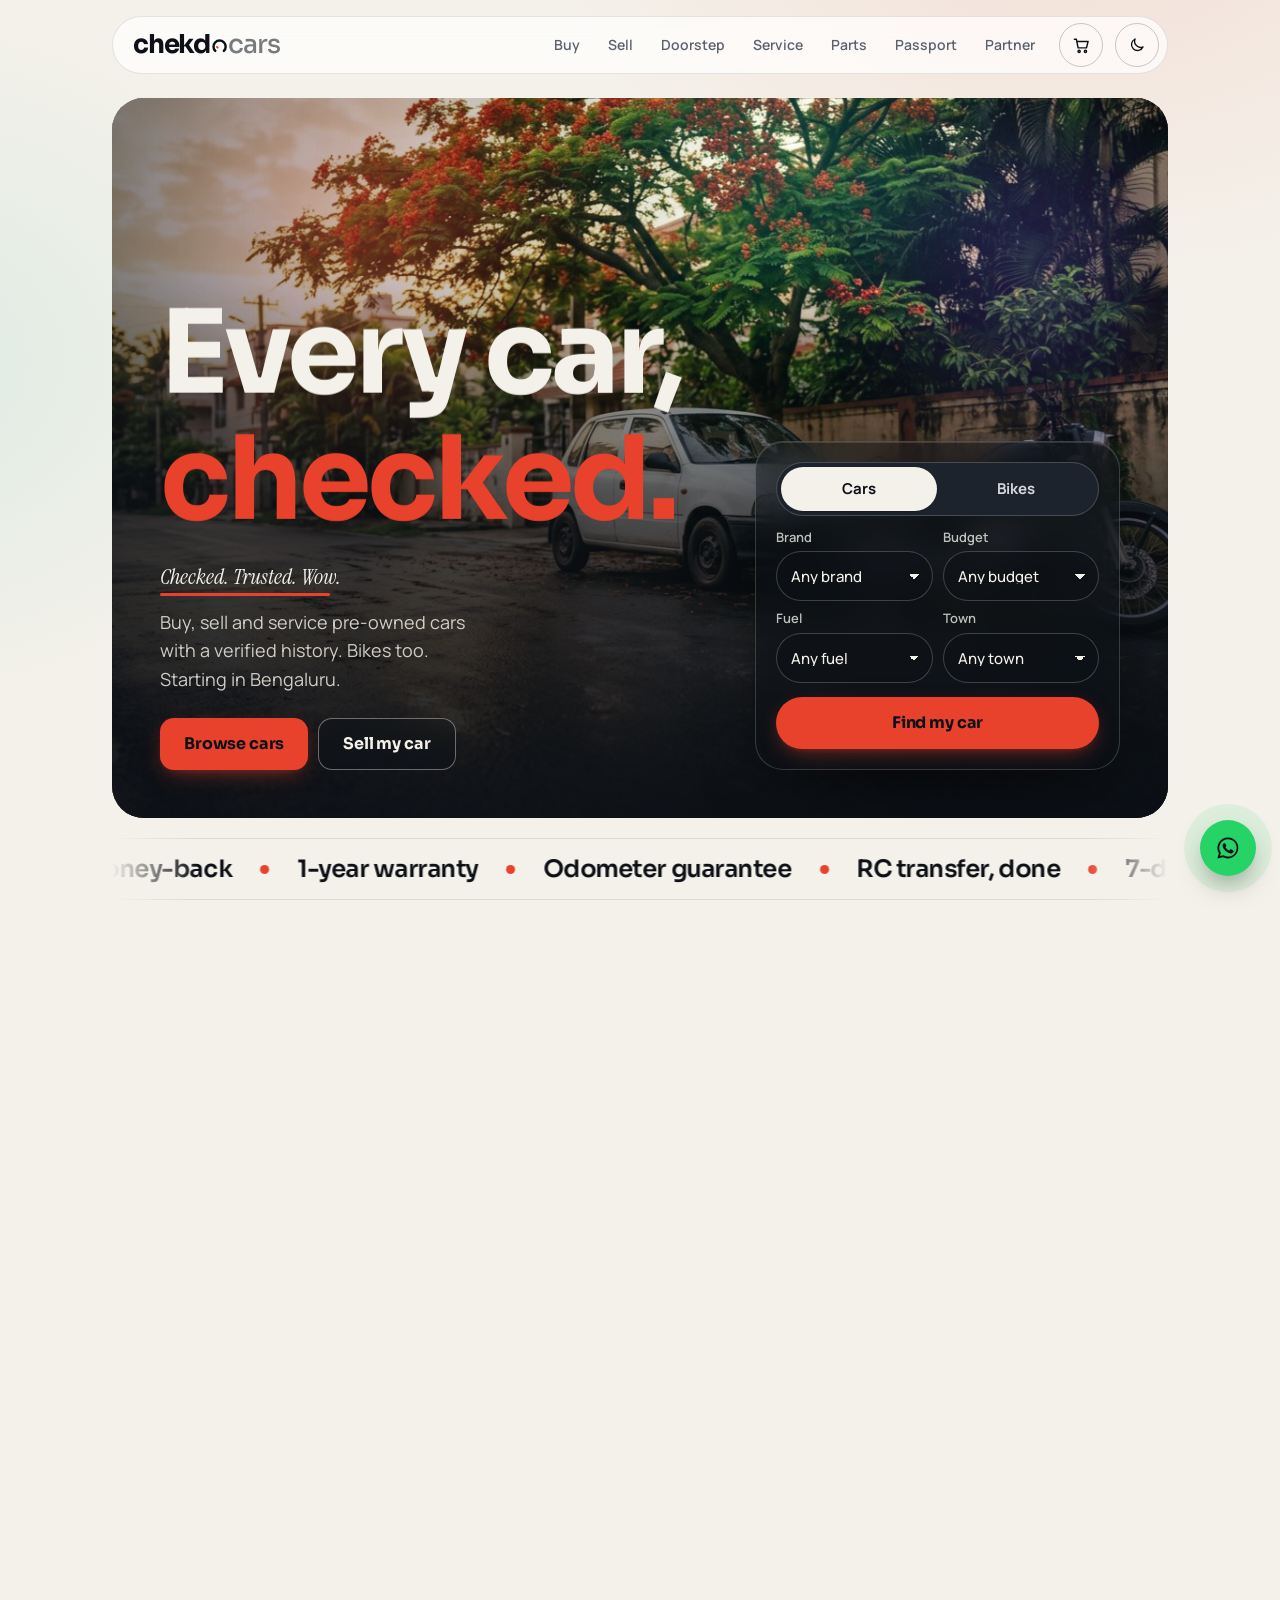
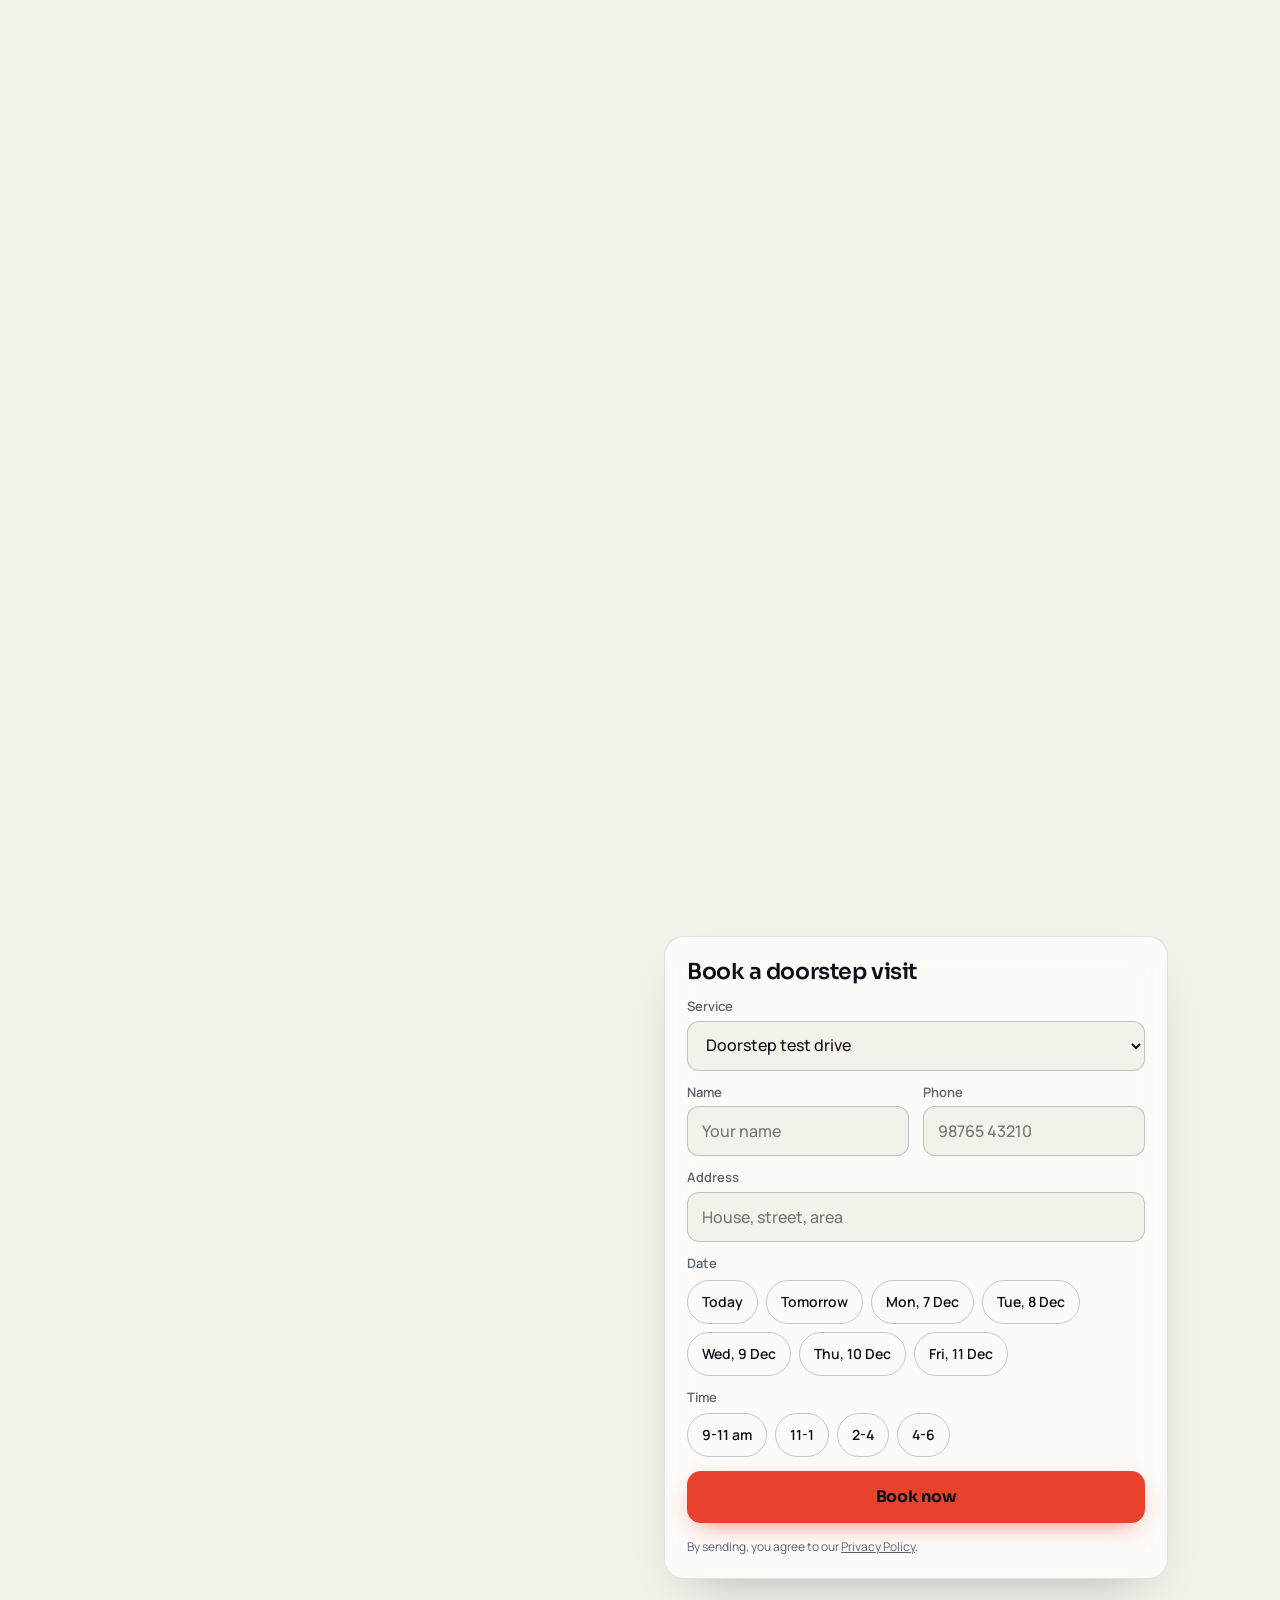
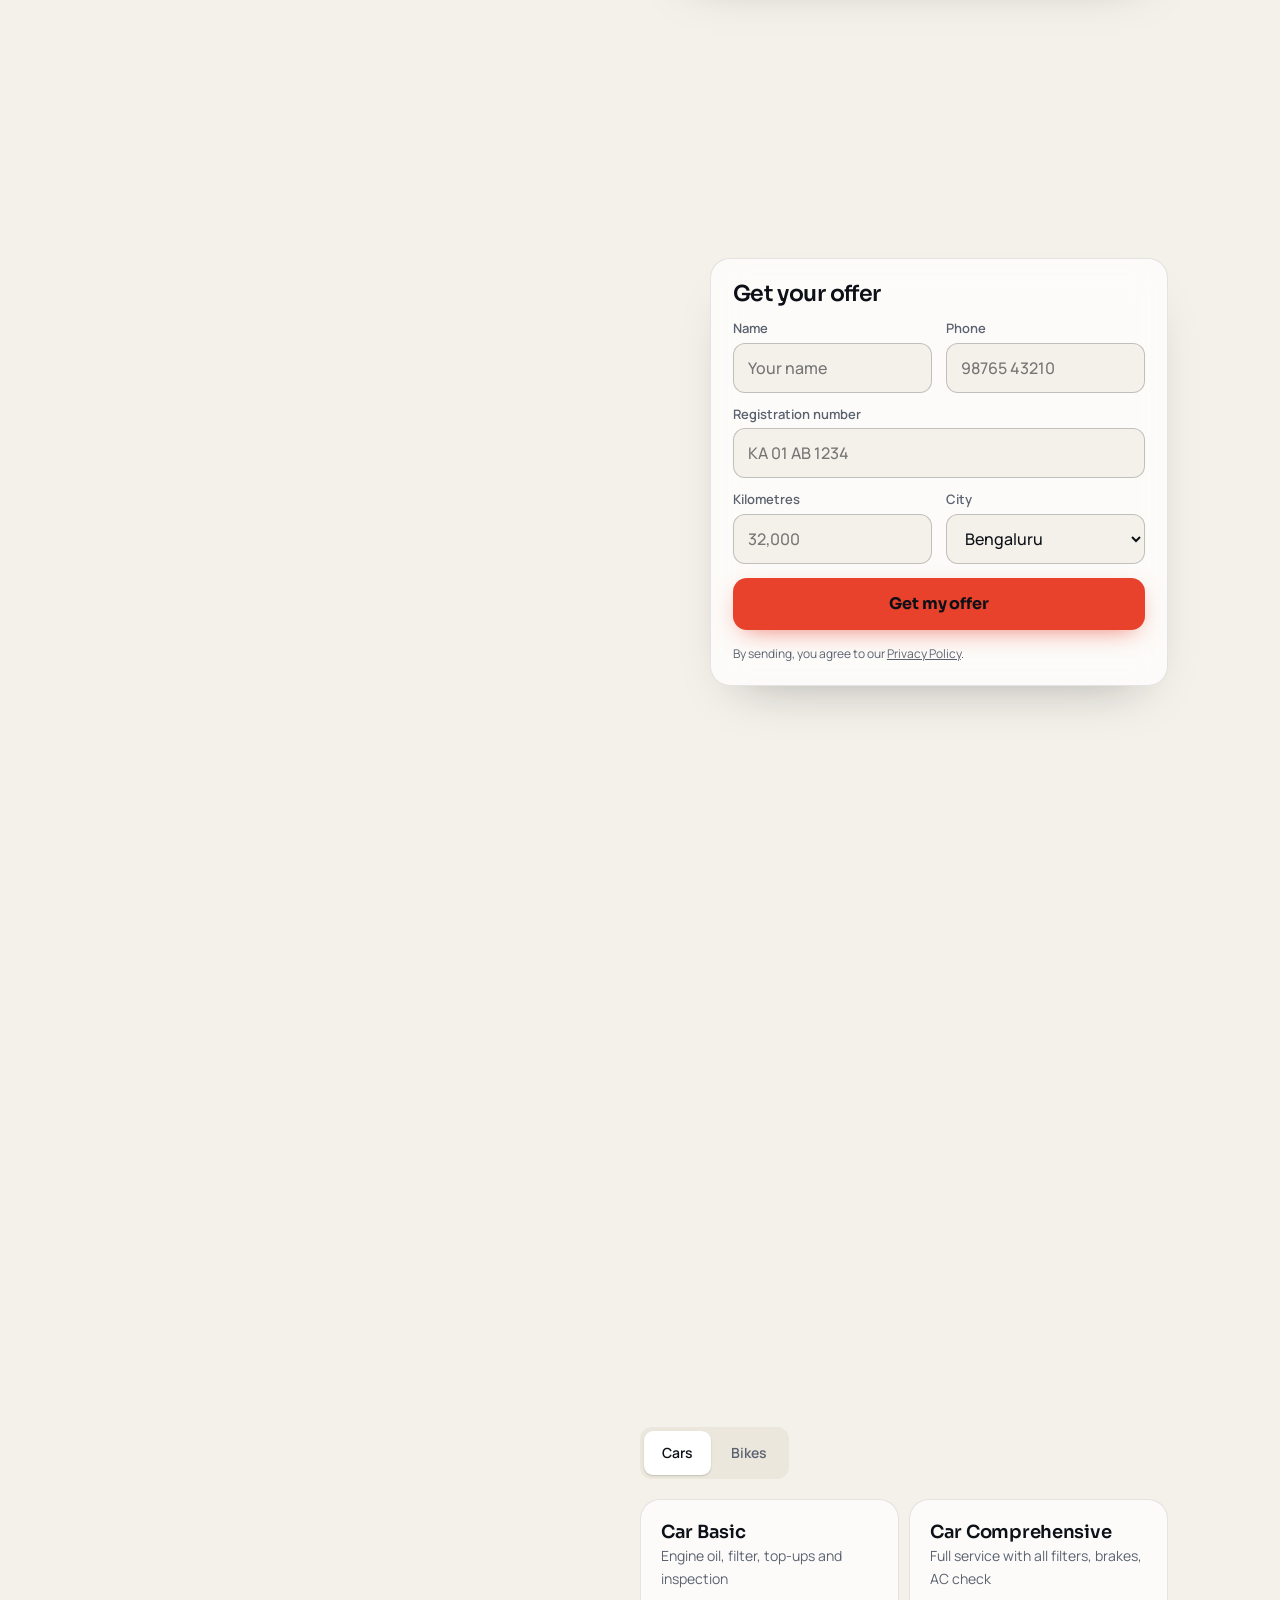
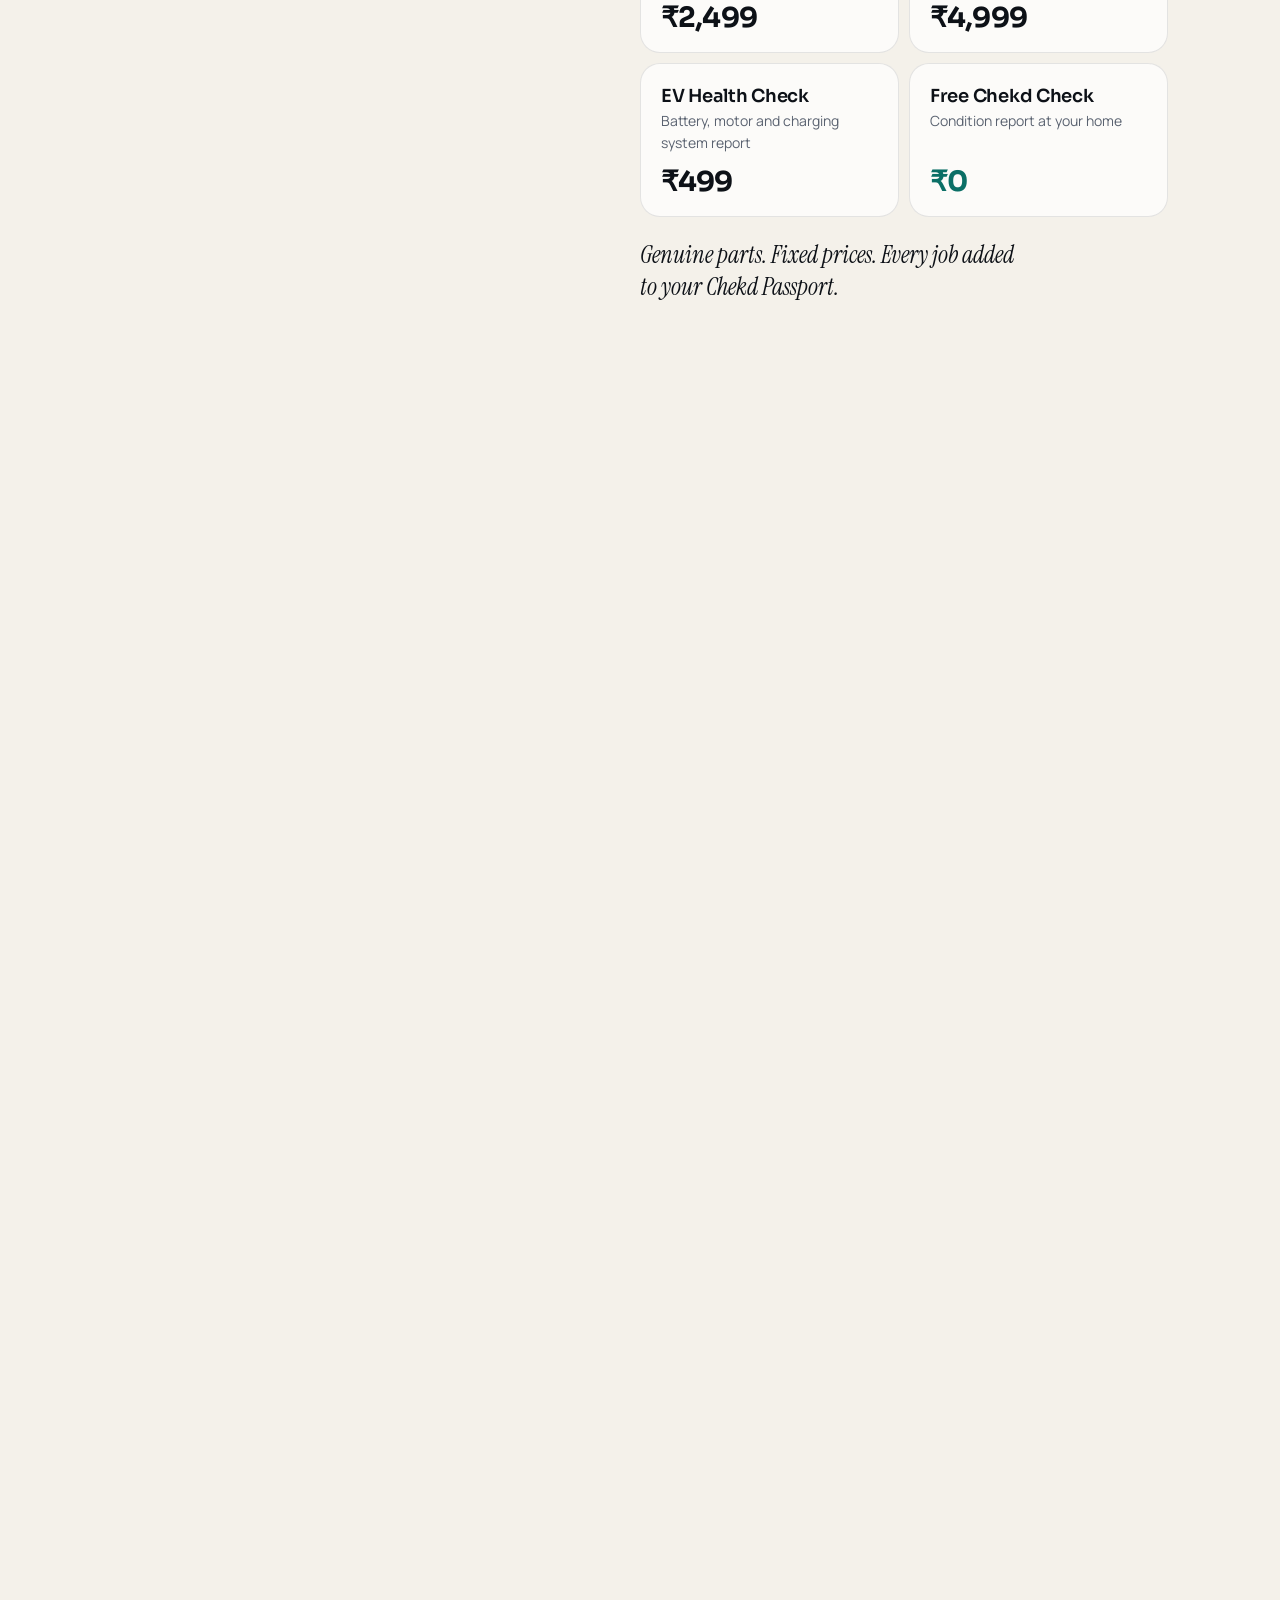
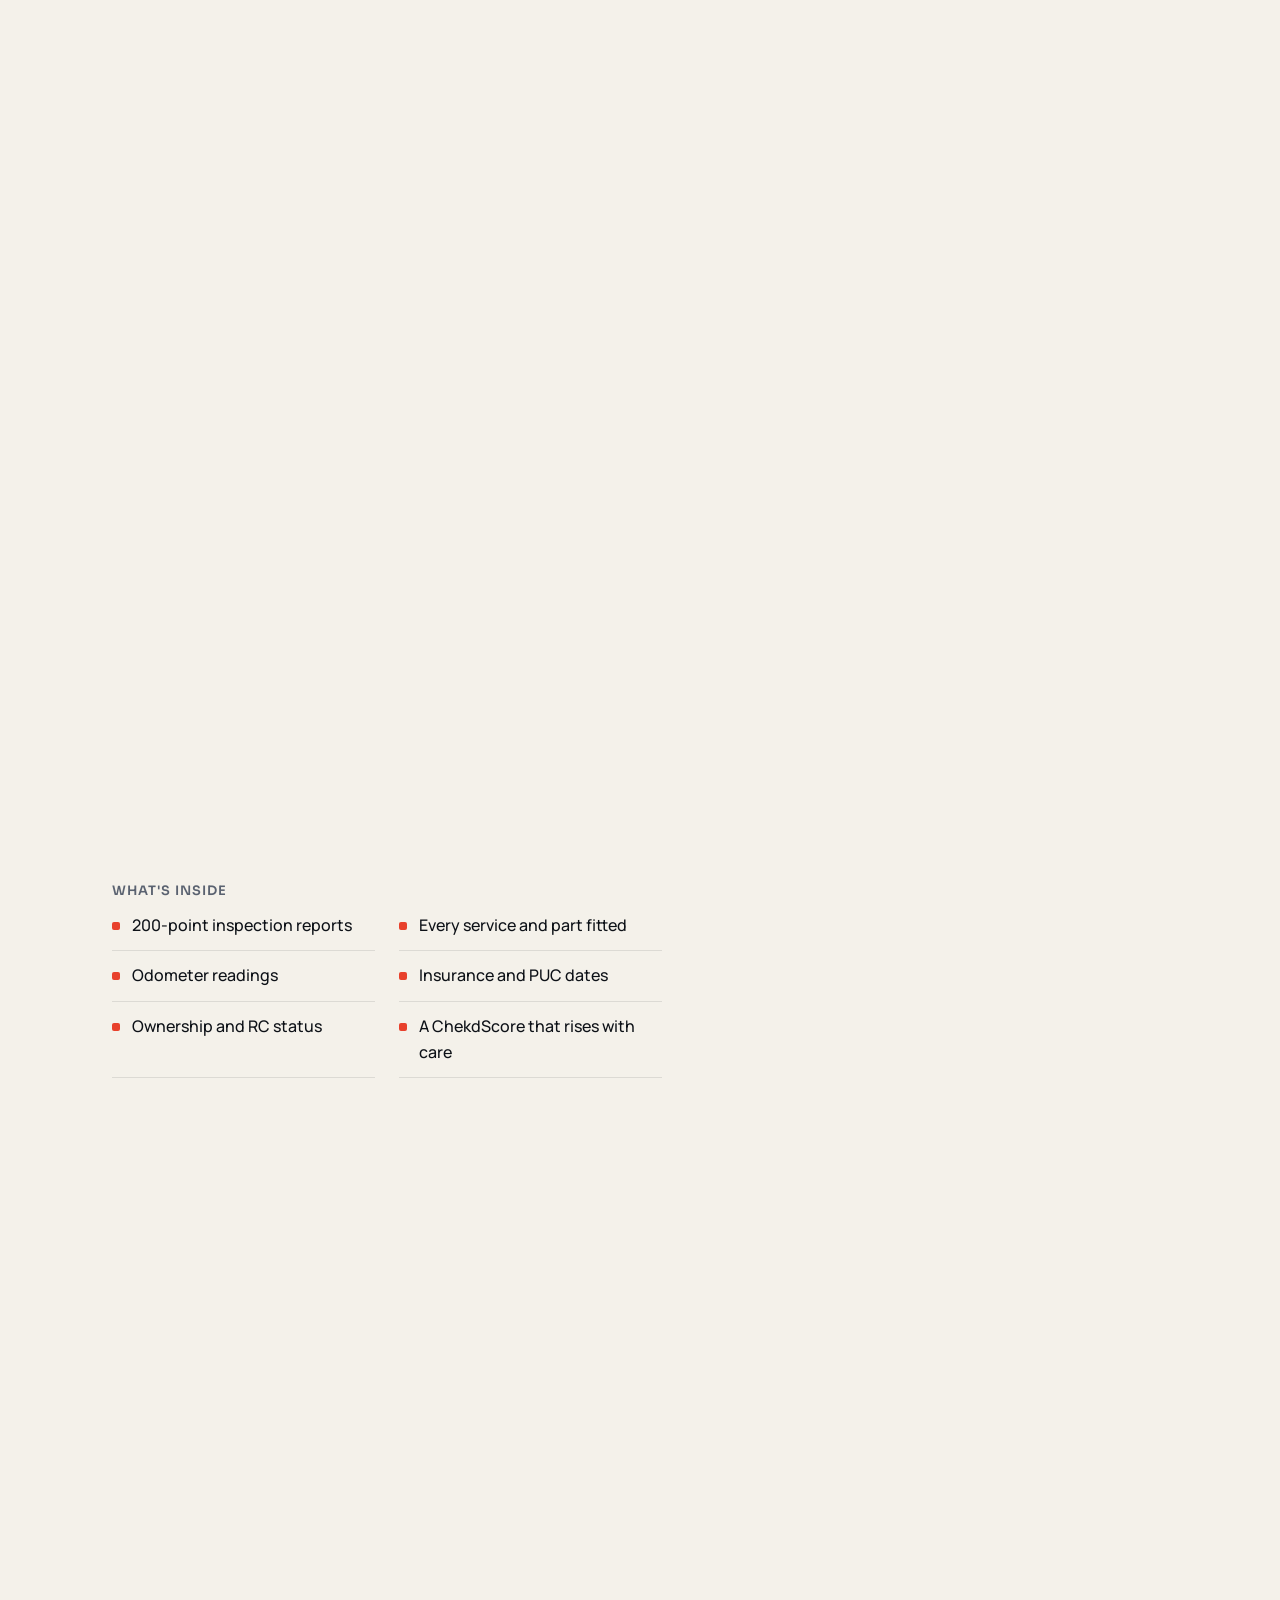
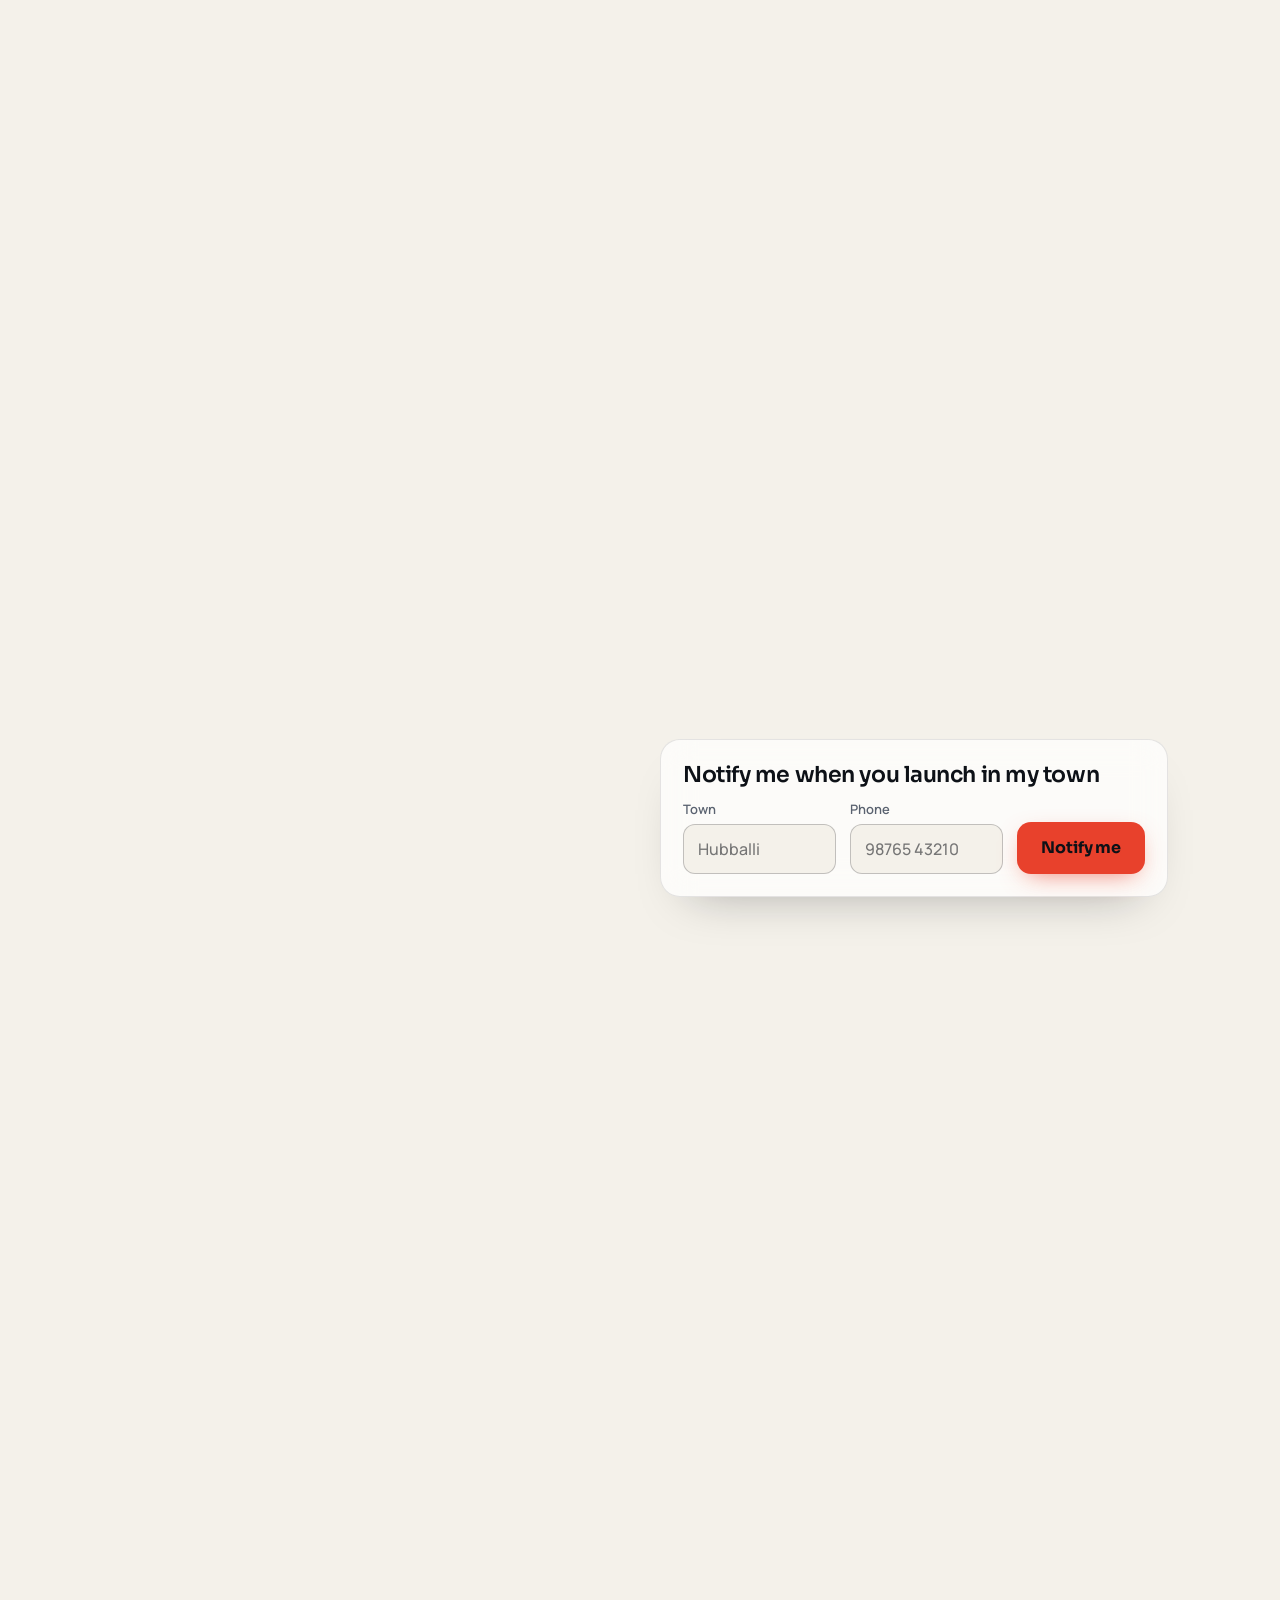
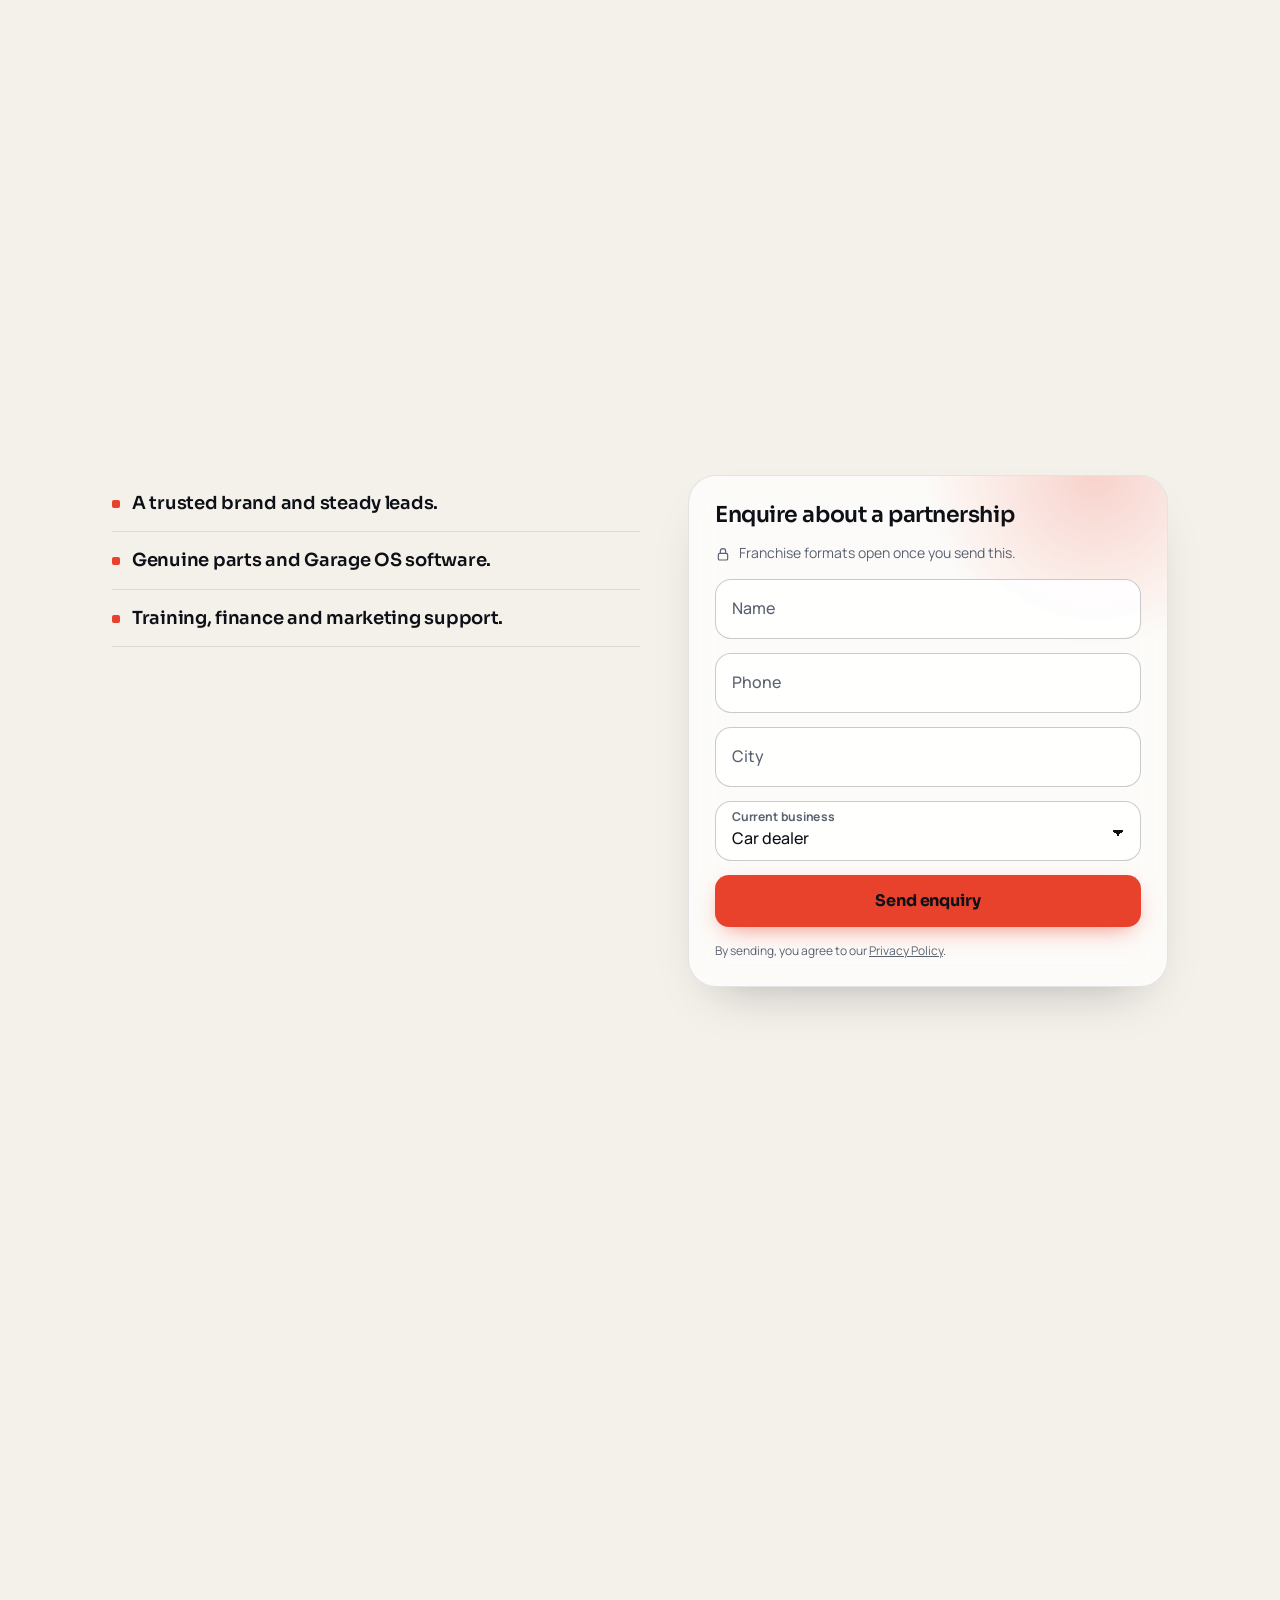
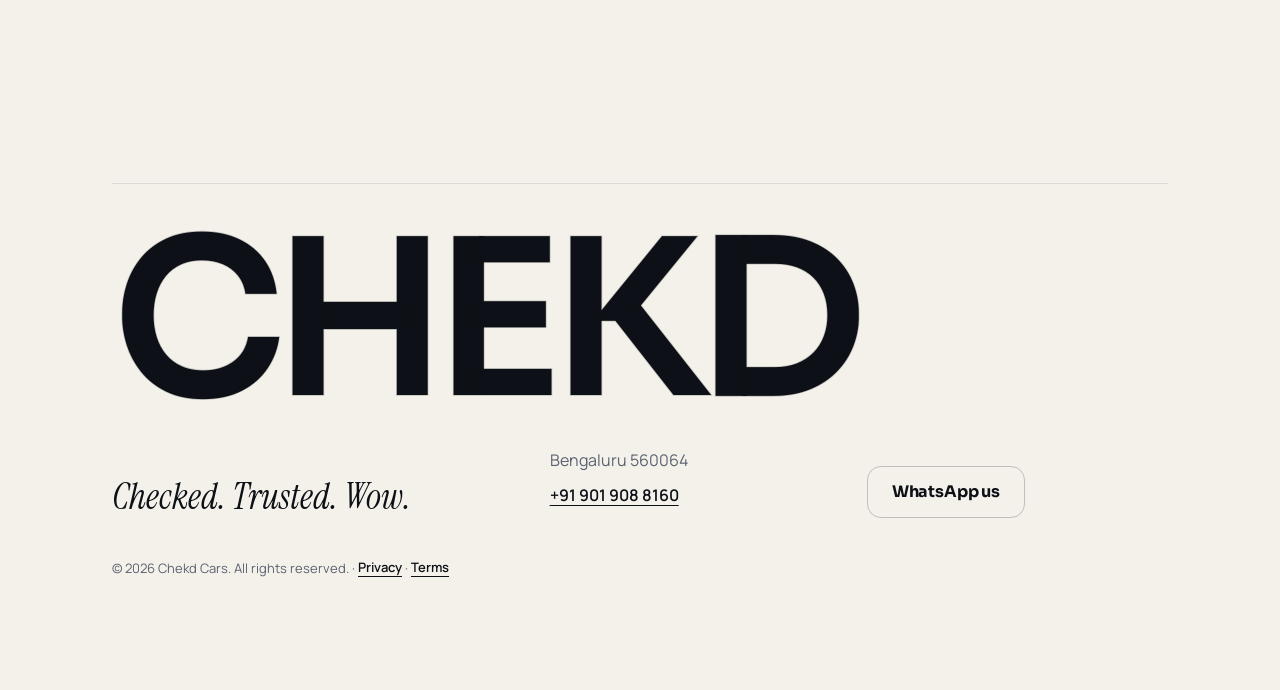
<file: index.html>
<!doctype html>
<html lang="en"><head><meta charset="utf-8"><meta http-equiv="refresh" content="0; url=web-app/"><title>Chekd Cars</title><link rel="canonical" href="web-app/"></head>
<body><p><a href="web-app/">Chekd Cars</a> · <a href="admin/">Admin</a></p></body></html>
</file>
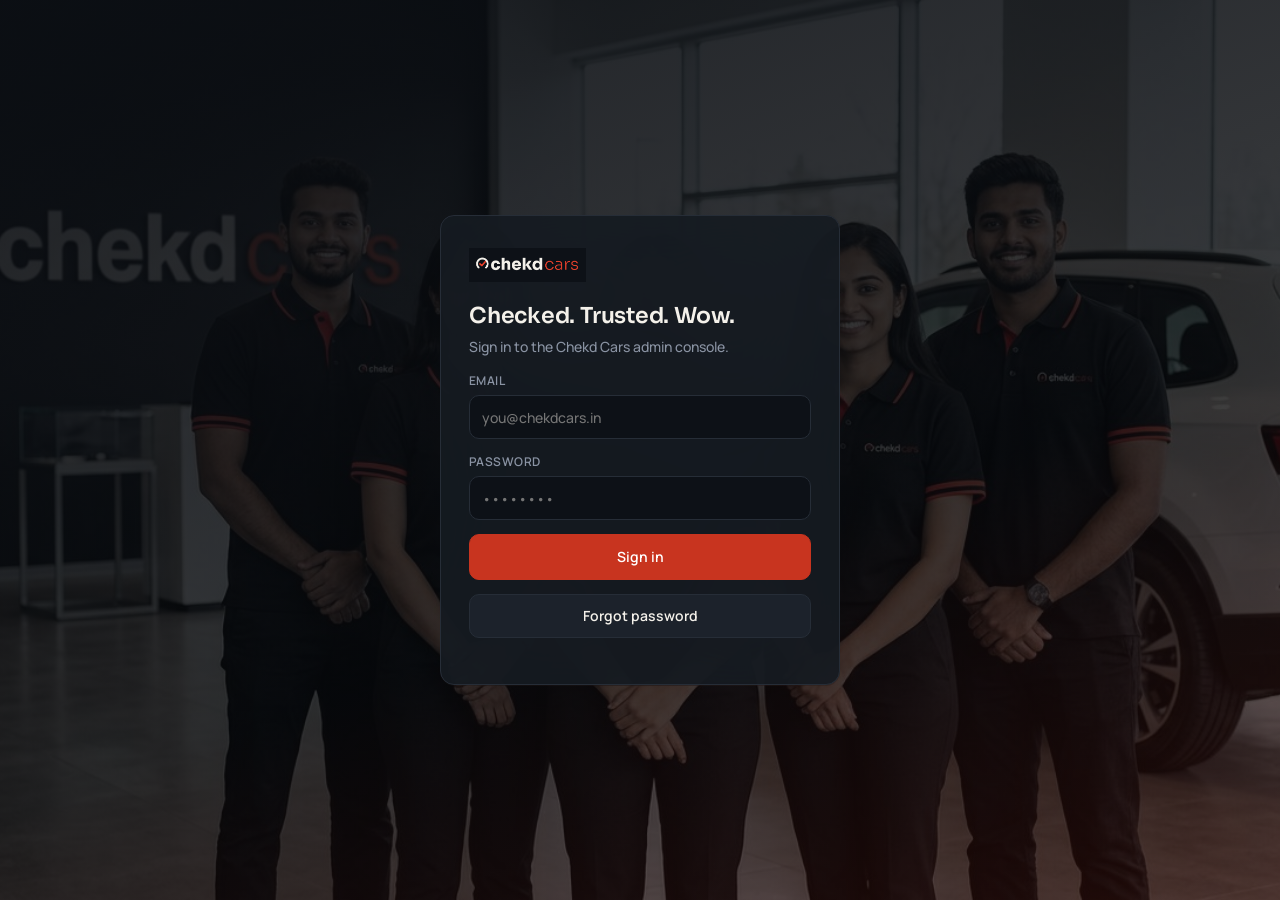
<file: admin/index.html>
<!doctype html>
<html lang="en" data-theme="dark">
  <head>
    <meta charset="utf-8" />
    <meta name="viewport" content="width=device-width, initial-scale=1" />
    <title>Chekd Cars Admin</title>
    <link rel="icon" type="image/png" href="icon_red.png" />
    <link rel="preconnect" href="https://fonts.googleapis.com" />
    <link rel="preconnect" href="https://fonts.gstatic.com" crossorigin />
    <link
      rel="stylesheet"
      href="https://fonts.googleapis.com/css2?family=Sora:wght@500;600;700&family=Manrope:wght@400;500;600;700&family=Geist+Mono:wght@400&display=swap"
    />
    <link rel="stylesheet" href="hark.css" />
    <link rel="stylesheet" href="hark-charts.css" />
    <style>
      /* Brand: Chekd Cars dark console. Tokens remapped once, used everywhere below. */
      :root, :root[data-theme] {
        color-scheme: dark;
        --x-bg: #0D1117; --x-panel: #161B22; --x-panel-2: #1C222B; --x-line: #262D37;
        --x-text: #F4F1EA; --x-muted: #8A93A3; --x-red: #E8412C; --x-teal: #12B5A6;
        --x-head: "Sora", var(--sans); --x-r: 14px;
        --sans: "Manrope", -apple-system, BlinkMacSystemFont, "Segoe UI", sans-serif;
        --text-primary: var(--x-text); --text-secondary: var(--x-muted);
        --fill-primary-on: var(--x-bg); --fill-tertiary: var(--x-panel);
        --fill-primary: var(--x-text); --text-primary-on: var(--x-bg);
        --stroke-primary: var(--x-line); --stroke-secondary: #1F252E;
        --chart-ink: var(--x-red); --chart-ink-2: var(--x-muted); --chart-ink-3: #8A93A355;
        --chart-grid: #F4F1EA12; --chart-reference: #F4F1EA24;
      }
      body { background: var(--x-bg); color: var(--x-text); font: 500 14px/1.45 var(--sans); }
      h1, h2, h3 { font-family: var(--x-head); font-weight: 600; letter-spacing: -0.01em; }
      button, input, select { font: inherit; color: inherit; }
      button { cursor: pointer; }
      :focus-visible { outline: 2px solid var(--x-red); }
      [hidden] { display: none !important; }

      /* Login */
      .x-login { position: fixed; inset: 0; display: grid; place-items: center; padding: 20px; z-index: 50; background: var(--x-bg); }
      .x-login__bg { position: absolute; inset: 0; width: 100%; height: 100%; object-fit: cover; filter: brightness(0.35) saturate(0.8); }
      .x-login::after { content: ""; position: absolute; inset: 0; background: linear-gradient(160deg, #0D1117cc, #0D111766 60%, #E8412C22); }
      .x-login__card { position: relative; z-index: 1; width: min(400px, 100%); padding: 32px 28px; background: #161B22e6; border: 1px solid var(--x-line); border-radius: var(--x-r); backdrop-filter: var(--hark-blur); display: grid; gap: 14px; }
      .x-login__card img { height: 34px; width: auto; margin-bottom: 4px; }
      .x-login__card h1 { font-size: 22px; }
      .x-login__card > p { color: var(--x-muted); margin-top: -8px; }
      .x-field { display: grid; gap: 6px; font-size: 12px; color: var(--x-muted); font-weight: 600; text-transform: uppercase; letter-spacing: 0.04em; }
      .x-input { height: 44px; padding: 0 12px; background: var(--x-bg); border: 1px solid var(--x-line); border-radius: 10px; text-transform: none; letter-spacing: 0; font-size: 14px; font-weight: 500; color: var(--x-text); width: 100%; }
      .x-input:focus { border-color: var(--x-red); outline: none; }
      .x-btn { height: 40px; padding: 0 16px; border-radius: 10px; border: 1px solid var(--x-line); background: var(--x-panel-2); font-weight: 600; display: inline-flex; align-items: center; justify-content: center; gap: 8px; text-decoration: none; white-space: nowrap; }
      .x-btn:hover { border-color: var(--x-muted); }
      .x-btn--primary { background: #C8341F; border-color: #C8341F; color: #fff; }
      .x-btn--primary:hover { background: #B02E1B; border-color: #B02E1B; }
      .x-btn--teal { background: var(--x-teal); border-color: var(--x-teal); color: #06201d; }
      .x-btn--lg { height: 46px; }
      .x-fine { font-size: 12px; color: var(--x-muted); }

      /* Shell */
      .x-app { display: grid; grid-template-columns: 232px 1fr; min-height: 100vh; }
      .x-side { position: sticky; top: 0; height: 100vh; background: var(--x-panel); border-right: 1px solid var(--x-line); padding: 20px 12px; display: flex; flex-direction: column; gap: 18px; overflow-y: auto; z-index: 40; }
      .x-side__logo { height: 28px; width: auto; margin: 0 10px 6px; }
      .x-nav { display: grid; gap: 2px; }
      .x-nav a { display: flex; align-items: center; gap: 10px; min-height: 40px; padding: 0 12px; border-radius: 10px; color: var(--x-muted); text-decoration: none; font-weight: 600; }
      .x-nav a::before { content: ""; width: 6px; height: 6px; border-radius: 50%; background: currentColor; opacity: 0.5; }
      .x-nav a:hover { background: var(--x-panel-2); color: var(--x-text); }
      .x-nav a[aria-current] { background: #E8412C1f; color: var(--x-text); }
      .x-nav a[aria-current]::before { background: var(--x-red); opacity: 1; }
      .x-side__foot { margin-top: auto; padding: 12px; border: 1px solid var(--x-line); border-radius: var(--x-r); font-size: 12px; color: var(--x-muted); }
      .x-side__foot b { display: block; color: var(--x-text); font-size: 13px; }
      .x-main { min-width: 0; display: flex; flex-direction: column; }
      .x-top { position: sticky; top: 0; z-index: 30; display: flex; align-items: center; gap: 10px; padding: 12px 24px; background: #0D1117e6; backdrop-filter: blur(12px); border-bottom: 1px solid var(--x-line); }
      .x-top .x-search { flex: 1; max-width: 420px; height: 40px; }
      .x-top select.x-input { width: auto; height: 40px; }
      .x-menu { display: none; width: 40px; padding: 0; }
      .x-spacer { flex: 1; }
      .x-bell { position: relative; width: 40px; padding: 0; }
      .x-bell span { position: absolute; top: -4px; right: -4px; min-width: 18px; height: 18px; padding: 0 5px; border-radius: 9px; background: var(--x-red); color: #fff; font-size: 11px; font-weight: 700; line-height: 18px; }
      .x-avatar { width: 40px; height: 40px; border-radius: 50%; background: var(--x-teal); color: #06201d; font-weight: 700; display: grid; place-items: center; flex: none; }
      .x-demo { padding: 4px 10px; border-radius: var(--r-pill); border: 1px solid #E8412C66; color: #FF8A78; font-size: 12px; font-weight: 700; white-space: nowrap; }
      .x-who { font-size: 12px; color: var(--x-muted); font-weight: 600; max-width: 200px; overflow: hidden; text-overflow: ellipsis; white-space: nowrap; }
      .x-spin { width: 18px; height: 18px; border-radius: 50%; border: 2px solid var(--x-line); border-top-color: var(--x-red); animation: x-spin 0.8s linear infinite; flex: none; }
      .x-loading { display: flex; align-items: center; justify-content: center; gap: 12px; padding: 48px; color: var(--x-muted); }
      @keyframes x-spin { to { transform: rotate(360deg); } }
      @media (prefers-reduced-motion: reduce) { .x-spin { animation-duration: 2.4s; } }
      .x-toast.is-error { background: var(--x-red); color: #fff; }
      .x-row { display: flex; gap: 10px; flex-wrap: wrap; }
      .x-row .x-btn { flex: 1; height: var(--tap); }
      .x-empty-card { display: flex; align-items: center; justify-content: space-between; gap: 12px; flex-wrap: wrap; border-style: dashed; }
      .x-card h2 .x-demo { margin-left: 8px; vertical-align: middle; font-family: var(--sans); }
      .x-view { padding: 24px; display: grid; gap: 20px; align-content: start; }
      .x-scrim { position: fixed; inset: 0; background: #0008; z-index: 35; }

      /* Content */
      .x-title { display: flex; align-items: end; justify-content: space-between; gap: 12px; flex-wrap: wrap; }
      .x-title h1 { font-size: 24px; }
      .x-title p { color: var(--x-muted); }
      .x-card { background: var(--x-panel); border: 1px solid var(--x-line); border-radius: var(--x-r); padding: 18px; min-width: 0; }
      .x-card h2 { font-size: 15px; margin-bottom: 4px; }
      .x-card h2 + p { color: var(--x-muted); font-size: 12px; margin-bottom: 14px; }
      .x-kpis { display: grid; grid-template-columns: repeat(auto-fill, minmax(170px, 1fr)); gap: 12px; }
      .x-kpi { display: grid; gap: 6px; }
      .x-kpi__label { color: var(--x-muted); font-size: 12px; font-weight: 600; }
      .x-kpi__fig { font: 600 26px/1.1 var(--x-head); }
      .x-up { color: var(--x-teal); font-size: 12px; font-weight: 700; }
      .x-grid { display: grid; grid-template-columns: 1.4fr 1fr; gap: 12px; }
      .x-list { list-style: none; margin: 0; padding: 0; }
      .x-list li { display: grid; grid-template-columns: 56px 1fr auto; gap: 12px; align-items: center; padding: 12px 0; border-top: 1px solid var(--x-line); }
      .x-list li:first-child { border-top: 0; }
      .x-list time { font: 600 13px var(--x-head); }
      .x-list small { display: block; color: var(--x-muted); }

      .x-tools { display: flex; gap: 10px; flex-wrap: wrap; }
      .x-tools .x-input { width: auto; height: 40px; }
      .x-tools .x-input[type="search"] { flex: 1; min-width: 180px; }
      .x-tablewrap { overflow-x: auto; padding: 0; }
      .x-table { width: 100%; border-collapse: collapse; font-size: 13px; white-space: nowrap; }
      .x-table th, .x-table td { padding: 12px 14px; text-align: left; border-bottom: 1px solid var(--x-line); }
      .x-table thead th { color: var(--x-muted); font-size: 12px; font-weight: 600; text-transform: uppercase; letter-spacing: 0.04em; background: var(--x-panel-2); }
      .x-table tbody tr:last-child td { border-bottom: 0; }
      .x-table tbody tr.x-click { cursor: pointer; }
      .x-table tbody tr.x-click:hover { background: var(--x-panel-2); }
      .x-table td small { display: block; color: var(--x-muted); font-size: 12px; }
      .x-table .x-num { font-variant-numeric: tabular-nums; }
      .x-empty { padding: 28px; text-align: center; color: var(--x-muted); }

      .x-pill { display: inline-flex; align-items: center; gap: 6px; padding: 3px 10px; border-radius: var(--r-pill); font-size: 12px; font-weight: 700; border: 1px solid var(--x-line); color: var(--x-text); }
      .x-pill::before { content: ""; width: 6px; height: 6px; border-radius: 50%; background: var(--x-muted); }
      .x-pill--red { border-color: #E8412C66; color: #FF8A78; } .x-pill--red::before { background: var(--x-red); }
      .x-pill--teal { border-color: #12B5A666; color: #4FD6C9; } .x-pill--teal::before { background: var(--x-teal); }
      .x-pill--warm::before { background: #E8A92C; }
      .x-pill--dim { color: var(--x-muted); }
      .x-score { display: inline-grid; place-items: center; min-width: 40px; height: 26px; border-radius: 8px; font-weight: 700; font-size: 12px; background: var(--x-panel-2); border: 1px solid var(--x-line); }
      .x-score--hi { background: #12B5A626; border-color: #12B5A666; color: #4FD6C9; }
      .x-score--lo { background: #E8412C1f; border-color: #E8412C66; color: #FF8A78; }

      /* Customers timeline, settings tabs, toggles, matrix */
      .x-tl { list-style: none; margin: 0; padding: 0; }
      .x-tl li { position: relative; margin-left: 5px; padding: 0 0 16px 20px; border-left: 1px solid var(--x-line); }
      .x-tl li:last-child { border-left-color: transparent; padding-bottom: 0; }
      .x-tl li::before { content: ""; position: absolute; left: -6px; top: 3px; width: 11px; height: 11px; border-radius: 50%; background: var(--x-panel); border: 2px solid var(--x-muted); }
      .x-tl li:first-child::before { border-color: var(--x-red); background: var(--x-red); }
      .x-tl time { display: block; font-size: 12px; font-weight: 600; color: var(--x-muted); }
      .x-drawer h3 { font-size: 13px; color: var(--x-muted); text-transform: uppercase; letter-spacing: 0.04em; }
      .x-chip[aria-selected="true"] { background: #E8412C1f; border-color: #E8412C66; color: var(--x-text); }
      .x-form { display: grid; grid-template-columns: repeat(auto-fill, minmax(240px, 1fr)); gap: 14px; }
      .x-toggles { list-style: none; margin: 0; padding: 0; }
      .x-toggles li { display: flex; justify-content: space-between; align-items: center; gap: 12px; min-height: 56px; padding: 8px 0; border-top: 1px solid var(--x-line); }
      .x-toggles li:first-child { border-top: 0; }
      .x-toggles small { display: block; color: var(--x-muted); font-size: 12px; }
      .x-check { width: 20px; height: 20px; margin: 0; accent-color: var(--x-red); cursor: pointer; vertical-align: middle; }
      .x-table td.x-c, .x-table th.x-c { text-align: center; }

      /* Slim banner, chips, schedule, jobs, inspection, switch */
      .x-banner { position: relative; min-height: 120px; border-radius: var(--x-r); overflow: hidden; border: 1px solid var(--x-line); display: flex; }
      .x-banner img { position: absolute; inset: 0; width: 100%; height: 100%; object-fit: cover; filter: brightness(0.4) saturate(0.85); }
      .x-banner > div { position: relative; flex: 1; display: flex; align-items: end; justify-content: space-between; gap: 12px; flex-wrap: wrap; padding: 18px; background: linear-gradient(90deg, #0D1117cc, transparent 70%); }
      .x-banner h1 { font-size: 24px; }
      .x-banner p { color: #F4F1EAcc; }
      .x-chips { display: flex; gap: 8px; flex-wrap: wrap; }
      .x-chip { height: 40px; padding: 0 14px; border-radius: var(--r-pill); border: 1px solid var(--x-line); background: var(--x-panel); color: var(--x-muted); font-weight: 600; }
      .x-chip[aria-pressed="true"] { background: #E8412C1f; border-color: #E8412C66; color: var(--x-text); }
      .x-slots { list-style: none; margin: 0; padding: 0; }
      .x-slots > li { display: grid; grid-template-columns: 56px 1fr; gap: 12px; padding: 10px 0; border-top: 1px solid var(--x-line); }
      .x-slots > li:first-child { border-top: 0; }
      .x-slots time { font: 600 13px var(--x-head); padding-top: 10px; }
      .x-slots .x-fine { padding-top: 10px; }
      .x-task { display: grid; grid-template-columns: 1fr 160px; gap: 12px; align-items: center; padding: 10px 12px; border-radius: 10px; background: var(--x-panel-2); }
      .x-task + .x-task { margin-top: 6px; }
      .x-task small { display: block; color: var(--x-muted); }
      .x-task select { height: 40px; }
      .x-task select[data-s="On the way"] { border-color: #E8A92C99; }
      .x-task select[data-s="Done"] { border-color: #12B5A699; color: #4FD6C9; }
      .x-jobs { display: grid; grid-template-columns: repeat(auto-fill, minmax(280px, 1fr)); gap: 12px; }
      .x-job { display: grid; gap: 12px; align-content: start; }
      .x-job__head { display: flex; justify-content: space-between; gap: 8px; align-items: start; }
      .x-reg { font: 400 12px "Geist Mono", monospace; padding: 2px 8px; border-radius: 6px; border: 1px solid var(--x-line); white-space: nowrap; }
      .x-job .x-dl { grid-template-columns: 80px 1fr; font-size: 13px; gap: 6px 10px; }
      .x-stage { display: grid; grid-template-columns: repeat(6, 1fr); gap: 4px; }
      .x-stage span { height: 6px; border-radius: 3px; background: var(--x-line); }
      .x-stage span.on { background: var(--x-red); }
      .x-stage.is-done span { background: var(--x-teal); }
      .x-insp { display: grid; gap: 16px; }
      .x-insp__head { display: flex; justify-content: space-between; gap: 12px; align-items: start; flex-wrap: wrap; }
      .x-insp__score { text-align: right; }
      .x-insp__score span { display: block; color: var(--x-muted); font-size: 12px; font-weight: 600; }
      .x-insp__score b { font: 600 40px/1 var(--x-head); color: #4FD6C9; }
      .x-mix { display: flex; width: 140px; height: 6px; border-radius: 3px; overflow: hidden; background: var(--x-line); }
      .x-mix i:nth-child(1) { background: var(--x-teal); } .x-mix i:nth-child(2) { background: #E8A92C; } .x-mix i:nth-child(3) { background: var(--x-red); }
      .x-switch { position: relative; display: inline-block; width: 44px; height: 26px; vertical-align: middle; }
      .x-switch input { position: absolute; inset: 0; margin: 0; opacity: 0; cursor: pointer; }
      .x-switch span { position: absolute; inset: 0; border-radius: 13px; background: var(--x-line); pointer-events: none; transition: background var(--dur-quick) var(--ease-out); }
      .x-switch span::after { content: ""; position: absolute; top: 3px; left: 3px; width: 20px; height: 20px; border-radius: 50%; background: var(--x-muted); transition: transform var(--dur-quick) var(--ease-out); }
      .x-switch input:checked + span { background: var(--x-teal); }
      .x-switch input:checked + span::after { transform: translateX(18px); background: #fff; }
      .x-switch input:focus-visible + span { outline: 2px solid var(--x-red); }
      .x-table tr.is-off td:not(:last-child) { opacity: 0.45; }
      @media (max-width: 600px) { .x-task { grid-template-columns: 1fr; } }

      /* Parts orders, kanban, notes */
      .x-task select[data-s="Shipped"] { border-color: #E8A92C99; }
      .x-task select[data-s="Delivered"] { border-color: #12B5A699; color: #4FD6C9; }
      .x-stock { display: inline-flex; align-items: center; gap: 8px; }
      .x-kanban { display: grid; grid-template-columns: repeat(5, minmax(220px, 1fr)); gap: 12px; overflow-x: auto; padding-bottom: 4px; }
      .x-col { background: var(--x-panel); border: 1px solid var(--x-line); border-radius: var(--x-r); padding: 12px; display: grid; gap: 8px; align-content: start; min-height: 220px; }
      .x-col__head { display: flex; justify-content: space-between; align-items: center; padding: 2px 4px 6px; }
      .x-col__head h2 { font-size: 13px; }
      .x-col__head span { min-width: 24px; height: 22px; padding: 0 7px; border-radius: 11px; background: var(--x-panel-2); border: 1px solid var(--x-line); font-size: 12px; font-weight: 700; display: grid; place-items: center; }
      .x-kcard { background: var(--x-panel-2); border: 1px solid var(--x-line); border-radius: 10px; padding: 12px; display: grid; gap: 8px; cursor: pointer; }
      .x-kcard:hover { border-color: var(--x-muted); }
      .x-kcard__name { background: none; border: 0; padding: 0; text-align: left; font: 600 14px var(--x-head); color: var(--x-text); }
      textarea.x-input { height: auto; min-height: 110px; padding: 10px 12px; resize: vertical; line-height: 1.45; }

      /* Drawer, modal, toast */
      .x-drawer { position: fixed; top: 0; right: 0; bottom: 0; width: min(420px, 100%); background: var(--x-panel); border-left: 1px solid var(--x-line); z-index: 60; padding: 22px; display: flex; flex-direction: column; gap: 18px; overflow-y: auto; box-shadow: -20px 0 60px #0008; }
      .x-drawer__head { display: flex; justify-content: space-between; align-items: start; gap: 12px; }
      .x-drawer__head h2 { font-size: 20px; }
      .x-close { width: 40px; height: 40px; padding: 0; flex: none; }
      .x-dl { display: grid; grid-template-columns: 110px 1fr; gap: 10px 12px; margin: 0; }
      .x-dl dt { color: var(--x-muted); font-size: 12px; font-weight: 600; }
      .x-dl dd { margin: 0; }
      .x-overlay { position: fixed; inset: 0; background: #000a; z-index: 55; }
      .x-modal { position: fixed; z-index: 60; inset: 0; display: grid; place-items: center; padding: 16px; pointer-events: none; }
      .x-modal form { pointer-events: auto; width: min(520px, 100%); max-height: 100%; overflow-y: auto; background: var(--x-panel); border: 1px solid var(--x-line); border-radius: var(--x-r); padding: 22px; display: grid; grid-template-columns: 1fr 1fr; gap: 14px; }
      .x-modal .x-full { grid-column: 1 / -1; }
      .x-modal__foot { display: flex; justify-content: end; gap: 10px; }
      .x-toast { position: fixed; bottom: 20px; left: 50%; transform: translateX(-50%); z-index: 70; padding: 12px 16px; border-radius: 12px; background: var(--x-teal); color: #06201d; font-weight: 700; box-shadow: var(--hark-shadow); }

      @media (max-width: 1000px) { .x-grid { grid-template-columns: 1fr; } }
      @media (max-width: 820px) {
        .x-app { grid-template-columns: 1fr; }
        .x-side { position: fixed; left: 0; top: 0; width: 260px; transform: translateX(-100%); transition: transform var(--dur-quick) var(--ease-out); }
        .x-app.is-open .x-side { transform: none; }
        .x-menu { display: inline-flex; }
        .x-top { padding: 10px 14px; flex-wrap: wrap; }
        .x-top .x-search { order: 9; flex-basis: 100%; max-width: none; }
        .x-view { padding: 16px 14px; }
        .x-modal form { grid-template-columns: 1fr; }
      }
      @media (max-width: 420px) { .x-who { display: none; } }
    </style>
  </head>
  <body>
    <div class="page" id="top">
      <!-- Login -->
      <section class="x-login" id="login" aria-label="Sign in">
        <img class="x-login__bg" src="team.jpg" alt="" />
        <form class="x-login__card" id="login-form">
          <img src="logo_dark.png" alt="Chekd Cars" />
          <h1>Checked. Trusted. Wow.</h1>
          <p>Sign in to the Chekd Cars admin console.</p>
          <label class="x-field">Email<input class="x-input" type="email" name="email" placeholder="you@chekdcars.in" autocomplete="username" /></label>
          <label class="x-field">Password<input class="x-input" type="password" name="password" placeholder="••••••••" autocomplete="current-password" /></label>
          <button class="x-btn x-btn--primary x-btn--lg" type="submit" id="login-go">Sign in</button>
          <div class="x-row">
                        <button class="x-btn" type="button" id="login-forgot">Forgot password</button>
          </div>
          <p class="x-fine" id="login-msg" role="status" aria-live="polite"></p>
        </form>
      </section>

      <!-- App -->
      <div class="x-app" id="app" hidden>
        <aside class="x-side" id="side" aria-label="Main navigation">
          <img class="x-side__logo" src="logo_dark.png" alt="Chekd Cars" />
          <nav class="x-nav" id="nav"></nav>
          <div class="x-side__foot"><b id="who-role">Super Admin</b>Bengaluru HQ</div>
        </aside>
        <div class="x-scrim" id="scrim" hidden></div>
        <div class="x-main">
          <header class="x-top">
            <button class="x-btn x-menu" id="menu" aria-label="Open menu" aria-expanded="false">☰</button>
            <input class="x-input x-search" id="q" type="search" placeholder="Search leads, cars, customers…" aria-label="Search" />
            <span class="x-spacer"></span>
            <select class="x-input" id="town" aria-label="Town">
              <option>All towns</option><option>Bengaluru</option><option>Belagavi</option><option>Hubballi</option><option>Mysuru</option><option>Mangaluru</option>
            </select>
            <span class="x-spin" id="busy" role="status" aria-label="Saving" hidden></span>
            <button class="x-btn x-bell" aria-label="Notifications, 5 new">🔔<span>5</span></button>
            <span class="x-who" id="who-email"></span>
            <div class="x-avatar" id="avatar" title="Signed in">SA</div>
            <button class="x-btn" id="signout">Sign out</button>
          </header>
          <main class="x-view" id="view"></main>
          <div id="banners" hidden>
            <img data-b="doorstep" src="doorstep.jpg" alt="" />
            <img data-b="service" src="garage.jpg" alt="" />
            <img data-b="staff" src="team.jpg" alt="" />
          </div>
        </div>
      </div>
      <div id="layer"></div>
    </div>

    <script src="hark.js"></script>
    <script src="chart.js"></script>
    <script src="datalabels.js"></script>
    <script src="hark-charts.js"></script>
    <script>
      /* ---------- State (in memory only) ---------- */
      const S = {
        role: "Super Admin", town: "All towns", q: "", status: "All",
        captains: ["Arjun Rao", "Meera Iyer", "Kiran Gowda", "Sneha Shetty"],
        leads: [
          { id: 1, name: "Rahul Sharma", phone: "+91 98450 11234", type: "Buy", car: "Hyundai Creta", source: "Website", area: "Whitefield", town: "Bengaluru", status: "New", captain: "Arjun Rao", date: "Today, 9:40 AM" },
          { id: 2, name: "Priya Nair", phone: "+91 99001 22345", type: "Sell", car: "Maruti Swift", source: "WhatsApp", area: "Koramangala", town: "Bengaluru", status: "Contacted", captain: "Meera Iyer", date: "Today, 8:15 AM" },
          { id: 3, name: "Vikram Reddy", phone: "+91 97411 33456", type: "Doorstep", car: "Tata Nexon", source: "Meta ads", area: "HSR Layout", town: "Bengaluru", status: "Test drive", captain: "Kiran Gowda", date: "Yesterday" },
          { id: 4, name: "Ananya Rao", phone: "+91 96860 44567", type: "Service", car: "Honda City", source: "Google ads", area: "Indiranagar", town: "Bengaluru", status: "Won", captain: "Sneha Shetty", date: "Yesterday" },
          { id: 5, name: "Suresh Kumar", phone: "+91 98804 55678", type: "Buy", car: "Mahindra XUV700", source: "Walk-in", area: "Jayanagar", town: "Bengaluru", status: "Negotiating", captain: "Arjun Rao", date: "2 days ago" },
          { id: 6, name: "Divya Hegde", phone: "+91 99452 66789", type: "Partner", car: "—", source: "Website", area: "Tilakwadi", town: "Belagavi", status: "New", captain: "Meera Iyer", date: "2 days ago" },
          { id: 7, name: "Karthik Menon", phone: "+91 97390 77890", type: "Sell", car: "Kia Seltos", source: "Google ads", area: "Koramangala", town: "Bengaluru", status: "Contacted", captain: "Kiran Gowda", date: "3 days ago" },
          { id: 8, name: "Lakshmi Prasad", phone: "+91 98861 88901", type: "Buy", car: "Tata Nexon", source: "Meta ads", area: "Vidyanagar", town: "Hubballi", status: "Lost", captain: "Sneha Shetty", date: "4 days ago" },
          { id: 9, name: "Mohammed Irfan", phone: "+91 90190 99012", type: "Doorstep", car: "Hyundai Creta", source: "WhatsApp", area: "Whitefield", town: "Bengaluru", status: "Negotiating", captain: "Arjun Rao", date: "5 days ago" },
          { id: 10, name: "Pooja Bhat", phone: "+91 96111 10123", type: "Service", car: "Maruti Swift", source: "Walk-in", area: "Kuvempunagar", town: "Mysuru", status: "Won", captain: "Meera Iyer", date: "6 days ago" },
        ],
        cars: [
          { model: "Hyundai Creta SX", year: 2021, km: 32400, fuel: "Diesel", price: 13.9, score: 92, status: "Live" },
          { model: "Maruti Swift VXi", year: 2020, km: 41200, fuel: "Petrol", price: 5.6, score: 88, status: "Live" },
          { model: "Tata Nexon XZ+", year: 2022, km: 18900, fuel: "Petrol", price: 9.4, score: 95, status: "Reserved" },
          { model: "Honda City ZX", year: 2019, km: 56300, fuel: "Petrol", price: 8.7, score: 81, status: "Live" },
          { model: "Mahindra XUV700 AX7", year: 2022, km: 24100, fuel: "Diesel", price: 21.5, score: 90, status: "Inspection" },
          { model: "Kia Seltos HTX", year: 2021, km: 38700, fuel: "Diesel", price: 12.8, score: 86, status: "Sold" },
          { model: "Tata Nexon EV Max", year: 2023, km: 12500, fuel: "Electric", price: 15.2, score: 97, status: "Live" },
          { model: "Maruti Swift Dzire", year: 2018, km: 72800, fuel: "CNG", price: 4.9, score: 64, status: "Inspection" },
        ],
        dType: "All",
        tasks: [
          { id: 1, time: "09:00", type: "Home inspection", customer: "Rahul Sharma", area: "Whitefield", car: "Hyundai Creta SX", captain: "Arjun Rao", status: "Done" },
          { id: 2, time: "10:00", type: "Test drive", customer: "Vikram Reddy", area: "HSR Layout", car: "Tata Nexon XZ+", captain: "Kiran Gowda", status: "Done" },
          { id: 3, time: "11:30", type: "Pickup for service", customer: "Ananya Rao", area: "Indiranagar", car: "Honda City ZX", captain: "Sneha Shetty", status: "Done" },
          { id: 4, time: "12:00", type: "Test drive", customer: "Mohammed Irfan", area: "Whitefield", car: "Hyundai Creta SX", captain: "Arjun Rao", status: "On the way" },
          { id: 5, time: "13:30", type: "Delivery", customer: "Suresh Kumar", area: "Jayanagar", car: "Mahindra XUV700 AX7", captain: "Meera Iyer", status: "On the way" },
          { id: 6, time: "15:00", type: "Home inspection", customer: "Karthik Menon", area: "Koramangala", car: "Kia Seltos HTX", captain: "Kiran Gowda", status: "Scheduled" },
          { id: 7, time: "16:30", type: "Pickup for service", customer: "Neha Kulkarni", area: "HSR Layout", car: "Maruti Baleno Zeta", captain: "Sneha Shetty", status: "Scheduled" },
          { id: 8, time: "18:00", type: "Delivery", customer: "Aditya Joshi", area: "Indiranagar", car: "Tata Nexon EV Max", captain: "Arjun Rao", status: "Scheduled" },
        ],
        jobs: [
          { car: "Honda City ZX", reg: "KA-01-AB-1234", customer: "Ananya Rao", garage: "Chekd Garage Koramangala", job: "Periodic service", est: 8450, stage: 3 },
          { car: "Maruti Swift VXi", reg: "KA-05-MK-7781", customer: "Pooja Bhat", garage: "Chekd Garage Whitefield", job: "Brake pads + disc skim", est: 6200, stage: 2 },
          { car: "Hyundai Creta SX", reg: "KA-03-NP-4410", customer: "Rahul Sharma", garage: "Chekd Garage Whitefield", job: "AC repair", est: 12800, stage: 1 },
          { car: "Tata Nexon XZ+", reg: "KA-51-HC-2096", customer: "Vikram Reddy", garage: "Chekd Garage Koramangala", job: "Clutch overhaul", est: 18500, stage: 0 },
          { car: "Kia Seltos HTX", reg: "KA-02-JR-5523", customer: "Karthik Menon", garage: "Chekd Garage Koramangala", job: "Denting & painting", est: 24600, stage: 4 },
          { car: "Mahindra XUV700 AX7", reg: "KA-53-ZT-9087", customer: "Suresh Kumar", garage: "Chekd Garage Whitefield", job: "Wheel alignment + balancing", est: 2400, stage: 5 },
        ],
        staffRole: "All",
        staff: [
          { name: "Ravi Shankar", role: "Outlet Manager", outlet: "Chekd Hub Bengaluru", phone: "+91 98450 20011", jobs: 18, rating: 4.6, active: true },
          { name: "Deepa Krishnan", role: "Outlet Manager", outlet: "Chekd Garage Koramangala", phone: "+91 99001 20122", jobs: 15, rating: 4.7, active: true },
          { name: "Arjun Rao", role: "Chekd Captain", outlet: "Chekd Hub Bengaluru", phone: "+91 97411 20233", jobs: 42, rating: 4.8, active: true },
          { name: "Meera Iyer", role: "Chekd Captain", outlet: "Chekd Hub Bengaluru", phone: "+91 96860 20344", jobs: 38, rating: 4.9, active: true },
          { name: "Kiran Gowda", role: "Chekd Captain", outlet: "Chekd Garage Koramangala", phone: "+91 98804 20455", jobs: 35, rating: 4.7, active: true },
          { name: "Sneha Shetty", role: "Chekd Captain", outlet: "Chekd Garage Whitefield", phone: "+91 99452 20566", jobs: 40, rating: 4.8, active: true },
          { name: "Manjunath B", role: "Technician", outlet: "Chekd Garage Koramangala", phone: "+91 97390 20677", jobs: 35, rating: 4.5, active: true },
          { name: "Faisal Ahmed", role: "Technician", outlet: "Chekd Garage Whitefield", phone: "+91 98861 20788", jobs: 32, rating: 4.6, active: true },
          { name: "Nikhil Jain", role: "Sales", outlet: "Chekd Hub Bengaluru", phone: "+91 90190 20899", jobs: 23, rating: 4.4, active: false },
          { name: "Kavya Patil", role: "Telecaller", outlet: "Chekd Hub Bengaluru", phone: "+91 96111 20900", jobs: 96, rating: 4.3, active: true },
        ],
        pq: "", pType: "All types",
        parts: [
          { name: "Brake pads – Swift", sku: "CP-BRK-SW01", brand: "Bosch", fits: "Swift / Dzire", qty: 24, reorder: 10, price: 1850, type: "New" },
          { name: "Oil filter – i20", sku: "CP-OIL-I201", brand: "Genuine OEM", fits: "i20 / Venue", qty: 6, reorder: 15, price: 320, type: "OEM" },
          { name: "Clutch plate – City", sku: "CP-CLT-CT01", brand: "Valeo", fits: "City / Amaze", qty: 4, reorder: 5, price: 6400, type: "OEM" },
          { name: "Wiper blades (pair)", sku: "CP-WPR-UN01", brand: "Bosch", fits: "Universal 14–24 in", qty: 38, reorder: 12, price: 690, type: "New" },
          { name: "Battery 35Ah", sku: "CP-BAT-35AH", brand: "Exide", fits: "Swift / Alto / WagonR", qty: 3, reorder: 6, price: 4850, type: "New" },
          { name: "Headlamp – Baleno", sku: "CP-HLP-BL01", brand: "Minda", fits: "Baleno 2019+", qty: 5, reorder: 3, price: 7200, type: "Refurbished" },
          { name: "Air filter – Creta", sku: "CP-AIR-CR01", brand: "Genuine OEM", fits: "Creta / Seltos", qty: 18, reorder: 8, price: 540, type: "OEM" },
          { name: "Spark plugs (set of 4) – Nexon", sku: "CP-SPK-NX01", brand: "Bosch", fits: "Nexon / Altroz", qty: 22, reorder: 10, price: 1480, type: "New" },
          { name: "Shock absorber – XUV700", sku: "CP-SHK-XV01", brand: "Gabriel", fits: "XUV700", qty: 8, reorder: 4, price: 5600, type: "New" },
          { name: "Alternator – Swift", sku: "CP-ALT-SW01", brand: "Lucas TVS", fits: "Swift / Dzire", qty: 4, reorder: 2, price: 6900, type: "Refurbished" },
          { name: "Tail lamp – Seltos", sku: "CP-TLP-SL01", brand: "Minda", fits: "Seltos", qty: 6, reorder: 3, price: 4300, type: "Refurbished" },
          { name: "Cabin AC filter – Nexon", sku: "CP-CAB-NX01", brand: "Genuine OEM", fits: "Nexon", qty: 30, reorder: 10, price: 450, type: "OEM" },
        ],
        orders: [
          { code: "CP-1047", who: "Chekd Garage HSR Layout", items: "Brake pads – Swift ×2, Oil filter – i20 ×4", amt: 4980, status: "Packed" },
          { code: "CP-1046", who: "Rohan Desai, Indiranagar", items: "Battery 35Ah ×1", amt: 4850, status: "Shipped" },
          { code: "CP-1045", who: "Sri Ganesh Motors, Belagavi", items: "Clutch plate – City ×1", amt: 6400, status: "Shipped" },
          { code: "CP-1044", who: "Neha Kulkarni, HSR Layout", items: "Wiper blades ×1, Cabin AC filter – Nexon ×1", amt: 1140, status: "Delivered" },
          { code: "CP-1043", who: "Chekd Hub Bengaluru", items: "Headlamp – Baleno ×1", amt: 7200, status: "Delivered" },
        ],
        outlets: [
          { name: "Chekd Hub Bengaluru", type: "Hub", town: "Bengaluru", area: "Whitefield", note: "Flagship", manager: "Ravi Shankar", staff: 24, cars: 86, sales: 12.6, jobs: 26, status: "Live" },
          { name: "Chekd Garage HSR Layout", type: "Garage", town: "Bengaluru", area: "HSR Layout", manager: "Prakash Naik", staff: 11, cars: 14, sales: 5.8, jobs: 41, status: "Live" },
          { name: "Chekd Point Belagavi", type: "Point", town: "Belagavi", area: "Tilakwadi", note: "Opens Dec 2026", manager: "Santosh Kulkarni", staff: 4, cars: 0, sales: 0, jobs: 0, status: "Opening" },
          { name: "Chekd Point Hubballi", type: "Point", town: "Hubballi", area: "Gokul Road", manager: "To be hired", staff: 0, cars: 0, sales: 0, jobs: 0, status: "Planned" },
          { name: "Chekd Point Mysuru", type: "Point", town: "Mysuru", area: "Hunsur Road", manager: "To be hired", staff: 0, cars: 0, sales: 0, jobs: 0, status: "Planned" },
          { name: "Chekd Point Mangaluru", type: "Point", town: "Mangaluru", area: "Kankanady", manager: "To be hired", staff: 0, cars: 0, sales: 0, jobs: 0, status: "Planned" },
        ],
        partners: [
          { name: "Divya Hegde", town: "Belagavi", type: "Garage", band: "₹25–40L", source: "Website", stage: 0, notes: "Owns a 6,000 sq ft plot on Khanapur Road. Wants a service-first garage." },
          { name: "Ramesh Patil", town: "Dharwad", type: "Point", band: "₹15–25L", source: "Meta ads", stage: 0, notes: "Runs a used-car consultancy near Jubilee Circle. Asked about the brand fee." },
          { name: "Shweta Rao", town: "Udupi", type: "Point", band: "₹15–25L", source: "Referral", stage: 0, notes: "Referred by Naveen Shetty. Prefers calls after 6 PM." },
          { name: "Abdul Rahim", town: "Davanagere", type: "Point", band: "₹15–25L", source: "Meta ads", stage: 1, notes: "Interested. Needs the ROI sheet and site checklist." },
          { name: "Kavitha Gowda", town: "Shivamogga", type: "Garage", band: "₹25–40L", source: "Website", stage: 1, notes: "Has two trained mechanics already. Asked about Chekd Parts supply terms." },
          { name: "Naveen Shetty", town: "Mysuru", type: "Point", band: "₹15–25L", source: "Referral", stage: 2, notes: "Site visit booked: Hunsur Road, 1,800 sq ft with road frontage." },
          { name: "Girish Hiremath", town: "Hubballi", type: "Point", band: "₹15–25L", source: "Website", stage: 2, notes: "Visited the Gokul Road site. Good footfall, parking is tight." },
          { name: "Santosh Kulkarni", town: "Belagavi", type: "Point", band: "₹15–25L", source: "Referral", stage: 3, notes: "Agreement draft sent. Fit-out starts Sep for the Dec 2026 opening." },
          { name: "Prakash Naik", town: "Bengaluru", type: "Garage", band: "₹25–40L", source: "Referral", stage: 4, notes: "Runs Chekd Garage HSR Layout. 41 service jobs this month." },
        ],
        cType: "All types",
        customers: [
          { name: "Rahul Sharma", town: "Bengaluru", phone: "+91 98450 11234", type: "Buyer", cars: ["Hyundai Creta SX"], ltv: 1402800, passport: true, last: "14 Nov",
            log: [["02 Sep", "Website enquiry · Hyundai Creta"], ["06 Sep", "Test drive · Creta SX, Whitefield"], ["11 Sep", "Bought Hyundai Creta SX · ChekdScore 92"], ["12 Sep", "Chekd Passport issued"], ["14 Nov", "AC repair at Chekd Garage Whitefield"]] },
          { name: "Priya Nair", town: "Bengaluru", phone: "+91 99001 22345", type: "Seller", cars: ["Maruti Swift"], ltv: 485000, passport: true, last: "10 Nov",
            log: [["03 Nov", "Sell enquiry on WhatsApp"], ["06 Nov", "Chekd Check at home, Koramangala"], ["08 Nov", "Accepted offer of ₹4.85L"], ["10 Nov", "Sold Maruti Swift to Chekd · paid same day"]] },
          { name: "Ananya Rao", town: "Bengaluru", phone: "+91 96860 44567", type: "Service", cars: ["Honda City ZX"], ltv: 38450, passport: false, last: "15 Nov",
            log: [["14 Mar", "Service at Chekd Garage HSR Layout"], ["22 Jul", "Parts order · Wiper blades"], ["15 Nov", "Doorstep pickup · periodic service ₹8,450"]] },
          { name: "Pooja Bhat", town: "Mysuru", phone: "+91 96111 10123", type: "Service", cars: ["Maruti Swift VXi"], ltv: 21600, passport: true, last: "13 Nov",
            log: [["18 Jun", "Chekd Check · ChekdScore 88"], ["19 Jun", "Chekd Passport issued"], ["13 Nov", "Brake pads + disc skim · ₹6,200"]] },
          { name: "Suresh Kumar", town: "Bengaluru", phone: "+91 98804 55678", type: "Buyer", cars: ["Mahindra XUV700 AX7"], ltv: 2152400, passport: true, last: "15 Nov",
            log: [["28 Oct", "Walk-in at Chekd Hub Bengaluru"], ["30 Oct", "Test drive · XUV700 AX7"], ["09 Nov", "Bought Mahindra XUV700 AX7 · ChekdScore 90"], ["15 Nov", "Wheel alignment at Chekd Garage Whitefield"], ["15 Nov", "Doorstep delivery, Jayanagar"]] },
          { name: "Basavaraj Angadi", town: "Hubballi", phone: "+91 94481 23456", type: "Parts", cars: [], ltv: 86400, passport: false, last: "07 Nov",
            log: [["12 Aug", "First parts order · ₹18,200"], ["20 Sep", "Parts order · Clutch plates ×3"], ["07 Nov", "Parts order · Batteries ×4"]] },
          { name: "Neha Kulkarni", town: "Bengaluru", phone: "+91 99860 34567", type: "Parts", cars: ["Maruti Baleno Zeta"], ltv: 14540, passport: false, last: "12 Nov",
            log: [["04 Nov", "Parts order CP-1044 · ₹1,140"], ["12 Nov", "Booked doorstep pickup for service"]] },
          { name: "Aditya Joshi", town: "Bengaluru", phone: "+91 98451 45678", type: "Buyer", cars: ["Tata Nexon EV Max"], ltv: 1520000, passport: true, last: "15 Nov",
            log: [["20 Oct", "Meta ad enquiry · Nexon EV"], ["25 Oct", "Test drive · Nexon EV Max"], ["02 Nov", "Bought Tata Nexon EV Max · ChekdScore 97"], ["15 Nov", "Doorstep delivery, Indiranagar"]] },
          { name: "Mahesh Kulkarni", town: "Belagavi", phone: "+91 94480 56789", type: "Parts", cars: [], ltv: 64000, passport: false, last: "05 Nov",
            log: [["10 Sep", "Garage account opened · Sri Ganesh Motors"], ["15 Oct", "Parts order · Brake pads ×6"], ["05 Nov", "Parts order CP-1045 · Clutch plate – City"]] },
          { name: "Shruti Patil", town: "Belagavi", phone: "+91 97400 67890", type: "Seller", cars: ["Hyundai i20 Asta"], ltv: 612000, passport: true, last: "28 Oct",
            log: [["15 Oct", "Sell enquiry on website"], ["18 Oct", "Chekd Check · ChekdScore 89"], ["22 Oct", "Accepted offer of ₹6.12L"], ["28 Oct", "Car collected from Tilakwadi"]] },
          { name: "Rohan Desai", town: "Bengaluru", phone: "+91 99020 78901", type: "Parts", cars: ["Hyundai Venue"], ltv: 4850, passport: false, last: "08 Nov",
            log: [["08 Nov", "Parts order CP-1046 · Battery 35Ah"]] },
          { name: "Manoj Hegde", town: "Mysuru", phone: "+91 98440 89012", type: "Buyer", cars: ["Maruti Swift VXi", "Honda Amaze VX"], ltv: 1218200, passport: true, last: "11 Nov",
            log: [["04 Feb", "Test drive · Swift VXi"], ["09 Feb", "Bought Maruti Swift VXi"], ["14 May", "Service at Chekd Garage HSR Layout"], ["03 Aug", "Parts order · Oil and air filters"], ["21 Oct", "Test drive · Honda Amaze VX"], ["11 Nov", "Bought Honda Amaze VX · second car"]] },
        ],
        rMonth: "Nov",
        sTab: "Business",
        set: { company: "Chekd Cars", tagline: "Checked. Trusted. Wow.", gstin: "", wa: "9019088160", doorstep: 299, check: 1499, passport: 499,
          autoReply: true, nLead: true, nStock: true, nReady: true, nPartner: false },
        perm: {
          "Super Admin": ["Dashboard", "Leads", "Inventory", "Doorstep", "Service", "Parts", "Outlets", "Partners", "Staff", "Customers", "Reports", "Settings"],
          "Outlet Manager": ["Dashboard", "Leads", "Inventory", "Doorstep", "Service", "Parts", "Outlets", "Staff", "Customers", "Reports"],
          "Chekd Captain": ["Dashboard", "Leads", "Inventory", "Doorstep", "Customers"],
          Technician: ["Dashboard", "Service", "Parts"],
        },
      };
      /* ---------- Supabase ---------- */
      const SB_URL = "https://yjxwiibpcuukucwvlkwq.supabase.co", SB_KEY = "sb_publishable_TRVnPURKF2tOgQ8vab4ySQ_bKIvcvL2";
      // State key -> table. Demo rows live in DEMO and are only written when asked.
      const TABLES = { outlets: "outlets", leads: "leads", cars: "cars", tasks: "doorstep_bookings", jobs: "service_jobs", parts: "parts", orders: "part_orders", partners: "partner_leads", staff: "staff", customers: "customers" };
      const DEMO = {};
      Object.keys(TABLES).forEach((k) => { DEMO[k] = S[k].map(({ id, ...r }) => r); S[k] = []; });
      const VIEW_TABLES = { leads: ["leads"], inventory: ["cars"], doorstep: ["tasks"], service: ["jobs"], parts: ["parts", "orders"], outlets: ["outlets"], partners: ["partners"], staff: ["staff"], customers: ["customers"] };
      const LABELS = { outlets: "outlets", leads: "leads", cars: "cars", tasks: "Doorstep bookings", jobs: "service jobs", parts: "parts", orders: "parts orders", partners: "partner leads", staff: "staff", customers: "customers" };
      let session = null, refreshTimer = null, busyCount = 0;

      async function sbFetch(path, { method = "GET", body, prefer, auth = true } = {}, retried = false) {
        const headers = { apikey: SB_KEY, "Content-Type": "application/json", Authorization: `Bearer ${auth && session ? session.access_token : SB_KEY}` };
        if (prefer) headers.Prefer = prefer;
        let res;
        try { res = await fetch(SB_URL + path, { method, headers, body: body === undefined ? undefined : JSON.stringify(body) }); }
        catch (e) { throw new Error("Network error, check your connection"); }
        if (res.status === 401 && auth && session && !retried) { await refreshSession(); return sbFetch(path, { method, body, prefer, auth }, true); }
        const text = await res.text();
        let data = null; try { data = text ? JSON.parse(text) : null; } catch (e) { data = text; }
        if (!res.ok) throw new Error((data && (data.msg || data.message || data.error_description || data.error)) || `Request failed (${res.status})`);
        return data;
      }
      function setSession(s) {
        session = { access_token: s.access_token, refresh_token: s.refresh_token, email: (s.user && s.user.email) || (session && session.email) || "" };
        try { sessionStorage.setItem("chekd-rt", session.refresh_token); } catch (e) { /* private mode */ }
        clearTimeout(refreshTimer);
        const secs = Math.max(30, (+s.expires_in || 3600) - 60);
        refreshTimer = setTimeout(() => refreshSession().catch(() => { toast("Session expired. Sign in again.", true); signOut(true); }), secs * 1000);
      }
      async function refreshSession() {
        if (!session) throw new Error("Not signed in");
        const s = await sbFetch("/auth/v1/token?grant_type=refresh_token", { method: "POST", body: { refresh_token: session.refresh_token }, auth: false });
        setSession(s);
      }
      const rest = (table, q = "", opt = {}) => sbFetch(`/rest/v1/${table}${q}`, opt);
      // PostgREST bulk inserts need the same keys on every row
      const sameKeys = (rows) => { const keys = [...new Set(rows.flatMap(Object.keys))]; return rows.map((r) => Object.fromEntries(keys.map((k) => [k, r[k] === undefined ? null : r[k]]))); };

      function spin(on) { busyCount = Math.max(0, busyCount + (on ? 1 : -1)); $("#busy").hidden = !busyCount; }
      async function busy(fn) {
        spin(true);
        try { await fn(); return true; } catch (err) { toast(err.message, true); return false; } finally { spin(false); }
      }
      const add = (key, obj) => busy(async () => { S[key].push(...(await rest(TABLES[key], "", { method: "POST", body: [obj], prefer: "return=representation" }))); });
      const upd = (key, row, patch) => busy(async () => {
        const r = await rest(TABLES[key], `?id=eq.${encodeURIComponent(row.id)}`, { method: "PATCH", body: patch, prefer: "return=representation" });
        Object.assign(row, (r && r[0]) || patch);
      });
      async function loadAll() {
        $("#view").innerHTML = `<div class="x-loading"><span class="x-spin"></span>Loading your workspace…</div>`;
        const fails = [];
        await Promise.all(Object.keys(TABLES).map(async (k) => {
          try { S[k] = (await rest(TABLES[k], "?select=*&order=created_at.asc")) || []; } catch (e) { S[k] = []; fails.push(`${LABELS[k]}: ${e.message}`); }
        }));
        S.customers.forEach((c) => { c.cars = c.cars || []; c.log = c.log || []; });
        try {
          const rows = (await rest("settings", "?select=*")) || [];
          rows.forEach((r) => { if (r.key === "set" && r.value) Object.assign(S.set, r.value); if (r.key === "perm" && r.value) Object.assign(S.perm, r.value); });
        } catch (e) { fails.push(`settings: ${e.message}`); }
        if (fails.length) toast(`Couldn't load ${fails.join(" · ")}`, true);
      }
      async function loadDemo(keys) {
        const todo = Object.keys(TABLES).filter((k) => keys.includes(k) && !S[k].length); // outlets come first
        if (!todo.length) return toast("Those views already have data");
        const ok = await busy(async () => {
          for (const k of todo) S[k] = (await rest(TABLES[k], "", { method: "POST", body: sameKeys(DEMO[k]), prefer: "return=representation" })) || [];
        });
        if (ok) toast(`Loaded demo ${todo.map((k) => LABELS[k]).join(", ")}`);
        render();
      }
      function emptyCard(el, key) {
        const keys = (VIEW_TABLES[key] || []).filter((k) => !S[k].length);
        if (!keys.length || !el.firstElementChild) return;
        el.firstElementChild.insertAdjacentHTML("afterend", `<div class="x-card x-empty-card"><div><h2>No ${keys.map((k) => LABELS[k]).join(" or ")} yet</h2><p class="x-fine">Add your own, or fill this view with sample rows to try it out.</p></div>
          <button class="x-btn x-btn--primary" data-demo="${keys.join(",")}">Load demo data</button></div>`);
        $("[data-demo]", el).onclick = (e) => loadDemo(e.currentTarget.dataset.demo.split(","));
      }

      const C_TYPES = ["Buyer", "Seller", "Service", "Parts"];
      const STREAMS = ["Car sales", "Service", "Parts", "Doorstep fees"];
      const P_TYPES = ["New", "OEM", "Refurbished"];
      const ORDER_STATUS = ["Packed", "Shipped", "Delivered"];
      const O_TYPES = ["Hub", "Garage", "Point"];
      const O_STATUS = ["Live", "Opening", "Planned"];
      const TOWNS = ["Bengaluru", "Belagavi", "Hubballi", "Mysuru", "Mangaluru"];
      const P_STAGES = ["Enquiry", "Call done", "Site visit", "Agreement", "Live"];
      const D_TYPES = ["Test drive", "Pickup for service", "Delivery", "Home inspection"];
      const D_STATUS = ["Scheduled", "On the way", "Done"];
      const STAGES = ["Received", "Inspecting", "Awaiting approval", "In progress", "Ready", "Delivered"];
      const ROLES = ["Outlet Manager", "Chekd Captain", "Technician", "Sales", "Telecaller"];
      const OUTLETS_DEFAULT = ["Chekd Hub Bengaluru", "Chekd Garage HSR Layout"];
      const outletNames = () => (S.outlets.length ? S.outlets.map((o) => o.name) : OUTLETS_DEFAULT);
      const captainNames = () => { const c = S.staff.filter((x) => x.role === "Chekd Captain" && x.active !== false).map((x) => x.name); return c.length ? c : S.captains; };
      const CHECK = { car: "Maruti Swift VXi · 2020 · 41,200 km · KA-04-PR-3318", score: 88, groups: [
        ["Engine", 27, 2, 1], ["Transmission", 17, 1, 0], ["Brakes", 15, 1, 0], ["Suspension", 18, 2, 0], ["Electricals", 25, 2, 1],
        ["Body", 28, 4, 0], ["Interior", 24, 2, 0], ["Tyres", 10, 2, 0], ["Documents", 18, 0, 0]] };
      const NAV = ["Dashboard", "Leads", "Inventory", "Doorstep", "Service", "Parts", "Outlets", "Partners", "Staff", "Customers", "Reports", "Settings"];
      const LEAD_STATUS = ["New", "Contacted", "Test drive", "Negotiating", "Won", "Lost"];
      const $ = (s, r = document) => r.querySelector(s);
      const esc = (v) => String(v == null ? "" : v).replace(/[&<>"]/g, (c) => ({ "&": "&amp;", "<": "&lt;", ">": "&gt;", '"': "&quot;" })[c]);
      const tone = { New: "red", Won: "teal", Live: "teal", Lost: "dim", Sold: "dim", "Test drive": "warm", Negotiating: "warm", Reserved: "warm", Done: "teal", "En route": "warm",
        "Awaiting approval": "red", "In progress": "warm", Ready: "teal", Delivered: "dim", "Low stock": "red", Opening: "warm", Planned: "dim", Agreement: "warm", "On the way": "warm", Yes: "teal", No: "dim" };
      const kpi = ([l, v]) => `<div class="x-card x-kpi"><span class="x-kpi__label">${l}</span><span class="x-kpi__fig">${v}</span></div>`;
      const opts = (a, sel) => a.map((o) => `<option${o === sel ? " selected" : ""}>${esc(o)}</option>`).join("");
      const inr = (n) => "₹" + (+n || 0).toLocaleString("en-IN");
      const banner = (key, title, sub, extra = "") => `<header class="x-banner" data-b="${key}"><div><div><h1>${title}</h1><p>${sub}</p></div>${extra}</div></header>`;
      const mountBanner = (el) => { const b = $(".x-banner", el); b.prepend($(`#banners [data-b="${b.dataset.b}"]`).cloneNode()); };
      const pill = (s) => `<span class="x-pill ${tone[s] ? "x-pill--" + tone[s] : ""}">${esc(s)}</span>`;
      const score = (n) => `<span class="x-score ${n >= 85 ? "x-score--hi" : n < 70 ? "x-score--lo" : ""}" title="ChekdScore">${n}</span>`;
      let charts = [];

      /* ---------- Views: render functions keyed by hash ---------- */
      const views = {
        dashboard(el) {
          const n = (k, f) => S[k].filter(f).length;
          const kpis = [["Cars listed", n("cars", (c) => c.status !== "Sold")], ["Cars sold", n("cars", (c) => c.status === "Sold")], ["Open leads", n("leads", (l) => l.status !== "Won" && l.status !== "Lost")],
            ["Doorstep bookings", S.tasks.length], ["Service jobs", n("jobs", (j) => j.stage < STAGES.length - 1)], ["Partner enquiries", S.partners.length]];
          const empty = Object.keys(TABLES).some((k) => !S[k].length);
          const tasks = [...S.tasks].sort((a, b) => a.time.localeCompare(b.time)).slice(0, 5);
          el.innerHTML = `
            <div class="x-title"><div><h1>Good morning</h1><p>${esc(S.town)} · live counts from your workspace</p></div>${empty ? `<button class="x-btn x-btn--primary" id="demo-all">Load all demo data</button>` : ""}</div>
            <section class="x-kpis">${kpis.map(kpi).join("")}</section>
            <div class="x-grid">
              <div class="x-card"><h2>Cars sold rose from 11 to 23 since June<span class="x-demo">Sample data</span></h2><p>Units sold per month, Jun–Nov</p>
                <div class="chart__canvas"><canvas id="c-sold" role="img" aria-label="Cars sold: Jun 11, Jul 14, Aug 13, Sep 17, Oct 20, Nov 23"></canvas></div></div>
              <div class="x-card"><h2>Revenue by stream<span class="x-demo">Sample data</span></h2><p>This month, ₹ lakh · total ₹18.4L</p>
                <div class="chart__canvas"><canvas id="c-rev" role="img" aria-label="Car sales 10.4L, Service 4.6L, Parts 2.3L, Doorstep fees 1.1L"></canvas></div></div>
            </div>
            <div class="x-card"><h2>Today's Doorstep</h2><p>First ${tasks.length} of ${S.tasks.length} tasks across Bengaluru · <a class="link" href="#doorstep">Open Doorstep</a></p>
              <ul class="x-list">${tasks.length ? "" : `<li><span></span><p class="x-fine">No bookings yet.</p></li>`}${tasks.map((t) => `<li><time>${t.time.replace(/^0/, "")}</time><div>${esc(t.type)} · ${esc(t.car)}<small>${esc(t.customer)}, ${esc(t.area)} · ${esc(t.captain)}</small></div>${pill(t.status)}</li>`).join("")}</ul></div>`;
          if (empty) $("#demo-all").onclick = () => loadDemo(Object.keys(TABLES));
          const sold = Hark.data("sold-data"), R = Hark.data("report-data"), last = R.months.length - 1;
          const rev = STREAMS.map((n) => ({ stream: n, lakh: R.streams[n][last] }));
          charts.push(new Chart($("#c-sold"), {
            type: "line",
            data: { labels: sold.map((d) => d.month), datasets: [{ label: "Cars sold", data: sold.map((d) => d.sold), fill: true, pointRadius: 3 }] },
            options: { plugins: { legend: { display: false }, datalabels: Hark.labels.points } },
          }));
          charts.push(new Chart($("#c-rev"), {
            type: "bar",
            data: { labels: rev.map((d) => d.stream), datasets: [{ label: "Revenue", data: rev.map((d) => d.lakh), backgroundColor: rev.map((d, i) => (i ? "var(--chart-muted)" : "var(--chart-ink)")) }] },
            options: {
              indexAxis: "y",
              scales: { x: { ticks: { callback: (v) => `₹${v}L` } } },
              plugins: { legend: { display: false }, datalabels: { ...Hark.labels.values, formatter: (v) => `₹${v}L` }, tooltip: { callbacks: { label: (c) => `₹${c.raw}L` } } },
            },
          }));
        },

        leads(el) {
          el.innerHTML = `
            <div class="x-title"><div><h1>Leads</h1><p>Click a lead to see details and update its status.</p></div></div>
            <div class="x-tools">
              <input class="x-input" type="search" id="lead-q" placeholder="Search name, car, area, Captain…" value="${esc(S.q)}" aria-label="Search leads" />
              <select class="x-input" id="lead-status" aria-label="Filter by status"><option>All</option>${LEAD_STATUS.map((s) => `<option${s === S.status ? " selected" : ""}>${s}</option>`).join("")}</select>
            </div>
            <div class="x-card x-tablewrap"><table class="x-table">
              <thead><tr><th>Name</th><th>Type</th><th>Car</th><th>Source</th><th>Town</th><th>Status</th><th>Captain</th></tr></thead>
              <tbody id="lead-rows"></tbody></table></div>`;
          $("#lead-q").oninput = (e) => { S.q = e.target.value; $("#q").value = S.q; leadRows(); };
          $("#lead-status").onchange = (e) => { S.status = e.target.value; leadRows(); };
          $("#lead-rows").onclick = (e) => { const tr = e.target.closest("tr[data-id]"); if (tr) openLead(tr.dataset.id); };
          $("#lead-rows").onkeydown = (e) => { const tr = e.target.closest("tr[data-id]"); if (tr && (e.key === "Enter" || e.key === " ")) { e.preventDefault(); openLead(tr.dataset.id); } };
          leadRows();
        },

        inventory(el) {
          el.innerHTML = `
            <div class="x-title"><div><h1>Inventory</h1><p>ChekdScore is our 0–100 inspection grade.</p></div><button class="x-btn x-btn--primary" id="add-car">+ Add car</button></div>
            <div class="x-card x-tablewrap"><table class="x-table">
              <thead><tr><th>Make / model</th><th>Year</th><th>Km</th><th>Fuel</th><th>Price</th><th>ChekdScore</th><th>Status</th></tr></thead>
              <tbody id="car-rows"></tbody></table></div>`;
          $("#add-car").onclick = openAddCar;
          carRows();
        },

        doorstep(el) {
          el.innerHTML = `
            ${banner("doorstep", "Doorstep", "Today's schedule across Bengaluru · 9:00–19:00", `<button class="x-btn x-btn--primary" id="add-task">+ New booking</button>`)}
            <section class="x-kpis" id="d-sum"></section>
            <div class="x-chips" role="group" aria-label="Filter by type">${["All", ...D_TYPES].map((t) => `<button class="x-chip" data-t="${t}" aria-pressed="${t === S.dType}">${t}</button>`).join("")}</div>
            <div class="x-card"><ul class="x-slots" id="d-slots"></ul></div>`;
          mountBanner(el);
          $(".x-chips", el).onclick = (e) => {
            const b = e.target.closest("[data-t]"); if (!b) return;
            S.dType = b.dataset.t;
            el.querySelectorAll(".x-chip").forEach((c) => c.setAttribute("aria-pressed", c === b));
            taskRows();
          };
          $("#d-slots").onchange = (e) => {
            const t = S.tasks.find((x) => String(x.id) === e.target.dataset.id); if (!t) return;
            upd("tasks", t, { status: e.target.value }).then((ok) => { taskRows(); if (ok) toast(`${t.customer}: ${t.status}`); });
          };
          $("#add-task").onclick = () => modal("New booking", `
            <label class="x-field">Type<select class="x-input" name="type">${opts(D_TYPES)}</select></label>
            <label class="x-field">Time<input class="x-input" name="time" type="time" min="09:00" max="19:00" step="1800" value="14:00" required /></label>
            <label class="x-field">Customer<input class="x-input" name="customer" required placeholder="e.g. Rohan Desai" /></label>
            <label class="x-field">Area<input class="x-input" name="area" required placeholder="e.g. Whitefield" /></label>
            <label class="x-field">Car<input class="x-input" name="car" required placeholder="e.g. Hyundai Venue" /></label>
            <label class="x-field">Chekd Captain<select class="x-input" name="captain">${opts(captainNames())}</select></label>`, (f) => {
            if (f.time.value < "09:00" || f.time.value > "19:00") f.time.value = "19:00";
            const row = { time: f.time.value, type: f.type.value, customer: f.customer.value.trim(), area: f.area.value.trim(), car: f.car.value.trim(), captain: f.captain.value, status: "Scheduled" };
            return add("tasks", row).then((ok) => { if (ok) { render(); toast(`Booked ${row.type} at ${row.time}`); } return ok; });
          });
          taskRows();
        },

        service(el) {
          const g = CHECK.groups, sum = (i) => g.reduce((a, r) => a + r[i], 0);
          el.innerHTML = `
            ${banner("service", "Service", "Jobs across Chekd Garages · advance each job as work moves on")}
            <div class="x-jobs" id="jobs"></div>
            <div class="x-card x-insp">
              <div class="x-insp__head"><div><h2>Chekd Check · 200-point inspection</h2><p>${CHECK.car}</p></div>
                <div class="x-insp__score"><span>ChekdScore</span><b>${CHECK.score}</b></div></div>
              <section class="x-kpis">${[["Pass", sum(1)], ["Attention", sum(2)], ["Fail", sum(3)], ["Points checked", sum(1) + sum(2) + sum(3)]].map(([l, v]) => `<div class="x-card x-kpi"><span class="x-kpi__label">${l}</span><span class="x-kpi__fig">${v}</span></div>`).join("")}</section>
              <div class="x-tablewrap"><table class="x-table">
                <thead><tr><th>Group</th><th>Points</th><th>Pass</th><th>Attention</th><th>Fail</th><th>Result</th></tr></thead>
                <tbody>${g.map(([n, p, a, f]) => `<tr><td><b>${n}</b></td><td class="x-num">${p + a + f}</td><td class="x-num">${p}</td><td class="x-num">${a}</td><td class="x-num">${f}</td>
                  <td><span class="x-mix" role="img" aria-label="${p} pass, ${a} attention, ${f} fail"><i style="flex:${p}"></i><i style="flex:${a}"></i><i style="flex:${f}"></i></span></td></tr>`).join("")}</tbody>
              </table></div>
            </div>`;
          mountBanner(el);
          $("#jobs").onclick = (e) => {
            const b = e.target.closest("[data-adv]"); if (!b) return;
            const j = S.jobs[+b.dataset.adv];
            if (j && j.stage < STAGES.length - 1) { b.disabled = true; upd("jobs", j, { stage: j.stage + 1 }).then((ok) => { jobCards(); if (ok) toast(`${j.reg} → ${STAGES[j.stage]}`); }); }
          };
          jobCards();
        },

        staff(el) {
          el.innerHTML = `
            ${banner("staff", "Staff", "Uniform: black polo, red sleeve stripes, chekd cars logo")}
            <div class="x-tools">
              <select class="x-input" id="staff-role" aria-label="Filter by role"><option>All</option>${opts(ROLES, S.staffRole)}</select>
              <span class="x-spacer"></span>
              <button class="x-btn x-btn--primary" id="add-staff">+ Add staff</button>
            </div>
            <div class="x-card x-tablewrap"><table class="x-table">
              <thead><tr><th>Name</th><th>Role</th><th>Outlet</th><th>Phone</th><th>Jobs this month</th><th>Rating</th><th>Active</th></tr></thead>
              <tbody id="staff-rows"></tbody></table></div>`;
          mountBanner(el);
          $("#staff-role").onchange = (e) => { S.staffRole = e.target.value; staffRows(); };
          $("#staff-rows").onchange = (e) => {
            const s = S.staff[+e.target.dataset.i]; if (!s) return;
            upd("staff", s, { active: e.target.checked }).then((ok) => { staffRows(); if (ok) toast(`${s.name} is now ${s.active ? "active" : "inactive"}`); });
          };
          $("#add-staff").onclick = () => modal("Add staff", `
            <label class="x-field x-full">Name<input class="x-input" name="name" required placeholder="e.g. Anil Kumar" /></label>
            <label class="x-field">Role<select class="x-input" name="role">${opts(ROLES)}</select></label>
            <label class="x-field">Outlet<select class="x-input" name="outlet">${opts(outletNames())}</select></label>
            <label class="x-field x-full">Phone<input class="x-input" name="phone" type="tel" required placeholder="+91 98450 00000" /></label>`, (f) => {
            const row = { name: f.name.value.trim(), role: f.role.value, outlet: f.outlet.value, phone: f.phone.value.trim(), jobs: 0, rating: null, active: true };
            return add("staff", row).then((ok) => { if (ok) { S.staffRole = "All"; render(); toast(`${row.name} added to staff`); } return ok; });
          });
          staffRows();
        },

        parts(el) {
          el.innerHTML = `
            <div class="x-title"><div><h1>Chekd Parts</h1><p>New, OEM and refurbished parts for garages and customers.</p></div><button class="x-btn x-btn--primary" id="add-part">+ Add part</button></div>
            <section class="x-kpis" id="p-kpis"></section>
            <div class="x-tools">
              <input class="x-input" type="search" id="part-q" placeholder="Search part, SKU, brand, model…" value="${esc(S.pq)}" aria-label="Search parts" />
              <select class="x-input" id="part-type" aria-label="Filter by type"><option>All types</option>${opts(P_TYPES, S.pType)}</select>
            </div>
            <div class="x-card x-tablewrap"><table class="x-table">
              <thead><tr><th>Part</th><th>SKU</th><th>Brand</th><th>Fits</th><th>Type</th><th>Stock</th><th>Reorder at</th><th>Price</th><th><span class="x-fine">Action</span></th></tr></thead>
              <tbody id="part-rows"></tbody></table></div>
            <div class="x-card"><h2>Recent parts orders</h2><p>Update each order as it moves.</p><div id="p-orders"></div></div>`;
          $("#part-q").oninput = (e) => { S.pq = e.target.value; partRows(); };
          $("#part-type").onchange = (e) => { S.pType = e.target.value; partRows(); };
          $("#part-rows").onclick = (e) => {
            const b = e.target.closest("[data-restock]"); if (!b) return;
            const p = S.parts[+b.dataset.restock]; if (!p) return;
            b.disabled = true;
            upd("parts", p, { qty: p.qty + 10 }).then((ok) => { partRows(); if (ok) toast(`${p.name}: ${p.qty} in stock`); });
          };
          const orderRows = () => { $("#p-orders").innerHTML = S.orders.length ? S.orders.map((o, i) => `
            <div class="x-task"><div><b>${esc(o.code)}</b> · ${esc(o.who)} · <b>${inr(o.amt)}</b><small>${esc(o.items)}</small></div>
            <select class="x-input" data-i="${i}" data-s="${esc(o.status)}" aria-label="Status for ${esc(o.code)}">${opts(ORDER_STATUS, o.status)}</select></div>`).join("")
            : `<p class="x-fine">No parts orders yet.</p>`; };
          orderRows();
          $("#p-orders").onchange = (e) => {
            const o = S.orders[+e.target.dataset.i]; if (!o) return;
            upd("orders", o, { status: e.target.value }).then((ok) => { if ($("#p-orders")) { orderRows(); partRows(); } if (ok) toast(`${o.code}: ${o.status}`); });
          };
          $("#add-part").onclick = () => modal("Add part", `
            <label class="x-field x-full">Part name<input class="x-input" name="name" required placeholder="e.g. Brake disc – Venue" /></label>
            <label class="x-field">SKU<input class="x-input" name="sku" required placeholder="CP-BRD-VN01" /></label>
            <label class="x-field">Brand<input class="x-input" name="brand" required placeholder="e.g. Bosch" /></label>
            <label class="x-field">Fits models<input class="x-input" name="fits" required placeholder="e.g. Venue / i20" /></label>
            <label class="x-field">Type<select class="x-input" name="type">${opts(P_TYPES)}</select></label>
            <label class="x-field">Stock qty<input class="x-input" name="qty" type="number" min="0" value="10" required /></label>
            <label class="x-field">Reorder level<input class="x-input" name="reorder" type="number" min="0" value="5" required /></label>
            <label class="x-field x-full">Price (₹)<input class="x-input" name="price" type="number" min="0" value="1000" required /></label>`, (f) => {
            const row = { name: f.name.value.trim(), sku: f.sku.value.trim().toUpperCase(), brand: f.brand.value.trim(), fits: f.fits.value.trim(), qty: +f.qty.value, reorder: +f.reorder.value, price: +f.price.value, type: f.type.value };
            return add("parts", row).then((ok) => { if (ok) { S.pType = "All types"; S.pq = ""; render(); toast(`${row.name} added to parts`); } return ok; });
          });
          partRows();
        },

        outlets(el) {
          el.innerHTML = `
            <div class="x-title"><div><h1>Outlets</h1><p id="o-sub"></p></div><button class="x-btn x-btn--primary" id="add-outlet">+ Add outlet</button></div>
            <div class="x-jobs" id="outlets"></div>`;
          $("#outlets").onchange = (e) => {
            const o = S.outlets[+e.target.dataset.i];
            if (!o) return;
            upd("outlets", o, { status: e.target.value }).then((ok) => { outletCards(); if (ok) toast(`${o.name}: ${o.status}`); });
          };
          $("#add-outlet").onclick = () => modal("Add outlet", `
            <label class="x-field x-full">Outlet name<input class="x-input" name="name" required placeholder="e.g. Chekd Point Dharwad" /></label>
            <label class="x-field">Type<select class="x-input" name="type">${opts(O_TYPES, "Point")}</select></label>
            <label class="x-field">Town<select class="x-input" name="town">${opts(TOWNS, S.town)}</select></label>
            <label class="x-field">Area<input class="x-input" name="area" required placeholder="e.g. Vidyanagar" /></label>
            <label class="x-field">Manager<input class="x-input" name="manager" placeholder="To be hired" /></label>
            <label class="x-field">Staff<input class="x-input" name="staff" type="number" min="0" value="0" /></label>
            <label class="x-field">Status<select class="x-input" name="status">${opts(O_STATUS, "Planned")}</select></label>`, (f) => {
            const row = { name: f.name.value.trim(), type: f.type.value, town: f.town.value, area: f.area.value.trim(), note: null, manager: f.manager.value.trim() || "To be hired", staff: +f.staff.value, cars: 0, sales: 0, jobs: 0, status: f.status.value };
            return add("outlets", row).then((ok) => { if (ok) { render(); toast(`${row.name} added`); } return ok; });
          });
          outletCards();
        },

        partners(el) {
          el.innerHTML = `
            <div class="x-title"><div><h1>Partners</h1><p>Franchise pipeline across Karnataka. Open a card for notes; Move advances it a stage.</p></div></div>
            <div class="x-kanban" id="kanban"></div>`;
          $("#kanban").onclick = (e) => {
            const m = e.target.closest("[data-move]");
            if (m) return advance(+m.dataset.move);
            const c = e.target.closest("[data-p]"); if (c) openPartner(+c.dataset.p);
          };
          kanban();
        },

        customers(el) {
          el.innerHTML = `
            <div class="x-title"><div><h1>Customers</h1><p>Buyers, sellers, service and parts customers. Click a row for their history.</p></div></div>
            <section class="x-kpis">${[["Customers", S.customers.length], ["Own 2+ cars", S.customers.filter((c) => c.cars.length > 1).length],
              ["Passports issued", S.customers.filter((c) => c.passport).length], ["Lifetime value", inr(S.customers.reduce((a, c) => a + (+c.ltv || 0), 0))]].map(kpi).join("")}</section>
            <div class="x-tools">
              <input class="x-input" type="search" id="cust-q" placeholder="Search name, town, phone, car…" value="${esc(S.q)}" aria-label="Search customers" />
              <select class="x-input" id="cust-type" aria-label="Filter by type"><option>All types</option>${opts(C_TYPES, S.cType)}</select>
            </div>
            <div class="x-card x-tablewrap"><table class="x-table">
              <thead><tr><th>Name</th><th>Town</th><th>Phone</th><th>Type</th><th>Cars</th><th>Lifetime value</th><th>Chekd Passport</th><th>Last visit</th></tr></thead>
              <tbody id="cust-rows"></tbody></table></div>
            <p class="x-fine">${S.customers.length} customer${S.customers.length === 1 ? "" : "s"} in your workspace.</p>`;
          $("#cust-q").oninput = (e) => { S.q = e.target.value; $("#q").value = S.q; custRows(); };
          $("#cust-type").onchange = (e) => { S.cType = e.target.value; custRows(); };
          const open = (e) => { const tr = e.target.closest("tr[data-i]"); if (tr) openCustomer(+tr.dataset.i); };
          $("#cust-rows").onclick = open;
          $("#cust-rows").onkeydown = (e) => { if (e.key === "Enter" || e.key === " ") { e.preventDefault(); open(e); } };
          custRows();
        },

        reports(el) {
          const R = Hark.data("report-data");
          el.innerHTML = `
            <div class="x-title"><div><h1>Reports</h1><p>Leads, funnel and outlets from your workspace${S.town === "All towns" ? "" : " · " + esc(S.town)}.</p></div></div>
            <section class="x-kpis" id="r-kpis"></section>
            <div class="x-grid">
              <div class="x-card"><h2>Revenue grew from ₹11.2L in June to ₹18.4L in November<span class="x-demo">Sample data</span></h2><p>Revenue by stream per month, ₹ lakh</p>
                <div class="chart__canvas"><canvas id="c-stream" role="img" aria-label="Stacked revenue by stream, Jun to Nov; car sales are the largest stream every month"></canvas></div></div>
              <div class="x-card"><h2 id="r-src-h"></h2><p>Share of leads by source</p>
                <div class="chart__canvas"><canvas id="c-src" role="img" aria-label="Leads by source"></canvas></div></div>
            </div>
            <div class="x-card"><h2 id="r-fun-h"></h2><p>Lead to sale, with the share kept at each step</p>
              <div class="chart__canvas"><canvas id="c-fun" role="img" aria-label="Lead-to-sale funnel"></canvas></div></div>
            <div class="x-card x-tablewrap">
              <div class="x-title" style="padding:18px 18px 12px"><div><h2>Outlet comparison</h2><p class="x-fine">November figures · ${esc(S.town)}</p></div><button class="x-btn" id="r-csv">Export CSV</button></div>
              <table class="x-table"><thead><tr><th>Outlet</th><th>Type</th><th>Town</th><th>Manager</th><th>Staff</th><th>Cars in stock</th><th>Revenue (Nov)</th><th>Share of revenue</th><th>Service jobs</th><th>Status</th></tr></thead>
              <tbody id="r-rows"></tbody></table></div>`;
          // Outlet table and CSV share one row builder
          const rows = S.outlets.filter((o) => S.town === "All towns" || o.town === S.town);
          const total = S.outlets.reduce((a, o) => a + o.sales, 0);
          const share = (o) => (total ? Math.round((o.sales / total) * 100) : 0) + "%";
          $("#r-rows").innerHTML = rows.length ? rows.map((o) => `<tr><td><b>${esc(o.name)}</b></td><td>${esc(o.type)}</td><td>${esc(o.town)}</td><td>${esc(o.manager)}</td>
            <td class="x-num">${o.staff || "—"}</td><td class="x-num">${o.cars || "—"}</td><td class="x-num"><b>${o.sales ? "₹" + o.sales + "L" : "—"}</b></td>
            <td class="x-num">${o.sales ? share(o) : "—"}</td><td class="x-num">${o.jobs || "—"}</td><td>${pill(o.status)}</td></tr>`).join("")
            : `<tr><td colspan="10" class="x-empty">No outlets in ${esc(S.town)} yet.</td></tr>`;
          $("#r-csv").onclick = () => {
            const q = (v) => `"${String(v).replace(/"/g, '""')}"`;
            const csv = [["Outlet", "Type", "Town", "Area", "Manager", "Staff", "Cars in stock", "Revenue Nov (Rs lakh)", "Share of revenue", "Service jobs", "Status"],
              ...rows.map((o) => [o.name, o.type, o.town, o.area, o.manager, o.staff, o.cars, o.sales, share(o), o.jobs, o.status])].map((r) => r.map(q).join(",")).join("\n");
            const a = document.createElement("a");
            a.href = URL.createObjectURL(new Blob([csv], { type: "text/csv" }));
            a.download = "chekd-outlets-nov-2026.csv"; a.click();
            setTimeout(() => URL.revokeObjectURL(a.href), 1000);
            toast(`Exported ${rows.length} outlets`);
          };
          charts.push(new Chart($("#c-stream"), {
            type: "bar",
            data: { labels: R.months, datasets: STREAMS.map((n, i) => ({ label: n, data: R.streams[n], backgroundColor: `var(--chart-${i + 1})` })) },
            options: { scales: { x: { stacked: true }, y: { stacked: true, ticks: { callback: (v) => `₹${v}L` } } },
              plugins: { tooltip: { callbacks: { label: (c) => `${c.dataset.label}: ₹${c.raw}L` } } } },
          }));
          // Leads, sources and funnel are counted from the loaded leads
          const leads = S.leads.filter((l) => S.town === "All towns" || l.town === S.town);
          const bySrc = {}; leads.forEach((l) => { bySrc[l.source || "Other"] = (bySrc[l.source || "Other"] || 0) + 1; });
          const srcs = Object.entries(bySrc).sort((a, b) => b[1] - a[1]);
          const at = (list) => leads.filter((l) => list.includes(l.status)).length;
          const f = [leads.length, at(["Contacted", "Test drive", "Negotiating", "Won"]), at(["Test drive", "Negotiating", "Won"]), at(["Won"])];
          const sold = S.cars.filter((c) => c.status === "Sold").length;
          $("#r-kpis").innerHTML = [["Leads", f[0]], ["Won", f[3]], ["Lead to win", f[0] ? `${((f[3] / f[0]) * 100).toFixed(1)}%` : "—"], ["Cars sold", sold]].map(kpi).join("");
          $("#r-src-h").textContent = srcs.length ? `${f[0]} leads, ${srcs[0][1]} from ${srcs[0][0]}` : "No leads yet";
          $("#r-fun-h").textContent = `${f[0]} leads, ${f[3]} won`;
          $("#c-src").setAttribute("aria-label", srcs.map(([k, v]) => `${k} ${v}`).join(", ") || "No leads");
          $("#c-fun").setAttribute("aria-label", `Leads ${f[0]}, contacted ${f[1]}, test drive ${f[2]}, won ${f[3]}`);
          charts.push(new Chart($("#c-src"), {
            type: "doughnut",
            data: { labels: srcs.map((s) => s[0]), datasets: [{ label: "Leads", data: srcs.map((s) => s[1]) }] },
            options: { plugins: { datalabels: Hark.labels.percent } },
          }));
          charts.push(new Chart($("#c-fun"), {
            type: "bar",
            data: { labels: ["Leads", "Contacted", "Test drive", "Won"], datasets: [{ label: "People", data: f }] },
            options: { indexAxis: "y", plugins: { legend: { display: false },
              datalabels: { ...Hark.labels.values, formatter: (v, c) => (c.dataIndex ? `${v} · ${c.dataset.data[c.dataIndex - 1] ? Math.round((v / c.dataset.data[c.dataIndex - 1]) * 100) : 0}%` : v) } } },
          }));
        },

        settings(el) {
          const TABS = ["Business", "Roles & access", "Pricing", "Notifications"];
          el.innerHTML = `
            <div class="x-title"><div><h1>Settings</h1><p>Saved to your workspace when you press Save.</p></div><button class="x-btn x-btn--primary" id="s-save">Save</button></div>
            <div class="x-chips" role="tablist" aria-label="Settings sections">${TABS.map((t) => `<button class="x-chip" role="tab" data-tab="${t}" aria-selected="${t === S.sTab}">${t}</button>`).join("")}</div>
            <div class="x-card" role="tabpanel" id="s-panel"></div>`;
          const field = (label, k, type = "text", extra = "") => `<label class="x-field">${label}<input class="x-input" data-k="${k}" type="${type}" value="${esc(S.set[k])}" ${extra} /></label>`;
          const toggle = (label, sub, k) => `<li><div>${label}<small>${sub}</small></div><label class="x-switch"><input type="checkbox" data-k="${k}"${S.set[k] ? " checked" : ""} aria-label="${label}" /><span></span></label></li>`;
          const ROLE_COLS = Object.keys(S.perm);
          const panes = {
            Business: () => `<h2>Business</h2><p>How Chekd Cars appears to customers.</p><div class="x-form">
              ${field("Company name", "company")}${field("Tagline", "tagline")}
              ${field("GSTIN", "gstin", "text", 'placeholder="29ABCDE1234F1Z5" maxlength="15"')}${field("Support WhatsApp", "wa", "tel")}</div>`,
            "Roles & access": () => `<h2>Roles & access</h2><p>Which modules each role can open. Super Admin always has full access.</p>
              <div class="x-tablewrap"><table class="x-table"><thead><tr><th>Module</th>${ROLE_COLS.map((r) => `<th class="x-c">${r}</th>`).join("")}</tr></thead>
              <tbody>${NAV.map((n) => `<tr><td><b>${n}</b></td>${ROLE_COLS.map((r, j) => `<td class="x-c"><input class="x-check" type="checkbox" data-r="${r}" data-m="${n}"${S.perm[r].includes(n) ? " checked" : ""}${j ? "" : " disabled"} aria-label="${r}: ${n}" /></td>`).join("")}</tr>`).join("")}</tbody></table></div>`,
            Pricing: () => `<h2>Pricing</h2><p>Fees shown to customers, in ₹.</p><div class="x-form">
              ${field("Doorstep fee (₹)", "doorstep", "number", 'min="0"')}${field("Chekd Check fee (₹)", "check", "number", 'min="0"')}${field("Passport fee (₹)", "passport", "number", 'min="0"')}</div>
              <ul class="x-toggles" style="margin-top:14px">${toggle("Franchise enquiry auto-reply", "Sends the partner brochure on WhatsApp within a minute", "autoReply")}</ul>`,
            Notifications: () => `<h2>Notifications</h2><p>What the bell and WhatsApp alerts tell you about.</p><ul class="x-toggles">
              ${toggle("New lead", "Any source, assigned or not", "nLead")}${toggle("Low stock", "A part falls to its reorder level", "nStock")}
              ${toggle("Service ready", "A job reaches Ready", "nReady")}${toggle("Partner moved", "A franchise lead changes stage", "nPartner")}</ul>`,
          };
          const show = () => {
            el.querySelectorAll("[role=tab]").forEach((b) => b.setAttribute("aria-selected", b.dataset.tab === S.sTab));
            $("#s-panel").innerHTML = panes[S.sTab]();
            $("#s-panel").setAttribute("aria-label", S.sTab);
          };
          $(".x-chips", el).onclick = (e) => { const b = e.target.closest("[data-tab]"); if (b) { S.sTab = b.dataset.tab; show(); } };
          $("#s-panel").onchange = $("#s-panel").oninput = (e) => {
            const t = e.target;
            if (t.dataset.k) S.set[t.dataset.k] = t.type === "checkbox" ? t.checked : t.type === "number" ? +t.value : t.value;
            if (t.dataset.r && e.type === "change") {
              const list = S.perm[t.dataset.r];
              if (t.checked) list.push(t.dataset.m); else list.splice(list.indexOf(t.dataset.m), 1);
            }
          };
          $("#s-save").onclick = async (e) => {
            const b = e.currentTarget; b.disabled = true;
            const ok = await busy(() => rest("settings", "?on_conflict=key", { method: "POST", body: [{ key: "set", value: S.set }, { key: "perm", value: S.perm }], prefer: "resolution=merge-duplicates,return=minimal" }));
            b.disabled = false;
            if (ok) toast("Settings saved");
          };
          show();
        },
      };

      function custRows() {
        if (!$("#cust-rows")) return;
        const q = S.q.trim().toLowerCase();
        const rows = S.customers.map((c, i) => [c, i]).filter(([c]) =>
          (S.cType === "All types" || c.type === S.cType) && (S.town === "All towns" || c.town === S.town) &&
          (!q || [c.name, c.town, c.phone, c.type, ...c.cars].join(" ").toLowerCase().includes(q)));
        $("#cust-rows").innerHTML = rows.length ? rows.map(([c, i]) => `
          <tr class="x-click" data-i="${i}" tabindex="0"><td><b>${esc(c.name)}</b></td><td>${esc(c.town)}</td><td class="x-num">${esc(c.phone)}</td><td>${esc(c.type)}</td>
          <td>${esc(c.cars[0] || "—")}${c.cars.length > 1 ? `<small>+${c.cars.length - 1} more</small>` : ""}</td>
          <td class="x-num"><b>${inr(c.ltv)}</b></td><td>${pill(c.passport ? "Yes" : "No")}</td><td>${esc(c.last)}</td></tr>`).join("")
          : `<tr><td colspan="8" class="x-empty">No customers match these filters.</td></tr>`;
      }
      function openCustomer(i) {
        const c = S.customers[i];
        layer.innerHTML = `<div class="x-overlay" data-close></div>
          <aside class="x-drawer" role="dialog" aria-modal="true" aria-label="Customer details">
            <div class="x-drawer__head"><div><h2>${esc(c.name)}</h2><p class="x-fine">${esc(c.type)} · ${esc(c.town)}</p></div><button class="x-btn x-close" data-close aria-label="Close">✕</button></div>
            <dl class="x-dl"><dt>Phone</dt><dd>${esc(c.phone)}</dd><dt>Cars</dt><dd>${esc(c.cars.join(", ") || "—")}</dd><dt>Lifetime value</dt><dd><b>${inr(c.ltv)}</b></dd>
              <dt>Chekd Passport</dt><dd>${pill(c.passport ? "Yes" : "No")}</dd><dt>Last visit</dt><dd>${esc(c.last)}</dd></dl>
            <h3>Activity</h3>
            <ol class="x-tl">${[...c.log].reverse().map(([d, t]) => `<li><time>${d}</time>${esc(t)}</li>`).join("")}</ol>
            <a class="x-btn x-btn--teal x-btn--lg" href="https://wa.me/919019088160" target="_blank" rel="noopener">Message on WhatsApp</a>
          </aside>`;
        layer.onclick = (e) => { if (e.target.closest("[data-close]")) closeLayer(); };
        $(".x-close", layer).focus();
      }

      function partRows() {
        const low = (p) => p.qty <= p.reorder;
        if (!$("#p-kpis")) return;
        $("#p-kpis").innerHTML = [["SKUs", S.parts.length], ["Low stock", S.parts.filter(low).length], ["Open orders", S.orders.filter((o) => o.status !== "Delivered").length], ["Order value", inr(S.orders.reduce((a, o) => a + (+o.amt || 0), 0))]]
          .map(([l, v]) => `<div class="x-card x-kpi"><span class="x-kpi__label">${l}</span><span class="x-kpi__fig">${v}</span></div>`).join("");
        const q = S.pq.trim().toLowerCase();
        const rows = S.parts.map((p, i) => [p, i]).filter(([p]) => (S.pType === "All types" || p.type === S.pType) &&
          (!q || [p.name, p.sku, p.brand, p.fits].join(" ").toLowerCase().includes(q)));
        $("#part-rows").innerHTML = rows.length ? rows.map(([p, i]) => `
          <tr><td><b>${esc(p.name)}</b></td><td><span class="x-reg">${esc(p.sku)}</span></td><td>${esc(p.brand)}</td><td>${esc(p.fits)}</td><td>${esc(p.type)}</td>
          <td><span class="x-stock"><b class="x-num">${esc(p.qty)}</b>${low(p) ? pill("Low stock") : ""}</span></td><td class="x-num">${esc(p.reorder)}</td>
          <td class="x-num"><b>${inr(p.price)}</b></td><td><button class="x-btn" data-restock="${i}" aria-label="Restock ${esc(p.name)} by 10">Restock +10</button></td></tr>`).join("")
          : `<tr><td colspan="9" class="x-empty">No parts match these filters.</td></tr>`;
      }
      function outletCards() {
        if (!$("#outlets")) return;
        const dash = (v) => v || "—";
        const rows = S.outlets.map((o, i) => [o, i]).filter(([o]) => S.town === "All towns" || o.town === S.town);
        $("#o-sub").textContent = `${S.town} · ${rows.length} outlet${rows.length === 1 ? "" : "s"}, ${rows.filter(([o]) => o.status === "Live").length} live`;
        $("#outlets").innerHTML = rows.length ? rows.map(([o, i]) => `
          <article class="x-card x-job">
            <div class="x-job__head"><div><h2>${esc(o.name)}</h2><p class="x-fine">${esc(o.type)} · ${esc(o.area)}, ${esc(o.town)}${o.note ? " · " + o.note : ""}</p></div>${pill(o.status)}</div>
            <dl class="x-dl"><dt>Manager</dt><dd>${esc(o.manager)}</dd><dt>Staff</dt><dd>${dash(o.staff)}</dd><dt>Cars in stock</dt><dd>${dash(o.cars)}</dd>
              <dt>Revenue (Nov)</dt><dd><b>${o.sales ? "₹" + o.sales + "L" : "—"}</b></dd><dt>Service jobs</dt><dd>${dash(o.jobs)}</dd></dl>
            <label class="x-field">Set status<select class="x-input" data-i="${i}">${opts(O_STATUS, o.status)}</select></label>
          </article>`).join("")
          : `<div class="x-card x-empty">No outlets in ${esc(S.town)} yet.</div>`;
      }
      function kanban() {
        if (!$("#kanban")) return;
        const last = P_STAGES.length - 1;
        $("#kanban").innerHTML = P_STAGES.map((s, k) => {
          const cards = S.partners.map((p, i) => [p, i]).filter(([p]) => p.stage === k);
          return `<section class="x-col" aria-label="${s}"><div class="x-col__head"><h2>${s}</h2><span aria-label="${cards.length} leads">${cards.length}</span></div>
            ${cards.map(([p, i]) => `<article class="x-kcard" data-p="${i}">
              <button class="x-kcard__name" type="button">${esc(p.name)}</button>
              <p class="x-fine">${esc(p.town)} · ${esc(p.type)}<br />${esc(p.band)} · ${esc(p.source)}</p>
              <button class="x-btn" data-move="${i}"${k === last ? " disabled" : ""}>${k === last ? "Live ✓" : "Move → " + P_STAGES[k + 1]}</button>
            </article>`).join("") || `<p class="x-fine">No leads</p>`}</section>`;
        }).join("");
      }
      function advance(i) {
        const p = S.partners[i];
        if (!p || p.stage >= P_STAGES.length - 1) return Promise.resolve(false);
        return upd("partners", p, { stage: p.stage + 1 }).then((ok) => { kanban(); if (ok) toast(`${p.name} → ${P_STAGES[p.stage]}`); return ok; });
      }
      function openPartner(i) {
        const p = S.partners[i], last = p.stage === P_STAGES.length - 1;
        layer.innerHTML = `<div class="x-overlay" data-close></div>
          <aside class="x-drawer" role="dialog" aria-modal="true" aria-label="Partner lead">
            <div class="x-drawer__head"><div><h2>${esc(p.name)}</h2><p class="x-fine">Chekd ${esc(p.type)} partner · ${esc(p.town)}</p></div><button class="x-btn x-close" data-close aria-label="Close">✕</button></div>
            <dl class="x-dl"><dt>Stage</dt><dd>${pill(P_STAGES[p.stage])}</dd><dt>Town</dt><dd>${esc(p.town)}</dd><dt>Type</dt><dd>${esc(p.type)}</dd>
              <dt>Investment</dt><dd>${esc(p.band)}</dd><dt>Source</dt><dd>${esc(p.source)}</dd></dl>
            <label class="x-field">Notes<textarea class="x-input" id="p-notes">${esc(p.notes)}</textarea></label>
            <button class="x-btn" id="p-move"${last ? " disabled" : ""}>${last ? "Live ✓" : "Move → " + P_STAGES[p.stage + 1]}</button>
            <a class="x-btn x-btn--teal x-btn--lg" href="https://wa.me/919019088160" target="_blank" rel="noopener">Message on WhatsApp</a>
          </aside>`;
        layer.onclick = (e) => { if (e.target.closest("[data-close]")) closeLayer(); };
        $("#p-notes").onchange = (e) => { upd("partners", p, { notes: e.target.value }).then((ok) => { if (ok) toast(`Notes saved for ${p.name}`); }); };
        $("#p-move").onclick = (e) => { e.currentTarget.disabled = true; advance(i).then(() => { if ($("#p-move")) openPartner(i); }); };
        $(".x-close", layer).focus();
      }

      function taskSummary() {
        if (!$("#d-sum")) return;
        const n = (s) => S.tasks.filter((t) => t.status === s).length;
        $("#d-sum").innerHTML = [["Today", S.tasks.length], ["On the way", n("On the way")], ["Done", n("Done")]]
          .map(([l, v]) => `<div class="x-card x-kpi"><span class="x-kpi__label">${l}</span><span class="x-kpi__fig">${v}</span></div>`).join("");
      }
      function taskRows() {
        if (!$("#d-slots")) return;
        taskSummary();
        const list = S.tasks.filter((t) => S.dType === "All" || t.type === S.dType).sort((a, b) => a.time.localeCompare(b.time));
        let html = "";
        for (let h = 9; h <= 19; h++) {
          const here = list.filter((t) => parseInt(t.time, 10) === h);
          html += `<li><time>${h}:00</time><div>${here.length ? here.map((t) => `
            <div class="x-task"><div><b>${t.time.replace(/^0/, "")} · ${esc(t.type)}</b> · ${esc(t.car)}<small>${esc(t.customer)}, ${esc(t.area)} · ${esc(t.captain)}</small></div>
            <select class="x-input" data-id="${esc(t.id)}" data-s="${esc(t.status)}" aria-label="Status for ${esc(t.customer)}">${opts(D_STATUS, t.status)}</select></div>`).join("")
            : `<p class="x-fine">Open</p>`}</div></li>`;
        }
        $("#d-slots").innerHTML = html;
      }
      function jobCards() {
        if (!$("#jobs")) return;
        const last = STAGES.length - 1;
        $("#jobs").innerHTML = S.jobs.map((j, i) => `
          <article class="x-card x-job">
            <div class="x-job__head"><h2>${esc(j.car)}</h2><span class="x-reg">${esc(j.reg)}</span></div>
            <dl class="x-dl"><dt>Customer</dt><dd>${esc(j.customer)}</dd><dt>Garage</dt><dd>${esc(j.garage)}</dd><dt>Job</dt><dd>${esc(j.job)}</dd><dt>Estimate</dt><dd><b>${inr(j.est)}</b></dd></dl>
            <div><div class="x-job__head" style="margin-bottom:8px"><span class="x-fine">Stage ${j.stage + 1} of ${STAGES.length}</span>${pill(STAGES[j.stage])}</div>
              <div class="x-stage${j.stage === last ? " is-done" : ""}" role="progressbar" aria-valuemin="1" aria-valuemax="${STAGES.length}" aria-valuenow="${j.stage + 1}" aria-valuetext="${STAGES[j.stage]}">${STAGES.map((s, k) => `<span class="${k <= j.stage ? "on" : ""}" title="${s}"></span>`).join("")}</div></div>
            <button class="x-btn" data-adv="${i}"${j.stage === last ? " disabled" : ""}>${j.stage === last ? "Delivered ✓" : "Advance to " + STAGES[j.stage + 1]}</button>
          </article>`).join("");
      }
      function staffRows() {
        if (!$("#staff-rows")) return;
        const rows = S.staff.map((s, i) => [s, i]).filter(([s]) => S.staffRole === "All" || s.role === S.staffRole);
        $("#staff-rows").innerHTML = rows.length ? rows.map(([s, i]) => `
          <tr class="${s.active ? "" : "is-off"}"><td><b>${esc(s.name)}</b></td><td>${esc(s.role)}</td><td>${esc(s.outlet)}</td><td class="x-num">${esc(s.phone)}</td>
          <td class="x-num">${esc(s.jobs)}</td><td class="x-num">${s.rating ? "★ " + (+s.rating).toFixed(1) : "—"}</td>
          <td><label class="x-switch"><input type="checkbox" data-i="${i}"${s.active ? " checked" : ""} aria-label="${esc(s.name)} active" /><span></span></label></td></tr>`).join("")
          : `<tr><td colspan="7" class="x-empty">No staff in this role.</td></tr>`;
      }
      function modal(label, fields, onSave) {
        layer.innerHTML = `<div class="x-overlay" data-close></div>
          <div class="x-modal" role="dialog" aria-modal="true" aria-label="${label}">
            <form><h2 class="x-full">${label}</h2>${fields}
              <div class="x-modal__foot x-full"><button type="button" class="x-btn" data-close>Cancel</button><button class="x-btn x-btn--primary">Save</button></div></form>
          </div>`;
        layer.onclick = (e) => { if (e.target.closest("[data-close]")) closeLayer(); };
        const f = $("form", layer);
        f.elements[0].focus();
        f.onsubmit = async (e) => {
          e.preventDefault();
          const b = $(".x-btn--primary", f); b.disabled = true;
          const ok = await onSave(f);
          if (ok === false) b.disabled = false; else closeLayer();
        };
      }

      /* ---------- Tables ---------- */
      function leadRows() {
        if (!$("#lead-rows")) return;
        const q = S.q.trim().toLowerCase();
        const rows = S.leads.filter((l) =>
          (S.status === "All" || l.status === S.status) &&
          (S.town === "All towns" || l.town === S.town) &&
          (!q || [l.name, l.car, l.area, l.town, l.captain, l.type, l.source].join(" ").toLowerCase().includes(q)));
        $("#lead-rows").innerHTML = rows.length ? rows.map((l) => `
          <tr class="x-click" data-id="${esc(l.id)}" tabindex="0">
            <td><b>${esc(l.name)}</b><small>${esc(l.area)}</small></td><td>${esc(l.type)}</td><td>${esc(l.car)}</td><td>${esc(l.source)}</td>
            <td>${esc(l.town)}</td><td>${pill(l.status)}</td><td>${esc(l.captain)}</td></tr>`).join("")
          : `<tr><td colspan="7" class="x-empty">No leads match these filters.</td></tr>`;
      }
      function carRows() {
        if (!$("#car-rows")) return;
        const q = S.q.trim().toLowerCase();
        const rows = S.cars.filter((c) => !q || [c.model, c.fuel, c.status].join(" ").toLowerCase().includes(q));
        $("#car-rows").innerHTML = rows.length ? rows.map((c) => `
          <tr><td><b>${esc(c.model)}</b></td><td class="x-num">${esc(c.year)}</td><td class="x-num">${(+c.km || 0).toLocaleString("en-IN")}</td><td>${esc(c.fuel)}</td>
          <td class="x-num"><b>₹${(+c.price || 0).toFixed(2)} L</b></td><td>${score(c.score)}</td><td>${pill(c.status)}</td></tr>`).join("")
          : `<tr><td colspan="7" class="x-empty">No cars match “${esc(S.q)}”.</td></tr>`;
      }

      /* ---------- Overlays ---------- */
      const layer = $("#layer");
      function closeLayer() { layer.innerHTML = ""; }
      document.addEventListener("keydown", (e) => { if (e.key === "Escape") { closeLayer(); setDrawer(false); } });

      function openLead(id) {
        const l = S.leads.find((x) => String(x.id) === String(id)); if (!l) return;
        layer.innerHTML = `<div class="x-overlay" data-close></div>
          <aside class="x-drawer" role="dialog" aria-modal="true" aria-label="Lead details">
            <div class="x-drawer__head"><div><h2>${esc(l.name)}</h2><p class="x-fine">${esc(l.type)} lead · ${esc(l.date)}</p></div><button class="x-btn x-close" data-close aria-label="Close">✕</button></div>
            <dl class="x-dl">
              <dt>Phone</dt><dd>${esc(l.phone)}</dd><dt>Car</dt><dd>${esc(l.car)}</dd><dt>Area</dt><dd>${esc(l.area)}, ${esc(l.town)}</dd>
              <dt>Source</dt><dd>${esc(l.source)}</dd><dt>Captain</dt><dd>${esc(l.captain)}</dd>
            </dl>
            <label class="x-field">Status<select class="x-input" id="lead-set">${LEAD_STATUS.map((s) => `<option${s === l.status ? " selected" : ""}>${s}</option>`).join("")}</select></label>
            <a class="x-btn x-btn--teal x-btn--lg" href="https://wa.me/919019088160" target="_blank" rel="noopener">Message on WhatsApp</a>
          </aside>`;
        layer.onclick = (e) => { if (e.target.closest("[data-close]")) closeLayer(); };
        $("#lead-set").onchange = (e) => {
          const sel = e.target; sel.disabled = true;
          upd("leads", l, { status: sel.value }).then((ok) => { sel.disabled = false; sel.value = l.status; leadRows(); if (ok) toast(`${l.name} moved to ${l.status}`); });
        };
        $(".x-close", layer).focus();
      }

      function openAddCar() {
        layer.innerHTML = `<div class="x-overlay" data-close></div>
          <div class="x-modal" role="dialog" aria-modal="true" aria-label="Add car">
            <form id="car-form">
              <h2 class="x-full">Add car</h2>
              <label class="x-field x-full">Make / model<input class="x-input" name="model" required placeholder="e.g. Hyundai Creta SX" /></label>
              <label class="x-field">Year<input class="x-input" name="year" type="number" min="2000" max="${new Date().getFullYear() + 1}" value="2021" required /></label>
              <label class="x-field">Km driven<input class="x-input" name="km" type="number" min="0" value="30000" required /></label>
              <label class="x-field">Fuel<select class="x-input" name="fuel"><option>Petrol</option><option>Diesel</option><option>CNG</option><option>Electric</option></select></label>
              <label class="x-field">Price (₹ lakh)<input class="x-input" name="price" type="number" step="0.01" min="0" value="8.5" required /></label>
              <label class="x-field">ChekdScore<input class="x-input" name="score" type="number" min="0" max="100" value="85" required /></label>
              <label class="x-field">Status<select class="x-input" name="status"><option>Inspection</option><option>Live</option><option>Reserved</option><option>Sold</option></select></label>
              <div class="x-modal__foot x-full"><button type="button" class="x-btn" data-close>Cancel</button><button class="x-btn x-btn--primary">Save car</button></div>
            </form>
          </div>`;
        layer.onclick = (e) => { if (e.target.closest("[data-close]")) closeLayer(); };
        const f = $("#car-form");
        f.model.focus();
        f.onsubmit = async (e) => {
          e.preventDefault();
          const b = $(".x-btn--primary", f); b.disabled = true;
          const row = { model: f.model.value.trim(), year: +f.year.value, km: +f.km.value, fuel: f.fuel.value, price: +f.price.value, score: Math.max(0, Math.min(100, +f.score.value)), status: f.status.value };
          if (await add("cars", row)) { render(); toast(`${row.model} added to inventory`); } else b.disabled = false;
        };
      }

      let toastTimer;
      function toast(msg, isError = false) {
        let t = $(".x-toast");
        if (!t) { t = document.createElement("div"); t.className = "x-toast"; document.body.appendChild(t); }
        t.setAttribute("role", isError ? "alert" : "status");
        t.classList.toggle("is-error", isError);
        t.textContent = msg; t.hidden = false;
        clearTimeout(toastTimer); toastTimer = setTimeout(() => (t.hidden = true), isError ? 6000 : 2600);
      }

      /* ---------- Shell ---------- */
      $("#nav").innerHTML = NAV.map((n) => `<a href="#${n.toLowerCase()}">${n}</a>`).join("");
      function setDrawer(open) {
        $("#app").classList.toggle("is-open", open);
        $("#scrim").hidden = !open;
        $("#menu").setAttribute("aria-expanded", open);
      }
      $("#menu").onclick = () => setDrawer(true);
      $("#scrim").onclick = () => setDrawer(false);

      function render() {
        const key = location.hash.slice(1) || "dashboard";
        let name = NAV.find((n) => n.toLowerCase() === key) || "Dashboard";
        if (!allowed(name)) name = NAV.find(allowed) || "Dashboard";
        charts.forEach((c) => c.destroy()); charts = [];
        closeLayer(); setDrawer(false);
        document.querySelectorAll("#nav a").forEach((a) => a.toggleAttribute("aria-current", a.getAttribute("href") === "#" + name.toLowerCase()));
        const el = $("#view");
        views[name.toLowerCase()](el);
        emptyCard(el, name.toLowerCase());
        document.title = `${name} · Chekd Cars Admin`;
        window.scrollTo(0, 0);
      }
      window.addEventListener("hashchange", render);

      $("#q").oninput = (e) => {
        S.q = e.target.value;
        const key = location.hash.slice(1);
        if (key === "leads") { $("#lead-q").value = S.q; leadRows(); }
        else if (key === "inventory") carRows();
        else if (key === "parts") { S.pq = S.q; $("#part-q").value = S.pq; partRows(); }
        else if (key === "customers") { $("#cust-q").value = S.q; custRows(); }
        else location.hash = "leads";
      };
      $("#town").onchange = (e) => { S.town = e.target.value; render(); toast(`Showing ${S.town}`); };

      /* ---------- Auth ---------- */
      const lf = $("#login-form");
      const loginMsg = (m) => { $("#login-msg").textContent = m; };
      async function loginBusy(btn, fn) {
        const btns = lf.querySelectorAll("button"), label = btn.textContent;
        btns.forEach((b) => (b.disabled = true));
        btn.innerHTML = `<span class="x-spin"></span>${esc(label)}`;
        try { await fn(); } catch (err) { loginMsg(err.message); toast(err.message, true); }
        finally { btns.forEach((b) => (b.disabled = false)); btn.textContent = label; }
      }
      const creds = () => {
        if (!lf.email.checkValidity() || !lf.email.value) { loginMsg("Enter a valid email address."); toast("Enter a valid email address.", true); lf.email.focus(); return null; }
        if (lf.password.value.length < 6) { loginMsg("Use a password of at least 6 characters."); toast("Use a password of at least 6 characters.", true); lf.password.focus(); return null; }
        return { email: lf.email.value.trim(), password: lf.password.value };
      };
      // Role comes from the profiles table, never from the browser. v1 'admin' rows count as Super Admin.
      async function loadRole() {
        let role = "Chekd Captain";
        try {
          const u = await sbFetch("/auth/v1/user");
          const r = (await rest("profiles", `?id=eq.${u.id}&select=role`)) || [];
          const v = r[0] && r[0].role;
          if (v === "admin") role = "Super Admin"; else if (v && S.perm[v]) role = v;
        } catch (e) { /* least privilege */ }
        return role;
      }
      const allowed = (name) => S.role === "Super Admin" || (S.perm[S.role] || []).includes(name);
      function drawNav() { $("#nav").innerHTML = NAV.filter(allowed).map((n) => `<a href="#${n.toLowerCase()}">${n}</a>`).join(""); }
      async function enterApp() {
        S.role = await loadRole();
        $("#who-role").textContent = S.role;
        const email = session.email || "";
        const base = (email.split("@")[0] || S.role).replace(/[^a-z ]/gi, " ").trim() || S.role;
        $("#avatar").textContent = base.split(/\s+/).map((w) => w[0]).join("").slice(0, 2).toUpperCase() || "CA";
        $("#avatar").title = `${email} · ${S.role}`;
        $("#who-email").textContent = email;
        lf.password.value = ""; loginMsg("");
        $("#login").hidden = true;
        $("#app").hidden = false;
        await loadAll();
        drawNav();
        if (session) render();
      }
      lf.onsubmit = (e) => {
        e.preventDefault();
        const c = creds(); if (!c) return;
        loginBusy($("#login-go"), async () => {
          setSession(await sbFetch("/auth/v1/token?grant_type=password", { method: "POST", body: c, auth: false }));
          session.email = session.email || c.email;
          await enterApp();
        });
      };
      if ($("#login-signup")) $("#login-signup").onclick = (e) => {
        const c = creds(); if (!c) return;
        loginBusy(e.currentTarget, async () => {
          const r = await sbFetch(`/auth/v1/signup?redirect_to=${encodeURIComponent(location.href.split("#")[0])}`, { method: "POST", body: c, auth: false });
          if (r && r.access_token) { setSession(r); session.email = session.email || c.email; toast("Account created"); await enterApp(); }
          else loginMsg(`Account created. Check ${c.email} for a confirmation link, then sign in.`);
        });
      };
      $("#login-forgot").onclick = (e) => {
        if (!lf.email.value || !lf.email.checkValidity()) { loginMsg("Enter your email above first."); toast("Enter your email above first.", true); lf.email.focus(); return; }
        const email = lf.email.value.trim();
        loginBusy(e.currentTarget, async () => {
          await sbFetch(`/auth/v1/recover?redirect_to=${encodeURIComponent(location.href.split("#")[0])}`, { method: "POST", body: { email }, auth: false });
          loginMsg(`If ${email} has an account, a reset link is on its way.`);
        });
      };
      async function signOut(silent) {
        const s = session;
        session = null; clearTimeout(refreshTimer);
        try { sessionStorage.removeItem("chekd-rt"); } catch (e) { /* ignore */ }
        if (s && !silent) { try { await fetch(SB_URL + "/auth/v1/logout", { method: "POST", headers: { apikey: SB_KEY, Authorization: `Bearer ${s.access_token}` } }); } catch (e) { /* signed out locally anyway */ } }
        Object.keys(TABLES).forEach((k) => (S[k] = []));
        charts.forEach((c) => c.destroy()); charts = [];
        closeLayer(); $("#view").innerHTML = ""; $("#who-email").textContent = "";
        $("#app").hidden = true; $("#login").hidden = false;
        if (!silent) toast("Signed out");
      }
      $("#signout").onclick = () => signOut(false);

      // Links from confirmation and reset emails land with tokens in the hash
      (async () => {
        const h = new URLSearchParams(location.hash.slice(1));
        if (!h.get("access_token")) {
          if (h.get("error_description")) { loginMsg(h.get("error_description")); history.replaceState(null, "", location.pathname + location.search); return; }
          // Restore a session after a page refresh
          let rt = null; try { rt = sessionStorage.getItem("chekd-rt"); } catch (e) { /* ignore */ }
          if (rt) {
            try {
              setSession(await sbFetch("/auth/v1/token?grant_type=refresh_token", { method: "POST", body: { refresh_token: rt }, auth: false }));
              const u = await sbFetch("/auth/v1/user"); session.email = (u && u.email) || "";
              await enterApp();
            } catch (e) { session = null; try { sessionStorage.removeItem("chekd-rt"); } catch (x) { /* ignore */ } }
          }
          return;
        }
        const type = h.get("type");
        history.replaceState(null, "", location.pathname + location.search + "#dashboard");
        try {
          setSession({ access_token: h.get("access_token"), refresh_token: h.get("refresh_token"), expires_in: h.get("expires_in") });
          const u = await sbFetch("/auth/v1/user");
          session.email = (u && u.email) || "";
          await enterApp();
          if (type === "recovery" && session) modal("Set a new password", `
            <label class="x-field x-full">New password<input class="x-input" name="password" type="password" minlength="6" required autocomplete="new-password" /></label>`, (f) =>
            busy(async () => { await sbFetch("/auth/v1/user", { method: "PUT", body: { password: f.password.value } }); toast("Password updated"); }));
        } catch (err) { session = null; loginMsg(err.message); }
      })();
    </script>
    <script type="application/json" id="sold-data">
      [{"month":"Jun","sold":11},{"month":"Jul","sold":14},{"month":"Aug","sold":13},{"month":"Sep","sold":17},{"month":"Oct","sold":20},{"month":"Nov","sold":23}]
    </script>
    <script type="application/json" id="report-data">
      {"months":["Jun","Jul","Aug","Sep","Oct","Nov"],
       "streams":{"Car sales":[5.9,6.8,6.7,7.9,9.0,10.4],"Service":[3.2,3.4,3.7,4.0,4.3,4.6],"Parts":[1.5,1.7,1.8,2.0,2.1,2.3],"Doorstep fees":[0.6,0.7,0.7,0.9,1.0,1.1]},
       "funnel":[[180,78,34,11],[205,90,40,14],[214,92,39,13],[250,108,48,17],[285,124,55,20],[320,140,62,23]],
       "sources":{"Meta ads":112,"Website":78,"Walk-in":52,"Referral":44,"OLX/CarDekho":34}}
    </script>
  </body>
</html>
</file>
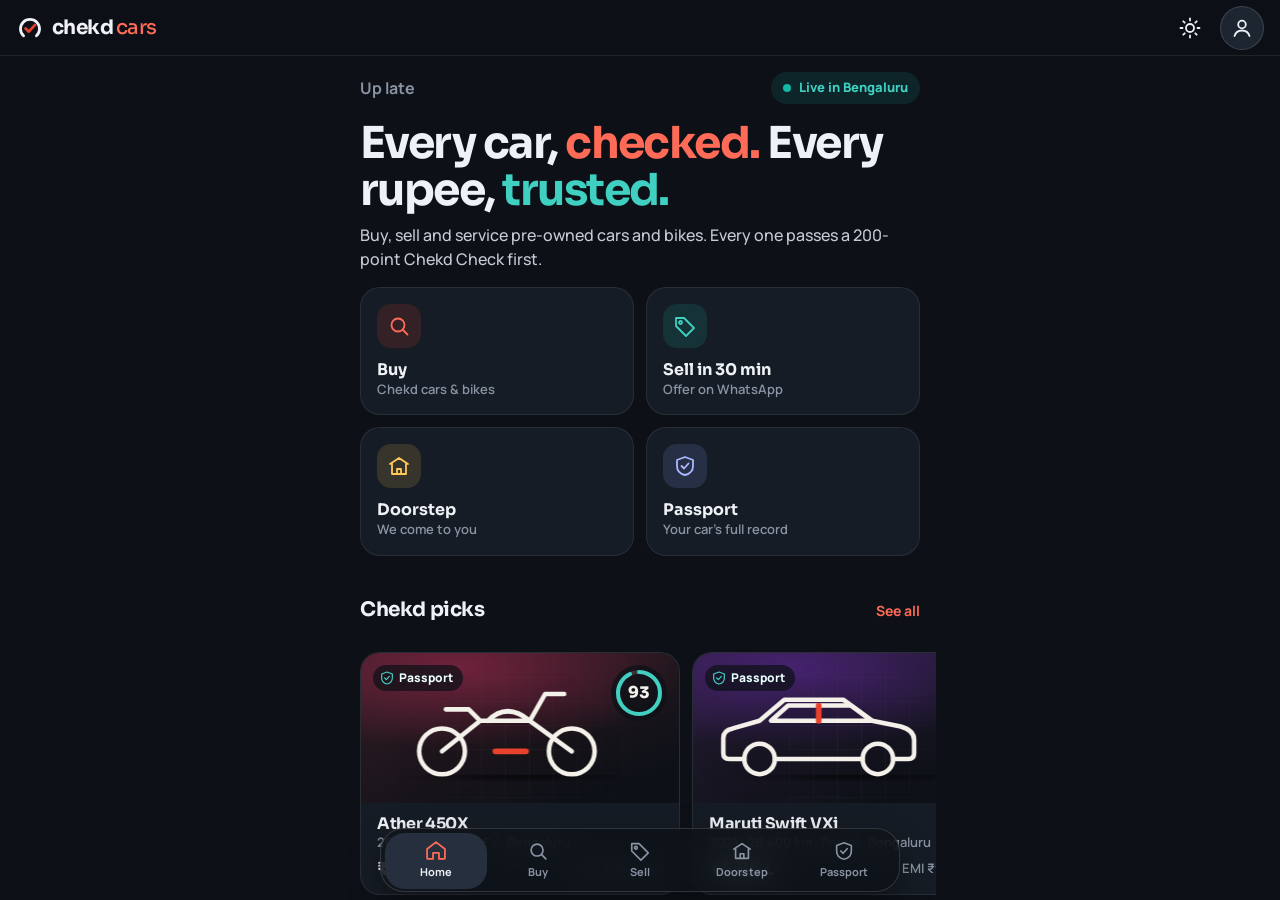
<file: app/index.html>
<!doctype html>
<html lang="en-IN" data-theme="dark">
<head>
<meta charset="utf-8">
<meta name="viewport" content="width=device-width,initial-scale=1,viewport-fit=cover">
<title>Chekd Cars · Checked. Trusted. Wow.</title>
<meta name="description" content="Buy, sell and service pre-owned cars and bikes in Karnataka. Every vehicle gets a 200-point Chekd Check, 7-day money-back and a 1-year warranty.">
<meta name="theme-color" content="#0d1117" id="meta-theme">
<meta name="color-scheme" content="dark light">
<meta name="apple-mobile-web-app-capable" content="yes">
<meta name="mobile-web-app-capable" content="yes">
<meta name="apple-mobile-web-app-status-bar-style" content="black-translucent">
<meta name="apple-mobile-web-app-title" content="Chekd">
<link rel="manifest" href="manifest.webmanifest">
<link rel="icon" type="image/png" href="icons/favicon-64.png">
<link rel="apple-touch-icon" href="icons/apple-touch-icon.png">
<link rel="preconnect" href="https://fonts.googleapis.com">
<link rel="preconnect" href="https://fonts.gstatic.com" crossorigin>
<link rel="stylesheet" href="https://fonts.googleapis.com/css2?family=Manrope:wght@400;500;600;700;800&family=Sora:wght@500;600;700;800&display=swap">
<link rel="stylesheet" href="styles.css">
<link rel="modulepreload" href="js/motion.js">
<link rel="modulepreload" href="js/core.js">
<link rel="modulepreload" href="js/ui.js">
<link rel="modulepreload" href="js/views.js">
<link rel="preload" href="data/listings.json" as="fetch" crossorigin>
<script>
  (function () {
    try {
      var t = localStorage.getItem('chekd.theme');
      if (t === 'light' || t === 'dark') document.documentElement.dataset.theme = t;
      if (document.documentElement.dataset.theme === 'light') document.getElementById('meta-theme').content = '#f4f1ea';
      if (sessionStorage.getItem('chekd.splash')) document.documentElement.classList.add('no-splash');
    } catch (e) {}
  })();
</script>
<script type="module" src="app.js"></script>
</head>
<body>
<a class="skip" href="#views">Skip to content</a>

<div id="splash" class="splash" aria-hidden="true">
  <svg class="splash-mark" viewBox="0 0 100 100" width="96" height="96">
    <path class="sm-arc" d="M27 78A34 34 0 1 1 73 78" pathLength="1"/>
    <path class="sm-tick" d="M34 52l12 11 22-24" pathLength="1"/>
  </svg>
  <p class="splash-line"><span>Checked.</span> <span>Trusted.</span> <span>Wow.</span></p>
</div>

<header class="topbar" id="topbar">
  <a class="brand" href="#/home" aria-label="Chekd Cars home">
    <svg class="brand-mark" viewBox="0 0 100 100" aria-hidden="true"><path d="M27 78A34 34 0 1 1 73 78"/><path class="tk" d="M34 52l12 11 22-24"/></svg>
    <span class="brand-word"><b>chekd</b><i>cars</i></span>
  </a>
  <div class="topbar-right">
    <button class="icon-btn" id="theme-quick" type="button" aria-label="Switch to light theme"><svg class="i"><use href="#i-sun"/></svg></button>
    <a class="avatar" href="#/profile" aria-label="Your profile, requests and wishlist"><svg class="i"><use href="#i-user"/></svg><span class="avatar-dot" hidden></span></a>
  </div>
</header>

<main id="views" class="views" tabindex="-1"></main>

<nav class="tabbar" id="tabbar" aria-label="Main">
  <span class="tab-pill" aria-hidden="true"></span>
  <a class="tab" href="#/home" data-tab="home"><svg class="i"><use href="#i-home"/></svg><span>Home</span></a>
  <a class="tab" href="#/buy" data-tab="buy"><svg class="i"><use href="#i-search"/></svg><span>Buy</span></a>
  <a class="tab" href="#/sell" data-tab="sell"><svg class="i"><use href="#i-tag"/></svg><span>Sell</span></a>
  <a class="tab" href="#/doorstep" data-tab="doorstep"><svg class="i"><use href="#i-door"/></svg><span>Doorstep</span></a>
  <a class="tab" href="#/passport" data-tab="passport"><svg class="i"><use href="#i-shield"/></svg><span>Passport</span></a>
</nav>

<div id="sheet-root"></div>
<div id="toasts" class="toasts" role="status" aria-live="polite" aria-atomic="false"></div>
<canvas id="confetti" class="confetti" aria-hidden="true"></canvas>

<svg width="0" height="0" style="position:absolute" aria-hidden="true">
  <defs>
    <symbol id="v-car" viewBox="0 0 120 56"><path d="M21 44H13q-3 0-3-3v-8q0-4 5-5l14-4 13-11h31l15 11 15 3q7 2 7 7v7q0 3-3 3h-8"/><path d="M37 44h46M44 16l-9 8h53l-11-8z"/><circle cx="29" cy="44" r="8"/><circle cx="91" cy="44" r="8"/><path class="acc" d="M60 16v8"/></symbol>
    <symbol id="v-bike" viewBox="0 0 120 56"><circle cx="26" cy="40" r="12"/><circle cx="94" cy="40" r="12"/><path d="M26 40l20-16h26l22 16M46 24l-6-6H28M72 24l8-14h10M50 24q10-10 22 0"/><path class="acc" d="M54 40h16"/></symbol>
    <symbol id="v-car-front" viewBox="0 0 64 56"><path d="M8 46V31q0-4 4-6l6-13h28l6 13q4 2 4 6v15z"/><path d="M18 25l5-10h18l5 10z"/><circle cx="15" cy="33" r="3"/><circle cx="49" cy="33" r="3"/><path d="M10 46v6h8v-6M46 46v6h8v-6M8 40h48"/><path class="acc" d="M25 34h14"/></symbol>
    <symbol id="v-bike-front" viewBox="0 0 64 56"><ellipse cx="32" cy="42" rx="4" ry="11"/><path d="M29 32l-2-12M35 32l2-12M13 16q19-6 38 0M13 16l-4-7M51 16l4-7"/><circle cx="32" cy="23" r="5"/><path class="acc" d="M30 23h4"/></symbol>
    <symbol id="i-home" viewBox="0 0 24 24"><path d="M3 11l9-7 9 7v9a1 1 0 0 1-1 1h-5v-6H9v6H4a1 1 0 0 1-1-1z"/></symbol>
    <symbol id="i-search" viewBox="0 0 24 24"><circle cx="11" cy="11" r="6.5"/><path d="M16 16l4.5 4.5"/></symbol>
    <symbol id="i-tag" viewBox="0 0 24 24"><path d="M3 12V4h8l10 10-8 8z"/><circle cx="7.5" cy="8.5" r="1.5"/></symbol>
    <symbol id="i-door" viewBox="0 0 24 24"><path d="M3 10l9-6 9 6M5 9v11h14V9"/><path d="M10 20v-5h4v5"/></symbol>
    <symbol id="i-shield" viewBox="0 0 24 24"><path d="M12 3l8 3v6c0 5-3.5 8-8 9-4.5-1-8-4-8-9V6z"/><path d="M8.5 12l2.5 2.5 4.5-5"/></symbol>
    <symbol id="i-user" viewBox="0 0 24 24"><circle cx="12" cy="8.5" r="3.8"/><path d="M4.5 20c1.2-4 4-5.5 7.5-5.5s6.3 1.5 7.5 5.5"/></symbol>
    <symbol id="i-heart" viewBox="0 0 24 24"><path d="M12 20s-7.5-4.6-7.5-10.2A4.3 4.3 0 0 1 12 7.2a4.3 4.3 0 0 1 7.5 2.6C19.5 15.4 12 20 12 20z"/></symbol>
    <symbol id="i-back" viewBox="0 0 24 24"><path d="M15 5l-7 7 7 7"/></symbol>
    <symbol id="i-close" viewBox="0 0 24 24"><path d="M6 6l12 12M18 6L6 18"/></symbol>
    <symbol id="i-check" viewBox="0 0 24 24"><path d="M5 12.5l4.5 4.5L19 7.5"/></symbol>
    <symbol id="i-sort" viewBox="0 0 24 24"><path d="M4 7h11M4 12h8M4 17h5M18 5v14M15 16l3 3 3-3"/></symbol>
    <symbol id="i-sun" viewBox="0 0 24 24"><circle cx="12" cy="12" r="4"/><path d="M12 2.5v2M12 19.5v2M2.5 12h2M19.5 12h2M5.3 5.3l1.4 1.4M17.3 17.3l1.4 1.4M5.3 18.7l1.4-1.4M17.3 6.7l1.4-1.4"/></symbol>
    <symbol id="i-moon" viewBox="0 0 24 24"><path d="M20 14.5A8 8 0 0 1 9.5 4a8 8 0 1 0 10.5 10.5z"/></symbol>
    <symbol id="i-wa" viewBox="0 0 24 24"><path d="M4 20l1.2-3.8A8 8 0 1 1 8 19z"/><path d="M9 8.5c0 3.5 2.8 6.5 6.5 6.5l1-1.6-2-1-1 .9c-1.2-.5-2.3-1.6-2.8-2.8l.9-1-1-2z"/></symbol>
    <symbol id="i-arrow" viewBox="0 0 24 24"><path d="M5 12h14M13 6l6 6-6 6"/></symbol>
    <symbol id="i-pin" viewBox="0 0 24 24"><path d="M12 21s-6.5-6-6.5-11a6.5 6.5 0 0 1 13 0c0 5-6.5 11-6.5 11z"/><circle cx="12" cy="10" r="2.3"/></symbol>
    <symbol id="i-share" viewBox="0 0 24 24"><path d="M12 15V3M8 7l4-4 4 4M5 12v7a2 2 0 0 0 2 2h10a2 2 0 0 0 2-2v-7"/></symbol>
    <symbol id="i-download" viewBox="0 0 24 24"><path d="M12 3v12M7 10l5 5 5-5M5 21h14"/></symbol>
    <symbol id="i-rotate" viewBox="0 0 24 24"><path d="M20 12a8 8 0 1 1-2.3-5.7M20 4v4h-4"/></symbol>
    <symbol id="i-bolt" viewBox="0 0 24 24"><path d="M13 3L5 13h6l-1 8 8-10h-6z"/></symbol>
    <symbol id="i-wrench" viewBox="0 0 24 24"><path d="M14.5 6.5a4 4 0 0 0 5 5L12 19a2.1 2.1 0 0 1-3-3l7.5-7.5a4 4 0 0 1-2-2z"/></symbol>
    <symbol id="i-truck" viewBox="0 0 24 24"><path d="M3 6h11v10H3zM14 10h4l3 3v3h-7"/><circle cx="7" cy="17.5" r="1.8"/><circle cx="17" cy="17.5" r="1.8"/></symbol>
    <symbol id="i-clip" viewBox="0 0 24 24"><path d="M8 4h8v3H8zM6 5.5H5v15h14v-15h-1M9 12l2 2 4-4"/></symbol>
    <symbol id="i-help" viewBox="0 0 24 24"><circle cx="12" cy="12" r="8.5"/><path d="M9.5 9.5a2.5 2.5 0 1 1 3.5 2.3c-.7.3-1 .9-1 1.7M12 16.5v.5"/></symbol>
    <symbol id="i-steer" viewBox="0 0 24 24"><circle cx="12" cy="12" r="8.5"/><circle cx="12" cy="12" r="2"/><path d="M3.8 10.5L10 12M14 12l6.2-1.5M12 14v6.5"/></symbol>
    <symbol id="i-doc" viewBox="0 0 24 24"><path d="M6 3h8l4 4v14H6z"/><path d="M14 3v4h4M9 12h6M9 16h6"/></symbol>
  </defs>
</svg>
<noscript><p class="noscript">Chekd Cars needs JavaScript. You can also use our website at <a href="../web-app/">wowcars777.github.io/wowcars/web-app</a>.</p></noscript>
</body>
</html>
</file>
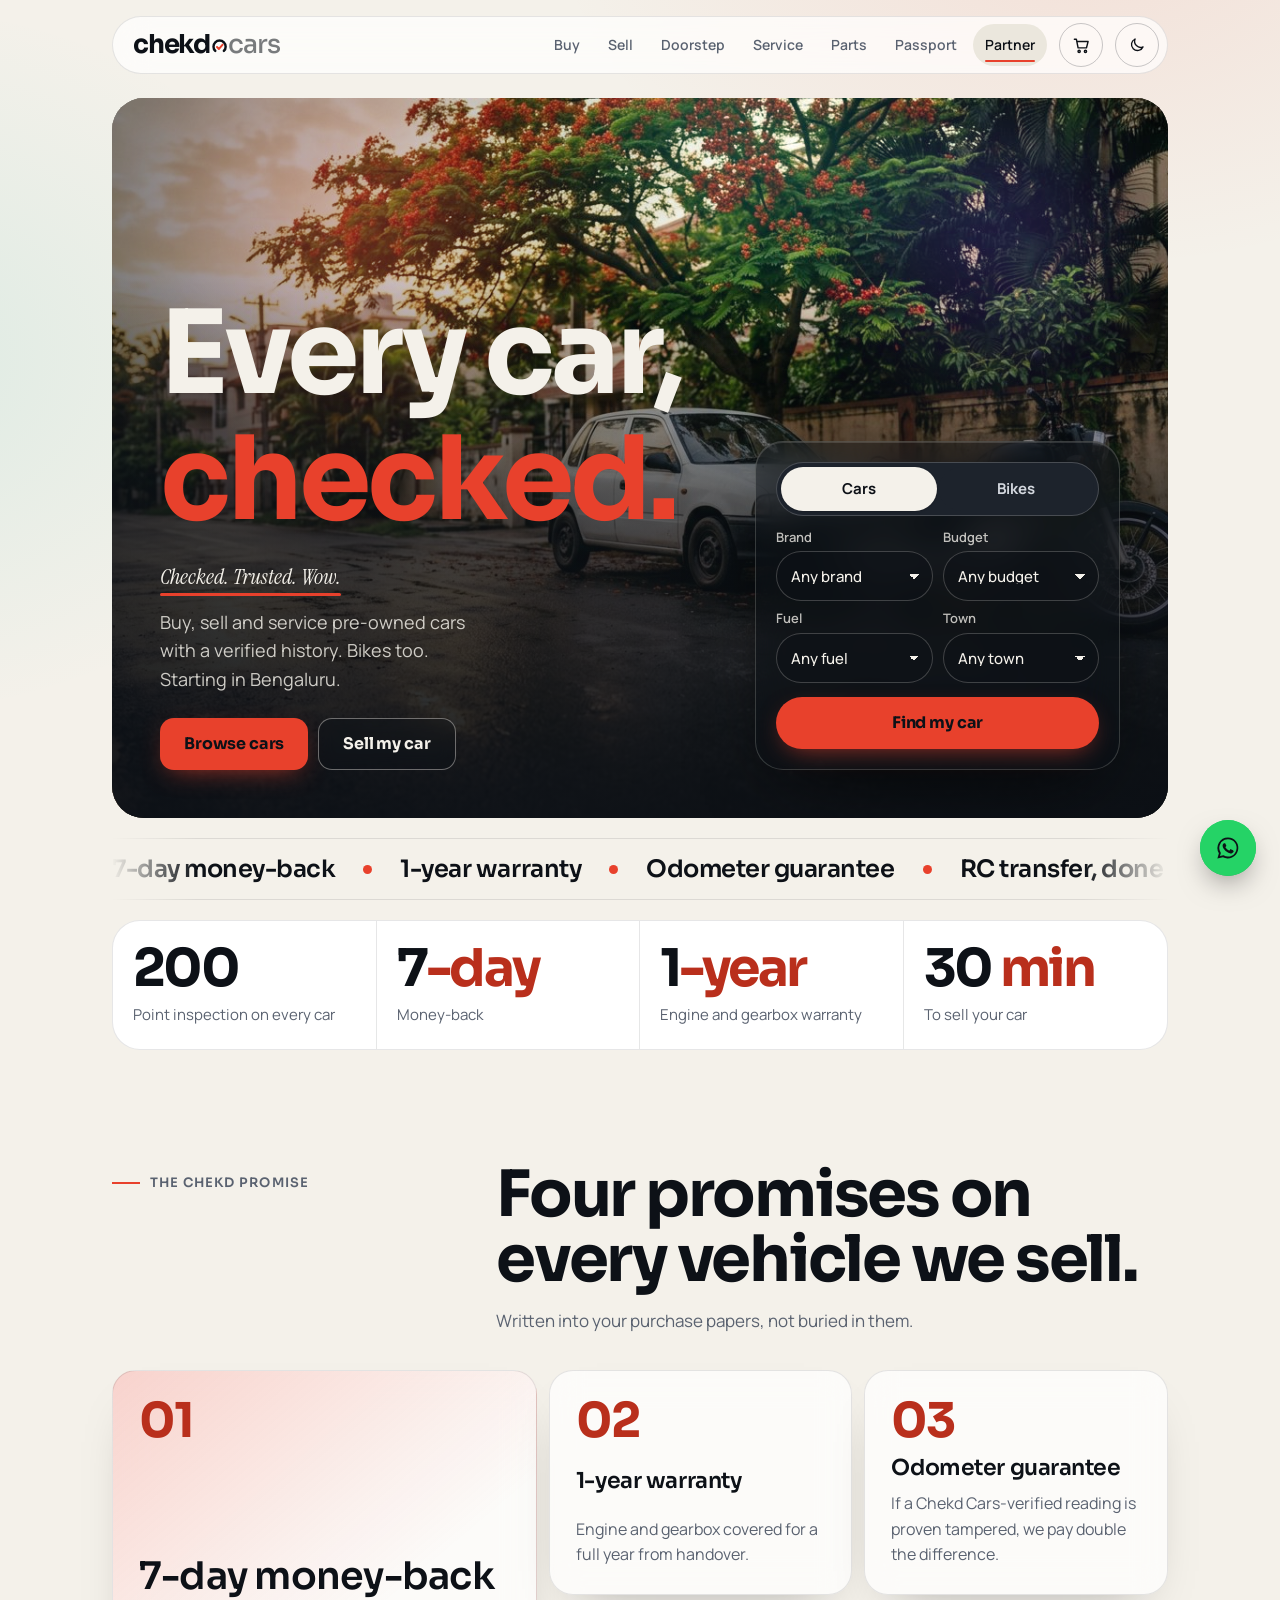
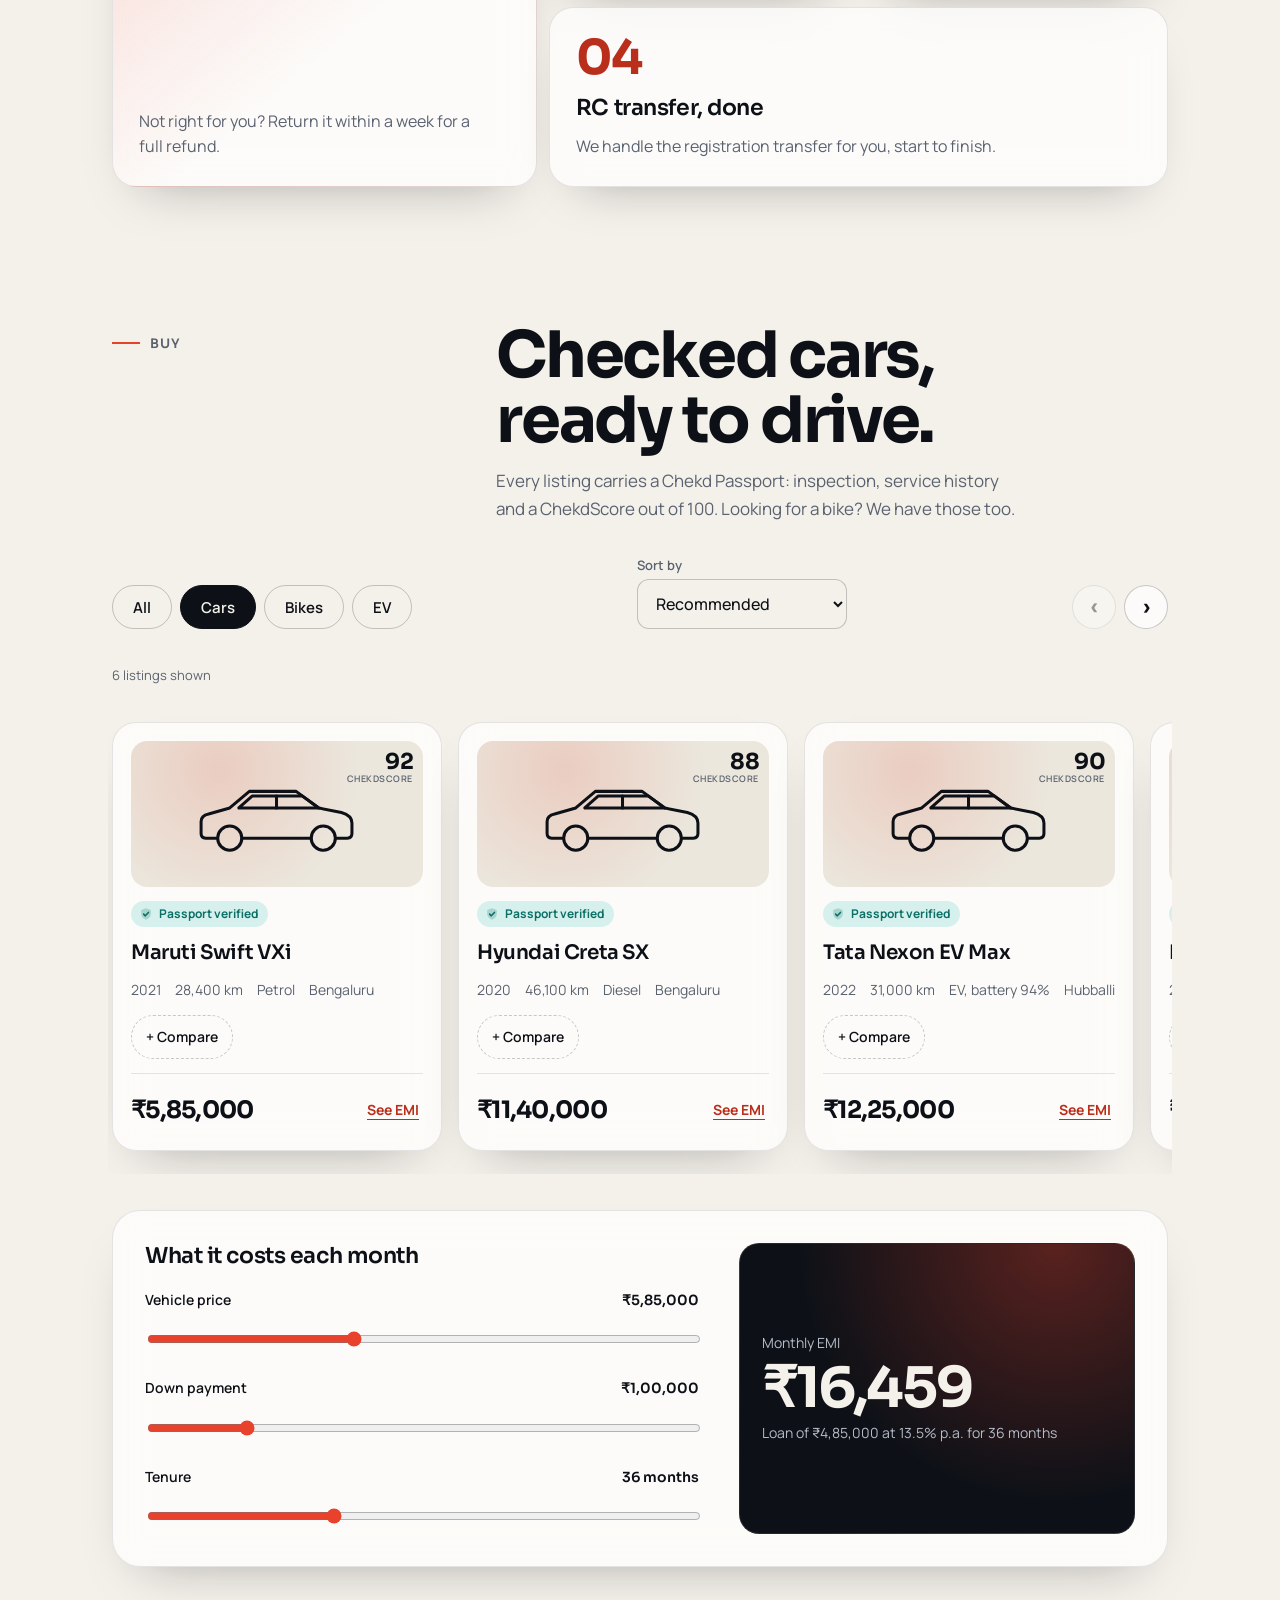
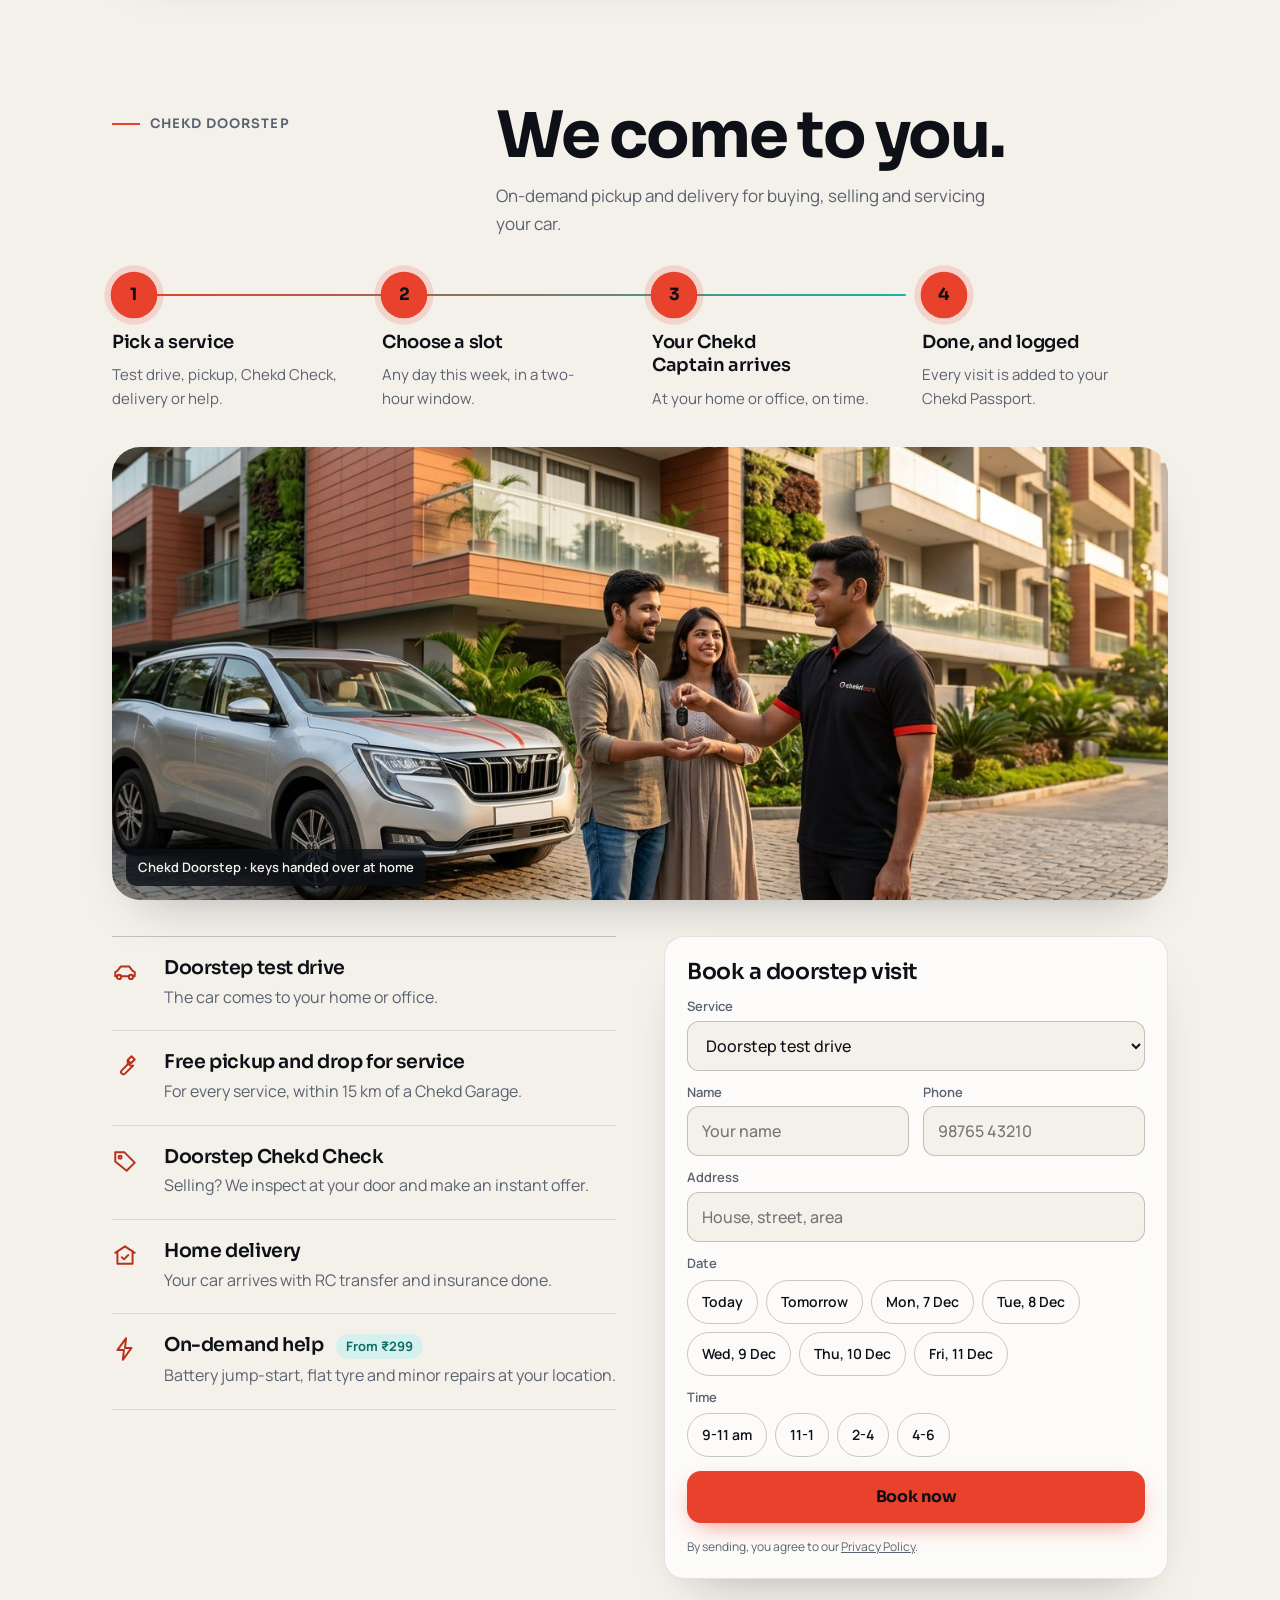
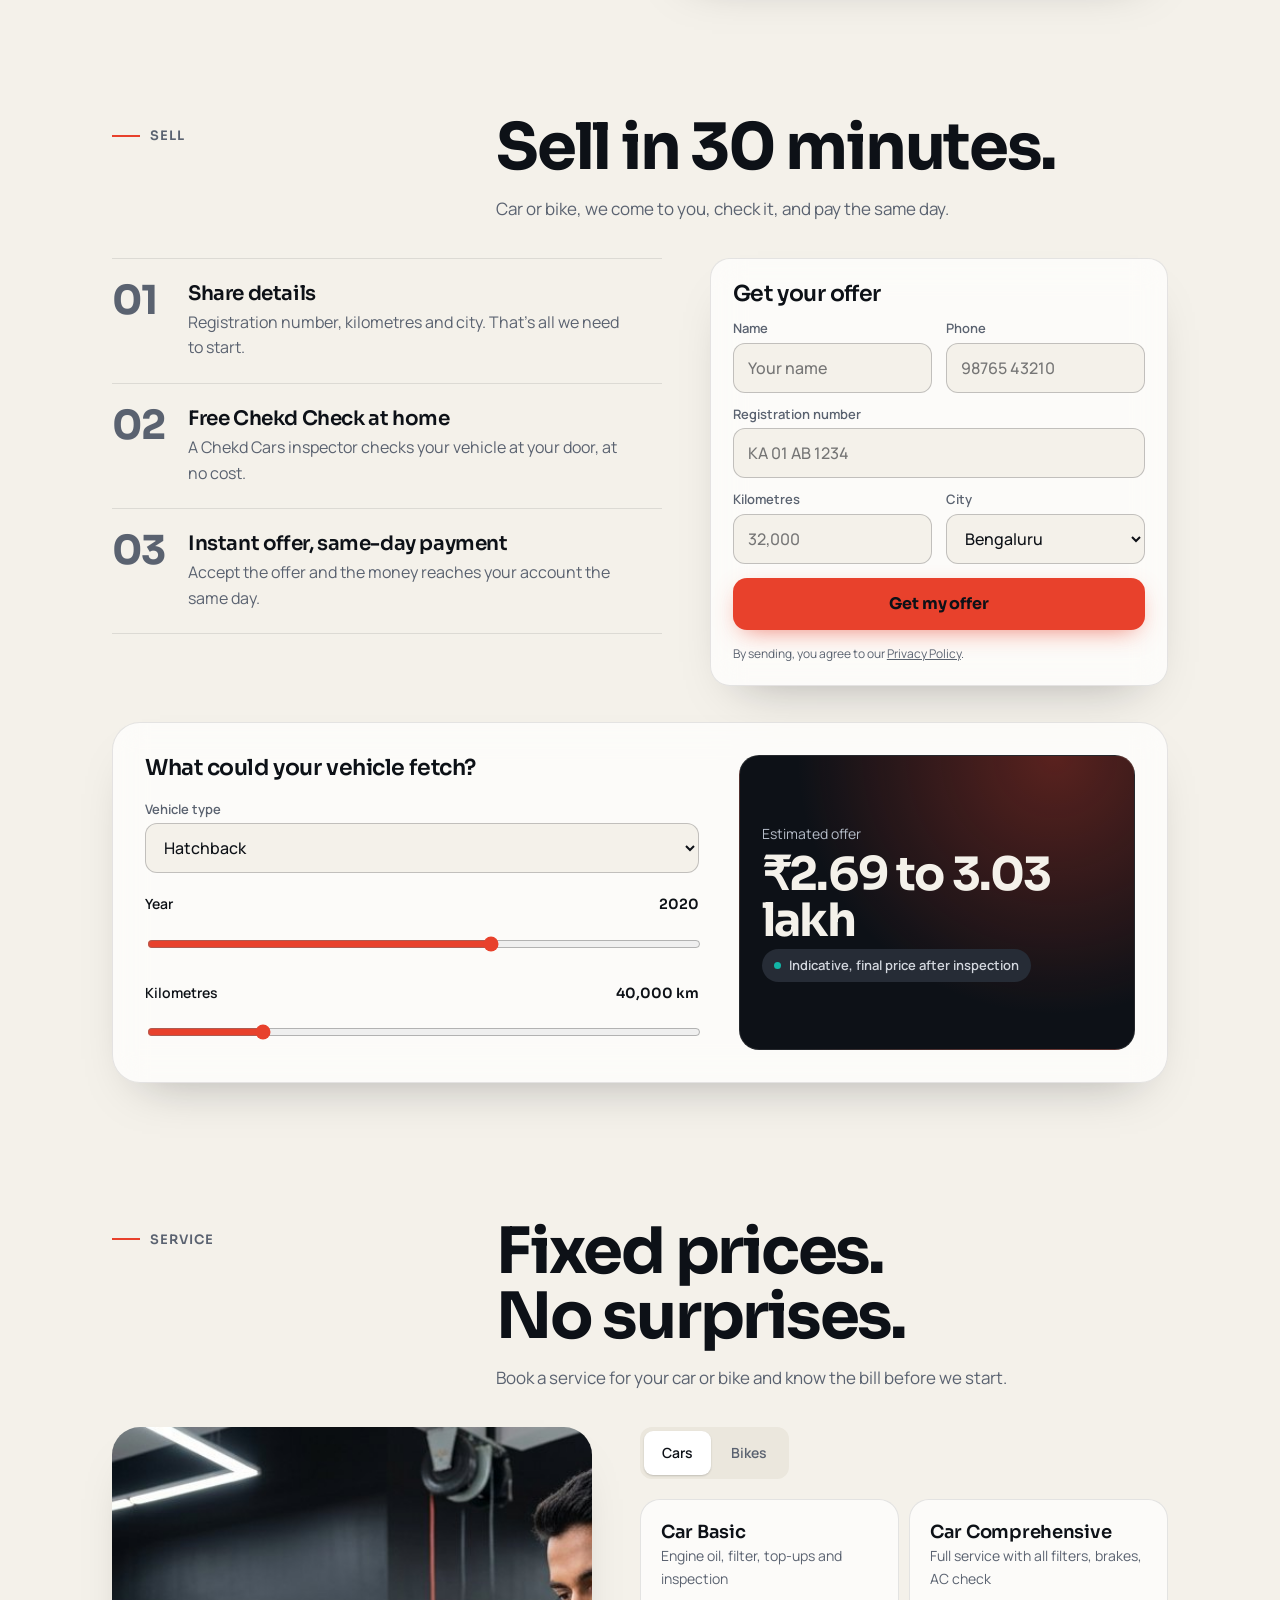
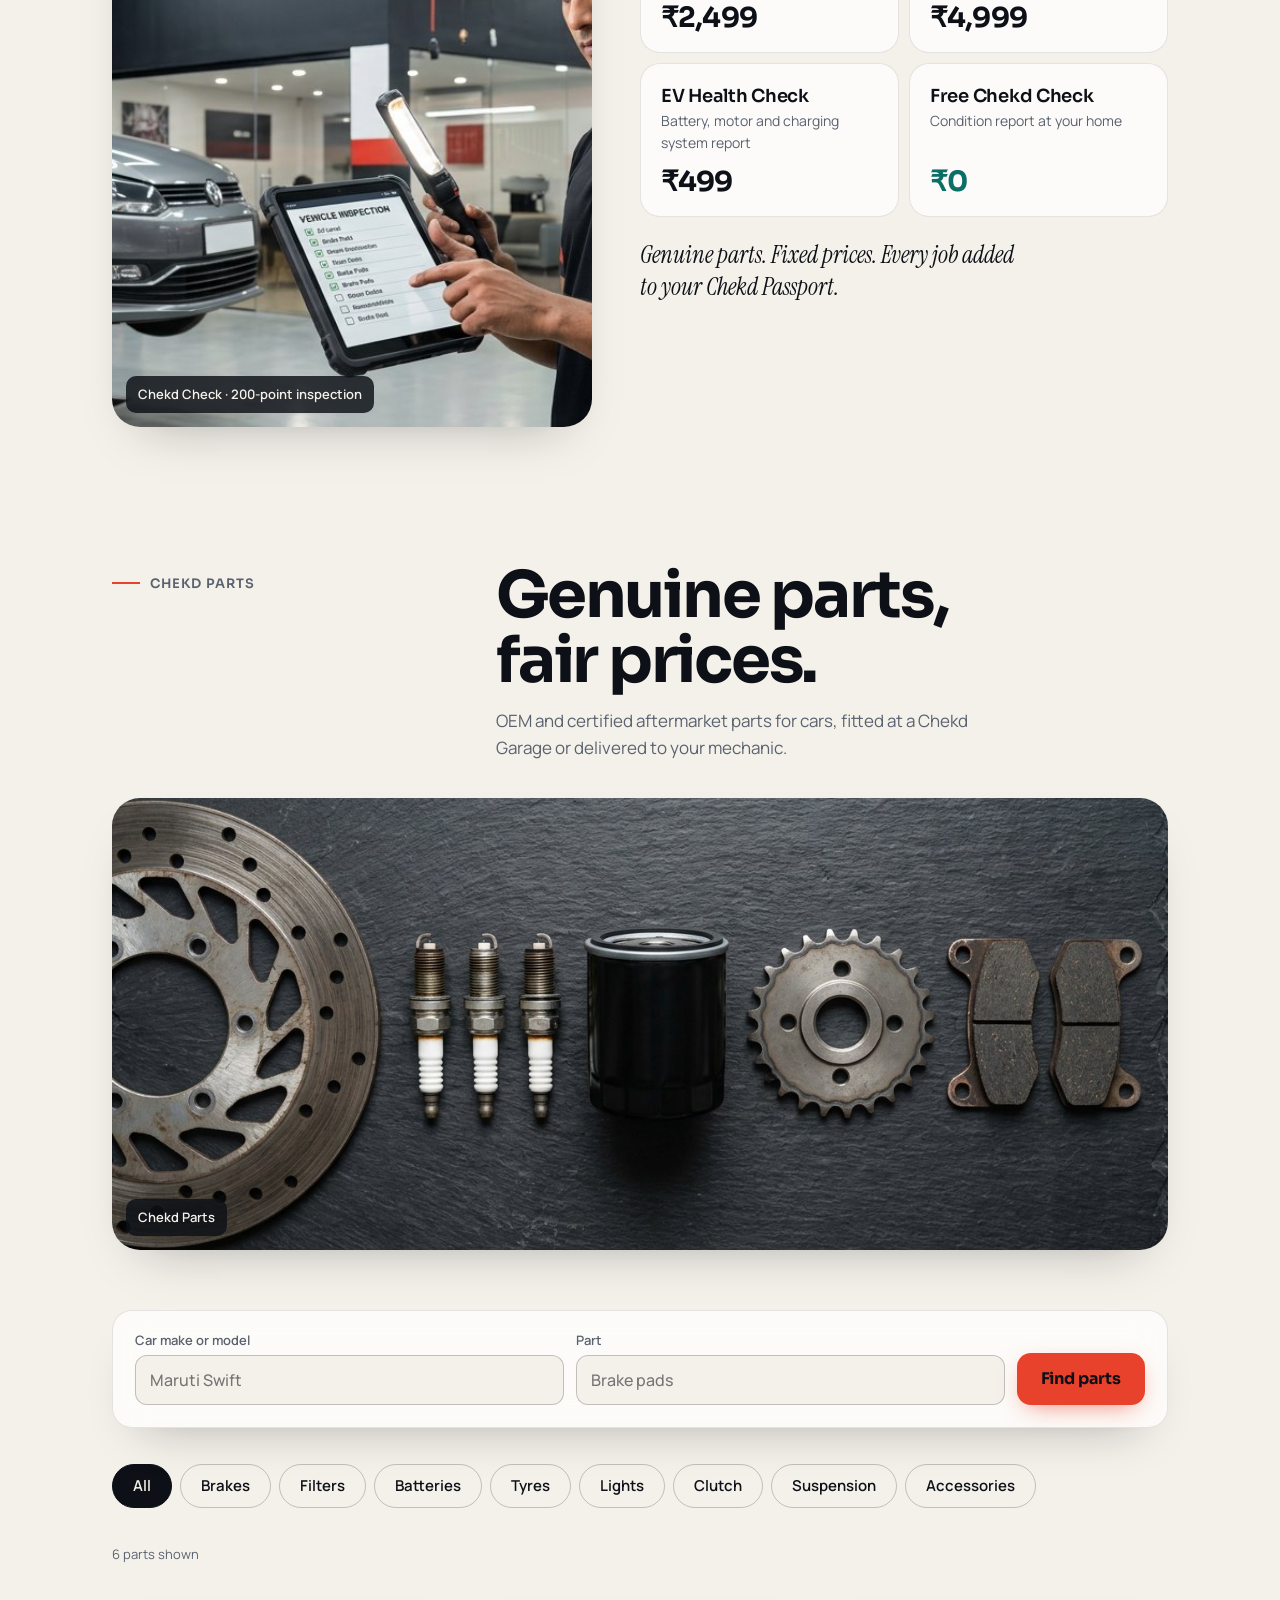
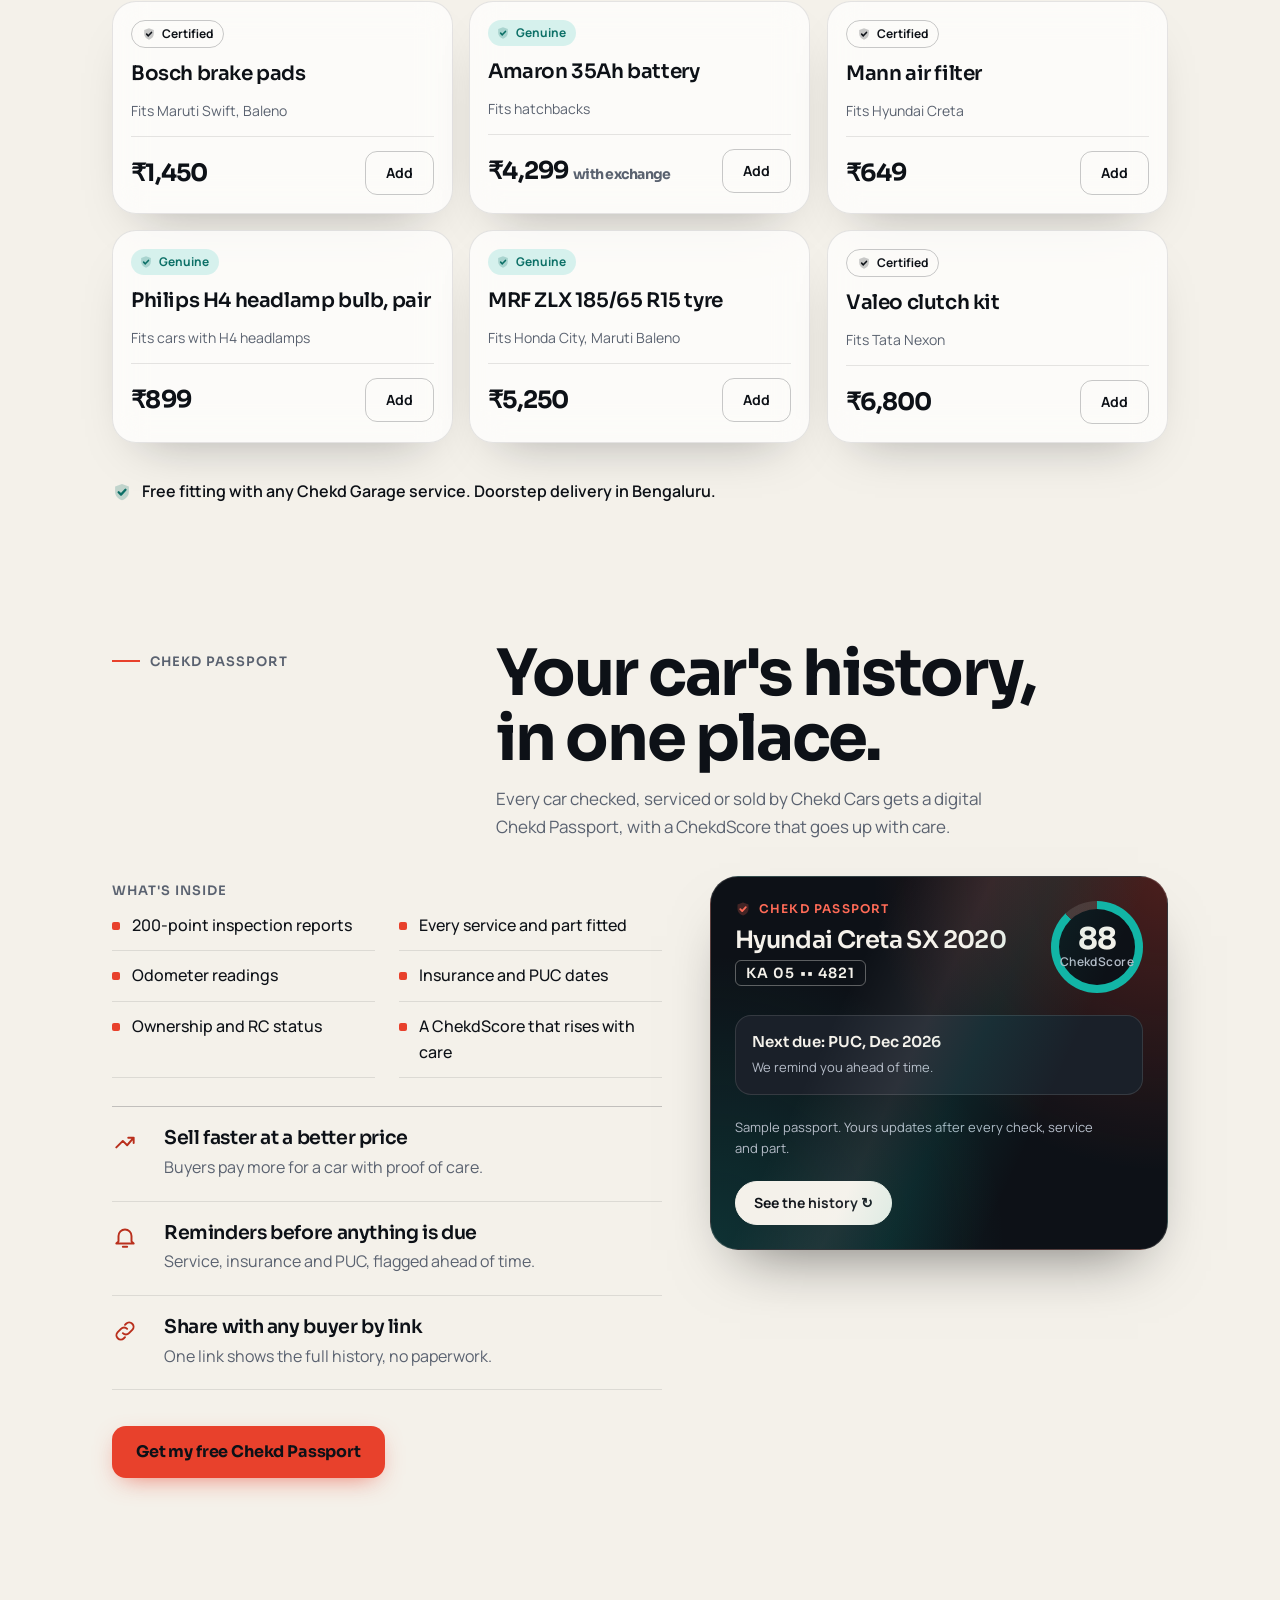
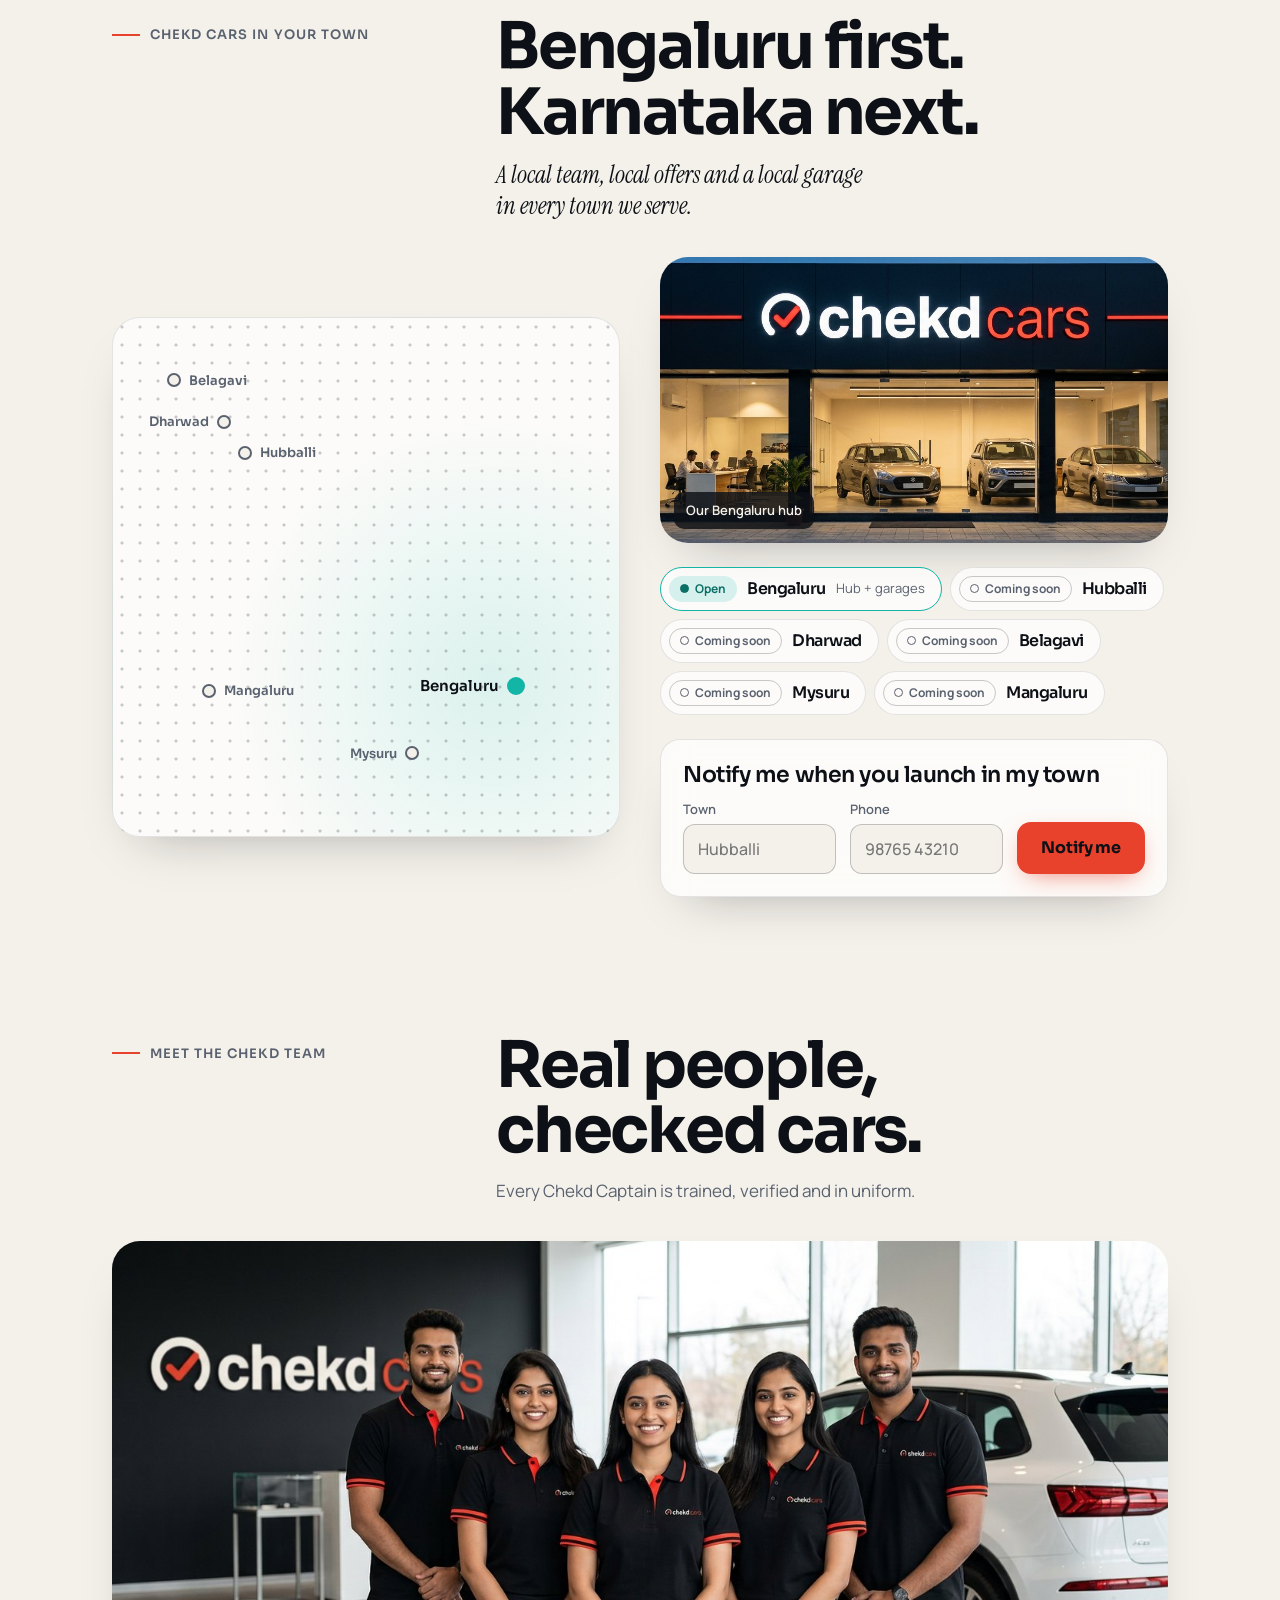
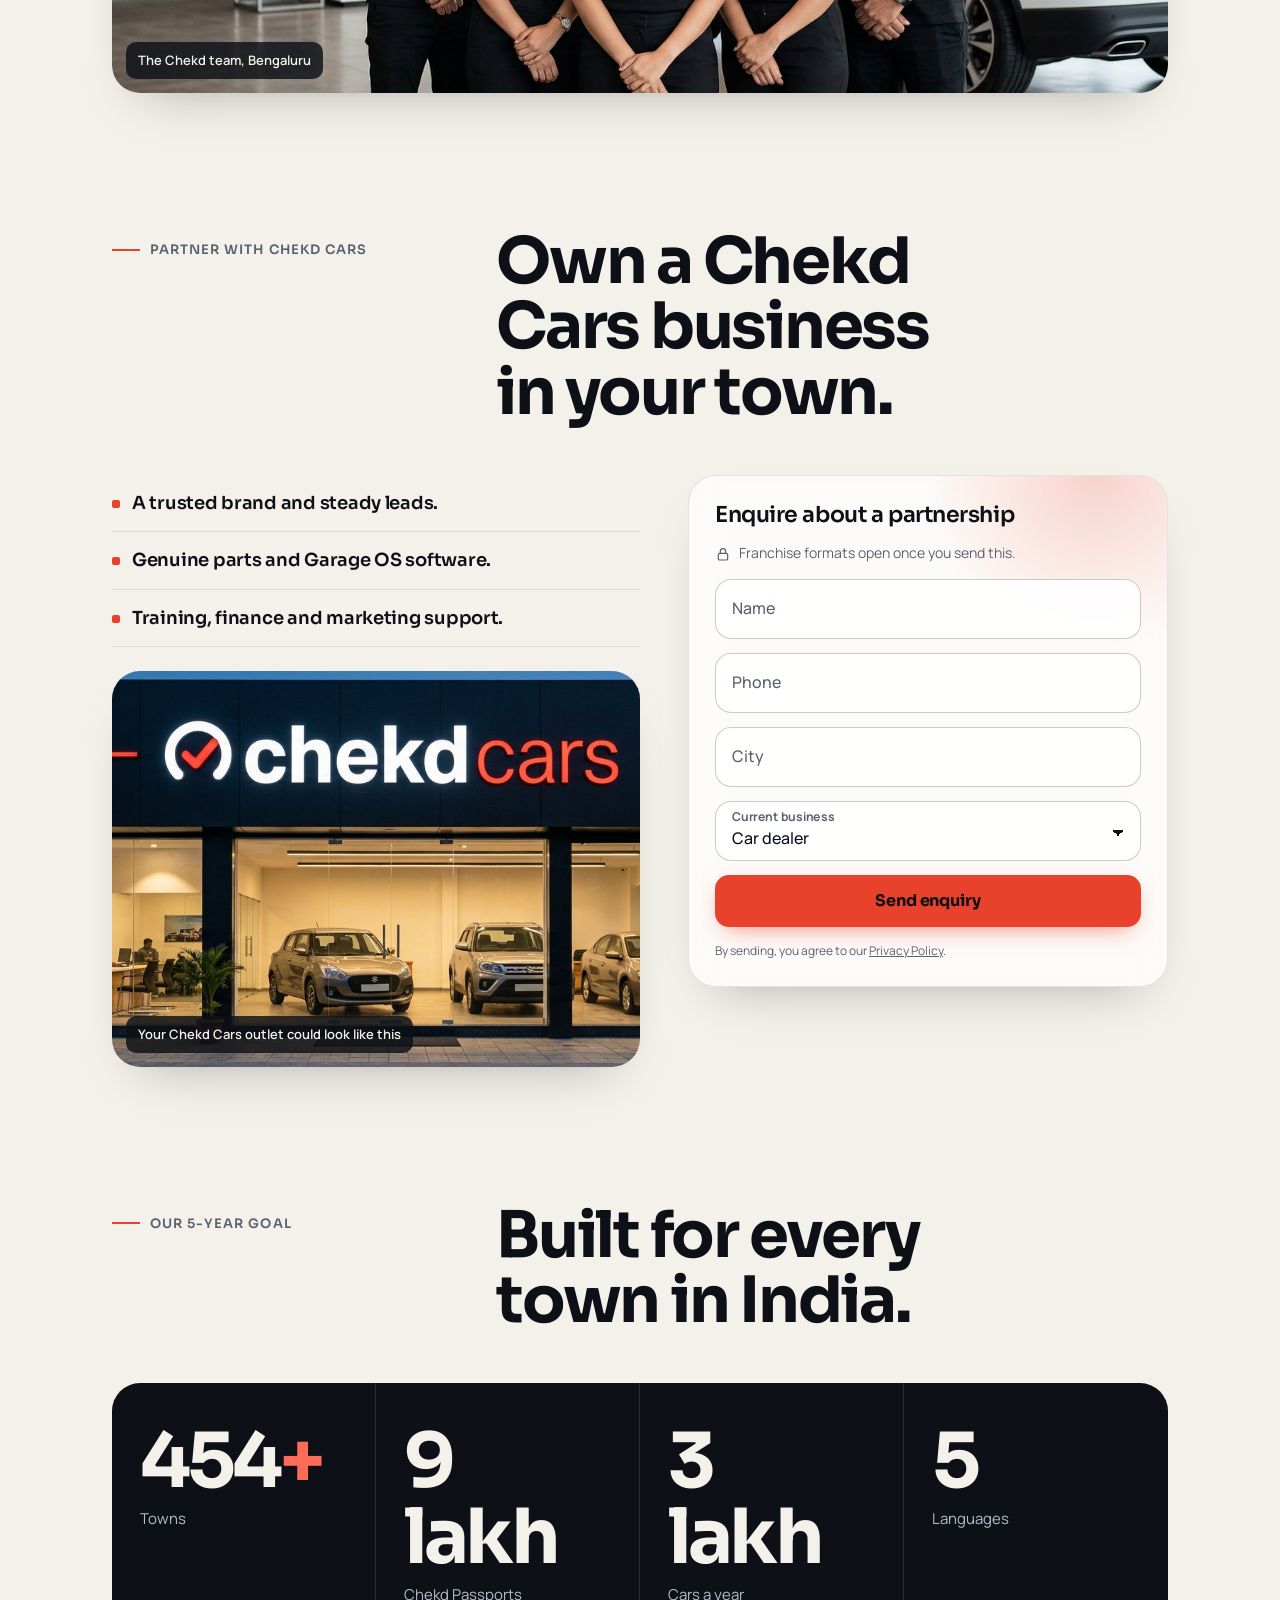
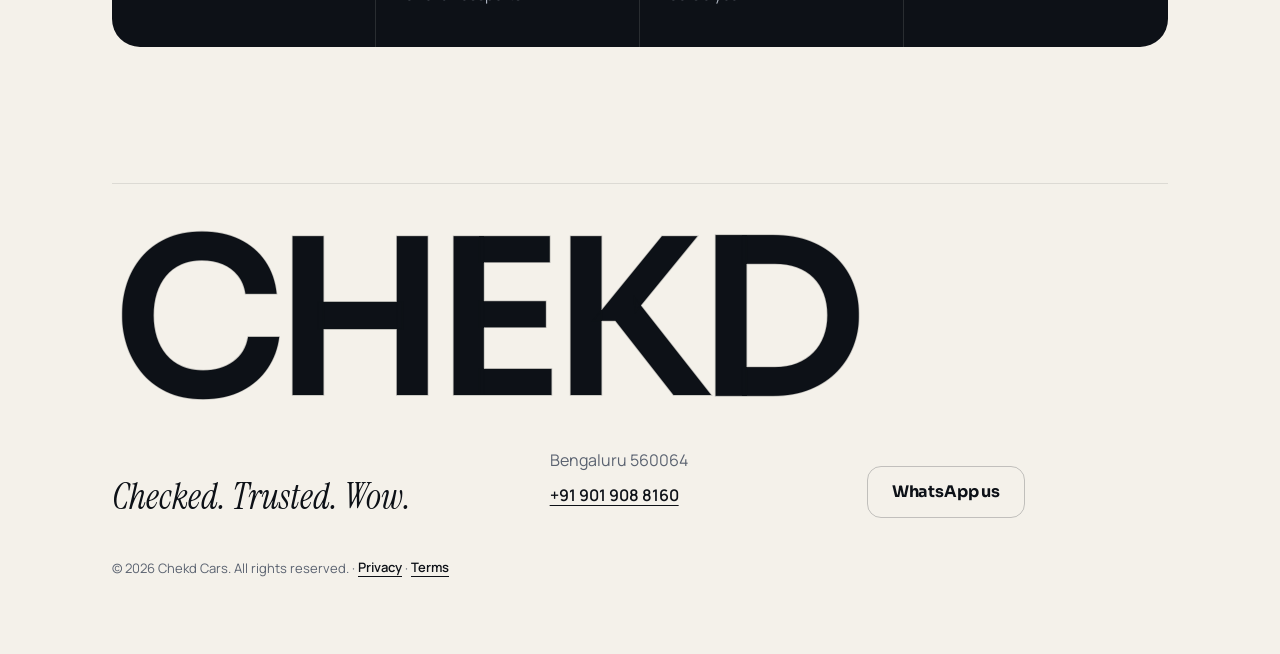
<file: web-app/index.html>
<!doctype html>
<html lang="en-IN" data-wc="dark" data-theme="dark">
  <head>
    <meta charset="utf-8" />
    <meta name="viewport" content="width=device-width, initial-scale=1" />
    <title>Chekd Cars · Every car, checked. Bengaluru</title>
    <meta name="description" content="Buy, sell and service pre-owned cars with a verified history. Bikes too. Starting in Bengaluru." />
    <link rel="icon" type="image/png" href="icon_red.png" />
    <link rel="apple-touch-icon" href="icon_red.png" />
    <script>
      (function () {
        var t = window.matchMedia && window.matchMedia("(prefers-color-scheme: light)").matches ? "light" : "dark";
        document.documentElement.setAttribute("data-wc", t);
        document.documentElement.setAttribute("data-theme", t);
      })();
    </script>
    <link rel="preconnect" href="https://fonts.googleapis.com" />
    <link rel="preconnect" href="https://fonts.gstatic.com" crossorigin />
    <link
      rel="stylesheet"
      href="https://fonts.googleapis.com/css2?family=Sora:wght@500;600;700&family=Manrope:wght@400;500;600;700&family=Instrument+Serif:ital@1&display=swap"
    />
    <link rel="stylesheet" href="hark.css" />
    <style>
      html[data-wc="dark"] {
        --x-bg: #0d1117; --x-ink: #f4f1ea; --x-surf: #161b22; --x-surf-2: #1d232c;
        --x-mute: #8a93a3; --x-line: rgba(244, 241, 234, 0.12); --x-line-2: rgba(244, 241, 234, 0.24);
        --x-red-ink: #ff6b57; --x-teal-ink: #3fd0c2; --x-teal-bg: #0f2e2d;
        color-scheme: dark;
      }
      html[data-wc="light"] {
        --x-bg: #f4f1ea; --x-ink: #0d1117; --x-surf: #ffffff; --x-surf-2: #ebe7dd;
        --x-mute: #5a6270; --x-line: rgba(13, 17, 23, 0.1); --x-line-2: rgba(13, 17, 23, 0.22);
        --x-red-ink: #b92f1c; --x-teal-ink: #0b6f66; --x-teal-bg: #d6f1ed;
        color-scheme: light;
      }
      html { --x-red: #e8412c; --x-teal: #12b5a6; --x-midnight: #0d1117; --x-chalk: #f4f1ea;
        --x-head: "Sora", var(--sans), sans-serif; --x-body: "Manrope", var(--sans), sans-serif;
        --x-serif: "Instrument Serif", Georgia, serif; --x-ease: cubic-bezier(0.2, 0.7, 0.1, 1); scroll-padding-top: 80px; }
      body { background: var(--x-bg); color: var(--x-ink); font: 400 16px/1.6 var(--x-body); padding-bottom: 76px; transition: background-color 0.3s, color 0.3s; }
      @media (min-width: 900px) { body { padding-bottom: 0; } }
      .x-h { font-family: var(--x-head); font-weight: 700; letter-spacing: -0.035em; line-height: 1.02; }
      .x-mute { color: var(--x-mute); }
      .x-sr { position: absolute; width: 1px; height: 1px; overflow: hidden; clip: rect(0 0 0 0); white-space: nowrap; }

      /* wordmark */
      .x-mark { display: inline-flex; align-items: center; min-height: 44px; font: 700 26px/1 var(--x-head); letter-spacing: -0.045em; text-decoration: none; color: var(--x-ink); }
      .x-mark svg { width: 0.66em; height: 0.66em; margin: 0 0.02em; align-self: center; transform: translateY(0.08em); overflow: visible; }
      .x-mark .x-ring { stroke: currentColor; }
      .x-mark .x-lite { font-weight: 500; opacity: 0.55; }
      .x-mark .x-needle { stroke: var(--x-red); stroke-dasharray: 20; stroke-dashoffset: 20; animation: x-draw 0.9s 0.35s var(--x-ease) forwards; }
      @keyframes x-draw { to { stroke-dashoffset: 0; } }
      .x-tagline { font: italic 400 22px/1.2 var(--x-serif); }

      /* top bar */
      .x-top { position: sticky; top: 0; z-index: 20; display: flex; align-items: center; gap: 24px; padding: 14px 0; background: var(--x-bg); border-bottom: 1px solid var(--x-line); }
      .x-top nav { display: none; gap: 4px; margin-left: auto; }
      .x-top nav a { padding: 10px 14px; border-radius: 999px; text-decoration: none; font-weight: 600; font-size: 15px; color: var(--x-mute); transition: color 0.2s; }
      .x-top nav a:hover { color: var(--x-ink); }
      .x-iconbtn { margin-left: auto; width: 44px; height: 44px; border-radius: 999px; border: 1px solid var(--x-line-2); background: transparent; color: var(--x-ink); display: grid; place-items: center; cursor: pointer; }
      .x-iconbtn svg { width: 18px; height: 18px; }
      html[data-wc="dark"] .x-moon, html[data-wc="light"] .x-sun { display: none; }
      @media (min-width: 900px) { .x-top nav { display: flex; } .x-iconbtn { margin-left: 0; } }

      /* bottom tabs */
      .x-tabs { position: fixed; inset: auto 0 0 0; z-index: 30; display: grid; grid-template-columns: repeat(5, 1fr); background: var(--x-surf); border-top: 1px solid var(--x-line); padding-bottom: env(safe-area-inset-bottom); }
      .x-tabs a { display: grid; justify-items: center; gap: 3px; padding: 10px 4px 12px; min-height: 60px; text-decoration: none; font: 600 12px/1 var(--x-body); color: var(--x-mute); }
      .x-tabs a svg { width: 22px; height: 22px; }
      .x-tabs a.is-on { color: var(--x-ink); }
      .x-tabs a.is-on svg { color: var(--x-red); }
      @media (min-width: 900px) { .x-tabs { display: none; } }

      /* buttons and fields */
      .x-btn { display: inline-flex; align-items: center; justify-content: center; gap: 8px; min-height: 52px; padding: 0 24px; border: 0; border-radius: 14px; background: var(--x-red); color: var(--x-midnight); font: 700 16px/1 var(--x-head); letter-spacing: -0.01em; cursor: pointer; text-decoration: none; transition: transform 0.2s var(--x-ease), filter 0.2s; }
      .x-btn:hover { filter: brightness(1.06); transform: translateY(-1px); }
      .x-btn:active { transform: translateY(0); }
      .x-btn--ghost { background: transparent; color: var(--x-ink); border: 1px solid var(--x-line-2); }
      .x-field { display: grid; gap: 6px; font: 600 13px/1.2 var(--x-body); color: var(--x-mute); }
      .x-field input, .x-field select { width: 100%; min-height: 50px; padding: 0 14px; border-radius: 12px; border: 1px solid var(--x-line-2); background: var(--x-bg); color: var(--x-ink); font: 500 16px/1 var(--x-body); }
      .x-field input:focus, .x-field select:focus { outline: 2px solid var(--x-red); outline-offset: 1px; }
      .x-toggle { display: inline-flex; padding: 4px; border-radius: 12px; background: var(--x-surf-2); gap: 2px; }
      .x-toggle button { min-height: 44px; min-width: 44px; padding: 0 18px; border: 0; border-radius: 9px; background: transparent; color: var(--x-mute); font: 600 14px/1 var(--x-body); cursor: pointer; }
      .x-toggle button[aria-pressed="true"] { background: var(--x-surf); color: var(--x-ink); box-shadow: 0 1px 2px rgba(0, 0, 0, 0.18); }
      .x-ok { display: none; align-items: center; gap: 10px; padding: 14px 16px; border-radius: 12px; background: var(--x-teal-bg); color: var(--x-teal-ink); font-weight: 600; }
      .x-ok.is-on { display: flex; }
      .x-ok svg { width: 20px; height: 20px; flex: none; }

      /* hero */
      .x-hero { position: relative; min-height: 640px; border-radius: 28px; overflow: hidden; display: grid; align-content: end; background: var(--x-midnight); color: var(--x-chalk); isolation: isolate; }
      .x-hero > img { position: absolute; inset: 0; width: 100%; height: 100%; object-fit: cover; z-index: -2; }
      .x-hero::before { content: ""; position: absolute; inset: 0; z-index: -1; background: linear-gradient(to top, rgba(13, 17, 23, 0.94) 0%, rgba(13, 17, 23, 0.6) 45%, rgba(13, 17, 23, 0) 75%), linear-gradient(to right, rgba(13, 17, 23, 0.55), rgba(13, 17, 23, 0) 60%); }
      .x-hero__in { padding: 28px 20px; display: grid; gap: 28px; }
      .x-hero h1 { font-size: clamp(48px, 13vw, 116px); margin: 0; }
      .x-line { display: block; overflow: hidden; padding-bottom: 0.06em; }
      .x-line > .x-w { display: inline-block; transform: translateY(110%); animation: x-up 0.8s var(--x-ease) forwards; animation-delay: calc(var(--i) * 0.11s + 0.15s); }
      .x-line em { font-style: normal; color: var(--x-red); }
      @keyframes x-up { to { transform: none; } }
      .x-hero__sub { max-width: 30ch; font-size: 18px; color: rgba(244, 241, 234, 0.82); margin-top: 16px; }
      .x-search { background: var(--x-surf); color: var(--x-ink); border-radius: 20px; padding: 18px; display: grid; gap: 14px; max-width: 420px; }
      .x-search__row { display: grid; grid-template-columns: 1fr 1fr; gap: 10px; }
      .x-search .x-btn { width: 100%; }
      .x-credit { position: absolute; top: 18px; right: 20px; font-size: 12px; color: rgba(244, 241, 234, 0.75); }
      @media (min-width: 900px) {
        .x-hero { min-height: 720px; }
        .x-hero__in { grid-template-columns: 1.5fr 1fr; align-items: end; padding: 48px; gap: 48px; }
        .x-search { justify-self: end; width: 100%; }
      }

      /* sections */
      .x-sec { padding: 72px 0 24px; display: grid; gap: 36px; }
      .x-sec__head { display: grid; gap: 14px; }
      .x-idx { font: 600 13px/1 var(--x-head); letter-spacing: 0.08em; text-transform: uppercase; color: var(--x-mute); display: flex; gap: 10px; align-items: center; }
      .x-idx::before { content: ""; width: 28px; height: 2px; background: var(--x-red); }
      .x-sec h2 { font-size: clamp(36px, 7vw, 64px); margin: 0; max-width: 16ch; }
      .x-lede { max-width: 52ch; font-size: 17px; color: var(--x-mute); }
      @media (min-width: 900px) {
        .x-sec { padding-top: 112px; }
        .x-sec__head { grid-template-columns: 1fr 2fr; column-gap: 48px; align-items: end; }
        .x-sec__head .x-idx { grid-row: span 2; align-self: start; padding-top: 14px; }
      }

      /* promise */
      .x-promise { display: grid; gap: 0; border-top: 1px solid var(--x-line-2); counter-reset: p; }
      .x-promise li { list-style: none; display: grid; grid-template-columns: 56px 1fr; gap: 8px 16px; padding: 24px 0; border-bottom: 1px solid var(--x-line); }
      .x-promise .x-n { font: 600 15px/1.3 var(--x-head); color: var(--x-red-ink); }
      .x-promise h3 { font: 600 22px/1.2 var(--x-head); letter-spacing: -0.02em; margin: 0; }
      .x-promise p { grid-column: 2; color: var(--x-mute); max-width: 46ch; }
      .x-promise { padding: 0; margin: 0; }
      @media (min-width: 900px) {
        .x-promise { grid-template-columns: repeat(4, 1fr); border-top: 0; }
        .x-promise li { grid-template-columns: 1fr; border-bottom: 0; border-top: 2px solid var(--x-ink); padding: 20px 24px 0 0; align-content: start; }
        .x-promise li:nth-child(3) { border-top-color: var(--x-red); }
        .x-promise p { grid-column: 1; }
        .x-promise .x-n { font-size: 44px; letter-spacing: -0.04em; color: var(--x-ink); margin-bottom: 20px; }
        .x-promise li:nth-child(3) .x-n { color: var(--x-red-ink); }
      }

      /* buy */
      .x-chips { display: flex; flex-wrap: wrap; gap: 8px; }
      .x-chip { min-height: 44px; padding: 0 20px; border-radius: 999px; border: 1px solid var(--x-line-2); background: transparent; color: var(--x-ink); font: 600 15px/1 var(--x-body); cursor: pointer; }
      .x-chip[aria-pressed="true"] { background: var(--x-ink); color: var(--x-bg); border-color: var(--x-ink); }
      .x-grid { display: grid; gap: 16px; grid-template-columns: 1fr; }
      @media (min-width: 640px) { .x-grid { grid-template-columns: repeat(2, 1fr); } }
      @media (min-width: 1000px) { .x-grid { grid-template-columns: repeat(3, 1fr); } }
      .x-card { background: var(--x-surf); border: 1px solid var(--x-line); border-radius: 20px; padding: 18px; display: grid; gap: 14px; transition: transform 0.35s var(--x-ease), box-shadow 0.35s var(--x-ease), border-color 0.35s; }
      .x-card:hover { transform: translateY(-4px); box-shadow: 0 18px 40px -20px rgba(0, 0, 0, 0.45); border-color: var(--x-line-2); }
      .x-card[hidden] { display: none; }
      .x-card__art { position: relative; aspect-ratio: 16 / 8; border-radius: 14px; background: var(--x-surf-2); display: grid; place-items: center; color: var(--x-ink); }
      .x-card__art svg { width: 72%; height: auto; }
      .x-card__art svg * { fill: none; stroke: currentColor; stroke-width: 2; stroke-linecap: round; stroke-linejoin: round; }
      .x-card__art .x-acc { stroke: var(--x-red); }
      .x-score { position: absolute; top: 10px; right: 10px; display: grid; justify-items: end; font: 700 22px/1 var(--x-head); letter-spacing: -0.03em; }
      .x-score small { font: 600 12px/1.4 var(--x-body); letter-spacing: 0.06em; text-transform: uppercase; color: var(--x-mute); }
      .x-badge { display: inline-flex; align-items: center; gap: 6px; width: fit-content; padding: 6px 10px 6px 8px; border-radius: 999px; background: var(--x-teal-bg); color: var(--x-teal-ink); font: 700 12px/1 var(--x-body); }
      .x-badge svg { width: 14px; height: 14px; }
      .x-card h3 { font: 600 20px/1.2 var(--x-head); letter-spacing: -0.02em; margin: 0; }
      .x-specs { display: flex; flex-wrap: wrap; gap: 4px 14px; margin: 0; padding: 0; list-style: none; font-size: 14px; color: var(--x-mute); }
      .x-card__foot { display: flex; align-items: center; justify-content: space-between; gap: 12px; padding-top: 14px; border-top: 1px solid var(--x-line); }
      .x-price { font: 700 24px/1 var(--x-head); letter-spacing: -0.03em; }
      .x-textbtn { min-height: 44px; padding: 0 4px; border: 0; background: none; color: var(--x-red-ink); font: 700 14px/1 var(--x-body); cursor: pointer; text-decoration: underline; text-underline-offset: 4px; }

      .x-emi { display: grid; gap: 24px; background: var(--x-surf); border: 1px solid var(--x-line); border-radius: 20px; padding: 22px; }
      .x-emi h3 { font: 600 22px/1.2 var(--x-head); letter-spacing: -0.02em; margin: 0; }
      .x-range { display: grid; gap: 10px; }
      .x-range label { display: flex; justify-content: space-between; gap: 12px; font-weight: 600; font-size: 14px; }
      .x-range output { font-family: var(--x-head); }
      .x-range input { width: 100%; accent-color: var(--x-red); min-height: 32px; }
      .x-emi__out { display: grid; gap: 6px; align-content: center; padding: 22px; border-radius: 16px; background: var(--x-midnight); color: var(--x-chalk); }
      .x-emi__out strong { font: 700 clamp(40px, 8vw, 56px)/1 var(--x-head); letter-spacing: -0.04em; }
      .x-emi__out span { color: #b5bcc8; font-size: 14px; }
      @media (min-width: 900px) { .x-emi { grid-template-columns: 1.4fr 1fr; padding: 32px; gap: 40px; } .x-emi__ctrls { display: grid; gap: 20px; } }
      .x-emi__ctrls { display: grid; gap: 20px; }

      /* sell */
      .x-split { display: grid; gap: 24px; }
      @media (min-width: 900px) { .x-split { grid-template-columns: 1.2fr 1fr; gap: 48px; align-items: start; } }
      .x-steps { list-style: none; margin: 0; padding: 0; display: grid; gap: 0; }
      .x-steps li { display: grid; grid-template-columns: 64px 1fr; gap: 4px 12px; padding: 22px 0; border-top: 1px solid var(--x-line); }
      .x-steps li:last-child { border-bottom: 1px solid var(--x-line); }
      .x-steps .x-n { grid-row: span 2; font: 700 40px/1 var(--x-head); letter-spacing: -0.05em; color: var(--x-mute); }
      .x-steps h3 { font: 600 20px/1.25 var(--x-head); letter-spacing: -0.02em; margin: 0; }
      .x-steps p { color: var(--x-mute); }
      .x-form { background: var(--x-surf); border: 1px solid var(--x-line); border-radius: 20px; padding: 22px; display: grid; gap: 14px; }
      .x-form h3 { font: 600 22px/1.2 var(--x-head); letter-spacing: -0.02em; margin: 0; }
      .x-form .x-btn { width: 100%; }

      /* service */
      .x-photo { margin: 0; border-radius: 24px; overflow: hidden; position: relative; }
      .x-photo img { width: 100%; height: 100%; object-fit: cover; aspect-ratio: 4 / 5; }
      .x-photo figcaption { position: absolute; left: 14px; bottom: 14px; padding: 8px 12px; border-radius: 10px; background: rgba(13, 17, 23, 0.82); color: var(--x-chalk); font-size: 13px; font-weight: 600; }
      @media (min-width: 900px) { .x-split--photo { grid-template-columns: 1fr 1.1fr; } .x-split--photo-r { grid-template-columns: 1.1fr 1fr; } }
      .x-prices { list-style: none; margin: 18px 0 0; padding: 0; border-top: 1px solid var(--x-line-2); }
      .x-prices li { display: flex; justify-content: space-between; align-items: baseline; gap: 16px; padding: 18px 0; border-bottom: 1px solid var(--x-line); }
      .x-prices li[hidden] { display: none; }
      .x-prices b { font: 600 18px/1.3 var(--x-head); letter-spacing: -0.015em; }
      .x-prices small { display: block; font-size: 14px; color: var(--x-mute); }
      .x-prices .x-amt { font: 700 22px/1 var(--x-head); letter-spacing: -0.03em; white-space: nowrap; }
      .x-free { color: var(--x-teal-ink); }
      .x-pull { margin-top: 22px; font: italic 400 24px/1.3 var(--x-serif); max-width: 34ch; }

      /* franchise */
      .x-formats { list-style: none; margin: 0; padding: 0; display: grid; gap: 10px; }
      .x-formats li { display: grid; grid-template-columns: 1fr auto; gap: 4px 16px; padding: 18px 20px; border-radius: 16px; background: var(--x-surf); border: 1px solid var(--x-line); transition: transform 0.35s var(--x-ease), border-color 0.35s; }
      .x-formats li:hover { transform: translateY(-3px); border-color: var(--x-line-2); }
      .x-formats b { font: 600 19px/1.25 var(--x-head); letter-spacing: -0.02em; }
      .x-formats span { grid-column: 1; color: var(--x-mute); font-size: 14px; }
      .x-formats em { grid-row: 1 / span 2; grid-column: 2; align-self: center; font: 700 17px/1.2 var(--x-head); font-style: normal; text-align: right; white-space: nowrap; }
      .x-gets { display: grid; grid-template-columns: 1fr; gap: 0; list-style: none; margin: 0; padding: 0; }
      .x-gets li { display: flex; gap: 12px; align-items: baseline; padding: 12px 0; border-bottom: 1px solid var(--x-line); font-weight: 500; }
      .x-gets li::before { content: ""; width: 8px; height: 8px; flex: none; border-radius: 2px; background: var(--x-red); transform: translateY(-1px); }
      @media (min-width: 640px) { .x-gets { grid-template-columns: 1fr 1fr; column-gap: 24px; } }
      .x-sub3 { font: 600 13px/1 var(--x-head); letter-spacing: 0.08em; text-transform: uppercase; color: var(--x-mute); margin: 8px 0 4px; }
      .x-note { font-size: 13px; color: var(--x-mute); }
      .x-two { display: grid; gap: 14px; }
      @media (min-width: 640px) { .x-two { grid-template-columns: 1fr 1fr; } }

      /* stats */
      .x-stats { display: grid; grid-template-columns: 1fr 1fr; border-radius: 28px; background: var(--x-midnight); color: var(--x-chalk); overflow: hidden; }
      html[data-wc="dark"] .x-stats { background: var(--x-surf); }
      .x-stat { padding: 28px 20px; border-top: 1px solid rgba(244, 241, 234, 0.12); display: grid; gap: 8px; align-content: start; }
      .x-stat:nth-child(odd) { border-right: 1px solid rgba(244, 241, 234, 0.12); }
      .x-stat:nth-child(-n + 2) { border-top: 0; }
      .x-stat strong { font: 700 clamp(40px, 9vw, 76px)/1 var(--x-head); letter-spacing: -0.05em; }
      .x-stat strong i { font-style: normal; color: #ff6b57; }
      .x-stat span { font-size: 15px; color: #b5bcc8; }
      @media (min-width: 900px) {
        .x-stats { grid-template-columns: repeat(4, 1fr); }
        .x-stat { padding: 40px 28px; border-top: 0; border-right: 1px solid rgba(244, 241, 234, 0.12); }
        .x-stat:last-child { border-right: 0; }
      }

      /* footer */
      .x-foot { margin-top: 96px; padding: 40px 0 24px; border-top: 1px solid var(--x-line-2); display: grid; gap: 28px; }
      .x-foot .x-mark { font-size: clamp(56px, 14vw, 140px); }
      .x-foot__row { display: grid; gap: 16px; }
      .x-foot a:not(.x-mark):not(.x-btn) { color: var(--x-ink); font-weight: 600; text-underline-offset: 4px; display: inline-flex; align-items: center; min-height: 44px; }
      .x-foot__links { display: flex; flex-wrap: wrap; gap: 10px; }
      @media (min-width: 900px) { .x-foot__row { grid-template-columns: 1.4fr 1fr 1fr; align-items: end; } }

      /* doorstep */
      .x-perks { list-style: none; margin: 0; padding: 0; border-top: 1px solid var(--x-line-2); }
      .x-perks li { display: grid; grid-template-columns: 40px 1fr; gap: 4px 12px; padding: 20px 0; border-bottom: 1px solid var(--x-line); }
      .x-perks li > svg { grid-row: span 2; width: 26px; height: 26px; color: var(--x-red-ink); margin-top: 2px; }
      .x-perks h3 { font: 600 19px/1.25 var(--x-head); letter-spacing: -0.02em; margin: 0; display: flex; flex-wrap: wrap; align-items: baseline; gap: 6px 12px; }
      .x-perks p { color: var(--x-mute); max-width: 46ch; }
      .x-from { font: 700 13px/1 var(--x-body); padding: 6px 10px; border-radius: 999px; background: var(--x-teal-bg); color: var(--x-teal-ink); letter-spacing: 0; }
      .x-pick { display: grid; gap: 8px; font: 600 13px/1.2 var(--x-body); color: var(--x-mute); border: 0; padding: 0; margin: 0; }
      .x-pick legend { padding: 0; margin-bottom: 8px; }
      .x-pick .x-chip { padding: 0 14px; font-size: 14px; }
      .x-err { display: none; color: var(--x-red-ink); font-weight: 600; font-size: 14px; }
      .x-err.is-on { display: block; }
      @media (min-width: 900px) { .x-split--door { grid-template-columns: 1fr 1fr; } }

      /* towns */
      .x-towns { display: grid; gap: 12px; grid-template-columns: 1fr 1fr; }
      @media (min-width: 900px) { .x-towns { grid-template-columns: repeat(3, 1fr); gap: 16px; } }
      .x-town { background: var(--x-surf); border: 1px solid var(--x-line); border-radius: 20px; padding: 18px; display: grid; gap: 12px; align-content: start; transition: transform 0.35s var(--x-ease), border-color 0.35s; }
      .x-town:hover { transform: translateY(-3px); border-color: var(--x-line-2); }
      .x-town h3 { font: 600 clamp(20px, 3.4vw, 26px)/1.1 var(--x-head); letter-spacing: -0.03em; margin: 0; }
      .x-town p { font-size: 14px; color: var(--x-mute); }
      .x-town--on { border-color: var(--x-teal); }
      .x-status { display: inline-flex; align-items: center; gap: 6px; width: fit-content; padding: 6px 10px; border-radius: 999px; border: 1px solid var(--x-line-2); font: 700 12px/1 var(--x-body); color: var(--x-mute); }
      .x-status::before { content: ""; width: 7px; height: 7px; border-radius: 50%; border: 1.5px solid currentColor; }
      .x-status--on { border-color: transparent; background: var(--x-teal-bg); color: var(--x-teal-ink); }
      .x-status--on::before { background: currentColor; }
      .x-local { font: italic 400 24px/1.3 var(--x-serif); max-width: 34ch; }
      .x-inline { display: grid; gap: 14px; align-items: end; }
      @media (min-width: 900px) { .x-inline { grid-template-columns: 1fr 1fr auto; } }

      /* partner thank-you */
      .x-thanks { background: var(--x-surf); border: 1px solid var(--x-teal); border-radius: 24px; padding: 24px; display: grid; gap: 20px; }
      .x-thanks[hidden] { display: none; }
      .x-thanks.is-in { animation: x-open 0.8s var(--x-ease) both; }
      .x-thanks.is-in .x-formats li { animation: x-rise 0.6s var(--x-ease) both; }
      .x-thanks.is-in .x-formats li:nth-child(2) { animation-delay: 0.1s; }
      .x-thanks.is-in .x-formats li:nth-child(3) { animation-delay: 0.2s; }
      .x-thanks.is-in .x-formats li:nth-child(4) { animation-delay: 0.3s; }
      .x-thanks h3 { font: 700 clamp(28px, 5vw, 40px)/1.05 var(--x-head); letter-spacing: -0.035em; margin: 0; }
      .x-thanks .x-formats li { grid-template-columns: 1fr; background: var(--x-bg); }
      @media (min-width: 640px) { .x-thanks .x-formats { grid-template-columns: 1fr 1fr; } }
      @keyframes x-open { from { opacity: 0; transform: translateY(24px) scale(0.98); } to { opacity: 1; transform: none; } }
      @keyframes x-rise { from { opacity: 0; transform: translateY(14px); } to { opacity: 1; transform: none; } }
      .x-gets--one { grid-template-columns: 1fr !important; }
      .x-gets--one li { font: 600 18px/1.35 var(--x-head); letter-spacing: -0.015em; padding: 16px 0; }

      /* cart in the top bar */
      .x-cart { position: relative; margin-left: auto; width: 44px; height: 44px; border-radius: 999px; border: 1px solid var(--x-line-2); color: var(--x-ink); display: grid; place-items: center; text-decoration: none; }
      .x-cart svg { width: 19px; height: 19px; }
      .x-cart + .x-iconbtn { margin-left: 0; }
      .x-cart__n { position: absolute; top: -4px; right: -4px; min-width: 20px; height: 20px; padding: 0 5px; border-radius: 999px; background: var(--x-red); color: var(--x-midnight); font: 700 12px/20px var(--x-body); text-align: center; transform: scale(0); transition: transform 0.3s var(--x-ease); }
      .x-cart.has-items .x-cart__n { transform: scale(1); }
      .x-cart.is-bump .x-cart__n { animation: x-bump 0.4s var(--x-ease); }
      @keyframes x-bump { 50% { transform: scale(1.35); } }
      @media (min-width: 900px) { .x-cart { margin-left: 0; } }

      /* parts */
      .x-psearch { display: grid; gap: 12px; align-items: end; background: var(--x-surf); border: 1px solid var(--x-line); border-radius: 20px; padding: 18px; }
      @media (min-width: 900px) { .x-psearch { grid-template-columns: 1fr 1fr auto; padding: 22px; } }
      .x-part { align-content: start; }
      .x-part .x-card__foot { margin-top: auto; }
      .x-fits { font-size: 14px; color: var(--x-mute); }
      .x-cert { display: inline-flex; align-items: center; gap: 6px; width: fit-content; padding: 6px 10px; border-radius: 999px; border: 1px solid var(--x-line-2); font: 700 12px/1 var(--x-body); color: var(--x-ink); }
      .x-cert svg { width: 14px; height: 14px; }
      .x-add { min-height: 44px; padding: 0 20px; border-radius: 12px; border: 1px solid var(--x-line-2); background: transparent; color: var(--x-ink); font: 700 14px/1 var(--x-body); cursor: pointer; transition: background-color 0.2s, color 0.2s; }
      .x-add:hover { border-color: var(--x-ink); }
      .x-add.is-added { background: var(--x-ink); color: var(--x-bg); border-color: var(--x-ink); }
      .x-empty { padding: 28px 20px; border-radius: 20px; border: 1px dashed var(--x-line-2); color: var(--x-mute); text-align: center; }
      .x-empty[hidden] { display: none; }
      .x-free-line { display: flex; gap: 10px; align-items: center; font-weight: 600; }
      .x-free-line svg { width: 20px; height: 20px; flex: none; color: var(--x-teal-ink); }

      /* passport */
      .x-pass { background: var(--x-midnight); color: var(--x-chalk); border-radius: 24px; padding: 24px; display: grid; gap: 22px; box-shadow: 0 30px 60px -30px rgba(0, 0, 0, 0.55); }
      html[data-wc="dark"] .x-pass { background: var(--x-surf); border: 1px solid var(--x-line-2); }
      .x-pass__top { display: flex; justify-content: space-between; align-items: start; gap: 16px; }
      .x-pass__label { font: 600 12px/1 var(--x-head); letter-spacing: 0.1em; text-transform: uppercase; color: #ff6b57; display: flex; gap: 8px; align-items: center; }
      .x-pass__label svg { width: 16px; height: 16px; }
      .x-pass h3 { font: 600 24px/1.15 var(--x-head); letter-spacing: -0.025em; margin: 10px 0 6px; }
      .x-plate { display: inline-block; padding: 5px 10px; border-radius: 6px; border: 1px solid rgba(244, 241, 234, 0.35); font: 600 14px/1 var(--x-head); letter-spacing: 0.08em; }
      .x-wscore { --v: 88; flex: none; width: 92px; height: 92px; border-radius: 50%; display: grid; place-items: center; background: conic-gradient(var(--x-teal) calc(var(--v) * 1%), rgba(244, 241, 234, 0.12) 0); }
      .x-wscore span { width: 76px; height: 76px; border-radius: 50%; background: var(--x-midnight); display: grid; place-items: center; align-content: center; font: 700 30px/1 var(--x-head); letter-spacing: -0.04em; }
      html[data-wc="dark"] .x-wscore span { background: var(--x-surf); }
      .x-wscore small { font: 600 12px/1.3 var(--x-body); letter-spacing: 0.04em; color: #b5bcc8; }
      .x-ptl { list-style: none; margin: 0; padding: 0; display: grid; border-top: 1px solid rgba(244, 241, 234, 0.12); }
      .x-ptl li { position: relative; display: grid; grid-template-columns: 1fr auto; gap: 2px 12px; padding: 14px 0 14px 26px; border-bottom: 1px solid rgba(244, 241, 234, 0.12); }
      .x-ptl li::before { content: ""; position: absolute; left: 2px; top: 20px; width: 10px; height: 10px; border-radius: 50%; background: var(--x-teal); }
      .x-ptl li.is-due::before { background: transparent; border: 2px solid #ff6b57; }
      .x-ptl b { font: 600 16px/1.3 var(--x-head); letter-spacing: -0.01em; }
      .x-ptl time { font-size: 14px; color: #b5bcc8; white-space: nowrap; }
      .x-ptl .is-due time { color: #ff6b57; font-weight: 700; }
      .x-pass__foot { font-size: 13px; color: #b5bcc8; }
      .x-pform[hidden] { display: none; }
      .x-pform.is-in { animation: x-open 0.6s var(--x-ease) both; }
      .x-pform__row { display: grid; gap: 14px; align-items: end; }
      @media (min-width: 900px) { .x-pform__row { grid-template-columns: 1fr 1fr 1fr auto; } }
      .x-passcta { display: grid; gap: 16px; }

      /* cinematic hero */
      .x-hero > img { animation: x-kb 24s ease-in-out infinite alternate; transform-origin: 60% 45%; }
      @keyframes x-kb { from { transform: scale(1); } to { transform: scale(1.14) translate(-1.5%, -1%); } }
      .x-hero .x-tagline { position: relative; display: inline-block; margin-top: 18px; color: var(--x-chalk); }
      .x-sweep::after { content: ""; position: absolute; left: 0; right: 0; bottom: -6px; height: 3px; border-radius: 3px; background: var(--x-red); transform: scaleX(0); transform-origin: left; animation: x-sweep 1s 0.9s var(--x-ease) forwards; }
      @keyframes x-sweep { to { transform: scaleX(1); } }
      .x-hero__ctas { display: flex; flex-wrap: wrap; gap: 10px; margin-top: 24px; }
      .x-hero__ctas .x-btn--ghost { color: var(--x-chalk); border-color: rgba(244, 241, 234, 0.4); background: rgba(13, 17, 23, 0.3); backdrop-filter: blur(8px); -webkit-backdrop-filter: blur(8px); }
      .x-btn:not(.x-btn--ghost) { box-shadow: 0 8px 26px -10px rgba(232, 65, 44, 0.75); }
      .x-btn:not(.x-btn--ghost):hover { box-shadow: 0 10px 34px -6px rgba(232, 65, 44, 0.9); }
      .x-glow { animation: x-glow 2.8s ease-in-out infinite; }
      @keyframes x-glow { 50% { box-shadow: 0 0 0 6px rgba(232, 65, 44, 0.18), 0 12px 38px -6px rgba(232, 65, 44, 0.95); } }
      .x-search { background: rgba(13, 17, 23, 0.42); color: var(--x-chalk); border: 1px solid rgba(244, 241, 234, 0.18); backdrop-filter: blur(18px) saturate(1.4); -webkit-backdrop-filter: blur(18px) saturate(1.4); color-scheme: dark; }
      .x-search .x-field { color: rgba(244, 241, 234, 0.78); }
      .x-search .x-field select { background: rgba(13, 17, 23, 0.55); color: var(--x-chalk); border-color: rgba(244, 241, 234, 0.22); }
      #x-search .x-toggle { background-color: #1d232c; }
      #x-search .x-toggle button { background-color: #1d232c; color: #d3d7de; }
      #x-search .x-toggle button[aria-pressed="true"] { background-color: #f4f1ea; color: #0d1117; -webkit-text-fill-color: #0d1117; }

      /* marquee */
      .x-marquee { margin-top: 20px; overflow: hidden; border-block: 1px solid var(--x-line); -webkit-mask-image: linear-gradient(90deg, transparent, #000 8%, #000 92%, transparent); mask-image: linear-gradient(90deg, transparent, #000 8%, #000 92%, transparent); }
      .x-marquee__track { display: flex; width: max-content; animation: x-marq 30s linear infinite; }
      .x-marquee:hover .x-marquee__track { animation-play-state: paused; }
      .x-marquee ul { display: flex; list-style: none; margin: 0; padding: 0; }
      .x-marquee li { display: flex; align-items: center; gap: 28px; padding: 18px 28px 18px 0; font: 600 clamp(18px, 2.6vw, 24px)/1 var(--x-head); letter-spacing: -0.02em; white-space: nowrap; }
      .x-marquee li::after { content: ""; width: 9px; height: 9px; border-radius: 50%; background: var(--x-red); }
      @keyframes x-marq { to { transform: translateX(-50%); } }

      /* trust counters */
      .x-stats--trust { margin-top: 20px; background: var(--x-surf) !important; color: var(--x-ink); border: 1px solid var(--x-line); }
      .x-stats--trust .x-stat { border-color: var(--x-line) !important; padding: 22px 20px; }
      .x-stats--trust .x-stat strong { font-size: clamp(34px, 6vw, 52px); }
      .x-stats--trust .x-stat strong i { color: var(--x-red-ink); }
      .x-stats--trust .x-stat span { color: var(--x-mute); }

      /* scroll progress and header */
      .x-progress { position: fixed; inset: 0 0 auto 0; height: 3px; z-index: 50; pointer-events: none; }
      .x-progress span { display: block; height: 100%; background: var(--x-red); transform: scaleX(var(--x-p, 0)); transform-origin: left; }
      .x-top { transition: padding 0.3s var(--x-ease), background-color 0.3s, box-shadow 0.3s; }
      .x-top.is-small { padding: 6px 0; background: color-mix(in srgb, var(--x-bg) 74%, transparent); backdrop-filter: blur(16px) saturate(1.4); -webkit-backdrop-filter: blur(16px) saturate(1.4); box-shadow: 0 10px 30px -24px rgba(0, 0, 0, 0.6); }
      .x-top .x-mark { transition: font-size 0.3s var(--x-ease); }
      .x-top.is-small .x-mark { font-size: 22px; }
      .x-top nav a { position: relative; }
      .x-top nav a.is-on { color: var(--x-ink); background: var(--x-surf-2); }
      .x-top nav a.is-on::after { content: ""; position: absolute; left: 14px; right: 14px; bottom: 4px; height: 2px; border-radius: 2px; background: var(--x-red); }

      /* buy tools, tilt, compare */
      .x-tools { display: flex; flex-wrap: wrap; justify-content: space-between; align-items: end; gap: 14px; }
      .x-sort { min-width: 210px; }
      .x-found { display: flex; flex-wrap: wrap; align-items: center; gap: 4px 12px; }
      .x-card { transform-style: preserve-3d; will-change: transform; }
      .x-card__art { overflow: hidden; }
      .x-card__art svg { transition: transform 0.5s var(--x-ease); }
      .x-card:hover .x-card__art svg { transform: scale(1.1); }
      .x-cmp { justify-self: start; display: inline-flex; align-items: center; gap: 8px; min-height: 44px; padding: 0 14px; border-radius: 999px; border: 1px dashed var(--x-line-2); background: transparent; color: var(--x-ink); font: 600 14px/1 var(--x-body); cursor: pointer; }
      .x-cmp[aria-pressed="true"] { border-style: solid; border-color: var(--x-red); color: var(--x-red-ink); }
      .x-cmp:disabled { opacity: 0.45; cursor: not-allowed; }
      .x-drawer { position: fixed; left: 12px; right: 12px; bottom: calc(68px + env(safe-area-inset-bottom)); z-index: 35; max-width: 980px; margin: 0 auto; padding: 14px 16px; border-radius: 20px; border: 1px solid var(--x-line-2); background: color-mix(in srgb, var(--x-surf) 86%, transparent); backdrop-filter: blur(18px); -webkit-backdrop-filter: blur(18px); box-shadow: 0 24px 60px -24px rgba(0, 0, 0, 0.6); display: grid; gap: 12px; max-height: 70vh; overflow: auto; animation: x-open 0.4s var(--x-ease) both; }
      .x-drawer[hidden] { display: none; }
      .x-drawer__bar { display: flex; flex-wrap: wrap; align-items: center; justify-content: space-between; gap: 10px; }
      .x-drawer__bar p { font-weight: 600; }
      .x-drawer__acts { display: flex; gap: 8px; align-items: center; }
      .x-drawer table { width: 100%; border-collapse: collapse; font-size: 14px; }
      .x-drawer th, .x-drawer td { text-align: left; padding: 10px 8px; border-top: 1px solid var(--x-line); vertical-align: top; }
      .x-drawer thead th { font: 600 15px/1.25 var(--x-head); border-top: 0; }
      .x-drawer tbody th { color: var(--x-mute); font-weight: 600; white-space: nowrap; }
      @media (min-width: 900px) { .x-drawer { bottom: 20px; } }

      /* sell estimate */
      .x-est .x-emi__out strong { font-size: clamp(30px, 6vw, 46px); }
      .x-est .x-field select { background: var(--x-bg); }

      /* doorstep timeline */
      .x-tl { position: relative; border-top: 0; }
      .x-tl::before, .x-tl::after { content: ""; position: absolute; left: 12px; top: 30px; bottom: 30px; width: 2px; border-radius: 2px; background: var(--x-line-2); }
      .x-tl::after { background: var(--x-red); transform: scaleY(var(--x-p, 0)); transform-origin: top; }
      .x-tl li { position: relative; z-index: 1; border-bottom: 0; }
      .x-tl li > svg { box-sizing: content-box; padding: 4px; margin: -2px 0 0 -4px; border-radius: 50%; background: var(--x-bg); color: var(--x-mute); transition: color 0.4s, transform 0.4s var(--x-ease); }
      .x-tl li.is-lit > svg { color: var(--x-red-ink); transform: scale(1.08); }

      /* towns pulse */
      .x-status--on::before { animation: x-pulse 1.8s ease-out infinite; }
      @keyframes x-pulse { 0% { box-shadow: 0 0 0 0 rgba(18, 181, 166, 0.65); } 100% { box-shadow: 0 0 0 9px rgba(18, 181, 166, 0); } }
      .x-status:not(.x-status--on)::before { animation: x-breathe 2.4s ease-in-out infinite; }
      @keyframes x-breathe { 50% { opacity: 0.35; } }

      /* floating buttons */
      .x-float { position: fixed; right: 16px; bottom: calc(76px + env(safe-area-inset-bottom) + var(--x-dh, 0px)); z-index: 36; display: grid; gap: 10px; justify-items: center; transition: bottom 0.3s var(--x-ease); }
      @media (min-width: 900px) { .x-float { right: 24px; bottom: calc(24px + var(--x-dh, 0px)); } }
      .x-fab { width: 56px; height: 56px; border-radius: 50%; display: grid; place-items: center; text-decoration: none; box-shadow: 0 12px 30px -10px rgba(0, 0, 0, 0.55); }
      .x-fab svg { width: 26px; height: 26px; }
      .x-fab--wa { position: relative; background: #25d366; color: #0d1117; }
      .x-fab--wa::before { content: ""; position: absolute; inset: 0; border-radius: 50%; background: #25d366; z-index: -1; animation: x-ring 2.2s ease-out infinite; }
      @keyframes x-ring { 0% { transform: scale(1); opacity: 0.55; } 100% { transform: scale(1.7); opacity: 0; } }
      .x-fab--top { width: 46px; height: 46px; background: var(--x-surf); color: var(--x-ink); border: 1px solid var(--x-line-2); opacity: 0; transform: translateY(10px); pointer-events: none; transition: opacity 0.3s, transform 0.3s var(--x-ease); }
      .x-fab--top svg { width: 20px; height: 20px; }
      .x-fab--top.is-on { opacity: 1; transform: none; pointer-events: auto; }

      /* focus */
      a:focus-visible, button:focus-visible, select:focus-visible, input:focus-visible, [tabindex]:focus-visible { outline: 2px solid var(--x-red); outline-offset: 3px; border-radius: 10px; }
      .x-fab:focus-visible { border-radius: 50%; }

      .x-reveal { opacity: 0; transform: translateY(18px); transition: opacity 0.7s var(--x-ease), transform 0.7s var(--x-ease); }
      .x-reveal.is-in { opacity: 1; transform: none; }
      @media (prefers-reduced-motion: reduce) {
        *, *::before, *::after { animation-duration: 0.001s !important; animation-delay: 0s !important; transition-duration: 0.001s !important; }
        .x-reveal { opacity: 1; transform: none; }
        .x-card:hover, .x-formats li:hover, .x-btn:hover { transform: none; }
        .x-hero > img, .x-marquee__track, .x-glow, .x-status::before, .x-fab--wa::before { animation: none !important; }
        .x-marquee__track { width: auto; flex-wrap: wrap; }
        .x-marquee ul[aria-hidden] { display: none; }
        .x-tl::after { transform: none; }
        .x-card:hover .x-card__art svg { transform: none; }
      }

      /* ===== premium layer ===== */
      html[data-wc="dark"] { --x-glass: rgba(22, 27, 34, 0.62); --x-glass-2: rgba(29, 35, 44, 0.72); --x-glow-a: rgba(232, 65, 44, 0.16); --x-glow-b: rgba(18, 181, 166, 0.12); --x-shadow: 0 24px 60px -30px rgba(0, 0, 0, 0.8); }
      html[data-wc="light"] { --x-glass: rgba(255, 255, 255, 0.72); --x-glass-2: rgba(255, 255, 255, 0.86); --x-glow-a: rgba(232, 65, 44, 0.1); --x-glow-b: rgba(18, 181, 166, 0.1); --x-shadow: 0 24px 50px -30px rgba(13, 17, 23, 0.35); }
      body { background-image: radial-gradient(900px 600px at 85% -10%, var(--x-glow-a), transparent 60%), radial-gradient(800px 600px at -10% 40%, var(--x-glow-b), transparent 60%); background-attachment: fixed; }
      main { display: grid; grid-template-columns: minmax(0, 1fr); min-width: 0; }
      .x-glassy, .x-card, .x-form, .x-emi, .x-psearch, .x-thanks, .x-formats li, .x-drawer { background: var(--x-glass); border: 1px solid var(--x-line); backdrop-filter: blur(16px) saturate(1.3); -webkit-backdrop-filter: blur(16px) saturate(1.3); box-shadow: var(--x-shadow); }
      .x-thanks { border-color: var(--x-teal); }

      /* glass pill navbar */
      .x-top { top: 12px; margin-top: 4px; padding: 6px 8px 6px 20px; gap: 12px; border-radius: 999px; border: 1px solid var(--x-line); background: var(--x-glass); backdrop-filter: blur(18px) saturate(1.4); -webkit-backdrop-filter: blur(18px) saturate(1.4); box-shadow: var(--x-shadow); }
      .x-top.is-small { padding: 4px 6px 4px 18px; background: var(--x-glass-2); }
      .x-top nav a { font-size: 14px; padding: 10px 12px; }
      .x-top nav a.is-on::after { left: 12px; right: 12px; }

      /* hero aurora + capsule */
      .x-hero { border-radius: 32px; margin-top: 8px; }
      .x-aurora { position: absolute; inset: -20% -10% auto -10%; height: 90%; z-index: -1; pointer-events: none; filter: blur(60px); opacity: 0.75; mix-blend-mode: screen; }
      .x-aurora i { position: absolute; border-radius: 50%; animation: x-aur 14s ease-in-out infinite alternate; }
      .x-aurora i:nth-child(1) { width: 46%; height: 60%; left: 4%; top: 10%; background: radial-gradient(circle, rgba(232, 65, 44, 0.75), transparent 65%); }
      .x-aurora i:nth-child(2) { width: 40%; height: 55%; left: 38%; top: 0; background: radial-gradient(circle, rgba(18, 181, 166, 0.6), transparent 65%); animation-duration: 18s; animation-delay: -4s; }
      .x-aurora i:nth-child(3) { width: 36%; height: 50%; right: 4%; top: 18%; background: radial-gradient(circle, rgba(124, 92, 255, 0.5), transparent 65%); animation-duration: 22s; animation-delay: -9s; }
      @keyframes x-aur { 0% { transform: translate(0, 0) scale(1); } 50% { transform: translate(8%, 6%) scale(1.15); } 100% { transform: translate(-6%, 10%) scale(0.95); } }
      .x-search { border-radius: 28px; padding: 20px; box-shadow: 0 30px 70px -30px rgba(0, 0, 0, 0.8), inset 0 1px 0 rgba(244, 241, 234, 0.14); }
      #x-search .x-toggle { width: 100%; display: grid; grid-template-columns: 1fr 1fr; border-radius: 999px; padding: 4px; border: 1px solid rgba(244, 241, 234, 0.2); }
      #x-search .x-toggle button { border-radius: 999px; font-weight: 700; font-size: 15px; }
      #x-search .x-field select { border-radius: 999px; padding: 0 16px; }
      #x-search .x-btn { border-radius: 999px; }

      /* frosted bottom tabs with raised centre */
      .x-tabs { left: 10px; right: 10px; bottom: calc(10px + env(safe-area-inset-bottom)); padding: 0 4px; border-radius: 24px; border: 1px solid var(--x-line); background: var(--x-glass-2); backdrop-filter: blur(20px) saturate(1.5); -webkit-backdrop-filter: blur(20px) saturate(1.5); box-shadow: var(--x-shadow); overflow: visible; }
      .x-tabs a { min-height: 58px; padding: 9px 2px 10px; }
      .x-tabs__fab { position: relative; }
      .x-tabs .x-tabs__orb { width: 56px; height: 56px; margin-top: -28px; border-radius: 50%; display: grid; place-items: center; background: var(--x-red); color: var(--x-midnight); box-shadow: 0 10px 26px -8px rgba(232, 65, 44, 0.9), 0 0 0 5px var(--x-bg); transition: transform 0.3s var(--x-ease); }
      .x-tabs .x-tabs__fab svg, .x-tabs a.is-on .x-tabs__orb svg { color: var(--x-midnight); width: 24px; height: 24px; }
      .x-tabs__fab:active .x-tabs__orb { transform: scale(0.94); }
      body { padding-bottom: 96px; }
      @media (min-width: 900px) { body { padding-bottom: 0; } }
      .x-float { bottom: calc(96px + env(safe-area-inset-bottom) + var(--x-dh, 0px)); }
      .x-drawer { bottom: calc(86px + env(safe-area-inset-bottom)); }
      @media (min-width: 900px) { .x-float { bottom: calc(24px + var(--x-dh, 0px)); } .x-drawer { bottom: 20px; } }

      /* cursor spotlight */
      .x-spot { position: relative; }
      .x-spot::after { content: ""; position: absolute; inset: 0; border-radius: inherit; pointer-events: none; background: radial-gradient(320px circle at var(--mx, 50%) var(--my, 50%), rgba(232, 65, 44, 0.16), transparent 60%); opacity: 0; transition: opacity 0.3s; }
      .x-spot:hover::after { opacity: 1; }

      /* bento promises */
      .x-promise.x-bento { display: grid; gap: 12px; border: 0; grid-template-columns: 1fr; }
      .x-promise.x-bento li { grid-template-columns: 1fr; align-content: space-between; gap: 10px; min-height: 180px; padding: 24px; border: 1px solid var(--x-line); border-radius: 24px; background: var(--x-glass); backdrop-filter: blur(16px); -webkit-backdrop-filter: blur(16px); box-shadow: var(--x-shadow); overflow: hidden; }
      .x-promise.x-bento p { grid-column: 1; }
      .x-promise.x-bento .x-n { font: 700 48px/1 var(--x-head); letter-spacing: -0.05em; color: var(--x-red-ink); margin: 0; }
      .x-promise.x-bento li:first-child { background: linear-gradient(140deg, rgba(232, 65, 44, 0.22), transparent 60%), var(--x-glass); }
      .x-promise.x-bento li:first-child h3 { font-size: clamp(26px, 3.4vw, 38px); }
      @media (min-width: 640px) { .x-promise.x-bento { grid-template-columns: 1fr 1fr; } .x-promise.x-bento li:first-child { grid-column: span 2; } }
      @media (min-width: 900px) {
        .x-promise.x-bento { grid-template-columns: 1.4fr 1fr 1fr; grid-template-rows: auto auto; }
        .x-promise.x-bento li:first-child { grid-column: 1; grid-row: span 2; min-height: 380px; }
        .x-promise.x-bento li:nth-child(4) { grid-column: span 2; }
        .x-promise.x-bento li, .x-promise.x-bento li:nth-child(3) { border-top: 1px solid var(--x-line); padding: 26px; }
        .x-promise.x-bento li .x-n, .x-promise.x-bento li:nth-child(3) .x-n { color: var(--x-red-ink); font-size: 48px; margin: 0; }
      }

      /* bento service prices */
      .x-prices { display: grid; gap: 10px; border-top: 0; margin-top: 20px; }
      @media (min-width: 640px) { .x-prices { grid-template-columns: 1fr 1fr; } }
      .x-prices li { flex-direction: column; justify-content: space-between; align-items: flex-start; gap: 14px; padding: 20px; border: 1px solid var(--x-line); border-radius: 20px; background: var(--x-glass); }
      .x-prices .x-amt { font-size: 28px; }
      .x-photo { border-radius: 28px; box-shadow: var(--x-shadow); }

      /* buy carousel */
      .x-grid.x-snap { display: grid; grid-template-columns: none; grid-auto-flow: column; grid-auto-columns: min(330px, 84%); gap: 16px; overflow-x: auto; scroll-snap-type: x mandatory; scroll-padding-inline: 4px; padding: 10px 4px 22px; margin: -10px -4px 0; scrollbar-width: thin; scrollbar-color: var(--x-line-2) transparent; overscroll-behavior-x: contain; }
      .x-snap > * { scroll-snap-align: start; }
      .x-snapnav { display: flex; gap: 8px; }
      .x-snapnav button { width: 44px; height: 44px; border-radius: 50%; border: 1px solid var(--x-line-2); background: var(--x-glass); color: var(--x-ink); font: 600 20px/1 var(--x-head); cursor: pointer; display: grid; place-items: center; }
      .x-snapnav button:hover { border-color: var(--x-ink); }
      .x-snapnav button:disabled { opacity: 0.4; cursor: default; }
      .x-grid.x-snap { scroll-behavior: auto; }
      .x-emi__out { background-color: #0d1117 !important; }
      .x-pass { background-color: #0d1117 !important; }
      .x-est__tag { background-color: #262c36 !important; color: #e6e8ec !important; }
      .x-pass__chip { background-color: #1a2029 !important; }
      .x-pass__chip b { color: #f4f1ea; }
      .x-pass__chip span { color: #c3c9d3; }
      .x-pass .x-flipbtn, .x-pass .x-flipbtn:hover { background: #f4f1ea; color: #0d1117; -webkit-text-fill-color: #0d1117; border-color: #f4f1ea; }
      .x-pass .x-flipbtn:hover { background: #ffffff; }
      .x-chip { transition: background-color 0.2s, color 0.2s, border-color 0.2s; }
      .x-chip:hover { border-color: var(--x-ink); }
      .x-card { border-radius: 24px; }
      .x-card__art { border-radius: 16px; background: radial-gradient(circle at 30% 20%, rgba(232, 65, 44, 0.16), transparent 60%), var(--x-surf-2); }
      .x-emi { border-radius: 28px; }
      .x-emi__out { border-radius: 20px; background: radial-gradient(circle at 80% 0%, rgba(232, 65, 44, 0.35), transparent 60%), var(--x-midnight); border: 1px solid rgba(244, 241, 234, 0.1); }

      /* doorstep 4-step line */
      .x-flow { --n: 4; list-style: none; margin: 0; padding: 0; position: relative; display: grid; gap: 22px; counter-reset: f; }
      .x-flow::before, .x-flow::after { content: ""; position: absolute; left: 21px; top: 22px; bottom: 22px; width: 2px; background: var(--x-line-2); border-radius: 2px; }
      .x-flow::after { background: linear-gradient(var(--x-red), var(--x-teal)); transform: scaleY(0); transform-origin: top; transition: transform 1.6s var(--x-ease); }
      .x-flow.is-on::after { transform: scaleY(1); }
      .x-flow li { position: relative; z-index: 1; display: grid; grid-template-columns: 44px 1fr; gap: 2px 14px; }
      .x-flow__dot { grid-row: span 2; width: 44px; height: 44px; border-radius: 50%; display: grid; place-items: center; font: 700 16px/1 var(--x-head); background: var(--x-bg); border: 2px solid var(--x-line-2); color: var(--x-mute); transition: background-color 0.4s, border-color 0.4s, color 0.4s, transform 0.4s var(--x-ease); transition-delay: calc(var(--i) * 0.4s); }
      .x-flow.is-on .x-flow__dot { background: var(--x-red); border-color: var(--x-red); color: var(--x-midnight); transform: scale(1.06); box-shadow: 0 0 0 6px rgba(232, 65, 44, 0.16); }
      .x-flow h3 { font: 600 18px/1.25 var(--x-head); letter-spacing: -0.02em; margin: 0; padding-top: 4px; }
      .x-flow p { color: var(--x-mute); font-size: 15px; }
      @media (min-width: 900px) {
        .x-flow { grid-template-columns: repeat(4, 1fr); gap: 24px; }
        .x-flow::before, .x-flow::after { left: 22px; right: calc(25% - 2px); top: 21px; bottom: auto; width: auto; height: 2px; }
        .x-flow::after { background: linear-gradient(90deg, var(--x-red), var(--x-teal)); transform: scaleX(0); transform-origin: left; }
        .x-flow.is-on::after { transform: scaleX(1); }
        .x-flow li { grid-template-columns: 1fr; gap: 10px; }
        .x-flow__dot { grid-row: auto; }
      }
      .x-perks li > svg { color: var(--x-red-ink); }

      /* sell estimate */
      .x-est__fig { display: block; transition: transform 0.3s var(--x-ease); }
      .x-est__fig.is-pop { animation: x-pop 0.45s var(--x-ease); }
      @keyframes x-pop { 40% { transform: scale(1.04); color: #ff8d7c; } }
      .x-est__tag { display: inline-flex; width: fit-content; align-items: center; gap: 8px; padding: 6px 12px; border-radius: 999px; background: rgba(244, 241, 234, 0.1); color: #d3d7de !important; font-weight: 600; font-size: 13px !important; }
      .x-est__tag::before { content: ""; width: 7px; height: 7px; border-radius: 50%; background: var(--x-teal); }

      /* passport flip */
      .x-flip { perspective: 1400px; }
      .x-flip__in { display: grid; transition: transform 0.9s var(--x-ease); transform-style: preserve-3d; }
      .x-flip.is-flipped .x-flip__in { transform: rotateY(180deg); }
      .x-flip__face { grid-area: 1 / 1; backface-visibility: hidden; -webkit-backface-visibility: hidden; position: relative; overflow: hidden; align-content: start; }
      .x-flip__back { transform: rotateY(180deg); }
      .x-flip__face::before { content: ""; position: absolute; inset: 0; pointer-events: none; background: linear-gradient(115deg, transparent 30%, rgba(255, 255, 255, 0.08) 45%, rgba(18, 181, 166, 0.1) 55%, transparent 70%); }
      .x-pass { border-radius: 28px; background: radial-gradient(circle at 100% 0%, rgba(232, 65, 44, 0.28), transparent 50%), radial-gradient(circle at 0% 100%, rgba(18, 181, 166, 0.2), transparent 50%), var(--x-midnight) !important; color: var(--x-chalk); border: 1px solid rgba(244, 241, 234, 0.16); min-height: 360px; }
      .x-pass .x-wscore span { background: var(--x-midnight) !important; }
      .x-flipbtn { justify-self: start; display: inline-flex; align-items: center; gap: 8px; min-height: 44px; padding: 0 18px; border-radius: 999px; border: 1px solid rgba(244, 241, 234, 0.3); background: rgba(244, 241, 234, 0.08); color: var(--x-chalk); font: 700 14px/1 var(--x-body); cursor: pointer; }
      .x-flipbtn:hover { background: rgba(244, 241, 234, 0.16); }
      .x-pass__chip { display: grid; gap: 6px; padding: 16px; border-radius: 16px; background: rgba(244, 241, 234, 0.06); border: 1px solid rgba(244, 241, 234, 0.12); }
      .x-pass__chip b { font: 600 15px/1.3 var(--x-head); }
      .x-pass__chip span { font-size: 13px; color: #b5bcc8; }

      /* towns dot grid */
      .x-townwrap { display: grid; gap: 24px; }
      @media (min-width: 900px) { .x-townwrap { grid-template-columns: 1fr 1fr; align-items: center; gap: 40px; } }
      .x-dotmap { position: relative; aspect-ratio: 9 / 10; max-height: 520px; width: 100%; border-radius: 28px; border: 1px solid var(--x-line); background: radial-gradient(circle, var(--x-line-2) 1.3px, transparent 1.8px) 0 0 / 18px 18px, radial-gradient(circle at 75% 70%, rgba(18, 181, 166, 0.14), transparent 50%), var(--x-glass); overflow: hidden; box-shadow: var(--x-shadow); }
      .x-pin { position: absolute; left: var(--x); top: var(--y); display: flex; align-items: center; gap: 8px; transform: translate(-7px, -50%); font: 600 13px/1 var(--x-head); color: var(--x-mute); white-space: nowrap; }
      .x-pin i { position: relative; width: 14px; height: 14px; border-radius: 50%; border: 2px solid var(--x-mute); background: var(--x-bg); flex: none; }
      .x-pin i::after { content: ""; position: absolute; inset: -2px; border-radius: 50%; border: 2px solid currentColor; animation: x-ping 2.4s ease-out infinite; opacity: 0; }
      .x-pin--l { flex-direction: row-reverse; transform: translate(calc(-100% + 7px), -50%); }
      .x-pin--on { color: var(--x-ink); font-size: 15px; }
      .x-pin--on i { width: 18px; height: 18px; background: var(--x-teal); border-color: var(--x-teal); color: var(--x-teal); }
      .x-pin--on i::after { animation-duration: 1.8s; }
      @keyframes x-ping { 0% { transform: scale(1); opacity: 0.8; } 100% { transform: scale(3); opacity: 0; } }
      .x-towns { display: flex; flex-wrap: wrap; gap: 8px; grid-template-columns: none; }
      .x-town { display: inline-flex; align-items: center; gap: 10px; padding: 8px 16px 8px 8px; border-radius: 999px; background: var(--x-glass); }
      .x-town h3 { font: 600 16px/1 var(--x-head); }
      .x-town p { font-size: 13px; }
      .x-town:hover { transform: translateY(-2px); }
      .x-townside { display: grid; gap: 24px; align-content: center; }

      /* partner glass form, floating labels */
      .x-fl { position: relative; display: block; }
      .x-fl input, .x-fl select { width: 100%; min-height: 60px; padding: 24px 16px 8px; border-radius: 16px; border: 1px solid var(--x-line-2); background: var(--x-glass-2); color: var(--x-ink); font: 500 16px/1.2 var(--x-body); -webkit-appearance: none; appearance: none; transition: border-color 0.2s, box-shadow 0.2s; }
      .x-fl select { background-image: linear-gradient(45deg, transparent 50%, currentColor 50%), linear-gradient(135deg, currentColor 50%, transparent 50%); background-position: calc(100% - 22px) 28px, calc(100% - 16px) 28px; background-size: 6px 6px; background-repeat: no-repeat; }
      .x-fl span { position: absolute; left: 17px; top: 20px; font: 500 16px/1.2 var(--x-body); color: var(--x-mute); pointer-events: none; transform-origin: left top; transition: transform 0.2s var(--x-ease), color 0.2s; }
      .x-fl input:focus, .x-fl select:focus { outline: none; border-color: var(--x-red); box-shadow: 0 0 0 4px rgba(232, 65, 44, 0.18); }
      .x-fl input:focus + span, .x-fl input:not(:placeholder-shown) + span, .x-fl select + span { transform: translateY(-11px) scale(0.76); color: var(--x-red-ink); font-weight: 700; }
      .x-fl select + span { color: var(--x-mute); }
      .x-glassform { position: relative; border-radius: 28px; padding: 26px; overflow: hidden; }
      .x-glassform::before { content: ""; position: absolute; inset: -40% -20% auto auto; width: 70%; height: 80%; background: radial-gradient(circle, rgba(232, 65, 44, 0.22), transparent 65%); pointer-events: none; z-index: -1; }
      .x-glassform { isolation: isolate; }
      .x-lock { display: flex; gap: 8px; align-items: center; font-size: 14px; color: var(--x-mute); }
      .x-lock svg { width: 16px; height: 16px; flex: none; }
      .x-sent { display: grid; justify-items: center; text-align: center; gap: 12px; padding: 24px 8px; }
      .x-sent[hidden] { display: none; }
      .x-sent svg { width: 72px; height: 72px; }
      .x-sent circle { stroke: var(--x-teal); stroke-dasharray: 170; stroke-dashoffset: 170; animation: x-dash 0.7s var(--x-ease) forwards; }
      .x-sent path { stroke: var(--x-teal); stroke-dasharray: 40; stroke-dashoffset: 40; animation: x-dash 0.5s 0.5s var(--x-ease) forwards; }
      @keyframes x-dash { to { stroke-dashoffset: 0; } }
      .x-sent b { font: 700 24px/1.15 var(--x-head); letter-spacing: -0.03em; }
      .x-sent p { color: var(--x-mute); }
      .x-glassform.is-sent > :not(.x-sent):not(h3) { display: none; }

      /* footer outline wordmark */
      .x-outline { display: block; width: fit-content; max-width: 100%; font: 700 clamp(64px, 17vw, 220px)/0.9 var(--x-head); letter-spacing: -0.06em; color: transparent; -webkit-text-stroke: 1.5px var(--x-line-2); text-decoration: none; transition: -webkit-text-stroke-color 0.4s, color 0.6s; background: linear-gradient(90deg, var(--x-red), var(--x-teal)); -webkit-background-clip: text; background-clip: text; background-size: 0% 100%; background-repeat: no-repeat; }
      .x-outline:hover { background-size: 100% 100%; -webkit-text-stroke-color: transparent; transition: background-size 0.8s var(--x-ease), -webkit-text-stroke-color 0.4s; }
      .x-foot { border-top: 1px solid var(--x-line); }
      .x-foot .x-tagline { font-size: clamp(26px, 4vw, 36px); }

      @media (prefers-reduced-motion: reduce) {
        .x-aurora i, .x-pin i::after, .x-sent circle, .x-sent path { animation: none !important; }
        .x-sent circle, .x-sent path { stroke-dashoffset: 0; }
        .x-flow::after { transform: none !important; }
        .x-flow__dot { transition-delay: 0s !important; }
        .x-spot::after { display: none; }
        .x-town:hover { transform: none; }
      }

      /* ---------- Mobile fixes (2026-11-26) ---------- */
      .x-stat strong span { font: inherit; color: inherit; letter-spacing: inherit; }
      .x-stat > span { font-size: 15px; }
      .x-stats--trust .x-stat strong span { color: var(--x-ink); font-size: inherit; }
      .x-hero h1 { font-size: clamp(40px, 11.5vw, 116px); overflow-wrap: anywhere; }
      #x-search .x-field select { -webkit-appearance: none; appearance: none; padding: 0 30px 0 14px; font-size: 15px; text-overflow: ellipsis; white-space: nowrap; overflow: hidden;
        background-image: linear-gradient(45deg, transparent 50%, currentColor 50%), linear-gradient(135deg, currentColor 50%, transparent 50%);
        background-position: calc(100% - 18px) 50%, calc(100% - 13px) 50%; background-size: 5px 5px; background-repeat: no-repeat; }
      .x-card__art svg { width: 62%; }
      .x-score small { font-size: 9px; }
      @media (max-width: 420px) {
        .x-search { padding: 16px; }
        .x-search__row { gap: 8px; }
        .x-stat strong { font-size: clamp(32px, 10vw, 44px); }
        .x-stats--trust .x-stat strong { font-size: clamp(30px, 9vw, 40px); }
        .x-stat { padding: 22px 16px; }
      }
      @media (max-width: 340px) { .x-search__row { grid-template-columns: 1fr; } }
      .x-consent { font-size: 12px; color: var(--x-mute); margin: 0; }
      .x-consent a, .x-note a { color: inherit; text-decoration: underline; }
      .x-ok a, .x-sent a { color: inherit; font-weight: 700; text-decoration: underline; }
    </style>
  </head>
  <body>
    <svg width="0" height="0" style="position: absolute" aria-hidden="true">
      <symbol id="x-car" viewBox="0 0 120 56">
        <path d="M21 44H13q-3 0-3-3v-8q0-4 5-5l14-4 13-11h31l15 11 15 3q7 2 7 7v7q0 3-3 3h-8" />
        <path d="M37 44h46M44 16l-9 8h53l-11-8z" /><circle cx="29" cy="44" r="8" /><circle cx="91" cy="44" r="8" />
        <path class="x-acc" d="M60 16v8" />
      </symbol>
      <symbol id="x-moto" viewBox="0 0 120 56">
        <circle cx="26" cy="40" r="12" /><circle cx="94" cy="40" r="12" />
        <path d="M26 40l20-16h26l22 16M46 24l-6-6H28M72 24l8-14h10M50 24q10-10 22 0" />
        <path class="x-acc" d="M54 40h16" />
      </symbol>
      <symbol id="x-scoot" viewBox="0 0 120 56">
        <circle cx="28" cy="44" r="9" /><circle cx="92" cy="44" r="9" />
        <path d="M37 44h32q12 0 15-14l5-18h9M44 30h24M34 44q-2-12 10-14M80 12h12" />
        <path class="x-acc" d="M50 30v-6h12v6" />
      </symbol>
      <symbol id="x-check" viewBox="0 0 16 16"><path d="M8 1.5l5.5 2v4.2c0 3.3-2.3 5.8-5.5 6.8-3.2-1-5.5-3.5-5.5-6.8V3.5z" fill="currentColor" opacity=".22" /><path d="M5.3 8.2l1.9 1.9 3.6-3.9" fill="none" stroke="currentColor" stroke-width="1.8" stroke-linecap="round" stroke-linejoin="round" /></symbol>
    </svg>

    <div class="x-progress" aria-hidden="true"><span id="x-progress"></span></div>
    <div class="page" id="top">
      <header class="x-top">
        <a class="x-mark" href="#top" aria-label="Chekd Cars, home">chekd<svg viewBox="0 0 24 24" fill="none" aria-hidden="true"><path class="x-ring" d="M6 18A8.5 8.5 0 1 1 18 18" stroke-width="3.4" stroke-linecap="round" /><path class="x-needle" d="M8.4 12.4l2.7 2.8 5.2-6" stroke-width="2.8" stroke-linecap="round" stroke-linejoin="round" /></svg><span class="x-lite">cars</span></a>
        <nav aria-label="Main">
          <a href="#buy">Buy</a><a href="#sell">Sell</a><a href="#doorstep">Doorstep</a><a href="#service">Service</a><a href="#parts">Parts</a><a href="#passport">Passport</a><a href="#partner">Partner</a>
        </nav>
        <a class="x-cart" id="x-cart" href="#parts" aria-label="Parts cart, 0 items">
          <svg viewBox="0 0 24 24" fill="none" stroke="currentColor" stroke-width="1.8" stroke-linecap="round" stroke-linejoin="round" aria-hidden="true"><path d="M3 4h2.5l2.2 11h10.6l2-8H6.6" /><circle cx="9" cy="19.5" r="1.4" /><circle cx="17" cy="19.5" r="1.4" /></svg>
          <span class="x-cart__n" id="x-cart-n" aria-hidden="true">0</span>
        </a>
        <button class="x-iconbtn" id="x-theme" type="button" aria-label="Switch to light theme">
          <svg class="x-sun" viewBox="0 0 24 24" fill="none" stroke="currentColor" stroke-width="1.8" stroke-linecap="round"><circle cx="12" cy="12" r="4" /><path d="M12 2v2M12 20v2M2 12h2M20 12h2M4.9 4.9l1.4 1.4M17.7 17.7l1.4 1.4M4.9 19.1l1.4-1.4M17.7 6.3l1.4-1.4" /></svg>
          <svg class="x-moon" viewBox="0 0 24 24" fill="none" stroke="currentColor" stroke-width="1.8" stroke-linejoin="round"><path d="M20 14.5A8 8 0 0 1 9.5 4a8 8 0 1 0 10.5 10.5z" /></svg>
        </button>
      </header>

      <main>
        <section class="x-hero" aria-labelledby="x-h1">
          <img src="hero.jpg" alt="A hatchback and a motorcycle on a rain-washed Bengaluru street at golden hour" />
          <div class="x-aurora" aria-hidden="true"><i></i><i></i><i></i></div>
          <div class="x-hero__in">
            <div>
              <h1 class="x-h" id="x-h1"><span class="x-line"><span class="x-w" style="--i: 0">Every</span> <span class="x-w" style="--i: 1">car,</span></span><span class="x-line"><span class="x-w" style="--i: 2"><em>checked.</em></span></span></h1>
              <p class="x-tagline x-sweep">Checked. Trusted. Wow.</p>
              <p class="x-hero__sub">Buy, sell and service pre-owned cars with a verified history. Bikes too. Starting in Bengaluru.</p>
              <div class="x-hero__ctas">
                <a class="x-btn x-glow" href="#buy">Browse cars</a>
                <a class="x-btn x-btn--ghost" href="#sell">Sell my car</a>
              </div>
            </div>
            <form class="x-search" id="x-search" aria-label="Quick search">
              <div class="x-toggle" role="group" aria-label="Vehicle type">
                <button type="button" aria-pressed="true" data-kind="car">Cars</button>
                <button type="button" aria-pressed="false" data-kind="bike">Bikes</button>
              </div>
              <div class="x-search__row">
                <label class="x-field">Brand
                  <select name="brand"><option value="">Any brand</option><option>Maruti</option><option>Hyundai</option><option>Tata</option><option>Honda</option><option>Mahindra</option><option>Royal Enfield</option><option>Ather</option></select>
                </label>
                <label class="x-field">Budget
                  <select name="budget">
                    <option value="">Any budget</option>
                    <option value="0-100000">Under ₹1 lakh</option>
                    <option value="100000-500000">₹1 to 5 lakh</option>
                    <option value="500000-1000000">₹5 to 10 lakh</option>
                    <option value="1000000-99999999">Above ₹10 lakh</option>
                  </select>
                </label>
                <label class="x-field">Fuel
                  <select name="fuel"><option value="">Any fuel</option><option>Petrol</option><option>Diesel</option><option value="EV">Electric</option></select>
                </label>
                <label class="x-field">Town
                  <select name="town"><option value="">Any town</option><option>Bengaluru</option><option>Hubballi</option><option>Mysuru</option><option>Belagavi</option></select>
                </label>
              </div>
              <button class="x-btn x-glow" type="submit">Find my car</button>
            </form>
          </div>
        </section>

        <div class="x-marquee" role="region" aria-label="The Chekd Promise">
          <div class="x-marquee__track">
            <ul><li>7-day money-back</li><li>1-year warranty</li><li>Odometer guarantee</li><li>RC transfer, done</li><li>7-day money-back</li><li>1-year warranty</li><li>Odometer guarantee</li><li>RC transfer, done</li></ul>
            <ul aria-hidden="true"><li>7-day money-back</li><li>1-year warranty</li><li>Odometer guarantee</li><li>RC transfer, done</li><li>7-day money-back</li><li>1-year warranty</li><li>Odometer guarantee</li><li>RC transfer, done</li></ul>
          </div>
        </div>

        <div class="x-stats x-stats--trust x-count" aria-label="Chekd Cars at a glance">
          <div class="x-stat"><strong><span data-to="200">200</span></strong><span>Point inspection on every car</span></div>
          <div class="x-stat"><strong><span data-to="7">7</span><i>-day</i></strong><span>Money-back</span></div>
          <div class="x-stat"><strong><span data-to="1">1</span><i>-year</i></strong><span>Engine and gearbox warranty</span></div>
          <div class="x-stat"><strong><span data-to="30">30</span><i> min</i></strong><span>To sell your car</span></div>
        </div>

        <section class="x-sec" id="promise">
          <div class="x-sec__head">
            <p class="x-idx">The Chekd Promise</p>
            <h2 class="x-h">Four promises on every vehicle we sell.</h2>
            <p class="x-lede">Written into your purchase papers, not buried in them.</p>
          </div>
          <ol class="x-promise x-bento x-reveal">
            <li><span class="x-n">01</span><h3>7-day money-back</h3><p>Not right for you? Return it within a week for a full refund.</p></li>
            <li><span class="x-n">02</span><h3>1-year warranty</h3><p>Engine and gearbox covered for a full year from handover.</p></li>
            <li><span class="x-n">03</span><h3>Odometer guarantee</h3><p>If a Chekd Cars-verified reading is proven tampered, we pay double the difference.</p></li>
            <li><span class="x-n">04</span><h3>RC transfer, done</h3><p>We handle the registration transfer for you, start to finish.</p></li>
          </ol>
        </section>

        <section class="x-sec" id="buy">
          <div class="x-sec__head">
            <p class="x-idx">Buy</p>
            <h2 class="x-h">Checked cars, ready to drive.</h2>
            <p class="x-lede">Every listing carries a Chekd Passport: inspection, service history and a ChekdScore out of 100. Looking for a bike? We have those too.</p>
          </div>
          <div class="x-tools">
            <div class="x-chips" id="x-filter" role="group" aria-label="Filter listings">
              <button class="x-chip" type="button" aria-pressed="false" data-filter="all">All</button>
              <button class="x-chip" type="button" aria-pressed="true" data-filter="car">Cars</button>
              <button class="x-chip" type="button" aria-pressed="false" data-filter="bike">Bikes</button>
              <button class="x-chip" type="button" aria-pressed="false" data-filter="ev">EV</button>
            </div>
            <label class="x-field x-sort">Sort by
              <select id="x-sort">
                <option value="">Recommended</option>
                <option value="price-asc">Price, low to high</option>
                <option value="price-desc">Price, high to low</option>
                <option value="score">ChekdScore, highest</option>
                <option value="year">Newest first</option>
                <option value="km">Fewest km</option>
              </select>
            </label>
            <div class="x-snapnav" aria-label="Scroll listings">
              <button type="button" id="x-prev" aria-label="Previous listings">‹</button>
              <button type="button" id="x-next" aria-label="Next listings">›</button>
            </div>
          </div>
          <div class="x-found"><p class="x-note" id="x-count" role="status">6 listings shown</p><button class="x-textbtn" type="button" id="x-clear" hidden>Clear search</button></div>
          <p class="x-empty" id="x-bempty" hidden>No listings match that search yet. Try another budget or town, or <a href="https://wa.me/919019088160" target="_blank" rel="noopener" style="color: var(--x-ink); font-weight: 700">WhatsApp us</a> what you want.</p>
          <div class="x-grid x-snap" id="x-grid" tabindex="0" aria-label="Listings, scroll sideways">
            <article class="x-card" data-type="car" data-price="585000">
              <div class="x-card__art"><svg aria-hidden="true"><use href="#x-car" /></svg><p class="x-score">92<small>ChekdScore</small></p></div>
              <span class="x-badge"><svg aria-hidden="true"><use href="#x-check" /></svg>Passport verified</span>
              <h3>Maruti Swift VXi</h3>
              <ul class="x-specs"><li>2021</li><li>28,400 km</li><li>Petrol</li><li>Bengaluru</li></ul>
              <div class="x-card__foot"><p class="x-price">₹5,85,000</p><button class="x-textbtn" type="button">See EMI</button></div>
            </article>
            <article class="x-card" data-type="car" data-price="1140000">
              <div class="x-card__art"><svg aria-hidden="true"><use href="#x-car" /></svg><p class="x-score">88<small>ChekdScore</small></p></div>
              <span class="x-badge"><svg aria-hidden="true"><use href="#x-check" /></svg>Passport verified</span>
              <h3>Hyundai Creta SX</h3>
              <ul class="x-specs"><li>2020</li><li>46,100 km</li><li>Diesel</li><li>Bengaluru</li></ul>
              <div class="x-card__foot"><p class="x-price">₹11,40,000</p><button class="x-textbtn" type="button">See EMI</button></div>
            </article>
            <article class="x-card" data-type="car" data-ev data-price="1225000">
              <div class="x-card__art"><svg aria-hidden="true"><use href="#x-car" /></svg><p class="x-score">90<small>ChekdScore</small></p></div>
              <span class="x-badge"><svg aria-hidden="true"><use href="#x-check" /></svg>Passport verified</span>
              <h3>Tata Nexon EV Max</h3>
              <ul class="x-specs"><li>2022</li><li>31,000 km</li><li>EV, battery 94%</li><li>Hubballi</li></ul>
              <div class="x-card__foot"><p class="x-price">₹12,25,000</p><button class="x-textbtn" type="button">See EMI</button></div>
            </article>
            <article class="x-card" data-type="car" data-price="810000">
              <div class="x-card__art"><svg aria-hidden="true"><use href="#x-car" /></svg><p class="x-score">84<small>ChekdScore</small></p></div>
              <span class="x-badge"><svg aria-hidden="true"><use href="#x-check" /></svg>Passport verified</span>
              <h3>Honda City ZX</h3>
              <ul class="x-specs"><li>2019</li><li>52,300 km</li><li>Petrol</li><li>Mysuru</li></ul>
              <div class="x-card__foot"><p class="x-price">₹8,10,000</p><button class="x-textbtn" type="button">See EMI</button></div>
            </article>
            <article class="x-card" data-type="car" data-price="1690000">
              <div class="x-card__art"><svg aria-hidden="true"><use href="#x-car" /></svg><p class="x-score">91<small>ChekdScore</small></p></div>
              <span class="x-badge"><svg aria-hidden="true"><use href="#x-check" /></svg>Passport verified</span>
              <h3>Mahindra XUV700 AX5</h3>
              <ul class="x-specs"><li>2022</li><li>38,900 km</li><li>Diesel</li><li>Bengaluru</li></ul>
              <div class="x-card__foot"><p class="x-price">₹16,90,000</p><button class="x-textbtn" type="button">See EMI</button></div>
            </article>
            <article class="x-card" data-type="car" data-price="635000">
              <div class="x-card__art"><svg aria-hidden="true"><use href="#x-car" /></svg><p class="x-score">87<small>ChekdScore</small></p></div>
              <span class="x-badge"><svg aria-hidden="true"><use href="#x-check" /></svg>Passport verified</span>
              <h3>Maruti Baleno Zeta</h3>
              <ul class="x-specs"><li>2020</li><li>41,200 km</li><li>Petrol</li><li>Belagavi</li></ul>
              <div class="x-card__foot"><p class="x-price">₹6,35,000</p><button class="x-textbtn" type="button">See EMI</button></div>
            </article>
            <article class="x-card" data-type="bike" data-price="149000" hidden>
              <div class="x-card__art"><svg aria-hidden="true"><use href="#x-moto" /></svg><p class="x-score">91<small>ChekdScore</small></p></div>
              <span class="x-badge"><svg aria-hidden="true"><use href="#x-check" /></svg>Passport verified</span>
              <h3>Royal Enfield Classic 350</h3>
              <ul class="x-specs"><li>2021</li><li>14,200 km</li><li>Bengaluru</li></ul>
              <div class="x-card__foot"><p class="x-price">₹1,49,000</p><button class="x-textbtn" type="button">See EMI</button></div>
            </article>
            <article class="x-card" data-type="bike" data-ev data-price="108000" hidden>
              <div class="x-card__art"><svg aria-hidden="true"><use href="#x-scoot" /></svg><p class="x-score">93<small>ChekdScore</small></p></div>
              <span class="x-badge"><svg aria-hidden="true"><use href="#x-check" /></svg>Passport verified</span>
              <h3>Ather 450X</h3>
              <ul class="x-specs"><li>2023</li><li>7,600 km</li><li>EV, battery 97%</li><li>Bengaluru</li></ul>
              <div class="x-card__foot"><p class="x-price">₹1,08,000</p><button class="x-textbtn" type="button">See EMI</button></div>
            </article>
          </div>

          <div class="x-drawer" id="x-drawer" role="region" aria-label="Compare listings" hidden>
            <div class="x-drawer__bar">
              <p><span id="x-cmp-n">0</span> of 3 picked <span class="x-mute" id="x-cmp-names"></span></p>
              <div class="x-drawer__acts">
                <button class="x-textbtn" type="button" id="x-cmp-clear">Clear</button>
                <button class="x-btn" type="button" id="x-cmp-open" aria-expanded="false" aria-controls="x-cmp-table">Compare</button>
              </div>
            </div>
            <div id="x-cmp-table" hidden></div>
          </div>

          <div class="x-emi x-reveal" id="emi">
            <div class="x-emi__ctrls">
              <h3>What it costs each month</h3>
              <div class="x-range"><label for="e-price">Vehicle price <output id="o-price" for="e-price"></output></label><input type="range" id="e-price" min="50000" max="1500000" step="5000" value="585000" /></div>
              <div class="x-range"><label for="e-down">Down payment <output id="o-down" for="e-down"></output></label><input type="range" id="e-down" min="0" max="585000" step="5000" value="100000" /></div>
              <div class="x-range"><label for="e-ten">Tenure <output id="o-ten" for="e-ten"></output></label><input type="range" id="e-ten" min="12" max="84" step="6" value="36" /></div>
            </div>
            <div class="x-emi__out" aria-live="polite">
              <span>Monthly EMI</span>
              <strong id="o-emi">₹0</strong>
              <span id="o-emi-note">At 13.5% p.a.</span>
            </div>
          </div>
        </section>

        <section class="x-sec" id="doorstep">
          <div class="x-sec__head">
            <p class="x-idx">Chekd Doorstep</p>
            <h2 class="x-h">We come to you.</h2>
            <p class="x-lede">On-demand pickup and delivery for buying, selling and servicing your car.</p>
          </div>
          <ol class="x-flow" id="x-flow" aria-label="How a doorstep visit works">
            <li style="--i: 0"><span class="x-flow__dot">1</span><h3>Pick a service</h3><p>Test drive, pickup, Chekd Check, delivery or help.</p></li>
            <li style="--i: 1"><span class="x-flow__dot">2</span><h3>Choose a slot</h3><p>Any day this week, in a two-hour window.</p></li>
            <li style="--i: 2"><span class="x-flow__dot">3</span><h3>Your Chekd Captain arrives</h3><p>At your home or office, on time.</p></li>
            <li style="--i: 3"><span class="x-flow__dot">4</span><h3>Done, and logged</h3><p>Every visit is added to your Chekd Passport.</p></li>
          </ol>
          <figure class="x-photo x-reveal"><img src="doorstep.jpg" alt="A uniformed Chekd executive handing car keys to a couple at their apartment" loading="lazy" style="aspect-ratio: 21 / 9; object-position: 50% 30%" /><figcaption>Chekd Doorstep · keys handed over at home</figcaption></figure>
          <div class="x-split x-split--door">
            <ul class="x-perks x-reveal">
              <li><svg viewBox="0 0 24 24" fill="none" stroke="currentColor" stroke-width="1.8" stroke-linecap="round" stroke-linejoin="round" aria-hidden="true"><path d="M5 16H3v-4l2-1 3-4h8l3 4 2 1v4h-2M8 16h8" /><circle cx="6.5" cy="16.5" r="2" /><circle cx="17.5" cy="16.5" r="2" /></svg><h3>Doorstep test drive</h3><p>The car comes to your home or office.</p></li>
              <li><svg viewBox="0 0 24 24" fill="none" stroke="currentColor" stroke-width="1.8" stroke-linecap="round" stroke-linejoin="round" aria-hidden="true"><path d="M14.5 6.5a4 4 0 0 0 5 5L12 19a2.1 2.1 0 0 1-3-3l7.5-7.5zM14.5 6.5L18 3l3 3-3.5 3.5" /></svg><h3>Free pickup and drop for service</h3><p>For every service, within 15 km of a Chekd Garage.</p></li>
              <li><svg viewBox="0 0 24 24" fill="none" stroke="currentColor" stroke-width="1.8" stroke-linecap="round" stroke-linejoin="round" aria-hidden="true"><path d="M3 12.5V4h8.5L21 13.5 13.5 21z" /><circle cx="7.5" cy="8.5" r="1.4" /></svg><h3>Doorstep Chekd Check</h3><p>Selling? We inspect at your door and make an instant offer.</p></li>
              <li><svg viewBox="0 0 24 24" fill="none" stroke="currentColor" stroke-width="1.8" stroke-linecap="round" stroke-linejoin="round" aria-hidden="true"><path d="M3 10l9-6 9 6M5 9v11h14V9" /><path d="M9 14l2 2 4-4" /></svg><h3>Home delivery</h3><p>Your car arrives with RC transfer and insurance done.</p></li>
              <li><svg viewBox="0 0 24 24" fill="none" stroke="currentColor" stroke-width="1.8" stroke-linecap="round" stroke-linejoin="round" aria-hidden="true"><path d="M13 2L5 13h6l-1 9 8-11h-6z" /></svg><h3>On-demand help <span class="x-from">From ₹299</span></h3><p>Battery jump-start, flat tyre and minor repairs at your location.</p></li>
            </ul>
            <form class="x-form" id="x-book" novalidate>
              <h3>Book a doorstep visit</h3>
              <label class="x-field">Service
                <select name="service" required>
                  <option>Doorstep test drive</option>
                  <option>Service pickup and drop</option>
                  <option>Chekd Check and offer</option>
                  <option>Home delivery</option>
                  <option>On-demand help</option>
                </select>
              </label>
              <div class="x-two">
                <label class="x-field">Name<input name="name" required autocomplete="name" placeholder="Your name" /></label>
                <label class="x-field">Phone<input name="phone" type="tel" required inputmode="tel" autocomplete="tel" pattern="[0-9+ ]{10,15}" placeholder="98765 43210" /></label>
              </div>
              <label class="x-field">Address<input name="address" required autocomplete="street-address" placeholder="House, street, area" /></label>
              <fieldset class="x-pick">
                <legend>Date</legend>
                <div class="x-chips" id="x-days">
                  <button class="x-chip" type="button" aria-pressed="false" data-off="0">Today</button>
                  <button class="x-chip" type="button" aria-pressed="false" data-off="1">Tomorrow</button>
                  <button class="x-chip" type="button" aria-pressed="false" data-off="2">Day 3</button>
                  <button class="x-chip" type="button" aria-pressed="false" data-off="3">Day 4</button>
                  <button class="x-chip" type="button" aria-pressed="false" data-off="4">Day 5</button>
                  <button class="x-chip" type="button" aria-pressed="false" data-off="5">Day 6</button>
                  <button class="x-chip" type="button" aria-pressed="false" data-off="6">Day 7</button>
                </div>
              </fieldset>
              <fieldset class="x-pick">
                <legend>Time</legend>
                <div class="x-chips" id="x-slots">
                  <button class="x-chip" type="button" aria-pressed="false">9-11 am</button>
                  <button class="x-chip" type="button" aria-pressed="false">11-1</button>
                  <button class="x-chip" type="button" aria-pressed="false">2-4</button>
                  <button class="x-chip" type="button" aria-pressed="false">4-6</button>
                </div>
              </fieldset>
              <p class="x-err" id="x-book-err" role="alert">Pick a date and a time slot.</p>
              <button class="x-btn" type="submit">Book now</button>
              <p class="x-consent">By sending, you agree to our <a href="privacy.html">Privacy Policy</a>.</p>
              <p class="x-ok" role="status"><svg aria-hidden="true"><use href="#x-check" /></svg><span>Booked. Your Chekd Captain will call to confirm.</span></p>
            </form>
          </div>
        </section>

        <section class="x-sec" id="sell">
          <div class="x-sec__head">
            <p class="x-idx">Sell</p>
            <h2 class="x-h">Sell in 30 minutes.</h2>
            <p class="x-lede">Car or bike, we come to you, check it, and pay the same day.</p>
          </div>
          <div class="x-split">
            <ol class="x-steps x-reveal">
              <li><span class="x-n">01</span><h3>Share details</h3><p>Registration number, kilometres and city. That's all we need to start.</p></li>
              <li><span class="x-n">02</span><h3>Free Chekd Check at home</h3><p>A Chekd Cars inspector checks your vehicle at your door, at no cost.</p></li>
              <li><span class="x-n">03</span><h3>Instant offer, same-day payment</h3><p>Accept the offer and the money reaches your account the same day.</p></li>
            </ol>
            <form class="x-form x-js-form" data-lead="sell" novalidate>
              <h3>Get your offer</h3>
              <div class="x-two">
                <label class="x-field">Name<input name="name" required autocomplete="name" placeholder="Your name" /></label>
                <label class="x-field">Phone<input name="phone" type="tel" required inputmode="tel" autocomplete="tel" pattern="[0-9+ ]{10,15}" placeholder="98765 43210" /></label>
              </div>
                            <label class="x-field">Registration number<input name="reg" required placeholder="KA 01 AB 1234" autocomplete="off" style="text-transform: uppercase" /></label>
              <div class="x-two">
                <label class="x-field">Kilometres<input name="km" required inputmode="numeric" pattern="[0-9,]+" placeholder="32,000" /></label>
                <label class="x-field">City<select name="city"><option>Bengaluru</option><option>Hubballi</option><option>Belagavi</option><option>Mysuru</option></select></label>
              </div>
              <button class="x-btn" type="submit">Get my offer</button>
              <p class="x-consent">By sending, you agree to our <a href="privacy.html">Privacy Policy</a>.</p>
              <p class="x-ok" role="status"><svg aria-hidden="true"><use href="#x-check" /></svg><span>Done. We'll WhatsApp you an offer within 30 minutes.</span></p>
            </form>
          </div>
          <div class="x-emi x-est" id="x-est">
            <div class="x-emi__ctrls">
              <h3>What could your vehicle fetch?</h3>
              <label class="x-field">Vehicle type
                <select id="s-seg">
                  <option value="700000">Hatchback</option>
                  <option value="1100000">Sedan</option>
                  <option value="1600000">SUV</option>
                  <option value="180000">Motorcycle</option>
                  <option value="110000">Scooter</option>
                </select>
              </label>
              <div class="x-range"><label for="s-year">Year <output id="o-year" for="s-year"></output></label><input type="range" id="s-year" min="2010" max="2026" step="1" value="2020" /></div>
              <div class="x-range"><label for="s-km">Kilometres <output id="o-km" for="s-km"></output></label><input type="range" id="s-km" min="0" max="200000" step="1000" value="40000" /></div>
            </div>
            <div class="x-emi__out" aria-live="polite">
              <span>Estimated offer</span>
              <strong class="x-est__fig" id="o-est">₹0</strong>
              <span class="x-est__tag">Indicative, final price after inspection</span>
            </div>
          </div>
        </section>

        <section class="x-sec" id="service">
          <div class="x-sec__head">
            <p class="x-idx">Service</p>
            <h2 class="x-h">Fixed prices. No surprises.</h2>
            <p class="x-lede">Book a service for your car or bike and know the bill before we start.</p>
          </div>
          <div class="x-split x-split--photo">
            <figure class="x-photo x-reveal"><img src="garage.jpg" alt="A uniformed Chekd technician inspecting a car with a checklist tablet in a Chekd Garage" loading="lazy" style="object-position: 50% 30%" /><figcaption>Chekd Check · 200-point inspection</figcaption></figure>
            <div>
              <div class="x-toggle" role="group" aria-label="Service type" id="x-svc">
                <button type="button" aria-pressed="true" data-kind="car">Cars</button>
                <button type="button" aria-pressed="false" data-kind="bike">Bikes</button>
              </div>
              <ul class="x-prices">
                <li data-for="car"><span><b>Car Basic</b><small>Engine oil, filter, top-ups and inspection</small></span><span class="x-amt">₹2,499</span></li>
                <li data-for="car"><span><b>Car Comprehensive</b><small>Full service with all filters, brakes, AC check</small></span><span class="x-amt">₹4,999</span></li>
                <li data-for="bike" hidden><span><b>Bike General</b><small>Oil change, brakes, chain, 30-point check</small></span><span class="x-amt">₹799</span></li>
                <li data-for="bike" hidden><span><b>Bike Premium</b><small>General service plus carburettor or injector clean and wash</small></span><span class="x-amt">₹1,499</span></li>
                <li data-for="car bike"><span><b>EV Health Check</b><small>Battery, motor and charging system report</small></span><span class="x-amt">₹499</span></li>
                <li data-for="car bike"><span><b>Free Chekd Check</b><small>Condition report at your home</small></span><span class="x-amt x-free">₹0</span></li>
              </ul>
              <p class="x-pull">Genuine parts. Fixed prices. Every job added to your Chekd Passport.</p>
            </div>
          </div>
        </section>

        <section class="x-sec" id="parts">
          <div class="x-sec__head">
            <p class="x-idx">Chekd Parts</p>
            <h2 class="x-h">Genuine parts, fair prices.</h2>
            <p class="x-lede">OEM and certified aftermarket parts for cars, fitted at a Chekd Garage or delivered to your mechanic.</p>
          </div>
          <figure class="x-photo x-reveal" style="margin-bottom: 24px"><img src="parts.jpg" alt="Genuine car parts from Chekd Parts" loading="lazy" style="aspect-ratio: 21 / 9" /><figcaption>Chekd Parts</figcaption></figure>
          <form class="x-psearch" id="x-psearch" role="search" aria-label="Find a part">
            <label class="x-field">Car make or model<input name="car" placeholder="Maruti Swift" autocomplete="off" /></label>
            <label class="x-field">Part<input name="part" placeholder="Brake pads" autocomplete="off" /></label>
            <button class="x-btn" type="submit">Find parts</button>
          </form>
          <div class="x-chips" id="x-pcat" role="group" aria-label="Part category">
            <button class="x-chip" type="button" aria-pressed="true" data-cat="all">All</button>
            <button class="x-chip" type="button" aria-pressed="false" data-cat="brakes">Brakes</button>
            <button class="x-chip" type="button" aria-pressed="false" data-cat="filters">Filters</button>
            <button class="x-chip" type="button" aria-pressed="false" data-cat="batteries">Batteries</button>
            <button class="x-chip" type="button" aria-pressed="false" data-cat="tyres">Tyres</button>
            <button class="x-chip" type="button" aria-pressed="false" data-cat="lights">Lights</button>
            <button class="x-chip" type="button" aria-pressed="false" data-cat="clutch">Clutch</button>
            <button class="x-chip" type="button" aria-pressed="false" data-cat="suspension">Suspension</button>
            <button class="x-chip" type="button" aria-pressed="false" data-cat="accessories">Accessories</button>
          </div>
          <p class="x-note" id="x-pcount" role="status">6 parts shown</p>
          <div class="x-grid" id="x-parts">
            <article class="x-card x-part" data-cat="brakes" data-fits="maruti suzuki swift baleno" data-name="bosch brake pads pad">
              <span class="x-cert"><svg aria-hidden="true"><use href="#x-check" /></svg>Certified</span>
              <h3>Bosch brake pads</h3>
              <p class="x-fits">Fits Maruti Swift, Baleno</p>
              <div class="x-card__foot"><p class="x-price">₹1,450</p><button class="x-add" type="button">Add</button></div>
            </article>
            <article class="x-card x-part" data-cat="batteries" data-fits="any hatchback" data-name="amaron 35ah battery">
              <span class="x-badge"><svg aria-hidden="true"><use href="#x-check" /></svg>Genuine</span>
              <h3>Amaron 35Ah battery</h3>
              <p class="x-fits">Fits hatchbacks</p>
              <div class="x-card__foot"><p class="x-price">₹4,299 <small class="x-fits">with exchange</small></p><button class="x-add" type="button">Add</button></div>
            </article>
            <article class="x-card x-part" data-cat="filters" data-fits="hyundai creta" data-name="mann air filter">
              <span class="x-cert"><svg aria-hidden="true"><use href="#x-check" /></svg>Certified</span>
              <h3>Mann air filter</h3>
              <p class="x-fits">Fits Hyundai Creta</p>
              <div class="x-card__foot"><p class="x-price">₹649</p><button class="x-add" type="button">Add</button></div>
            </article>
            <article class="x-card x-part" data-cat="lights" data-fits="any h4" data-name="philips h4 headlamp headlight bulb pair lights">
              <span class="x-badge"><svg aria-hidden="true"><use href="#x-check" /></svg>Genuine</span>
              <h3>Philips H4 headlamp bulb, pair</h3>
              <p class="x-fits">Fits cars with H4 headlamps</p>
              <div class="x-card__foot"><p class="x-price">₹899</p><button class="x-add" type="button">Add</button></div>
            </article>
            <article class="x-card x-part" data-cat="tyres" data-fits="honda city maruti suzuki baleno" data-name="mrf zlx 185/65 r15 tyre tire">
              <span class="x-badge"><svg aria-hidden="true"><use href="#x-check" /></svg>Genuine</span>
              <h3>MRF ZLX 185/65 R15 tyre</h3>
              <p class="x-fits">Fits Honda City, Maruti Baleno</p>
              <div class="x-card__foot"><p class="x-price">₹5,250</p><button class="x-add" type="button">Add</button></div>
            </article>
            <article class="x-card x-part" data-cat="clutch" data-fits="tata nexon" data-name="valeo clutch kit">
              <span class="x-cert"><svg aria-hidden="true"><use href="#x-check" /></svg>Certified</span>
              <h3>Valeo clutch kit</h3>
              <p class="x-fits">Fits Tata Nexon</p>
              <div class="x-card__foot"><p class="x-price">₹6,800</p><button class="x-add" type="button">Add</button></div>
            </article>
          </div>
          <p class="x-empty" id="x-pempty" hidden>No parts match yet. <a href="https://wa.me/919019088160" target="_blank" rel="noopener" style="color: var(--x-ink); font-weight: 700">WhatsApp us</a> and we'll source it.</p>
          <p class="x-free-line"><svg aria-hidden="true"><use href="#x-check" /></svg>Free fitting with any Chekd Garage service. Doorstep delivery in Bengaluru.</p>
        </section>

        <section class="x-sec" id="passport">
          <div class="x-sec__head">
            <p class="x-idx">Chekd Passport</p>
            <h2 class="x-h">Your car's history, in one place.</h2>
            <p class="x-lede">Every car checked, serviced or sold by Chekd Cars gets a digital Chekd Passport, with a ChekdScore that goes up with care.</p>
          </div>
          <div class="x-split">
            <div style="display: grid; gap: 28px; align-content: start">
              <div>
                <p class="x-sub3">What's inside</p>
                <ul class="x-gets">
                  <li>200-point inspection reports</li>
                  <li>Every service and part fitted</li>
                  <li>Odometer readings</li>
                  <li>Insurance and PUC dates</li>
                  <li>Ownership and RC status</li>
                  <li>A ChekdScore that rises with care</li>
                </ul>
              </div>
              <ul class="x-perks x-reveal">
                <li><svg viewBox="0 0 24 24" fill="none" stroke="currentColor" stroke-width="1.8" stroke-linecap="round" stroke-linejoin="round" aria-hidden="true"><path d="M4 17l6-6 4 4 6-7M15 8h5v5" /></svg><h3>Sell faster at a better price</h3><p>Buyers pay more for a car with proof of care.</p></li>
                <li><svg viewBox="0 0 24 24" fill="none" stroke="currentColor" stroke-width="1.8" stroke-linecap="round" stroke-linejoin="round" aria-hidden="true"><path d="M6 16V11a6 6 0 0 1 12 0v5l2 2H4zM10 21h4" /></svg><h3>Reminders before anything is due</h3><p>Service, insurance and PUC, flagged ahead of time.</p></li>
                <li><svg viewBox="0 0 24 24" fill="none" stroke="currentColor" stroke-width="1.8" stroke-linecap="round" stroke-linejoin="round" aria-hidden="true"><path d="M10 14a4 4 0 0 0 5.7 0l3-3a4 4 0 0 0-5.7-5.7l-1 1M14 10a4 4 0 0 0-5.7 0l-3 3a4 4 0 0 0 5.7 5.7l1-1" /></svg><h3>Share with any buyer by link</h3><p>One link shows the full history, no paperwork.</p></li>
              </ul>
            </div>
            <div class="x-flip x-reveal" id="x-flip">
              <div class="x-flip__in">
                <article class="x-pass x-flip__face" aria-label="Sample Chekd Passport">
                  <div class="x-pass__top">
                    <div>
                      <p class="x-pass__label"><svg aria-hidden="true"><use href="#x-check" /></svg>Chekd Passport</p>
                      <h3>Hyundai Creta SX 2020</h3>
                      <span class="x-plate">KA 05 •• 4821</span>
                    </div>
                    <div class="x-wscore" style="--v: 88"><span>88<small>ChekdScore</small></span></div>
                  </div>
                  <div class="x-pass__chip"><b>Next due: PUC, Dec 2026</b><span>We remind you ahead of time.</span></div>
                  <p class="x-pass__foot">Sample passport. Yours updates after every check, service and part.</p>
                  <button class="x-flipbtn" type="button" data-flip>See the history ↻</button>
                </article>
                <article class="x-pass x-flip__face x-flip__back" aria-label="Sample Chekd Passport history" inert>
                  <p class="x-pass__label"><svg aria-hidden="true"><use href="#x-check" /></svg>History · KA 05 •• 4821</p>
                  <ol class="x-ptl">
                    <li><b>Chekd Check, 200 points</b><time>Mar 2026</time></li>
                    <li><b>Service + brake pads</b><time>Jun 2026</time></li>
                    <li><b>Insurance renewed</b><time>Aug 2026</time></li>
                    <li class="is-due"><b>PUC due</b><time>Dec 2026</time></li>
                  </ol>
                  <button class="x-flipbtn" type="button" data-flip>Back to the passport ↻</button>
                </article>
              </div>
            </div>
          </div>
          <div class="x-passcta">
            <div><button class="x-btn" type="button" id="x-passbtn" aria-expanded="false" aria-controls="x-pform">Get my free Chekd Passport</button></div>
            <form class="x-form x-js-form x-pform" id="x-pform" data-lead="passport" novalidate hidden>
              <h3>Your free Chekd Passport</h3>
              <div class="x-pform__row">
                <label class="x-field">Name<input name="name" required autocomplete="name" /></label>
                <label class="x-field">Phone<input name="phone" type="tel" required inputmode="tel" autocomplete="tel" pattern="[0-9+ ]{10,15}" placeholder="98765 43210" /></label>
                <label class="x-field">Car number<input name="reg" required placeholder="KA 05 AB 4821" autocomplete="off" style="text-transform: uppercase" /></label>
                <button class="x-btn" type="submit">Send my link</button>
              </div>
              <p class="x-ok" role="status"><svg aria-hidden="true"><use href="#x-check" /></svg><span>Done. We'll WhatsApp your Chekd Passport link.</span></p>
            </form>
          </div>
        </section>

        <section class="x-sec" id="towns">
          <div class="x-sec__head">
            <p class="x-idx">Chekd Cars in your town</p>
            <h2 class="x-h">Bengaluru first. Karnataka next.</h2>
            <p class="x-local">A local team, local offers and a local garage in every town we serve.</p>
          </div>
          <div class="x-townwrap">
          <div class="x-dotmap x-reveal" role="img" aria-label="Map of Karnataka. Bengaluru is open. Hubballi, Dharwad, Belagavi, Mysuru and Mangaluru are coming soon.">
            <span class="x-pin x-pin--on x-pin--l" style="--x: 80%; --y: 71%"><i></i>Bengaluru</span>
            <span class="x-pin x-pin--l" style="--x: 59%; --y: 84%"><i></i>Mysuru</span>
            <span class="x-pin" style="--x: 19%; --y: 72%"><i></i>Mangaluru</span>
            <span class="x-pin" style="--x: 26%; --y: 26%"><i></i>Hubballi</span>
            <span class="x-pin x-pin--l" style="--x: 22%; --y: 20%"><i></i>Dharwad</span>
            <span class="x-pin" style="--x: 12%; --y: 12%"><i></i>Belagavi</span>
          </div>
          <div class="x-townside">
          <figure class="x-photo x-reveal"><img src="office.jpg" alt="The Chekd Cars showroom in Bengaluru at dusk, its logo sign lit" loading="lazy" style="aspect-ratio: 16 / 9" /><figcaption>Our Bengaluru hub</figcaption></figure>
          <div class="x-towns x-reveal">
            <div class="x-town x-town--on"><span class="x-status x-status--on">Open</span><h3>Bengaluru</h3><p>Hub + garages</p></div>
            <div class="x-town"><span class="x-status">Coming soon</span><h3>Hubballi</h3></div>
            <div class="x-town"><span class="x-status">Coming soon</span><h3>Dharwad</h3></div>
            <div class="x-town"><span class="x-status">Coming soon</span><h3>Belagavi</h3></div>
            <div class="x-town"><span class="x-status">Coming soon</span><h3>Mysuru</h3></div>
            <div class="x-town"><span class="x-status">Coming soon</span><h3>Mangaluru</h3></div>
          </div>
          <form class="x-form x-js-form" data-lead="town" novalidate>
            <h3>Notify me when you launch in my town</h3>
            <div class="x-inline">
              <label class="x-field">Town<input name="town" required autocomplete="address-level2" list="x-townlist" placeholder="Hubballi" /></label>
              <datalist id="x-townlist"><option value="Hubballi"></option><option value="Dharwad"></option><option value="Belagavi"></option><option value="Mysuru"></option><option value="Mangaluru"></option></datalist>
              <label class="x-field">Phone<input name="phone" type="tel" required inputmode="tel" autocomplete="tel" pattern="[0-9+ ]{10,15}" placeholder="98765 43210" /></label>
              <button class="x-btn" type="submit">Notify me</button>
            </div>
            <p class="x-ok" role="status"><svg aria-hidden="true"><use href="#x-check" /></svg><span>You're on the list. We'll text you the day we open in your town.</span></p>
          </form>
          </div>
          </div>
        </section>

        <section class="x-sec" id="team">
          <div class="x-sec__head">
            <p class="x-idx">Meet the Chekd team</p>
            <h2 class="x-h">Real people, checked cars.</h2>
            <p class="x-lede">Every Chekd Captain is trained, verified and in uniform.</p>
          </div>
          <figure class="x-photo x-reveal"><img src="team.jpg" alt="Five Chekd Cars team members in black polos with red sleeve stripes" loading="lazy" style="aspect-ratio: 21 / 9; object-position: 50% 25%" /><figcaption>The Chekd team, Bengaluru</figcaption></figure>
        </section>

        <section class="x-sec" id="partner">
          <div class="x-sec__head">
            <p class="x-idx">Partner with Chekd Cars</p>
            <h2 class="x-h">Own a Chekd Cars business in your town.</h2>
          </div>
          <div class="x-split x-split--photo-r">
            <div style="display: grid; gap: 24px; align-content: start">
              <ul class="x-gets x-gets--one">
                <li>A trusted brand and steady leads.</li>
                <li>Genuine parts and Garage OS software.</li>
                <li>Training, finance and marketing support.</li>
              </ul>
              <figure class="x-photo x-reveal"><img src="office.jpg" alt="A Chekd Cars outlet at dusk with its illuminated logo sign" loading="lazy" style="aspect-ratio: 4 / 3" /><figcaption>Your Chekd Cars outlet could look like this</figcaption></figure>
            </div>
            <form class="x-form x-glassform" id="x-partner" novalidate>
              <h3>Enquire about a partnership</h3>
              <p class="x-lock"><svg viewBox="0 0 24 24" fill="none" stroke="currentColor" stroke-width="1.8" stroke-linecap="round" aria-hidden="true"><rect x="5" y="11" width="14" height="10" rx="2" /><path d="M8 11V8a4 4 0 0 1 8 0v3" /></svg>Franchise formats open once you send this.</p>
              <label class="x-fl"><input name="name" required autocomplete="name" placeholder=" " /><span>Name</span></label>
              <label class="x-fl"><input name="phone" type="tel" required inputmode="tel" autocomplete="tel" pattern="[0-9+ ]{10,15}" placeholder=" " /><span>Phone</span></label>
              <label class="x-fl"><input name="city" required autocomplete="address-level2" placeholder=" " /><span>City</span></label>
              <label class="x-fl"><select name="business"><option>Car dealer</option><option>Garage</option><option>Investor</option><option>Other</option></select><span>Current business</span></label>
              <button class="x-btn" type="submit">Send enquiry</button>
              <p class="x-consent">By sending, you agree to our <a href="privacy.html">Privacy Policy</a>.</p>
              <div class="x-sent" hidden>
                <svg viewBox="0 0 64 64" fill="none" stroke-width="3" stroke-linecap="round" stroke-linejoin="round" aria-hidden="true"><circle cx="32" cy="32" r="27" /><path d="M21 33l7 7 15-16" /></svg>
                <b>Enquiry sent.</b>
                <p>Your partnership options are below.</p>
              </div>
            </form>
          </div>
          <div class="x-thanks" id="x-thanks" hidden tabindex="-1" role="status">
            <p class="x-idx">Thank you</p>
            <h3>Here's how you can partner with us.</h3>
            <ul class="x-formats">
              <li><b>Chekd Garage</b><span>Convert your garage</span></li>
              <li><b>Chekd Point</b><span>Car sales and quick service</span></li>
              <li><b>Chekd Hub</b><span>Flagship: sales, refurbishment, service, parts</span></li>
              <li><b>District Master</b><span>Own and grow a district</span></li>
            </ul>
            <p class="x-ok is-on"><svg aria-hidden="true"><use href="#x-check" /></svg><span>Our partnership team will call you within 24 hours with investment details and territory availability.</span></p>
          </div>
        </section>

        <section class="x-sec" id="goal">
          <div class="x-sec__head">
            <p class="x-idx">Our 5-year goal</p>
            <h2 class="x-h">Built for every town in India.</h2>
          </div>
          <div class="x-stats x-count" id="x-stats">
            <div class="x-stat"><strong><span data-to="500">500</span><i>+</i></strong><span>Towns</span></div>
            <div class="x-stat"><strong><span data-to="10">10</span> lakh</strong><span>Chekd Passports</span></div>
            <div class="x-stat"><strong><span data-to="3">3</span> lakh</strong><span>Cars a year</span></div>
            <div class="x-stat"><strong><span data-to="5">5</span></strong><span>Languages</span></div>
          </div>
        </section>
      </main>

      <footer class="x-foot">
        <a class="x-outline" href="#top" aria-label="Chekd Cars, back to top">CHEKD</a>
        <div class="x-foot__row">
          <p class="x-tagline">Checked. Trusted. Wow.</p>
          <p class="x-mute">Bengaluru 560064<br /><a href="tel:+919019088160">+91 901 908 8160</a></p>
          <div class="x-foot__links"><a class="x-btn x-btn--ghost" href="https://wa.me/919019088160" target="_blank" rel="noopener">WhatsApp us</a></div>
        </div>
        <p class="x-note">© 2026 Chekd Cars. All rights reserved. · <a href="privacy.html">Privacy</a> · <a href="terms.html">Terms</a></p>
      </footer>
    </div>

    <div class="x-float">
      <a class="x-fab x-fab--top" id="x-totop" href="#top" aria-label="Back to top" tabindex="-1"><svg viewBox="0 0 24 24" fill="none" stroke="currentColor" stroke-width="2" stroke-linecap="round" stroke-linejoin="round" aria-hidden="true"><path d="M12 19V5M6 11l6-6 6 6" /></svg></a>
      <a class="x-fab x-fab--wa" href="https://wa.me/919019088160" target="_blank" rel="noopener" aria-label="Chat with Chekd Cars on WhatsApp"><svg viewBox="0 0 24 24" fill="currentColor" aria-hidden="true"><path d="M12 2.2a9.7 9.7 0 0 0-8.4 14.6L2.2 21.8l5.1-1.3A9.7 9.7 0 1 0 12 2.2zm0 17.7a8 8 0 0 1-4.1-1.1l-.3-.2-3 .8.8-2.9-.2-.3A8 8 0 1 1 12 19.9zm4.4-6c-.2-.1-1.4-.7-1.7-.8-.2-.1-.4-.1-.5.1l-.8 1c-.1.2-.3.2-.5.1a6.5 6.5 0 0 1-3.2-2.8c-.2-.4.2-.4.7-1.3.1-.2 0-.3 0-.4l-.8-1.8c-.2-.5-.4-.4-.5-.4h-.5a.9.9 0 0 0-.7.3 2.8 2.8 0 0 0-.9 2.1 4.9 4.9 0 0 0 1 2.6 11.2 11.2 0 0 0 4.3 3.8c1.6.7 2.2.7 3 .6a2.6 2.6 0 0 0 1.7-1.2 2.1 2.1 0 0 0 .2-1.2c-.1-.1-.3-.2-.5-.3z" /></svg></a>
    </div>

    <nav class="x-tabs" aria-label="Sections">
      <a href="#buy"><svg viewBox="0 0 24 24" fill="none" stroke="currentColor" stroke-width="1.8" stroke-linecap="round" stroke-linejoin="round"><circle cx="11" cy="11" r="6.5" /><path d="M16 16l4.5 4.5" /></svg>Buy</a>
      <a href="#service"><svg viewBox="0 0 24 24" fill="none" stroke="currentColor" stroke-width="1.8" stroke-linecap="round" stroke-linejoin="round" aria-hidden="true"><path d="M14.5 6.5a4 4 0 0 0 5 5L12 19a2.1 2.1 0 0 1-3-3l7.5-7.5zM14.5 6.5L18 3l3 3-3.5 3.5" /></svg>Service</a>
      <a class="x-tabs__fab" href="#sell"><span class="x-tabs__orb"><svg viewBox="0 0 24 24" fill="none" stroke="currentColor" stroke-width="2" stroke-linecap="round" stroke-linejoin="round" aria-hidden="true"><path d="M3 12.5V4h8.5L21 13.5 13.5 21z" /><circle cx="7.5" cy="8.5" r="1.4" /></svg></span>Sell</a>
      <a href="#doorstep"><svg viewBox="0 0 24 24" fill="none" stroke="currentColor" stroke-width="1.8" stroke-linecap="round" stroke-linejoin="round" aria-hidden="true"><path d="M12 21s-7-6.2-7-11.5a7 7 0 0 1 14 0C19 14.8 12 21 12 21z" /><circle cx="12" cy="9.5" r="2.5" /></svg>Doorstep</a>
      <a href="#partner"><svg viewBox="0 0 24 24" fill="none" stroke="currentColor" stroke-width="1.8" stroke-linecap="round" stroke-linejoin="round"><path d="M3 10l9-6 9 6M5 9v11h14V9M10 20v-6h4v6" /></svg>Partner</a>
    </nav>

    <script src="hark.js"></script>
    <script>
      (function () {
        var doc = document, root = doc.documentElement;
        var reduce = window.matchMedia("(prefers-reduced-motion: reduce)").matches;
        var inr = function (n) { return "₹" + Math.round(n).toLocaleString("en-IN"); };
        var $$ = function (s, el) { return [].slice.call((el || doc).querySelectorAll(s)); };

        // theme: follows the system until toggled; nothing is stored
        var tbtn = doc.getElementById("x-theme");
        function setTheme(t) {
          root.setAttribute("data-wc", t); root.setAttribute("data-theme", t);
          tbtn.setAttribute("aria-label", t === "dark" ? "Switch to light theme" : "Switch to dark theme");
        }
        setTheme(root.getAttribute("data-wc"));
        tbtn.addEventListener("click", function () { setTheme(root.getAttribute("data-wc") === "dark" ? "light" : "dark"); });

        // pressed-button groups
        function group(btns, fn) {
          btns.forEach(function (b) {
            b.addEventListener("click", function () {
              btns.forEach(function (o) { o.setAttribute("aria-pressed", o === b ? "true" : "false"); });
              fn(b);
            });
          });
        }

        // listings filter
        var grid = doc.getElementById("x-grid"), cards = $$("#x-grid .x-card"), chips = $$("#x-filter .x-chip"), count = doc.getElementById("x-count");
        var clearBtn = doc.getElementById("x-clear"), bempty = doc.getElementById("x-bempty");
        cards.forEach(function (c, i) {
          var specs = $$(".x-specs li", c).map(function (l) { return l.textContent; });
          var name = c.querySelector("h3").textContent;
          c._d = { i: i, name: name, price: +c.getAttribute("data-price"), year: +specs[0], km: parseInt(specs[1].replace(/\D/g, ""), 10),
            fuel: specs.length > 3 ? specs[2] : "", town: specs[specs.length - 1], score: parseInt(c.querySelector(".x-score").textContent, 10) };
        });
        var type = "car", q = { brand: "", budget: "", fuel: "", town: "" };
        function filter(f) {
          if (f) type = f;
          var n = 0, lo = 0, hi = Infinity;
          if (q.budget) { lo = +q.budget.split("-")[0]; hi = +q.budget.split("-")[1]; }
          cards.forEach(function (c) {
            var d = c._d;
            var show = (type === "all" || (type === "ev" ? c.hasAttribute("data-ev") : c.getAttribute("data-type") === type)) &&
              (!q.brand || d.name.indexOf(q.brand) === 0) && d.price >= lo && d.price <= hi &&
              (!q.fuel || d.fuel.indexOf(q.fuel) === 0) && (!q.town || d.town === q.town);
            c.hidden = !show; if (show) n++;
          });
          var tags = [q.brand, q.fuel === "EV" ? "Electric" : q.fuel, q.town].filter(Boolean);
          count.textContent = n + (n === 1 ? " listing" : " listings") + " shown" + (tags.length ? ": " + tags.join(" · ") : "");
          clearBtn.hidden = !(q.brand || q.budget || q.fuel || q.town);
          bempty.hidden = n > 0;
          chips.forEach(function (c) { c.setAttribute("aria-pressed", c.getAttribute("data-filter") === type ? "true" : "false"); });
        }
        group(chips, function (b) { filter(b.getAttribute("data-filter")); });
        filter("car");
        clearBtn.addEventListener("click", function () {
          q = { brand: "", budget: "", fuel: "", town: "" };
          var s = doc.getElementById("x-search"); ["brand", "budget", "fuel", "town"].forEach(function (k) { s[k].value = ""; });
          filter();
        });

        // sort
        doc.getElementById("x-sort").addEventListener("change", function () {
          var k = this.value;
          cards.slice().sort(function (a, b) {
            a = a._d; b = b._d;
            if (k === "price-asc") return a.price - b.price;
            if (k === "price-desc") return b.price - a.price;
            if (k === "score") return b.score - a.score;
            if (k === "year") return b.year - a.year;
            if (k === "km") return a.km - b.km;
            return a.i - b.i;
          }).forEach(function (c) { grid.appendChild(c); });
        });

        // hero quick search
        var kind = "car";
        group($$("#x-search .x-toggle button"), function (b) { kind = b.getAttribute("data-kind"); });
        doc.getElementById("x-search").addEventListener("submit", function (e) {
          e.preventDefault();
          var s = e.target;
          q = { brand: s.brand.value, budget: s.budget.value, fuel: s.fuel.value, town: s.town.value };
          var bikeBrand = q.brand === "Royal Enfield" || q.brand === "Ather";
          filter(q.brand ? (bikeBrand ? "bike" : "car") : kind);
          doc.getElementById("buy").scrollIntoView({ behavior: reduce ? "auto" : "smooth" });
        });

        // compare up to 3
        var picked = [], drawer = doc.getElementById("x-drawer"), cmpTable = doc.getElementById("x-cmp-table"), cmpOpen = doc.getElementById("x-cmp-open");
        cards.forEach(function (c) {
          var b = doc.createElement("button");
          b.type = "button"; b.className = "x-cmp"; b.setAttribute("aria-pressed", "false");
          b.textContent = "+ Compare"; b.setAttribute("aria-label", "Compare " + c._d.name);
          c.insertBefore(b, c.querySelector(".x-card__foot"));
          c._cmp = b;
          b.addEventListener("click", function () {
            var at = picked.indexOf(c);
            if (at > -1) picked.splice(at, 1); else if (picked.length < 3) picked.push(c);
            renderCmp();
          });
        });
        function renderCmp() {
          cards.forEach(function (c) {
            var on = picked.indexOf(c) > -1;
            c._cmp.setAttribute("aria-pressed", on ? "true" : "false");
            c._cmp.textContent = on ? "✓ Comparing" : "+ Compare";
            c._cmp.disabled = !on && picked.length >= 3;
          });
          doc.getElementById("x-cmp-n").textContent = picked.length;
          doc.getElementById("x-cmp-names").textContent = picked.map(function (c) { return c._d.name; }).join(", ");
          drawer.hidden = !picked.length;
          cmpOpen.disabled = picked.length < 2;
          if (picked.length < 2) { cmpTable.hidden = true; cmpOpen.setAttribute("aria-expanded", "false"); }
          var rows = [["Price", function (d) { return inr(d.price); }], ["Year", function (d) { return d.year; }], ["Kilometres", function (d) { return d.km.toLocaleString("en-IN") + " km"; }],
            ["Fuel", function (d) { return d.fuel || "Not listed"; }], ["Town", function (d) { return d.town; }], ["ChekdScore", function (d) { return d.score; }]];
          var esc = function (s) { return String(s).replace(/&/g, "&amp;").replace(/</g, "&lt;"); };
          cmpTable.innerHTML = "<table><thead><tr><td></td>" + picked.map(function (c) { return "<th scope=\"col\">" + esc(c._d.name) + "</th>"; }).join("") + "</tr></thead><tbody>" +
            rows.map(function (r) { return "<tr><th scope=\"row\">" + r[0] + "</th>" + picked.map(function (c) { return "<td>" + esc(r[1](c._d)) + "</td>"; }).join("") + "</tr>"; }).join("") + "</tbody></table>";
          root.style.setProperty("--x-dh", drawer.hidden ? "0px" : drawer.offsetHeight + 8 + "px");
        }
        cmpOpen.addEventListener("click", function () {
          var open = cmpTable.hidden;
          cmpTable.hidden = !open; cmpOpen.setAttribute("aria-expanded", open ? "true" : "false");
          cmpOpen.textContent = open ? "Hide" : "Compare";
          root.style.setProperty("--x-dh", drawer.offsetHeight + 8 + "px");
        });
        doc.getElementById("x-cmp-clear").addEventListener("click", function () { picked = []; cmpOpen.textContent = "Compare"; renderCmp(); });

        // tilt on hover
        if (!reduce && window.matchMedia("(hover: hover) and (pointer: fine)").matches) {
          cards.forEach(function (c) {
            c.addEventListener("pointermove", function (e) {
              var r = c.getBoundingClientRect(), x = (e.clientX - r.left) / r.width - 0.5, y = (e.clientY - r.top) / r.height - 0.5;
              c.style.transform = "perspective(900px) rotateX(" + (-y * 6).toFixed(2) + "deg) rotateY(" + (x * 8).toFixed(2) + "deg) translateY(-4px)";
            });
            c.addEventListener("pointerleave", function () { c.style.transform = ""; });
          });
        }

        // EMI calculator, 13.5% p.a.
        var ep = doc.getElementById("e-price"), ed = doc.getElementById("e-down"), et = doc.getElementById("e-ten");
        function emi() {
          var price = +ep.value;
          ed.max = price; if (+ed.value > price) ed.value = price;
          var p = price - +ed.value, n = +et.value, r = 13.5 / 1200;
          var m = p > 0 ? (p * r * Math.pow(1 + r, n)) / (Math.pow(1 + r, n) - 1) : 0;
          doc.getElementById("o-price").textContent = inr(price);
          doc.getElementById("o-down").textContent = inr(+ed.value);
          doc.getElementById("o-ten").textContent = n + " months";
          doc.getElementById("o-emi").textContent = inr(m);
          doc.getElementById("o-emi-note").textContent = "Loan of " + inr(p) + " at 13.5% p.a. for " + n + " months";
        }
        [ep, ed, et].forEach(function (i) { i.addEventListener("input", emi); });
        emi();
        cards.forEach(function (c) {
          c.querySelector(".x-textbtn").addEventListener("click", function () {
            ep.value = c.getAttribute("data-price");
            ed.value = Math.round((+ep.value * 0.2) / 5000) * 5000;
            emi();
            doc.getElementById("emi").scrollIntoView({ behavior: reduce ? "auto" : "smooth", block: "center" });
          });
        });

        // sell estimate: indicative only
        var sSeg = doc.getElementById("s-seg"), sYear = doc.getElementById("s-year"), sKm = doc.getElementById("s-km");
        function money(n) { return n >= 100000 ? "₹" + (n / 100000).toFixed(2) + " lakh" : inr(Math.round(n / 500) * 500); }
        function est() {
          var age = Math.max(0, 2026 - +sYear.value), km = +sKm.value;
          var v = +sSeg.value * Math.pow(0.87, age) * (1 - Math.min(km / 250000, 1) * 0.3);
          doc.getElementById("o-year").textContent = sYear.value;
          doc.getElementById("o-km").textContent = km.toLocaleString("en-IN") + " km";
          tweenEst(v * 0.93, v * 1.05);
        }
        var estOut = doc.getElementById("o-est"), estA = 0, estB = 0, estRaf = 0;
        function fmtEst(a, b) { return a >= 100000 ? money(a).replace(" lakh", "") + " to " + money(b).replace("₹", "") : money(a) + " to " + money(b); }
        function tweenEst(a, b) {
          var fa = estA, fb = estB, t0 = null;
          estA = a; estB = b;
          cancelAnimationFrame(estRaf);
          if (reduce) { estOut.textContent = fmtEst(a, b); return; }
          estOut.classList.remove("is-pop"); void estOut.offsetWidth; estOut.classList.add("is-pop");
          (function step(t) {
            if (!t0) t0 = t;
            var k = Math.min((t - t0) / 600, 1), e = 1 - Math.pow(1 - k, 3);
            estOut.textContent = fmtEst(fa + (a - fa) * e, fb + (b - fb) * e);
            if (k < 1) estRaf = requestAnimationFrame(step);
          })(performance.now());
        }
        [sSeg, sYear, sKm].forEach(function (i) { i.addEventListener("input", est); });
        est();

        // service toggle
        var rows = $$(".x-prices li");
        group($$("#x-svc button"), function (b) {
          var k = b.getAttribute("data-kind");
          rows.forEach(function (r) { r.hidden = r.getAttribute("data-for").split(" ").indexOf(k) < 0; });
        });

        // ---- Leads: save to Supabase; if that fails, hand off to WhatsApp so nothing is lost ----
        var SB_URL = "https://yjxwiibpcuukucwvlkwq.supabase.co", SB_KEY = "sb_publishable_TRVnPURKF2tOgQ8vab4ySQ_bKIvcvL2", WA = "919019088160";
        function saveLead(table, row) {
          return fetch(SB_URL + "/rest/v1/" + table, { method: "POST", headers: { apikey: SB_KEY, Authorization: "Bearer " + SB_KEY, "Content-Type": "application/json", Prefer: "return=minimal" }, body: JSON.stringify(row) })
            .then(function (r) { if (!r.ok) throw new Error("save " + r.status); return true; });
        }
        function waLink(text) { return "https://wa.me/" + WA + "?text=" + encodeURIComponent(text); }
        function stamp() { return new Date().toLocaleString("en-IN", { day: "2-digit", month: "short", hour: "numeric", minute: "2-digit" }); }
        function v(f, n) { return f[n] ? String(f[n].value || "").trim() : ""; }
        function lead(kind, f, extra) {
          var name = v(f, "name"), phone = v(f, "phone"), row, table = "leads", msg;
          if (kind === "partner") {
            table = "partner_leads";
            row = { name: name, phone: phone, town: v(f, "city"), source: "Website", stage: 0, notes: "Current business: " + v(f, "business") + " · " + stamp() };
            msg = "Hi Chekd Cars, I'd like to enquire about a partnership.\nName: " + name + "\nPhone: " + phone + "\nCity: " + v(f, "city") + "\nBusiness: " + v(f, "business");
          } else {
            var base = { name: name || "Website visitor", phone: phone, source: "Website", status: "New", date: stamp() };
            if (kind === "doorstep") { row = Object.assign(base, { type: "Doorstep", car: v(f, "service"), area: v(f, "address"), town: "Bengaluru", interest: v(f, "service") + " · " + extra }); msg = "Hi Chekd Cars, I'd like to book: " + v(f, "service") + ", " + extra + ".\nAddress: " + v(f, "address"); }
            else if (kind === "sell") { row = Object.assign(base, { type: "Sell", car: v(f, "reg").toUpperCase(), town: v(f, "city"), interest: "Reg " + v(f, "reg").toUpperCase() + ", " + v(f, "km") + " km" }); msg = "Hi Chekd Cars, I want to sell my vehicle.\nReg: " + v(f, "reg").toUpperCase() + "\nKm: " + v(f, "km") + "\nCity: " + v(f, "city"); }
            else if (kind === "passport") { row = Object.assign(base, { type: "Passport", car: v(f, "reg").toUpperCase(), interest: "Free Chekd Passport" }); msg = "Hi Chekd Cars, please send my free Chekd Passport.\nCar: " + v(f, "reg").toUpperCase(); }
            else { row = Object.assign(base, { type: "Town waitlist", town: v(f, "town"), interest: "Notify when we launch in " + v(f, "town") }); msg = "Hi Chekd Cars, please tell me when you launch in " + v(f, "town") + "."; }
            msg += "\nName: " + (name || "-") + "\nPhone: " + phone;
          }
          return saveLead(table, row).then(function () { return null; }, function () { return waLink(msg); });
        }
        function fallback(f, link) {
          var ok = f.querySelector(".x-ok span, .x-sent p");
          if (link && ok) ok.innerHTML = 'Almost there. <a href="' + link + '" target="_blank" rel="noopener">Tap to send it on WhatsApp</a> and we\'ll confirm.';
        }

        // forms: inline success, no alerts
        $$(".x-js-form").forEach(function (f) {
          f.addEventListener("submit", function (e) {
            e.preventDefault();
            if (!f.checkValidity()) {
              var bad = f.querySelector(":invalid"); bad.focus(); f.reportValidity(); return;
            }
            $$("input, select, button[type=submit]", f).forEach(function (el) { el.disabled = true; });
            lead(f.getAttribute("data-lead") || "town", f).then(function (link) { fallback(f, link); f.querySelector(".x-ok").classList.add("is-on"); });
          });
        });

        // doorstep booking: date and slot chips
        var days = $$("#x-days .x-chip"), slots = $$("#x-slots .x-chip"), now = new Date();
        days.forEach(function (b) {
          var off = +b.getAttribute("data-off");
          if (off > 1) {
            var d = new Date(now.getFullYear(), now.getMonth(), now.getDate() + off);
            b.textContent = d.toLocaleDateString("en-IN", { weekday: "short", day: "numeric", month: "short" });
          }
        });
        var bookErr = doc.getElementById("x-book-err");
        group(days, function () { bookErr.classList.remove("is-on"); });
        group(slots, function () { bookErr.classList.remove("is-on"); });
        var book = doc.getElementById("x-book");
        book.addEventListener("submit", function (e) {
          e.preventDefault();
          if (!book.checkValidity()) { book.querySelector(":invalid").focus(); book.reportValidity(); return; }
          var picked = function (set) { return set.some(function (b) { return b.getAttribute("aria-pressed") === "true"; }); };
          if (!picked(days) || !picked(slots)) { bookErr.classList.add("is-on"); return; }
          var lbl = function (set) { var b = set.filter(function (x) { return x.getAttribute("aria-pressed") === "true"; })[0]; return b ? b.textContent.trim() : ""; };
          var when = lbl(days) + ", " + lbl(slots);
          $$("input, select, button", book).forEach(function (el) { el.disabled = true; });
          lead("doorstep", book, when).then(function (link) { fallback(book, link); book.querySelector(".x-ok").classList.add("is-on"); });
        });

        // partner enquiry: reveal the formats after submit
        var pf = doc.getElementById("x-partner"), thanks = doc.getElementById("x-thanks");
        pf.addEventListener("submit", function (e) {
          e.preventDefault();
          if (!pf.checkValidity()) { pf.querySelector(":invalid").focus(); pf.reportValidity(); return; }
          $$("input, select, button", pf).forEach(function (el) { el.disabled = true; });
          lead("partner", pf).then(function (link) { fallback(pf, link); });
          pf.querySelector("button[type=submit]").textContent = "Enquiry sent";
          pf.classList.add("is-sent");
          pf.querySelector(".x-sent").hidden = false;
          thanks.hidden = false;
          thanks.classList.add("is-in");
          thanks.focus({ preventScroll: true });
          thanks.scrollIntoView({ behavior: reduce ? "auto" : "smooth", block: "center" });
        });

        // parts: category chips + make/model and part search
        var parts = $$("#x-parts .x-part"), pcats = $$("#x-pcat .x-chip"), psearch = doc.getElementById("x-psearch");
        var pcount = doc.getElementById("x-pcount"), pempty = doc.getElementById("x-pempty"), pcat = "all";
        function words(s) { return s.toLowerCase().split(/\s+/).filter(Boolean); }
        function filterParts() {
          var car = words(psearch.car.value), part = words(psearch.part.value), n = 0;
          parts.forEach(function (c) {
            var fits = c.getAttribute("data-fits"), hay = c.getAttribute("data-name") + " " + c.getAttribute("data-cat");
            var okCat = pcat === "all" || c.getAttribute("data-cat") === pcat;
            var okCar = !car.length || fits.indexOf("any") === 0 || car.some(function (w) { return fits.indexOf(w) > -1; });
            var okPart = !part.length || part.some(function (w) { return hay.indexOf(w) > -1 || hay.indexOf(w.replace(/s$/, "")) > -1; });
            var show = okCat && okCar && okPart;
            c.hidden = !show; if (show) n++;
          });
          pcount.textContent = n + (n === 1 ? " part" : " parts") + " shown";
          pempty.hidden = n > 0;
        }
        group(pcats, function (b) { pcat = b.getAttribute("data-cat"); filterParts(); });
        psearch.addEventListener("submit", function (e) { e.preventDefault(); filterParts(); });
        [psearch.car, psearch.part].forEach(function (i) { i.addEventListener("input", filterParts); });

        // cart count, front end only
        var cart = doc.getElementById("x-cart"), cartN = doc.getElementById("x-cart-n"), inCart = 0;
        parts.forEach(function (c) {
          var b = c.querySelector(".x-add"), mine = 0, name = c.querySelector("h3").textContent;
          b.addEventListener("click", function () {
            inCart++; mine++;
            cartN.textContent = inCart;
            cart.setAttribute("aria-label", "Parts cart, " + inCart + (inCart === 1 ? " item" : " items"));
            cart.classList.add("has-items");
            cart.classList.remove("is-bump"); void cart.offsetWidth; cart.classList.add("is-bump");
            b.classList.add("is-added");
            b.textContent = "Added (" + mine + ")";
            b.setAttribute("aria-label", "Add another " + name + ", " + mine + " in cart");
          });
        });

        // passport: reveal the mini form
        var pbtn = doc.getElementById("x-passbtn"), pform = doc.getElementById("x-pform");
        pbtn.addEventListener("click", function () {
          var open = pform.hidden;
          pform.hidden = !open;
          pbtn.setAttribute("aria-expanded", open ? "true" : "false");
          if (open) { pform.classList.add("is-in"); pform.querySelector("input").focus({ preventScroll: true }); pform.scrollIntoView({ behavior: reduce ? "auto" : "smooth", block: "center" }); }
        });

        // reveal on scroll and count-up stats
        $$(".x-sec__head, .x-sec > *, .x-marquee, .x-stats--trust").forEach(function (el) {
          if (el.id === "x-thanks" || el.id === "x-drawer" || el.hidden || el.querySelector(".x-reveal")) return;
          el.classList.add("x-reveal");
        });
        function countUp(box) {
          $$("[data-to]", box).forEach(function (el) {
            var to = +el.getAttribute("data-to"), t0 = null;
            function step(t) {
              if (!t0) t0 = t;
              var k = Math.min((t - t0) / 1400, 1), v = Math.round(to * (1 - Math.pow(1 - k, 3)));
              el.textContent = v.toLocaleString("en-IN");
              if (k < 1) requestAnimationFrame(step);
            }
            el.textContent = "0"; requestAnimationFrame(step);
          });
        }
        if (reduce || !("IntersectionObserver" in window)) {
          $$(".x-reveal").forEach(function (el) { el.classList.add("is-in"); });
        } else {
          var io = new IntersectionObserver(function (es) {
            es.forEach(function (e) { if (e.isIntersecting) { e.target.classList.add("is-in"); io.unobserve(e.target); } });
          }, { threshold: 0.15 });
          $$(".x-reveal").forEach(function (el) { io.observe(el); });
          var so = new IntersectionObserver(function (es) {
            es.forEach(function (e) { if (e.isIntersecting) { countUp(e.target); so.unobserve(e.target); } });
          }, { threshold: 0.4 });
          $$(".x-count").forEach(function (el) { so.observe(el); });
        }

        // active section: phone tabs and desktop nav
        var tabs = $$(".x-tabs a, .x-top nav a");
        if ("IntersectionObserver" in window) {
          var to = new IntersectionObserver(function (es) {
            es.forEach(function (e) {
              if (!e.isIntersecting) return;
              tabs.forEach(function (a) {
                var on = a.getAttribute("href") === "#" + e.target.id;
                a.classList.toggle("is-on", on);
                if (on) a.setAttribute("aria-current", "true"); else a.removeAttribute("aria-current");
              });
            });
          }, { rootMargin: "-45% 0px -50% 0px" });
          $$(".x-sec[id]").forEach(function (s) { to.observe(s); });
        }

        // doorstep 4-step line draws when it comes into view
        var flow = doc.getElementById("x-flow");
        if (reduce || !("IntersectionObserver" in window)) flow.classList.add("is-on");
        else {
          var fo = new IntersectionObserver(function (es) { es.forEach(function (e) { if (e.isIntersecting) { flow.classList.add("is-on"); fo.disconnect(); } }); }, { threshold: 0.5 });
          fo.observe(flow);
        }

        // passport flip card
        var flip = doc.getElementById("x-flip"), faces = $$(".x-flip__face", flip);
        $$("[data-flip]", flip).forEach(function (b) {
          b.addEventListener("click", function () {
            var on = flip.classList.toggle("is-flipped");
            faces[0].inert = on; faces[1].inert = !on;
            faces[on ? 1 : 0].querySelector("[data-flip]").focus({ preventScroll: true });
          });
        });

        // buy carousel arrows
        var prevB = doc.getElementById("x-prev"), nextB = doc.getElementById("x-next");
        function snapState() {
          var max = grid.scrollWidth - grid.clientWidth;
          prevB.disabled = grid.scrollLeft <= 2;
          nextB.disabled = grid.scrollLeft >= max - 2;
        }
        function slide(dir) {
          var step = (grid.querySelector(".x-card:not([hidden])") || grid).offsetWidth + 16;
          var max = grid.scrollWidth - grid.clientWidth;
          grid.scrollLeft = Math.max(0, Math.min(max, grid.scrollLeft + dir * step));
          snapState();
        }
        prevB.addEventListener("click", function () { slide(-1); });
        nextB.addEventListener("click", function () { slide(1); });
        grid.addEventListener("scroll", snapState, { passive: true });
        window.addEventListener("resize", snapState);
        snapState();
        var resetScroll = function () { grid.scrollLeft = 0; snapState(); };
        chips.forEach(function (c) { c.addEventListener("click", resetScroll); });
        doc.getElementById("x-sort").addEventListener("change", resetScroll);

        // cursor spotlight on bento tiles and cards
        $$(".x-promise li, .x-prices li, .x-card, .x-town, .x-formats li, .x-form, .x-emi").forEach(function (el) {
          el.classList.add("x-spot");
          if (reduce) return;
          el.addEventListener("pointermove", function (e) {
            var r = el.getBoundingClientRect();
            el.style.setProperty("--mx", e.clientX - r.left + "px");
            el.style.setProperty("--my", e.clientY - r.top + "px");
          });
        });

        // scroll: progress bar, shrinking header, back to top
        var bar = doc.getElementById("x-progress"), top = doc.querySelector(".x-top"), toTop = doc.getElementById("x-totop"), ticking = false;
        function onScroll() {
          ticking = false;
          var y = window.scrollY, max = root.scrollHeight - window.innerHeight;
          bar.style.setProperty("--x-p", max > 0 ? Math.min(y / max, 1) : 0);
          top.classList.toggle("is-small", y > 40);
          var showTop = y > 700;
          toTop.classList.toggle("is-on", showTop);
          toTop.tabIndex = showTop ? 0 : -1;
        }
        window.addEventListener("scroll", function () { if (!ticking) { ticking = true; requestAnimationFrame(onScroll); } }, { passive: true });
        window.addEventListener("resize", onScroll);
        onScroll();
      })();
    </script>
  </body>
</html>
</file>
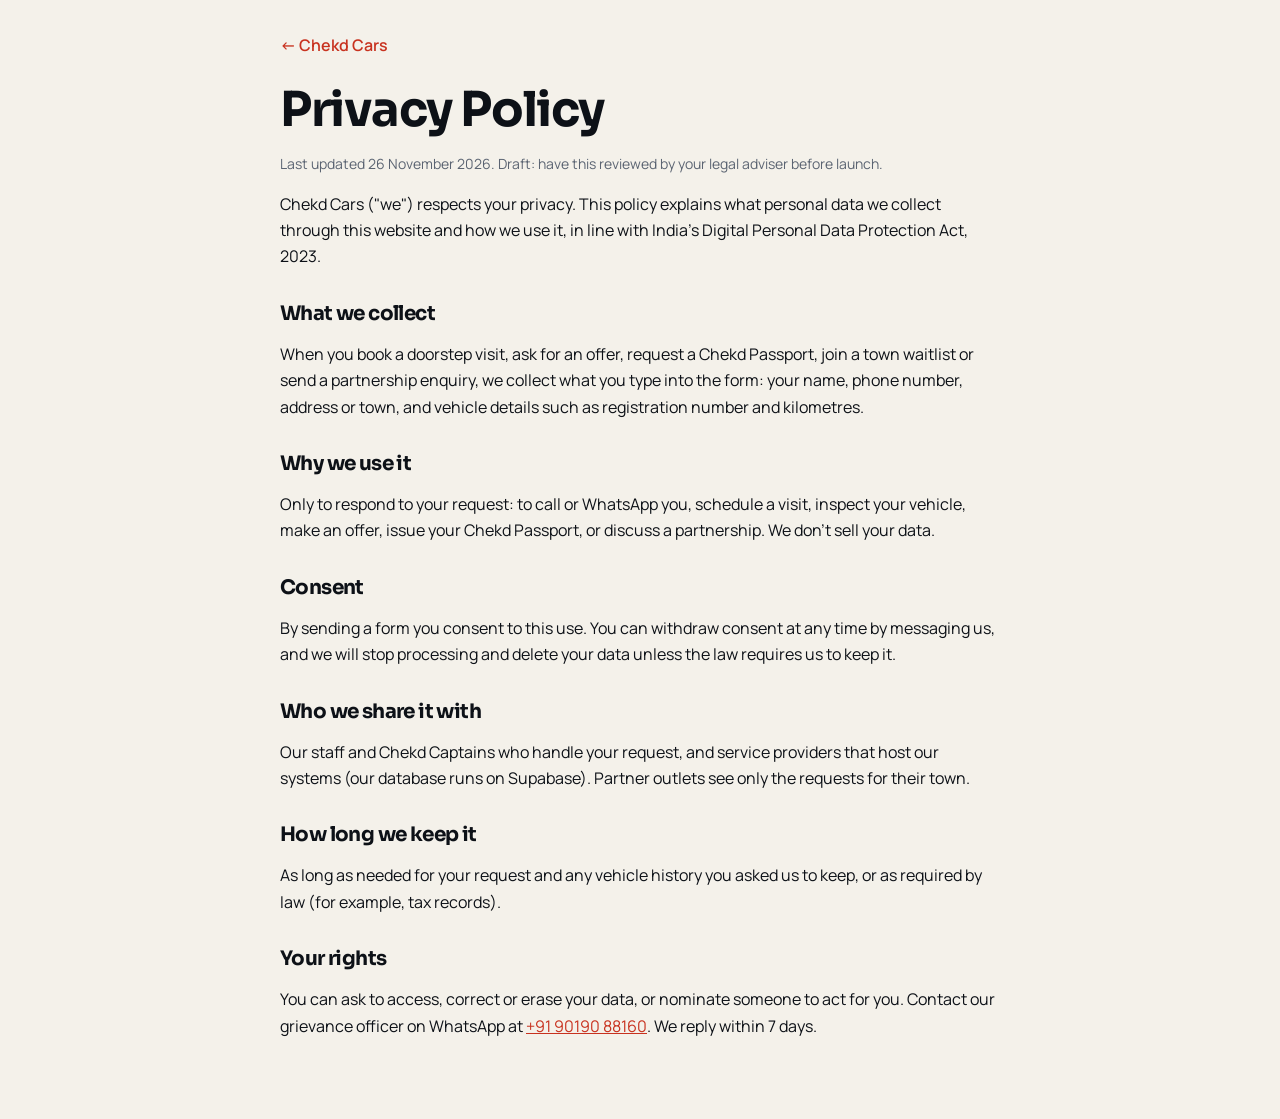
<file: web-app/privacy.html>
<!doctype html>
<html lang="en"><head><meta charset="utf-8" /><meta name="viewport" content="width=device-width, initial-scale=1" />
<title>Privacy Policy · Chekd Cars</title><link rel="icon" type="image/png" href="icon_red.png" />
<link href="https://fonts.googleapis.com/css2?family=Sora:wght@600;700&family=Manrope:wght@400;600&display=swap" rel="stylesheet" />
<style>
body{margin:0;background:#f4f1ea;color:#0d1117;font:400 16px/1.65 Manrope,system-ui,sans-serif}
main{max-width:720px;margin:0 auto;padding:32px 20px 64px}
h1,h2{font-family:Sora,system-ui,sans-serif;letter-spacing:-.03em;line-height:1.15}
h1{font-size:clamp(32px,8vw,48px);margin:24px 0 4px} h2{font-size:20px;margin:32px 0 8px}
a{color:#c8321f} .muted{color:#5b6472;font-size:14px} .back{font-weight:600;text-decoration:none}
</style></head><body><main>
<a class="back" href="./">← Chekd Cars</a>
<h1>Privacy Policy</h1><p class="muted">Last updated 26 November 2026. Draft: have this reviewed by your legal adviser before launch.</p>

<p>Chekd Cars ("we") respects your privacy. This policy explains what personal data we collect through this website and how we use it, in line with India's Digital Personal Data Protection Act, 2023.</p>
<h2>What we collect</h2>
<p>When you book a doorstep visit, ask for an offer, request a Chekd Passport, join a town waitlist or send a partnership enquiry, we collect what you type into the form: your name, phone number, address or town, and vehicle details such as registration number and kilometres.</p>
<h2>Why we use it</h2>
<p>Only to respond to your request: to call or WhatsApp you, schedule a visit, inspect your vehicle, make an offer, issue your Chekd Passport, or discuss a partnership. We don't sell your data.</p>
<h2>Consent</h2>
<p>By sending a form you consent to this use. You can withdraw consent at any time by messaging us, and we will stop processing and delete your data unless the law requires us to keep it.</p>
<h2>Who we share it with</h2>
<p>Our staff and Chekd Captains who handle your request, and service providers that host our systems (our database runs on Supabase). Partner outlets see only the requests for their town.</p>
<h2>How long we keep it</h2>
<p>As long as needed for your request and any vehicle history you asked us to keep, or as required by law (for example, tax records).</p>
<h2>Your rights</h2>
<p>You can ask to access, correct or erase your data, or nominate someone to act for you. Contact our grievance officer on WhatsApp at <a href="https://wa.me/919019088160">+91 90190 88160</a>. We reply within 7 days.</p>
</main></body></html>
</file>
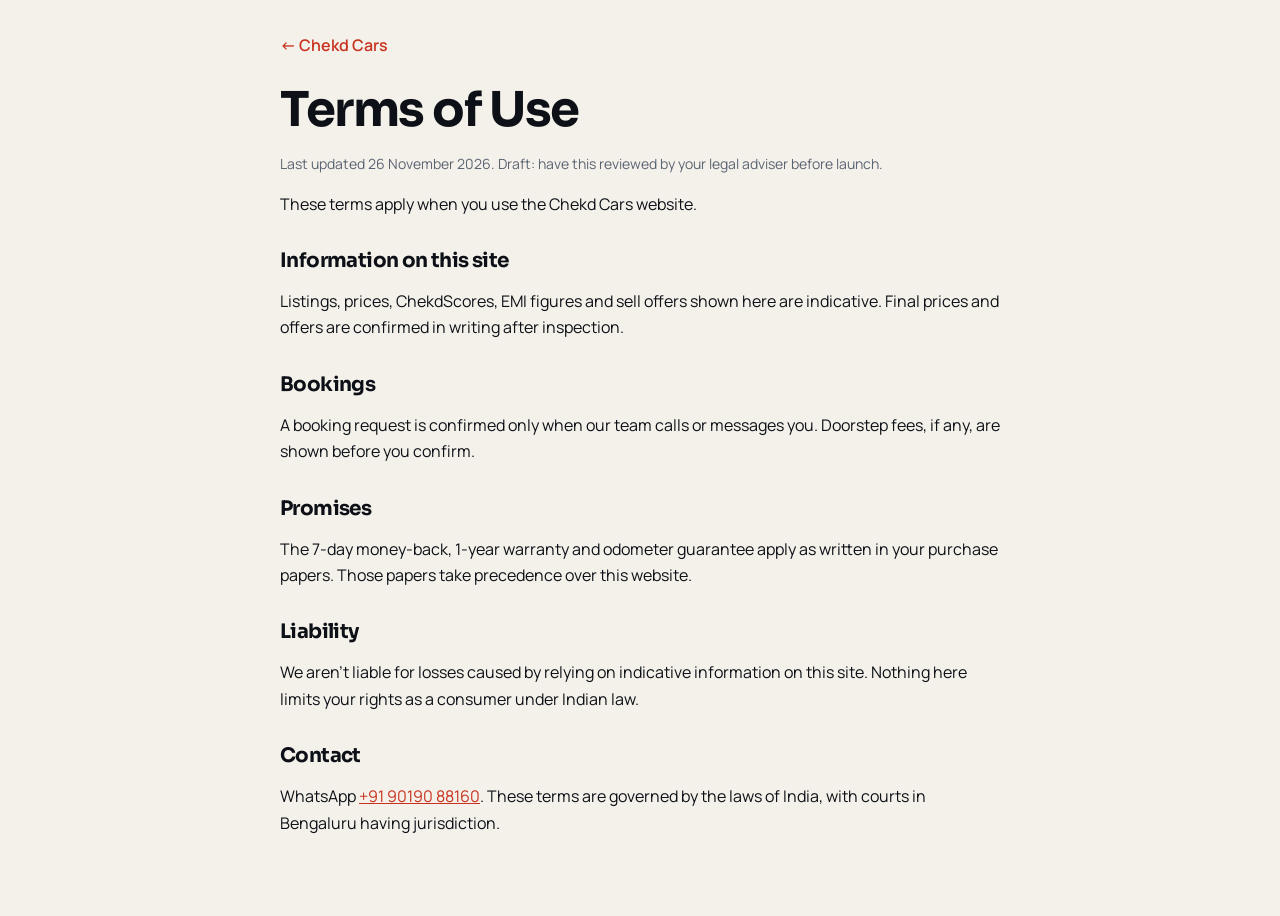
<file: web-app/terms.html>
<!doctype html>
<html lang="en"><head><meta charset="utf-8" /><meta name="viewport" content="width=device-width, initial-scale=1" />
<title>Terms of Use · Chekd Cars</title><link rel="icon" type="image/png" href="icon_red.png" />
<link href="https://fonts.googleapis.com/css2?family=Sora:wght@600;700&family=Manrope:wght@400;600&display=swap" rel="stylesheet" />
<style>
body{margin:0;background:#f4f1ea;color:#0d1117;font:400 16px/1.65 Manrope,system-ui,sans-serif}
main{max-width:720px;margin:0 auto;padding:32px 20px 64px}
h1,h2{font-family:Sora,system-ui,sans-serif;letter-spacing:-.03em;line-height:1.15}
h1{font-size:clamp(32px,8vw,48px);margin:24px 0 4px} h2{font-size:20px;margin:32px 0 8px}
a{color:#c8321f} .muted{color:#5b6472;font-size:14px} .back{font-weight:600;text-decoration:none}
</style></head><body><main>
<a class="back" href="./">← Chekd Cars</a>
<h1>Terms of Use</h1><p class="muted">Last updated 26 November 2026. Draft: have this reviewed by your legal adviser before launch.</p>

<p>These terms apply when you use the Chekd Cars website.</p>
<h2>Information on this site</h2>
<p>Listings, prices, ChekdScores, EMI figures and sell offers shown here are indicative. Final prices and offers are confirmed in writing after inspection.</p>
<h2>Bookings</h2>
<p>A booking request is confirmed only when our team calls or messages you. Doorstep fees, if any, are shown before you confirm.</p>
<h2>Promises</h2>
<p>The 7-day money-back, 1-year warranty and odometer guarantee apply as written in your purchase papers. Those papers take precedence over this website.</p>
<h2>Liability</h2>
<p>We aren't liable for losses caused by relying on indicative information on this site. Nothing here limits your rights as a consumer under Indian law.</p>
<h2>Contact</h2>
<p>WhatsApp <a href="https://wa.me/919019088160">+91 90190 88160</a>. These terms are governed by the laws of India, with courts in Bengaluru having jurisdiction.</p>
</main></body></html>
</file>
<file: admin/hark.css>
/* Hark's design tokens and component styles. Each component's rules follow its @component comment. style-gates: data */

/* @component foundations */
:root {
  color-scheme: light dark;

  --text-primary: light-dark(#1d1d1f, #f5f5f7);         /* body text */
  --text-secondary: light-dark(#636366, #a1a1a6);       /* supporting grey text */
  --text-tertiary: light-dark(#1d1d1f4d, #f5f5f74d);    /* hollow dots, faint marks; never body text */
  --text-primary-on: light-dark(#f5f5f7, #1d1d1f);      /* text on --fill-primary */
  --text-secondary-on: light-dark(#aeaeb2, #5c5c60);    /* grey text on --fill-primary */
  --fill-primary: light-dark(#1d1d1f, #f5f5f7);         /* the strong fill: solid chips, the nav, the badge */
  --fill-primary-on: light-dark(#f5f5f7, #1d1d1f);      /* the page background */
  --fill-secondary: light-dark(#1d1d1f80, #f5f5f780);
  --fill-tertiary: light-dark(#e8e8ea, #2a2a2d);        /* the grey card, panel and row tint */
  --fill-segment: light-dark(#3a3a3c, #e2e2e4);         /* the nav's tab track */
  --fill-system-green: #00a665;                         /* status: done, ready */
  --fill-system-orange: #ff4d00;                        /* status: now, current */
  --fill-system-red: light-dark(#da2f35, #f1555b);      /* status: blocked, error */
  --transparent-primary: light-dark(#1d1d1f4d, #f5f5f74d);
  --stroke-primary: light-dark(#1d1d1f24, #f5f5f724);   /* strong hairline */
  --stroke-secondary: light-dark(#1d1d1f12, #f5f5f712); /* faint hairline between rows */
  --stroke-primary-on: light-dark(#f5f5f71a, #1d1d1f1a);
  --stroke-composer: light-dark(#f5f5f780, #1d1d1f80);  /* the callout's glass edge */
  --stroke-system-orange: #ff4d0026;
  --hover-wash: light-dark(#1d1d1f0d, #f5f5f70d);
  --hover-wash-primary-on: light-dark(#f9f9fa26, #1d1d1f14);

  /* The hero is light text over a dark photo in both themes. */
  --hero-surface: #161f39;
  --hero-text: #f5f5f7;
  --hero-text-muted: #f5f5f7cc;
  --hero-scrim-strong: rgb(22 31 57 / 0.78);
  --hero-scrim-soft: rgb(22 31 57 / 0.3);
  --hero-scrim-side: rgb(22 31 57 / 0.45);
  --hero-glass: rgb(22 31 57 / 0.42);
  --hero-glass-faint: rgb(22 31 57 / 0.35);
  --hero-glass-stroke: rgb(245 245 247 / 0.28);

  --mat-regular: light-dark(rgb(255 255 255 / 0.56), rgb(29 29 31 / 0.55));
  --mat-thin: light-dark(rgb(255 255 255 / 0.22), rgb(29 29 31 / 0.4));
  --mat-agent: light-dark(rgb(255 255 255 / 0.84), rgb(29 29 31 / 0.66));
  --mat-inverse: color-mix(in srgb, var(--fill-primary) 86%, transparent);  /* the nav: dark on light, light on dark */
  --hark-blur: blur(50px) saturate(1.6);
  --hark-shadow: 0 8px 40px #1d1d1f1f;

  --sans: "GT Standard", "GT Standard L", "Geist", -apple-system, BlinkMacSystemFont, "Helvetica Neue", sans-serif;
  --lh: 1.3;                                            /* every text style is 130% */
  --weight-light: 300;
  --weight-regular: 400;
  --weight-medium: 500;
  --weight-bold: 600;
  --size-caption: 12px;                                 /* the smallest text allowed */
  --size-meta: 13px;
  --size-small: 14px;
  --size-body: 15px;
  --size-prose: 16px;
  --size-heading: 20px;
  --size-figure: clamp(24px, 3vw, 32px);
  --size-title: clamp(26px, 3vw, 32px);
  --size-display: clamp(34px, 5vw, 48px);
  --size-lede: clamp(16px, 1.7vw, 20px);

  --type-caption: var(--weight-regular) var(--size-caption)/var(--lh) var(--sans);
  --type-tag: var(--weight-medium) var(--size-caption)/var(--lh) var(--sans);
  --type-small: var(--weight-regular) var(--size-small)/var(--lh) var(--sans);
  --type-label: var(--weight-medium) var(--size-small)/var(--lh) var(--sans);
  --type-body: var(--weight-regular) var(--size-body)/var(--lh) var(--sans);
  --type-body-strong: var(--weight-medium) var(--size-body)/var(--lh) var(--sans);
  --type-heading: var(--weight-medium) var(--size-heading)/var(--lh) var(--sans);
  --type-lede: var(--weight-medium) var(--size-lede)/var(--lh) var(--sans);
  --type-figure: var(--weight-regular) var(--size-figure)/var(--lh) var(--sans);
  --type-title: var(--weight-regular) var(--size-title)/var(--lh) var(--sans);
  --type-display: var(--weight-medium) var(--size-display)/var(--lh) var(--sans);
  --type-numeral: var(--weight-regular) 48px/1 var(--sans);

  --r-s: 12px;
  --r-m: 16px;
  --r-l: 24px;
  --r-xl: 32px;
  --r-pill: 100px;

  --ease-out: cubic-bezier(0.23, 1, 0.32, 1);
  --dur-quick: 160ms;
  --dur-draw: 1400ms;

  --page-max: 1120px;
  --gutter: clamp(16px, 3vw, 32px);                     /* the page's side padding */
  --tap: 44px;                                          /* the smallest touch target */
}
:root[data-theme="light"] { color-scheme: light; }
:root[data-theme="dark"] { color-scheme: dark; }

* { box-sizing: border-box; }
html { -webkit-text-size-adjust: 100%; scroll-behavior: smooth; }
@media (prefers-reduced-motion: reduce) { html { scroll-behavior: auto; } }

body {
  margin: 0;
  background: var(--fill-primary-on);
  color: var(--text-primary);
  font: var(--type-body);
  -webkit-font-smoothing: antialiased;
  overflow-x: hidden;
}

img { max-width: 100%; display: block; }
figure { margin-inline: 0; }
a { color: inherit; }
b, strong { font-weight: var(--weight-bold); }
p { margin: 0; text-wrap: pretty; }
h1, h2, h3 { margin: 0; text-wrap: balance; }
small { font-size: max(var(--size-caption), 0.85em); }
.sub { color: var(--text-secondary); }

:focus-visible { outline: 2px solid var(--fill-primary); outline-offset: 3px; border-radius: 6px; }

/* @component page */
.page {
  max-width: var(--page-max);
  margin: 0 auto;
  padding-inline: var(--gutter);
  padding-block: 12px 40px;
  display: grid;
  grid-template-columns: minmax(0, 1fr);
  gap: 16px;
}
.main { display: grid; grid-template-columns: minmax(0, 1fr); gap: 16px; min-width: 0; }

.glass {
  background: var(--mat-inverse);
  -webkit-backdrop-filter: var(--hark-blur);
  backdrop-filter: var(--hark-blur);
  border: 1px solid var(--stroke-primary-on);
}
.nav {
  position: sticky;
  top: calc(env(safe-area-inset-top, 0px) + 12px);
  z-index: 20;
  justify-self: center;
  max-width: 100%;
  display: flex;
  align-items: center;
  gap: 6px;
  padding: 5px;
  border-radius: var(--r-pill);
  box-shadow: var(--hark-shadow);
}
.nav :focus-visible { outline-color: var(--fill-primary-on); }
.seg {
  display: flex;
  min-width: 0;
  overflow-x: auto;
  scrollbar-width: none;
  border-radius: var(--r-pill);
  background: var(--fill-segment);
}
.seg::-webkit-scrollbar { display: none; }
.seg a {
  flex: none;
  padding: 8px 14px;
  border-radius: var(--r-pill);
  font: var(--type-label);
  color: var(--text-secondary-on);
  text-decoration: none;
  white-space: nowrap;
}
.seg a:hover { color: var(--text-primary-on); }
/* The active tab carries its own fill so its text is measured against it. */
.seg a[aria-current="true"] { background: var(--fill-primary-on); color: var(--text-primary); }
.theme-btn {
  flex: none;
  width: 36px; height: 36px;
  display: grid;
  place-items: center;
  border: 0;
  border-radius: 50%;
  background: var(--hover-wash-primary-on);
  color: var(--text-primary-on);
  cursor: pointer;
}
.theme-btn:hover { box-shadow: inset 0 0 0 100px var(--hover-wash-primary-on); }
.theme-btn::before { content: ""; width: 14px; height: 14px; border-radius: 50%; box-shadow: inset 0 0 0 1.5px currentColor; background: linear-gradient(to right, light-dark(currentColor, transparent) 50%, light-dark(transparent, currentColor) 50%); }
@media (max-width: 599px) {
  .seg a { display: flex; align-items: center; min-height: var(--tap); }
  .theme-btn { width: var(--tap); height: var(--tap); }
}

/* @component footer */
.foot {
  display: flex;
  flex-wrap: wrap;
  align-items: center;
  justify-content: space-between;
  gap: 16px 24px;
  padding-top: 24px;
  border-top: 1px solid var(--stroke-secondary);
  font-size: var(--size-small);
  color: var(--text-secondary);
}
.foot strong { color: var(--text-primary); }
.foot nav { display: flex; flex-wrap: wrap; gap: 6px; }
.foot nav a {
  padding: 6px 12px;
  border-radius: var(--r-pill);
  background: var(--fill-tertiary);
  color: var(--text-primary);
  font: var(--type-tag);
  text-decoration: none;
}
.foot nav a:hover { box-shadow: inset 0 0 0 100px var(--hover-wash); }
.badge {
  display: inline-flex;
  align-items: center;
  gap: 10px;
  padding: 12px 16px;
  border-radius: var(--r-xl);
  background: var(--fill-primary);
  color: var(--text-primary-on);
  box-shadow: var(--hark-shadow);
  font: var(--weight-medium) var(--size-body)/1.1 var(--sans);
  text-decoration: none;
}
.badge:hover { box-shadow: var(--hark-shadow), inset 0 0 0 100px var(--hover-wash-primary-on); }
.hark-mark { display: inline-grid; place-items: center; }
.hark-mark svg { display: block; }
@media (max-width: 599px) {
  .foot nav a { display: inline-flex; align-items: center; min-height: var(--tap); min-width: var(--tap); }
  .badge { min-height: var(--tap); }
}

/* @component chip */
.chip {
  display: inline-flex;
  align-items: center;
  gap: 6px;
  padding: 4px 10px 4px 8px;
  border-radius: var(--r-pill);
  font: var(--type-tag);
  max-width: 100%;
  background: var(--fill-tertiary);
  color: var(--text-secondary);
  vertical-align: middle;
}
.chip::before {
  content: "";
  width: 7px; height: 7px;
  border-radius: 50%;
  flex: none;
  box-shadow: inset 0 0 0 1.5px var(--text-tertiary);
}
.chip--solid { background: var(--fill-primary); color: var(--text-primary-on); }
.chip--solid::before { background: var(--fill-system-green); box-shadow: none; }
td .chip { white-space: nowrap; }
/* @component dot */
.dot {
  display: inline-flex;
  align-items: center;
  gap: 6px;
  margin-top: 4px;
  font: var(--type-tag);
  color: var(--text-primary);
}
.dot::before { content: ""; width: 7px; height: 7px; border-radius: 50%; background: var(--fill-system-green); }
tbody th .dot { display: flex; width: fit-content; }
/* @component pill */
.pill {
  display: inline-block;
  padding: 1px 8px;
  border-radius: var(--r-pill);
  background: var(--fill-tertiary);
  color: var(--text-secondary);
  font: var(--type-tag);
  white-space: normal;
  vertical-align: 1px;
}
/* @component button, link and links */
.btn {
  display: inline-flex;
  align-items: center;
  gap: 6px;
  min-height: 30px;
  padding: 5px 12px;
  border-radius: var(--r-s);
  background: var(--fill-primary-on);
  color: var(--text-primary);
  border: 1px solid var(--stroke-primary);
  font: var(--type-tag);
  text-decoration: none;
  max-width: 100%;
  transition: box-shadow var(--dur-quick) ease;
}
.btn:hover { box-shadow: inset 0 0 0 100px var(--hover-wash); }
.btn[target="_blank"]::after { content: "\2197"; font-size: 11px; color: var(--text-secondary); }
.link {
  color: var(--text-primary);
  text-decoration: underline;
  text-decoration-color: var(--stroke-primary);
  text-underline-offset: 3px;
  max-width: 100%;
  overflow-wrap: anywhere;
}
.link:hover { text-decoration-color: currentColor; }
.links { display: flex; flex-wrap: wrap; gap: 8px; }
@media (pointer: coarse), (max-width: 599px) { .btn { min-height: var(--tap); padding-inline: 14px; } }

/* A button that asks Hark is the page's primary capsule. Once it sends, Hark
   writes a check and "Sent to Hark" into it, and it turns secondary. */
.btn[data-hark-action] {
  justify-content: center;
  gap: 8px;
  min-height: 48px;
  padding: 0 20px;
  border: 0;
  border-radius: var(--r-pill);
  background: var(--fill-primary);
  color: var(--text-primary-on);
  font: var(--type-body-strong);
  text-align: center;
  white-space: nowrap;
  cursor: pointer;
  transition: box-shadow var(--dur-quick) ease, transform var(--dur-quick) ease;
}
/* A state's message after the label is long, so a button saying one may wrap. */
.btn[data-hark-action][data-hark-state]:not([data-hark-state="sending"]) { white-space: normal; }
.btn[data-hark-action]:hover { box-shadow: inset 0 0 0 100px var(--hover-wash-primary-on); }
.btn[data-hark-action]:active { transform: scale(0.97); }
.btn[data-hark-action] svg { flex: none; }
.btn[data-hark-action][data-hark-state="sent"] { background: var(--fill-tertiary); color: var(--text-primary); box-shadow: none; }

/* The states before a press is sent. A CSS escape swallows the one space
   after it, so the dot is followed by a no-break space (\00a0), which also
   keeps the dot on its words' line. */
[data-hark-action][data-hark-state="sending"] { opacity: 0.6; pointer-events: none; }
[data-hark-action][data-hark-state="sent"] { pointer-events: none; cursor: default; }
[data-hark-action][data-hark-state]::after { color: var(--text-secondary); font-weight: 400; }
.btn[data-hark-action][data-hark-state]::after { color: var(--text-secondary-on); }
[data-hark-action][data-hark-state="sign_in"]::after { content: " \00b7\00a0Sign in to Hark to use this"; }
[data-hark-action][data-hark-state="not_allowed"]::after { content: " \00b7\00a0Only the page\2019s owner can use this"; }
[data-hark-action][data-hark-state="failed"]::after { content: " \00b7\00a0Did not send, try again"; }
@media (max-width: 599px) {
  .link { display: inline-flex; align-items: center; min-width: var(--tap); min-height: var(--tap); margin: -13px 0; vertical-align: middle; }
}
/* @component text and fineprint */
.prose { display: grid; gap: 12px; max-width: 68ch; font-size: var(--size-prose); }
.fineprint { font-size: var(--size-small); color: var(--text-secondary); max-width: 70ch; }
/* @component hero */
.hero {
  position: relative;
  min-height: clamp(320px, 46vh, 480px);
  border-radius: var(--r-xl);
  overflow: hidden;
  display: flex;
  align-items: flex-end;
  color: var(--hero-text);
  isolation: isolate;
  box-shadow: var(--hark-shadow);
  background: var(--hero-surface);
}
/* Without a photo the hero is as tall as its copy, so the callout sits beside the copy instead of over it. */
.hero:not(:has(.hero__img)) { min-height: 0; background: var(--hero-surface) center / cover no-repeat; }
.hero:not(:has(.hero__img))::after { background: linear-gradient(to right, var(--hero-scrim-side) 0%, transparent 60%); }
@media (min-width: 761px) {
  .hero:not(:has(.hero__img)) > .callout { position: static; flex: none; align-self: flex-start; margin: clamp(16px, 2.4vw, 24px) clamp(16px, 2.4vw, 24px) clamp(16px, 2.4vw, 24px) auto; }
}
.hero__img {
  position: absolute;
  inset: 0;
  width: 100%;
  height: 100%;
  object-fit: cover;
  object-position: 40% 60%;
  z-index: -2;
}
.hero::after {
  content: "";
  position: absolute;
  inset: 0;
  z-index: -1;
  background:
    linear-gradient(to top, var(--hero-scrim-strong) 0%, var(--hero-scrim-soft) 42%, transparent 66%),
    linear-gradient(to right, var(--hero-scrim-side) 0%, transparent 60%);
}
.hero__copy {
  display: grid;
  gap: 14px;
  max-width: 40rem;
  padding: clamp(24px, 4vw, 48px);
  padding-bottom: clamp(28px, 3.4vw, 44px);
}
.hero__eyebrow {
  justify-self: start;
  padding: 6px 12px;
  border-radius: var(--r-pill);
  background: var(--hero-glass);
  border: 1px solid var(--hero-glass-stroke);
  -webkit-backdrop-filter: var(--hark-blur);
  backdrop-filter: var(--hark-blur);
  font: var(--type-label);
}
.hero h1 { font: var(--type-display); letter-spacing: 0; }
.hero h1 em { font-style: normal; }
.hero__sub { font: var(--type-lede); max-width: 34ch; }
.hero__meta { font-size: var(--size-small); color: var(--hero-text-muted); }
.hero__credit {
  position: absolute;
  right: clamp(20px, 3vw, 32px);
  bottom: 16px;
  padding: 4px 10px;
  border-radius: var(--r-pill);
  background: var(--hero-glass-faint);
  -webkit-backdrop-filter: var(--hark-blur);
  backdrop-filter: var(--hark-blur);
  font: var(--type-caption);
  color: var(--hero-text-muted);
}
/* A callout overlays the photo's top corner, so the hero keeps room for it above the copy. */
@media (min-width: 761px) { .hero:has(> .callout) { min-height: clamp(420px, 56vh, 560px); } }
.hero > .callout {
  position: absolute;
  top: clamp(16px, 2.4vw, 24px);
  right: clamp(16px, 2.4vw, 24px);
  width: min(320px, calc(100% - 32px));
}
@media (max-width: 760px) {
  .hero { flex-direction: column; justify-content: flex-end; align-items: stretch; min-height: 0; }
  .hero__img { object-position: 22% 50%; }
  .hero__copy { padding-top: 140px; padding-bottom: 28px; }
  .hero:not(:has(.hero__img)) .hero__copy { padding-top: clamp(24px, 4vw, 48px); }
  .hero__credit { top: 16px; right: 16px; bottom: auto; }
  .hero > .callout { position: static; width: auto; margin: 0 12px 12px; }
}
/* On a phone the title starts higher, so the first screen reaches the stats. */
@media (max-width: 599px) { .hero__copy { padding-top: 88px; padding-bottom: 20px; } }
/* @component callout */
.callout {
  max-width: 420px;
  display: grid;
  gap: 10px;
  padding: 16px 18px 18px;
  border-radius: var(--r-l);
  background: var(--mat-agent);
  -webkit-backdrop-filter: var(--hark-blur);
  backdrop-filter: var(--hark-blur);
  border: 1px solid var(--stroke-composer);
  box-shadow: var(--hark-shadow);
  color: var(--text-primary);
  font-size: var(--size-small);
}
.callout__head { display: flex; align-items: center; gap: 8px; color: var(--text-secondary); font-weight: var(--weight-medium); }
.callout__head svg { color: var(--text-primary); }
.callout__lead { font-size: var(--size-body); }
.callout .fineprint { font-size: var(--size-caption); }
.callout .btn { justify-self: start; }
/* @component stats */
.stats { display: grid; grid-auto-flow: column; grid-auto-columns: minmax(0, 1fr); padding-top: 8px; }
.stat {
  display: grid;
  grid-template-rows: 1fr auto;
  gap: 4px;
  padding: 12px 24px;
  border-left: 1px solid var(--stroke-secondary);
}
.stat:first-child { border-left: 0; padding-left: 0; }
.stat__fig { font: var(--type-figure); font-variant-numeric: tabular-nums; }
.stat__label { font-size: var(--size-small); color: var(--text-secondary); }
@media (max-width: 760px) {
  .stats { grid-auto-flow: row; grid-template-columns: auto minmax(0, 1fr); column-gap: 12px; padding-top: 0; }
  .stat { grid-column: 1 / -1; grid-template-columns: subgrid; align-items: baseline; gap: 12px; padding: 14px 0; border-left: 0; border-top: 1px solid var(--stroke-secondary); }
  .stat:first-child { border-top: 0; }
}
/* On a phone the stats sit two to a row, figure over label. */
@media (max-width: 599px) {
  .stats { grid-template-columns: repeat(2, minmax(0, 1fr)); column-gap: 0; }
  .stat { grid-column: auto; grid-template-columns: none; gap: 2px; padding: 12px 0; }
  .stat:nth-child(2) { border-top: 0; }
  .stat:nth-child(even) { padding-left: 16px; border-left: 1px solid var(--stroke-secondary); }
  .stat__fig { font-size: 26px; line-height: 1.15; }
  .stat__label { font-size: var(--size-caption); }
}
/* @component section */
.section {
  padding-block: clamp(40px, 6vw, 72px) clamp(16px, 2vw, 24px);
  border-top: 1px solid var(--stroke-secondary);
  scroll-margin-top: calc(env(safe-area-inset-top, 0px) + 72px); /* Clears the sticky .nav: its top offset plus its tallest height, 56px. */
  min-width: 0;
}
.section > * + * { margin-top: clamp(20px, 2.4vw, 28px); }
.section > .head + * { margin-top: 0; }
.head {
  display: grid;
  grid-template-columns: minmax(0, 1.65fr) minmax(0, 1fr);
  gap: 10px 40px;
  align-items: end;
  margin-bottom: clamp(24px, 3vw, 36px);
}
.head__eyebrow { grid-column: 1 / -1; font: var(--type-label); color: var(--text-secondary); }
.head h2 { font: var(--type-title); }
.head__sub { justify-self: end; font-size: var(--size-body); color: var(--text-secondary); max-width: 44ch; text-align: right; }
@media (max-width: 900px) { .head { grid-template-columns: 1fr; } .head__sub { justify-self: start; text-align: left; } }
/* @component table */
.table-wrap { margin-inline: -12px; padding-inline: 12px; overflow-x: auto; }
table { width: 100%; border-collapse: collapse; font: var(--type-small); font-variant-numeric: tabular-nums; }
caption { text-align: left; font: var(--type-caption); color: var(--text-secondary); padding: 0 0 10px; }
th, td { text-align: left; vertical-align: top; padding: 12px; border-bottom: 1px solid var(--stroke-secondary); }
th:first-child, td:first-child { padding-left: 0; }
th:last-child, td:last-child { padding-right: 0; }
thead th {
  font: var(--type-tag);
  color: var(--text-secondary);
  border-bottom-color: var(--stroke-primary);
  padding-top: 0;
  padding-bottom: 8px;
  white-space: nowrap;
}
tbody th { font-weight: var(--weight-bold); }
tbody tr:last-child > * { border-bottom: 0; }
.rowhead { white-space: nowrap; }
td small, th small { display: block; font: var(--type-caption); color: var(--text-secondary); margin-top: 2px; }
td.num { font-weight: var(--weight-bold); white-space: nowrap; }
td.num small { white-space: normal; }
.muted { color: var(--text-secondary); }
tr.is-highlight > * { background: var(--fill-tertiary); }
tr.is-highlight > :first-child { box-shadow: -12px 0 var(--fill-tertiary); }
tr.is-highlight > :last-child { box-shadow: 12px 0 var(--fill-tertiary); }
.after-table { margin-top: 20px; padding-inline: 12px; }
@media (max-width: 599px) {
  .table-wrap table, .table-wrap tbody, .table-wrap tr, .table-wrap th, .table-wrap td { display: block; }
  .table-wrap thead { display: none; }
  .table-wrap caption { display: block; text-align: left; }
  /* A row is its name on top, then its cells wrapped three or four to a line, each label over its value. */
  .table-wrap tbody tr { display: flex; flex-wrap: wrap; gap: 8px 20px; padding: 14px 0; border-bottom: 1px solid var(--stroke-secondary); }
  .table-wrap tbody tr.is-highlight { margin-inline: -12px; padding-inline: 12px; background: var(--fill-tertiary); }
  .table-wrap tbody tr.is-highlight > * { background: none; box-shadow: none; }
  .table-wrap tbody tr > * { border-bottom: 0; padding: 0; }
  .table-wrap tbody tr > th { flex: 1 0 100%; }
  .table-wrap tbody td.is-empty { display: none; }
  .table-wrap tbody td[data-label]::before { content: attr(data-label); display: block; color: var(--text-secondary); font-size: var(--size-caption); font-weight: var(--weight-regular); line-height: 1.3; }
  .table-wrap tbody td:has(> .link:only-child) { align-self: end; }
  .table-wrap tbody td:has(> .link:only-child)::before { display: none; }
  .rowhead { white-space: normal; }
}
/* @component compare */
.compare { margin-inline: -12px; overflow-x: auto; scroll-snap-type: x mandatory; }
.compare table { table-layout: fixed; min-width: calc(var(--compare-cols, 3) * 200px); }
.compare th, .compare td { scroll-snap-align: start; padding-inline: 12px; }
.compare thead th { font: var(--type-body-strong); color: var(--text-primary); white-space: normal; padding-top: 0; padding-bottom: 14px; border-bottom-color: var(--stroke-secondary); }
/* On light tiles a white product backdrop blends into the grey. */
.compare__media { position: relative; display: grid; grid-template: minmax(0, 1fr) / minmax(0, 1fr); place-items: center; width: 100%; aspect-ratio: 4 / 3; max-height: 240px; margin: 0 0 12px; padding: 16px; border-radius: var(--r-m); background: var(--fill-tertiary); }
.compare__media img { max-width: 100%; max-height: 100%; mix-blend-mode: multiply; }
/* A photo of a place or a room fills its frame instead of fitting whole. */
.compare .compare__media.compare__media--photo { padding: 0; overflow: hidden; background: var(--fill-tertiary); }
.compare .compare__media.compare__media--photo img { position: absolute; inset: 0; width: 100%; height: 100%; max-width: none; max-height: none; object-fit: cover; mix-blend-mode: normal; }
.compare thead th > .chip { display: flex; width: fit-content; margin-top: 8px; }
.compare:has(.compare__media) thead th:not(:has(.compare__media))::before { content: ""; display: block; width: 100%; aspect-ratio: 4 / 3; max-height: 240px; margin-bottom: 12px; border-radius: var(--r-m); background: var(--fill-tertiary); }
:root[data-theme="dark"] .compare__media img { mix-blend-mode: normal; border-radius: var(--r-s); }
@media (prefers-color-scheme: dark) { :root:not([data-theme="light"]) .compare__media img { mix-blend-mode: normal; border-radius: var(--r-s); } }
/* The header column shrinks to nothing on screen but stays in the table, so screen readers keep each value's row header. */
.js .compare tbody th[scope="row"], .js .compare thead td:first-child { width: 0; padding: 0; border: 0; overflow: hidden; clip-path: inset(50%); white-space: nowrap; }
.js .compare td[data-label]::before { content: attr(data-label); content: attr(data-label) / ""; display: block; margin-bottom: 4px; font: var(--type-caption); color: var(--text-secondary); }
/* On a phone two options show side by side, and the rest are a swipe away. */
@media (max-width: 599px) { .compare table { min-width: calc(var(--compare-cols, 3) * 46vw); } .compare th, .compare td { padding-inline: 8px; } }
/* @component steps */
.step {
  display: grid;
  grid-template-columns: 112px minmax(0, 1fr) minmax(220px, 0.78fr);
  gap: 16px 28px;
  padding: 28px 0;
  border-bottom: 1px solid var(--stroke-secondary);
}
.step > * { min-width: 0; }
.steps > .step:last-child { border-bottom: 0; }
.step p + p { margin-top: 8px; }
.step__num { font: var(--type-numeral); color: var(--text-primary); font-variant-numeric: tabular-nums; }
.step__eyebrow { margin-top: 8px; font: var(--type-label); color: var(--text-secondary); }
.step h3 { font: var(--type-heading); margin-bottom: 12px; }
.step__pills { list-style: none; margin: 0 0 14px; padding: 0; display: flex; flex-wrap: wrap; gap: 6px; }
.step__pills li {
  padding: 4px 10px;
  border-radius: var(--r-pill);
  border: 1px solid var(--stroke-primary);
  font-size: var(--size-meta);
  color: var(--text-secondary);
  max-width: 100%;
}
.step__pills b { color: var(--text-primary); font-weight: var(--weight-bold); }
.step__panel {
  align-self: start;
  margin: 0;
  padding: 16px 18px;
  border-radius: var(--r-m);
  background: var(--fill-tertiary);
  font-size: var(--size-small);
}
.step__panel dt { font-size: var(--size-caption); color: var(--text-secondary); margin-bottom: 2px; }
.step__panel dd { margin: 0 0 12px; }
.step__panel dd:last-child { margin-bottom: 0; }
.step__panel .fineprint { display: block; margin-top: 6px; font-size: var(--size-caption); }
.step__panel .btn { margin-top: 8px; }
.step__figure { grid-column: 2 / span 2; margin: 0; }
.step__figure img { width: 100%; height: clamp(200px, 26vw, 320px); object-fit: cover; border-radius: var(--r-m); }
.step__figure figcaption { font-size: var(--size-caption); color: var(--text-secondary); padding-top: 10px; }
@media (min-width: 901px) {
  .step:not(:has(> .step__panel)) { grid-template-columns: 112px minmax(0, 1fr); }
  .step:not(:has(> .step__panel)) > .step__figure { grid-column: 2; }
}
@media (max-width: 900px) {
  .step { grid-template-columns: minmax(0, 1fr); gap: 14px; }
  .step__figure { grid-column: 1; }
  .step__intro { display: flex; align-items: baseline; gap: 14px; }
  .step__num { font-size: 40px; }
  .step__eyebrow { margin-top: 0; }
}
/* @component checklist */
.checklist { display: grid; grid-template-columns: minmax(0, 1.4fr) auto minmax(0, 1fr); column-gap: 20px; list-style: none; margin: 0; padding: 0; }
.checklist:not(:has(.checklist__note)) { grid-template-columns: minmax(0, 1fr) auto; }
.checklist > li {
  display: grid;
  grid-column: 1 / -1;
  grid-template-columns: subgrid;
  row-gap: 8px;
  align-items: center;
  padding: 14px 0;
  border-bottom: 1px solid var(--stroke-secondary);
}
.checklist > li:last-child { border-bottom: 0; }
.checklist__item { grid-column: 1; font-weight: var(--weight-bold); }
.checklist > li > .chip { grid-column: 2; justify-self: start; }
.checklist:not(:has(.checklist__note)) > li > .chip { justify-self: end; }
.checklist__item small { display: block; font-weight: var(--weight-regular); font-size: var(--size-caption); color: var(--text-secondary); margin-top: 2px; }
.checklist__note { grid-column: 3; font-size: var(--size-small); color: var(--text-secondary); }
.checklist > li.is-done .checklist__item { text-decoration: line-through; text-decoration-color: var(--text-tertiary); }
/* A row's own button sits in a last column, so each booking is pressed where it is listed. */
.checklist:has(> li > .btn) { grid-template-columns: minmax(0, 1.4fr) auto minmax(0, 1fr) auto; }
.checklist:has(> li > .btn):not(:has(.checklist__note)) { grid-template-columns: minmax(0, 1fr) auto auto; }
.checklist > li > .btn { grid-column: -2; justify-self: end; }
.checklist > li > .btn[data-hark-action] { min-height: 36px; padding: 0 16px; font: var(--type-label); white-space: nowrap; }
@media (max-width: 760px) {
  .checklist, .checklist:has(> li > .btn), .checklist:has(> li > .btn):not(:has(.checklist__note)) { grid-template-columns: minmax(0, 1fr) auto; }
  .checklist > li > .chip { justify-self: end; }
  .checklist__note { grid-column: 1 / -1; }
  .checklist > li:has(> .btn) > .checklist__note { grid-column: 1; }
  .checklist > li > .btn { grid-column: 2; justify-self: end; }
}
/* @component breakdown */
.breakdown { max-width: 720px; }
@media (min-width: 901px) { .section > .breakdown, .section > .aside { max-width: calc((100% - 40px) * 1.65 / 2.65); } }
.breakdown dl { margin: 0; }
.breakdown .row {
  display: flex;
  align-items: baseline;
  justify-content: space-between;
  gap: 16px;
  padding: 14px 0;
  border-bottom: 1px solid var(--stroke-secondary);
}
.breakdown dt { font-size: var(--size-body); }
.breakdown dt small { display: block; color: var(--text-secondary); font-size: var(--size-meta); margin-top: 2px; }
.breakdown dd { margin: 0; font-weight: var(--weight-bold); font-size: var(--size-body); white-space: nowrap; font-variant-numeric: tabular-nums; }
.breakdown .row--total {
  margin-top: -1px;
  padding: 18px 0 0;
  border-top: 1px solid var(--stroke-primary);
  border-bottom: 0;
  flex-wrap: wrap;
  align-items: baseline;
}
.breakdown .row--total dt { font: var(--type-body-strong); }
.breakdown .row--total dd { font: var(--type-figure); white-space: normal; }
.breakdown .fineprint { margin-top: 16px; }
/* @component pair */
.pair { display: grid; grid-template-columns: repeat(2, minmax(0, 1fr)); gap: clamp(20px, 3vw, 40px); align-items: start; }
.pair:has(> :is(.callout, .aside):last-child) { grid-template-columns: minmax(0, 1.65fr) minmax(0, 1fr); column-gap: 40px; }
.pair > .callout { max-width: none; }
@media (max-width: 760px) { .pair, .pair:has(> :is(.callout, .aside):last-child) { grid-template-columns: minmax(0, 1fr); } }
/* @component timeline */
.timeline { display: grid; grid-template-columns: 210px minmax(0, 1fr) auto; column-gap: 28px; list-style: none; margin-inline: 0; margin-bottom: 0; padding: 0; }
.timeline > li {
  display: grid;
  grid-column: 1 / -1;
  grid-template-columns: subgrid;
  row-gap: 8px;
  align-items: start;
  padding: 18px 0;
  border-bottom: 1px solid var(--stroke-secondary);
}
.timeline > li:first-child { padding-top: 0; }
.timeline > li:last-child { border-bottom: 0; padding-bottom: 0; }
.timeline__when { display: flex; align-items: baseline; gap: 12px; font-weight: var(--weight-bold); }
.timeline__when::before {
  content: "";
  width: 8px; height: 8px;
  flex: none;
  border-radius: 50%;
  box-shadow: inset 0 0 0 1.5px var(--text-tertiary);
  transform: translateY(-1px);
}
.timeline > li.is-current .timeline__when::before { background: var(--fill-system-orange); box-shadow: 0 0 0 4px var(--stroke-system-orange); }
.timeline > li > p:has(> .chip:only-child) { justify-self: end; }
.timeline__what ul { margin: 0; padding-left: 18px; }
.timeline__what li { margin-bottom: 4px; }
.timeline__what li:last-child { margin-bottom: 0; }
.timeline__what p + p { margin-top: 6px; }
@media (max-width: 900px) {
  .timeline { grid-template-columns: minmax(0, 1fr); }
  .timeline > li > p:has(> .chip:only-child) { justify-self: start; }
  .timeline__what, .timeline > li > p:last-child { padding-left: 20px; }
}
/* @component cards */
.cards { display: grid; grid-template-columns: repeat(auto-fit, minmax(min(100%, 260px), 1fr)); gap: 16px; }
.cards:has(> :nth-child(4):last-child) { grid-template-columns: repeat(2, minmax(0, 1fr)); }
.cards > div { padding: 22px 24px; border-radius: var(--r-m); background: var(--fill-tertiary); }
.cards h3 { font: var(--type-heading); margin-bottom: 10px; }
.cards ul { margin: 0; padding: 0; list-style: none; }
.cards li { padding: 10px 0; border-bottom: 1px solid var(--stroke-secondary); }
.cards li:last-child { border-bottom: 0; padding-bottom: 0; }
.cards .quote { font: var(--type-heading); margin-bottom: 8px; text-wrap: balance; }
@media (max-width: 900px) { .cards { grid-template-columns: 1fr; } }
@media (max-width: 760px) { .cards:has(> :nth-child(4):last-child) { grid-template-columns: minmax(0, 1fr); } }
@media (max-width: 599px) { .cards { gap: 12px; } .cards > div { padding: 18px; } .cards h3 { margin-bottom: 4px; } }
/* @component aside */
.aside {
  max-width: 62ch;
  padding: 20px 22px;
  border: 1.5px dashed var(--stroke-primary);
  border-radius: var(--r-m);
}
.aside h3 { font: var(--type-heading); margin-bottom: 6px; }
/* @component chart */
.chart { margin-bottom: 8px; padding: 20px 20px 12px; border-radius: var(--r-m); background: var(--fill-tertiary); overflow-x: auto; }
.chart__cap { font-size: var(--size-caption); color: var(--text-secondary); margin-bottom: 12px; }
.chart svg { width: 100%; height: auto; display: block; }
.pf-grid { stroke: var(--stroke-primary); stroke-width: 1; }
.pf-line { stroke: var(--fill-primary); stroke-width: 2.4; fill: none; stroke-linejoin: round; stroke-linecap: round; }
.pf-fill { fill: var(--fill-primary); opacity: 0.07; }
.pf-dot { fill: var(--fill-primary-on); stroke: var(--fill-primary); stroke-width: 2; }
.pf-alt { fill: var(--text-primary); font: var(--weight-bold) var(--size-body) var(--sans); text-anchor: middle; }
.pf-name { fill: var(--text-secondary); font: var(--weight-medium) var(--size-meta) var(--sans); text-anchor: middle; }
.pf-num { fill: var(--text-tertiary); font: var(--weight-medium) var(--size-meta) var(--sans); text-anchor: middle; }
.pf-axis { fill: var(--text-secondary); font: var(--weight-regular) var(--size-caption) var(--sans); }
.js .chart:not(.is-in) .pf-line { stroke-dasharray: 1400; stroke-dashoffset: 1400; }
.js .chart.is-in .pf-line { stroke-dasharray: 1400; stroke-dashoffset: 0; transition: stroke-dashoffset var(--dur-draw) var(--ease-out) 120ms; }
@media (prefers-reduced-motion: reduce) { .js .chart .pf-line { stroke-dasharray: none; stroke-dashoffset: 0; transition: none; } }
/* @component figure */
.band { margin-inline: 0; margin-bottom: 0; }
.band img { width: 100%; height: clamp(240px, 40vw, 520px); object-fit: cover; border-radius: var(--r-xl); }
.band figcaption { font-size: var(--size-caption); color: var(--text-secondary); padding: 10px 4px 0; }
.is-portrait img { width: auto; max-width: 100%; height: clamp(320px, 48vw, 560px); }
</file>
<file: admin/hark-charts.css>
/* The Hark chart palette for Chart.js. Load it after hark.css. style-gates: data */
:root {
  --chart-ink: light-dark(#1d1d1f, #f5f5f7);            /* the story: one series, or the one that matters */
  --chart-ink-2: light-dark(#1d1d1f80, #f5f5f780);      /* the comparison beside the story; axis and legend text */
  --chart-ink-3: light-dark(#1d1d1f4d, #f5f5f74d);
  --chart-reference: light-dark(#1d1d1f24, #f5f5f724);  /* baselines, targets, averages: dashed 3 / 4 */
  --chart-grid: light-dark(#1d1d1f12, #f5f5f712);
  --chart-accent: #ff4d00;                              /* the one thing to look at now; never a series or a fill */
  --chart-good: light-dark(#607868, #8fa898);           /* positive, up, on track */
  --chart-bad: light-dark(#9c635e, #b97f7a);            /* negative, down, off track */
  --chart-muted: var(--chart-ink-3);                    /* context: the rest around a highlight, washes */
  /* Three or more series take these in order; one or two series take the inks. */
  --chart-1: light-dark(#b1bcd2, #c3ccdd);
  --chart-2: light-dark(#607868, #8fa898);
  --chart-3: light-dark(#dbb691, #e2c39f);
  --chart-4: light-dark(#a79fb8, #b9b2c9);
  --chart-5: light-dark(#d9c489, #e2d09e);
  --chart-6: light-dark(#7e9c9b, #96b3b2);
  --chart-7: light-dark(#c9a3a8, #d6b5b9);
  --chart-on-colour: #1d1d1f;                           /* text drawn on the seven colours, pale in both themes */
  --chart-mono: "GT Standard Mono", "Geist Mono", ui-monospace, monospace; /* every number on a chart */
}

/* @component chart (Chart.js) */
.chart { border: 1px solid var(--stroke-secondary); }
.chart__cap { font: var(--type-body-strong); color: var(--text-primary); margin-bottom: 14px; }
.chart__cap small { display: block; margin-top: 2px; font: var(--type-caption); color: var(--text-secondary); }
.chart__canvas { position: relative; height: 280px; }
.chart__canvas--tall { height: 400px; }
@media (max-width: 599px) {
  .chart__canvas { height: 220px; }
  .chart__canvas--tall { height: 320px; }
}
</file>
<file: app/styles.css>
/* Chekd Cars app. Dark by default, light via [data-theme=light]. 8px grid. */
:root {
  --red: #e8412c; --red-deep: #c9321f; --teal: #12b5a6;
  --bg: #0d1117; --bg-2: #10161e; --surface: #161c25; --surface-2: #1d2531; --surface-3: #252f3d;
  --line: rgba(255, 255, 255, .08); --line-2: rgba(255, 255, 255, .14);
  --text: #eef1f5; --text-2: #c6ccd6; --muted: #8a93a3;
  --red-ink: #ff6b57; --teal-ink: #3fd0c2; --gold: #ffc857;
  --glass: rgba(13, 17, 23, .78);
  --shadow: 0 12px 32px rgba(0, 0, 0, .35);
  --art-stroke: #f4f1ea;
  --s1: 8px; --s2: 16px; --s3: 24px; --s4: 32px; --s5: 40px; --s6: 48px;
  --r-sm: 12px; --r: 16px; --r-lg: 24px; --r-xl: 32px;
  --ease-out: cubic-bezier(.16, 1, .3, 1);
  --ease-in-out: cubic-bezier(.65, 0, .35, 1);
  --ease-spring: cubic-bezier(.34, 1.56, .64, 1);
  --dur-1: 120ms; --dur-2: 220ms; --dur-3: 420ms; --dur-4: 700ms;
  --top: env(safe-area-inset-top, 0px); --bot: env(safe-area-inset-bottom, 0px);
  --bar-h: 56px; --tab-h: 64px;
  --font-h: 'Sora', system-ui, sans-serif; --font-b: 'Manrope', system-ui, -apple-system, 'Segoe UI', Roboto, sans-serif;
  color-scheme: dark;
}
[data-theme="light"] {
  --bg: #f4f1ea; --bg-2: #efebe2; --surface: #fffdf8; --surface-2: #ebe6db; --surface-3: #e0d9cb;
  --line: rgba(13, 17, 23, .09); --line-2: rgba(13, 17, 23, .16);
  --text: #12161c; --text-2: #343b46; --muted: #5a6270;
  --red-ink: #b92f1c; --teal-ink: #0b6f66; --gold: #9a6a00;
  --glass: rgba(244, 241, 234, .84);
  --shadow: 0 10px 28px rgba(40, 30, 10, .12);
  --art-stroke: #12161c;
  color-scheme: light;
}
*, *::before, *::after { box-sizing: border-box; }
html, body { height: 100%; margin: 0; }
html { -webkit-text-size-adjust: 100%; background: var(--bg); }
body {
  font: 500 16px/1.5 var(--font-b); color: var(--text); background: var(--bg);
  overflow: hidden; overscroll-behavior: none; -webkit-tap-highlight-color: transparent;
  -webkit-font-smoothing: antialiased; text-rendering: optimizeLegibility;
}
h1, h2, h3, h4 { font-family: var(--font-h); margin: 0; letter-spacing: -.02em; line-height: 1.15; font-weight: 700; }
p { margin: 0; }
a { color: inherit; }
button, input, select, textarea { font: inherit; color: inherit; }
button { cursor: pointer; }
img, svg { display: block; }
.i { width: 24px; height: 24px; fill: none; stroke: currentColor; stroke-width: 1.8; stroke-linecap: round; stroke-linejoin: round; flex: none; }
:focus-visible { outline: 2.5px solid var(--teal-ink); outline-offset: 3px; border-radius: 10px; }
.skip { position: fixed; left: 8px; top: -60px; z-index: 100; background: var(--red); color: #fff; padding: 8px 16px; border-radius: 8px; }
.skip:focus { top: calc(var(--top) + 8px); }
.vh { position: absolute !important; width: 1px; height: 1px; overflow: hidden; clip: rect(0 0 0 0); white-space: nowrap; }
.noscript { padding: 24px; }

/* ---------- Splash ---------- */
.splash { position: fixed; inset: 0; z-index: 90; display: grid; place-content: center; justify-items: center; gap: 24px; background: #0d1117; color: #f4f1ea; transition: opacity 320ms var(--ease-out), visibility 0s 320ms; }
.no-splash .splash, .splash.is-gone { opacity: 0; visibility: hidden; pointer-events: none; }
.no-splash .splash { display: none; }
.splash-mark { fill: none; stroke-linecap: round; stroke-linejoin: round; }
.sm-arc { stroke: #f4f1ea; stroke-width: 9; stroke-dasharray: 1; stroke-dashoffset: 1; animation: draw 560ms var(--ease-out) 60ms forwards; }
.sm-tick { stroke: var(--red); stroke-width: 10; stroke-dasharray: 1; stroke-dashoffset: 1; animation: draw 360ms var(--ease-out) 460ms forwards; }
.splash-line { font: 600 18px/1 var(--font-h); letter-spacing: -.01em; display: flex; gap: .35em; }
.splash-line span { opacity: 0; transform: translateY(10px); filter: blur(6px); animation: rise 420ms var(--ease-out) forwards; }
.splash-line span:nth-child(1) { animation-delay: 520ms; }
.splash-line span:nth-child(2) { animation-delay: 640ms; }
.splash-line span:nth-child(3) { animation-delay: 760ms; color: var(--red); }
@keyframes draw { to { stroke-dashoffset: 0; } }
@keyframes rise { to { opacity: 1; transform: none; filter: blur(0); } }

/* ---------- Top bar & tab bar ---------- */
.topbar {
  position: fixed; z-index: 20; top: 0; left: 0; right: 0; height: calc(var(--bar-h) + var(--top)); padding: var(--top) 16px 0;
  display: flex; align-items: center; justify-content: space-between;
  background: var(--glass); -webkit-backdrop-filter: blur(14px) saturate(1.4); backdrop-filter: blur(14px) saturate(1.4);
  border-bottom: 1px solid var(--line); transition: transform var(--dur-3) var(--ease-out), opacity var(--dur-2);
}
.brand { display: flex; align-items: center; gap: 8px; text-decoration: none; min-height: 44px; }
.brand-mark { width: 28px; height: 28px; fill: none; stroke: var(--text); stroke-width: 10; stroke-linecap: round; stroke-linejoin: round; }
.brand-mark .tk { stroke: var(--red); }
.brand-word { font: 800 20px/1 var(--font-h); letter-spacing: -.03em; }
.brand-word i { font-style: normal; font-weight: 500; color: var(--red-ink); margin-left: 3px; }
.topbar-right { display: flex; gap: 8px; align-items: center; }
.icon-btn, .avatar { position: relative; width: 44px; height: 44px; display: grid; place-items: center; border-radius: 50%; border: 0; background: transparent; color: var(--text); text-decoration: none; transition: transform var(--dur-1) var(--ease-out), background var(--dur-2); }
.icon-btn:active, .avatar:active { transform: scale(.9); }
.avatar { background: var(--surface-2); border: 1px solid var(--line-2); }
.avatar-dot { position: absolute; top: 6px; right: 6px; width: 10px; height: 10px; border-radius: 50%; background: var(--red); border: 2px solid var(--bg); }

.tabbar {
  position: fixed; z-index: 20; left: 8px; right: 8px; bottom: calc(8px + var(--bot)); height: var(--tab-h);
  display: grid; grid-template-columns: repeat(5, 1fr); align-items: center; padding: 0 4px;
  background: var(--glass); -webkit-backdrop-filter: blur(16px) saturate(1.4); backdrop-filter: blur(16px) saturate(1.4);
  border: 1px solid var(--line-2); border-radius: 24px; box-shadow: var(--shadow);
  transition: transform var(--dur-3) var(--ease-out), opacity var(--dur-2);
}
.tab { position: relative; z-index: 1; height: 56px; display: flex; flex-direction: column; align-items: center; justify-content: center; gap: 2px; text-decoration: none; color: var(--muted); font-size: 11px; font-weight: 700; letter-spacing: .01em; transition: color var(--dur-2); min-width: 0; }
.tab span { white-space: nowrap; }
.tab .i { width: 22px; height: 22px; transition: transform var(--dur-3) var(--ease-spring); }
.tab[aria-current="page"] { color: var(--text); }
.tab[aria-current="page"] .i { transform: translateY(-1px) scale(1.08); color: var(--red-ink); }
.tab:active .i { transform: scale(.86); }
.tab-pill { position: absolute; left: 0; top: 4px; height: 56px; width: 20%; border-radius: 20px; background: var(--surface-3); will-change: transform; pointer-events: none; }
[data-theme="light"] .tab-pill { background: #fff; box-shadow: 0 2px 10px rgba(40, 30, 10, .1); }
body.is-sub .topbar { transform: translateY(-110%); opacity: 0; pointer-events: none; }
body.is-sub .tabbar { transform: translateY(140%); opacity: 0; pointer-events: none; }

/* ---------- Views ---------- */
.views { position: fixed; inset: 0; overflow: hidden; outline: none; }
.view {
  position: absolute; inset: 0; overflow-y: auto; overflow-x: hidden; -webkit-overflow-scrolling: touch; overscroll-behavior-y: contain;
  padding: calc(var(--bar-h) + var(--top) + 16px) 16px calc(var(--tab-h) + var(--bot) + 40px);
  background: var(--bg);
}
.view.is-sub { padding-top: 0; padding-bottom: calc(96px + var(--bot)); }
.view.is-leaving { pointer-events: none; }
.view-shade { position: absolute; inset: 0; background: #000; opacity: 0; pointer-events: none; z-index: 5; }
.section { margin-top: 32px; }
.section-head { display: flex; align-items: baseline; justify-content: space-between; gap: 16px; margin-bottom: 16px; }
.section-head h2 { font-size: 20px; }
.section-head a { font-size: 14px; font-weight: 700; color: var(--red-ink); text-decoration: none; min-height: 44px; display: inline-flex; align-items: center; }
.eyebrow { font: 700 12px/1.2 var(--font-b); letter-spacing: .12em; text-transform: uppercase; color: var(--teal-ink); }
.lead-p { color: var(--text-2); font-size: 16px; margin-top: 8px; }
.muted { color: var(--muted); }
.page-title { font-size: 30px; margin-top: 8px; }
.page-title em { font-style: normal; color: var(--red-ink); }

/* reveal-on-enter */
.rv { opacity: 0; transform: translateY(16px); transition: opacity var(--dur-4) var(--ease-out) var(--d, 0ms), transform var(--dur-4) var(--ease-out) var(--d, 0ms); }
.rv.is-in { opacity: 1; transform: none; }

/* kinetic split text */
.kinetic .sw, .kinetic .sl { display: inline-block; opacity: 0; transform: translateY(.5em); filter: blur(8px); }
.kinetic.is-split-in .sw, .kinetic.is-split-in .sl { animation: rise 640ms var(--ease-out) forwards; animation-delay: calc(var(--i) * 28ms + 120ms); }
.kinetic .sw { white-space: nowrap; }

/* ---------- Buttons, chips, fields ---------- */
.btn {
  position: relative; overflow: hidden; display: inline-flex; align-items: center; justify-content: center; gap: 8px;
  min-height: 52px; padding: 0 24px; border-radius: 16px; border: 0; text-decoration: none;
  font: 700 16px/1 var(--font-b); letter-spacing: .01em; color: #fff;
  background: linear-gradient(180deg, #ec4a35, var(--red-deep)); box-shadow: 0 8px 20px rgba(232, 65, 44, .28), inset 0 1px 0 rgba(255, 255, 255, .18);
  transition: transform var(--dur-1) var(--ease-out), box-shadow var(--dur-2), opacity var(--dur-2);
  -webkit-user-select: none; user-select: none;
}
.btn:active { transform: scale(.97); }
.btn[disabled] { opacity: .55; pointer-events: none; }
.btn-block { width: 100%; }
.btn-ghost { background: var(--surface-2); color: var(--text); box-shadow: inset 0 0 0 1px var(--line-2); }
.btn-wa { background: linear-gradient(180deg, #25d366, #128c4f); box-shadow: 0 8px 20px rgba(18, 140, 79, .3); }
.btn-teal { background: linear-gradient(180deg, #16c2b2, #0d8f83); box-shadow: 0 8px 20px rgba(18, 181, 166, .25); }
.btn.is-loading { color: transparent; }
.btn.is-loading::after { content: ''; position: absolute; width: 22px; height: 22px; border-radius: 50%; border: 2.5px solid rgba(255, 255, 255, .35); border-top-color: #fff; animation: spin .8s linear infinite; }
@keyframes spin { to { transform: rotate(360deg); } }
.ripple { position: absolute; border-radius: 50%; background: currentColor; opacity: .18; transform: scale(0); pointer-events: none; animation: ripple 560ms var(--ease-out) forwards; }
@keyframes ripple { to { transform: scale(1); opacity: 0; } }
.link-quiet { display: inline-flex; min-height: 44px; align-items: center; color: var(--muted); font-weight: 700; font-size: 14px; }

.chips { display: flex; gap: 8px; overflow-x: auto; scrollbar-width: none; margin: 0 -16px; padding: 4px 16px; scroll-padding: 16px; }
.chips::-webkit-scrollbar { display: none; }
.chip {
  flex: none; min-height: 40px; padding: 0 16px; border-radius: 999px; border: 1px solid var(--line-2); background: var(--surface);
  font-size: 14px; font-weight: 700; color: var(--text-2); display: inline-flex; align-items: center; gap: 6px; white-space: nowrap;
  transition: background var(--dur-2), color var(--dur-2), border-color var(--dur-2), transform var(--dur-1) var(--ease-out);
  position: relative;
}
.chip::before { content: ''; position: absolute; inset: -3px 0; }
.chip:active { transform: scale(.95); }
.chip[aria-pressed="true"], .chip.is-on { background: var(--text); color: var(--bg); border-color: var(--text); }
.chip-sep { flex: none; width: 1px; background: var(--line-2); margin: 6px 4px; }

.field { display: grid; gap: 6px; margin-top: 16px; }
.field > label, .field-label { font-size: 14px; font-weight: 700; color: var(--text-2); }
.input {
  width: 100%; min-height: 52px; padding: 12px 16px; border-radius: 14px; border: 1.5px solid var(--line-2); background: var(--surface);
  font-size: 16px; font-weight: 600; transition: border-color var(--dur-2), box-shadow var(--dur-2);
  -webkit-appearance: none; appearance: none;
}
textarea.input { min-height: 88px; resize: vertical; line-height: 1.45; }
select.input { background-image: linear-gradient(45deg, transparent 50%, var(--muted) 50%), linear-gradient(135deg, var(--muted) 50%, transparent 50%); background-position: calc(100% - 22px) 23px, calc(100% - 16px) 23px; background-size: 6px 6px; background-repeat: no-repeat; padding-right: 40px; }
.input::placeholder { color: var(--muted); opacity: .8; font-weight: 500; }
.input:focus { outline: none; border-color: var(--teal-ink); box-shadow: 0 0 0 4px rgba(18, 181, 166, .18); }
.input[aria-invalid="true"] { border-color: var(--red-ink); }
.input-reg { font: 700 22px/1 var(--font-h); letter-spacing: .08em; text-transform: uppercase; text-align: center; }
.field-err { color: var(--red-ink); font-size: 13px; font-weight: 700; min-height: 0; }
.field-err:empty { display: none; }
.field-hint { color: var(--muted); font-size: 13px; }
.shake { animation: shake 360ms var(--ease-out); }
@keyframes shake { 20% { transform: translateX(-6px); } 40% { transform: translateX(5px); } 60% { transform: translateX(-3px); } 80% { transform: translateX(2px); } }
.consent { font-size: 13px; color: var(--muted); margin-top: 16px; }
.consent a { color: var(--text-2); font-weight: 700; }
.seg { display: grid; grid-template-columns: 1fr 1fr; gap: 4px; padding: 4px; border-radius: 16px; background: var(--surface-2); position: relative; }
.seg label { position: relative; z-index: 1; display: grid; place-items: center; min-height: 48px; border-radius: 12px; font-weight: 700; cursor: pointer; color: var(--muted); transition: color var(--dur-2); gap: 0; }
.seg input { position: absolute; opacity: 0; pointer-events: none; }
.seg input:checked + span { color: var(--text); }
.seg input:focus-visible + span { outline: 2px solid var(--teal-ink); outline-offset: 4px; border-radius: 8px; }
.seg-pill { position: absolute; top: 4px; bottom: 4px; left: 4px; width: calc(50% - 6px); border-radius: 12px; background: var(--surface); box-shadow: 0 2px 8px rgba(0, 0, 0, .18); transition: transform var(--dur-3) var(--ease-spring); }
.seg[data-v="1"] .seg-pill { transform: translateX(calc(100% + 4px)); }

/* ---------- Home ---------- */
.hello { display: flex; align-items: center; justify-content: space-between; gap: 8px; flex-wrap: wrap; }
.hello p { color: var(--muted); font-weight: 700; }
.live-pill { display: inline-flex; align-items: center; gap: 8px; padding: 6px 12px; border-radius: 999px; background: rgba(18, 181, 166, .12); color: var(--teal-ink); font-size: 13px; font-weight: 800; }
.live-dot { width: 8px; height: 8px; border-radius: 50%; background: var(--teal); box-shadow: 0 0 0 0 rgba(18, 181, 166, .6); animation: pulse 1.8s infinite; }
@keyframes pulse { 70% { box-shadow: 0 0 0 8px rgba(18, 181, 166, 0); } 100% { box-shadow: 0 0 0 0 rgba(18, 181, 166, 0); } }
.hero-h { font-size: clamp(32px, 9.4vw, 44px); line-height: 1.08; margin-top: 16px; letter-spacing: -.035em; }
.hero-h .red { color: var(--red-ink); }
.hero-h .teal { color: var(--teal-ink); }

.promo { position: relative; overflow: hidden; border-radius: var(--r-lg); margin-top: 24px; min-height: 200px; display: flex; align-items: flex-end; text-decoration: none; isolation: isolate; background: #0d1117; }
.promo picture, .promo img { position: absolute; inset: -12% 0 0; width: 100%; height: 124%; object-fit: cover; z-index: -2; will-change: transform; }
.promo::after { content: ''; position: absolute; inset: 0; z-index: -1; background: linear-gradient(180deg, rgba(13, 17, 23, .2) 0%, rgba(13, 17, 23, .72) 38%, rgba(13, 17, 23, .94) 100%); }
.promo-body { text-shadow: 0 1px 12px rgba(0, 0, 0, .45); }
.promo-body { padding: 24px; color: #f4f1ea; width: 100%; }
.promo-body h3 { font-size: 22px; }
.promo-body p { color: #d7dbe2; font-size: 14px; margin-top: 4px; }
.promo-cta { display: inline-flex; align-items: center; gap: 6px; margin-top: 12px; font-weight: 800; color: #fff; background: rgba(232, 65, 44, .95); padding: 10px 16px; border-radius: 999px; font-size: 14px; }
.promo-cta .i { width: 18px; height: 18px; }

.quick { display: grid; grid-template-columns: 1fr 1fr; gap: 12px; margin-top: 16px; }
.qa {
  position: relative; overflow: hidden; display: grid; gap: 12px; padding: 16px; min-height: 112px; border-radius: 20px; text-decoration: none;
  background: var(--surface); border: 1px solid var(--line); transition: transform var(--dur-1) var(--ease-out);
}
.qa:active { transform: scale(.96); }
.qa-ic { width: 44px; height: 44px; border-radius: 14px; display: grid; place-items: center; background: rgba(232, 65, 44, .14); color: var(--red-ink); }
.qa:nth-child(2) .qa-ic { background: rgba(18, 181, 166, .14); color: var(--teal-ink); }
.qa:nth-child(3) .qa-ic { background: rgba(255, 200, 87, .14); color: var(--gold); }
.qa:nth-child(4) .qa-ic { background: rgba(140, 160, 255, .14); color: #a9b8ff; }
[data-theme="light"] .qa:nth-child(4) .qa-ic { color: #3d4fb8; }
.qa b { font: 700 16px/1.2 var(--font-h); display: block; }
.qa small { display: block; color: var(--muted); font-size: 13px; font-weight: 600; line-height: 1.35; margin-top: 2px; }

.carousel { display: flex; gap: 12px; overflow-x: auto; scroll-snap-type: x mandatory; margin: 0 -16px; padding: 4px 16px 8px; scroll-padding: 16px; scrollbar-width: none; }
.carousel::-webkit-scrollbar { display: none; }
.pick { flex: 0 0 78%; max-width: 320px; scroll-snap-align: start; text-decoration: none; border-radius: 20px; overflow: hidden; background: var(--surface); border: 1px solid var(--line); transition: transform var(--dur-1) var(--ease-out); }
.pick:active { transform: scale(.97); }
.pick .art { height: 150px; }
.pick-body { padding: 12px 16px 16px; }
.pick-body h3 { font-size: 16px; white-space: nowrap; overflow: hidden; text-overflow: ellipsis; }
.pick-row { display: flex; justify-content: space-between; align-items: center; margin-top: 6px; gap: 8px; }
.price { font: 800 18px/1 var(--font-h); letter-spacing: -.02em; }
.small-meta { color: var(--muted); font-size: 13px; font-weight: 600; white-space: nowrap; overflow: hidden; text-overflow: ellipsis; }

.stats { display: grid; grid-template-columns: repeat(3, 1fr); gap: 8px; }
.stat { padding: 16px 12px; border-radius: 18px; background: var(--surface); border: 1px solid var(--line); text-align: left; min-width: 0; }
.stat b { display: block; font: 800 30px/1 var(--font-h); letter-spacing: -.04em; color: var(--text); font-variant-numeric: tabular-nums; }
.stat b sup { font-size: 14px; color: var(--red-ink); vertical-align: top; margin-left: 2px; position: relative; top: 2px; }
.stat > span { display: block; margin-top: 8px; font-size: 13px; line-height: 1.3; color: var(--muted); font-weight: 700; }

.marquee { position: relative; overflow: hidden; margin: 32px -16px 0; padding: 14px 0; border-block: 1px solid var(--line); -webkit-mask: linear-gradient(90deg, transparent, #000 10%, #000 90%, transparent); mask: linear-gradient(90deg, transparent, #000 10%, #000 90%, transparent); }
.marquee-track { display: flex; width: max-content; animation: marquee 26s linear infinite; }
.marquee-item { display: inline-flex; align-items: center; gap: 8px; padding: 0 20px; font: 600 18px/1 var(--font-h); white-space: nowrap; color: var(--muted); }
.marquee-item.live { color: var(--text); }
.marquee-item small { font: 700 11px/1 var(--font-b); letter-spacing: .08em; text-transform: uppercase; padding: 4px 8px; border-radius: 999px; background: var(--surface-2); color: var(--muted); }
.marquee-item.live small { background: rgba(18, 181, 166, .16); color: var(--teal-ink); }
@keyframes marquee { to { transform: translateX(-50%); } }

.feature { position: relative; overflow: hidden; border-radius: var(--r-lg); background: var(--surface); border: 1px solid var(--line); display: grid; text-decoration: none; }
.feature img { width: 100%; height: 150px; object-fit: cover; }
.feature-body { padding: 16px; }
.feature-body h3 { font-size: 18px; }
.feature-body p { color: var(--muted); font-size: 14px; margin-top: 4px; }
.install-card { display: flex; gap: 12px; align-items: center; padding: 16px; border-radius: 20px; background: linear-gradient(135deg, rgba(232, 65, 44, .16), rgba(18, 181, 166, .12)); border: 1px solid var(--line-2); margin-top: 24px; }
.install-card img { width: 48px; height: 48px; border-radius: 12px; flex: none; }
.install-card div { flex: 1; min-width: 0; }
.install-card b { display: block; font-family: var(--font-h); }
.install-card p { font-size: 13px; color: var(--text-2); }
.install-card .btn { min-height: 44px; padding: 0 16px; font-size: 14px; }
.foot-tag { text-align: center; margin-top: 40px; color: var(--muted); font: 600 14px/1.4 var(--font-h); }
.foot-tag b { color: var(--red-ink); }

/* ---------- Vehicle art ---------- */
.art { position: relative; overflow: hidden; display: grid; place-items: center; background: radial-gradient(120% 90% at 30% 10%, hsl(var(--h) 55% 30% / .9), transparent 60%), linear-gradient(160deg, hsl(var(--h) 30% 16%), #0d1117 85%); }
[data-theme="light"] .art { background: radial-gradient(120% 90% at 30% 10%, hsl(var(--h) 70% 86%), transparent 60%), linear-gradient(160deg, hsl(var(--h) 40% 92%), #ebe6db 85%); }
.art::before { content: ''; position: absolute; left: 10%; right: 10%; bottom: 14%; height: 10px; border-radius: 50%; background: radial-gradient(closest-side, rgba(0, 0, 0, .55), transparent); }
.art::after { content: ''; position: absolute; inset: 0; background-image: linear-gradient(var(--line) 1px, transparent 1px), linear-gradient(90deg, var(--line) 1px, transparent 1px); background-size: 24px 24px; opacity: .5; -webkit-mask: radial-gradient(circle at 50% 60%, #000, transparent 70%); mask: radial-gradient(circle at 50% 60%, #000, transparent 70%); }
.veh { width: 72%; height: auto; aspect-ratio: 120 / 56; fill: none; stroke: var(--art-stroke); stroke-width: 2.4; stroke-linecap: round; stroke-linejoin: round; position: relative; z-index: 1; will-change: transform; filter: drop-shadow(0 6px 12px rgba(0, 0, 0, .3)); }
.veh .acc, .veh use { }
.acc-red { color: var(--red); }
symbol .acc { stroke: var(--red); stroke-width: 3; }
.art-tag { position: absolute; z-index: 2; left: 12px; top: 12px; display: inline-flex; gap: 4px; align-items: center; padding: 4px 10px 4px 6px; border-radius: 999px; background: rgba(13, 17, 23, .72); color: #e9fffc; font-size: 12px; font-weight: 800; }
.art-tag .i { width: 16px; height: 16px; color: var(--teal-ink); }
[data-theme="light"] .art-tag { background: rgba(255, 255, 255, .85); color: #12161c; }

/* ---------- Buy ---------- */
.search { position: relative; margin-top: 24px; display: block; }
.search .i { position: absolute; left: 16px; top: 50%; transform: translateY(-50%); color: var(--muted); pointer-events: none; }
.search .input { padding-left: 52px; border-radius: 16px; }
.buy-tools { display: flex; align-items: center; justify-content: space-between; margin: 16px 0 8px; gap: 8px; }
.count { color: var(--muted); font-weight: 700; font-size: 14px; }
.sort-btn { display: inline-flex; align-items: center; gap: 6px; min-height: 44px; padding: 0 14px; border-radius: 999px; border: 1px solid var(--line-2); background: var(--surface); font-weight: 700; font-size: 14px; }
.sort-btn .i { width: 18px; height: 18px; }
.filters { display: grid; gap: 8px; margin-top: 12px; }
.grid { display: grid; grid-template-columns: minmax(0, 1fr); gap: 16px; margin-top: 8px; position: relative; }
.card { position: relative; border-radius: 22px; overflow: hidden; background: var(--surface); border: 1px solid var(--line); contain: layout paint; content-visibility: auto; contain-intrinsic-size: auto 320px; }
.card.is-hidden { display: none; }
.card.is-enter { animation: cardIn 420ms var(--ease-out) both; }
@keyframes cardIn { from { opacity: 0; transform: scale(.94) translateY(12px); } }
.card-link { display: block; text-decoration: none; transition: transform var(--dur-1) var(--ease-out); }
.card-link:active { transform: scale(.985); }
.card .art { height: 184px; }
.card-body { padding: 16px; display: grid; gap: 4px; }
.card-body h3 { font-size: 18px; padding-right: 56px; }
.card-foot { display: flex; align-items: flex-end; justify-content: space-between; margin-top: 8px; gap: 8px; }
.card-foot .price { font-size: 22px; }
.emi-note { color: var(--muted); font-size: 13px; font-weight: 700; text-align: right; }
.emi-note b { color: var(--text); }
.ring { position: absolute; z-index: 2; right: 12px; top: 12px; width: 56px; height: 56px; display: grid; place-items: center; border-radius: 50%; background: rgba(13, 17, 23, .72); }
[data-theme="light"] .ring { background: rgba(255, 255, 255, .88); }
.ring svg { position: absolute; inset: 4px; width: 48px; height: 48px; transform: rotate(-90deg); fill: none; stroke-width: 4; stroke-linecap: round; }
.ring .bg { stroke: rgba(255, 255, 255, .14); }
[data-theme="light"] .ring .bg { stroke: rgba(0, 0, 0, .1); }
.ring .fg { stroke: var(--teal-ink); stroke-dasharray: 1; stroke-dashoffset: 1; transition: stroke-dashoffset 1100ms var(--ease-out) var(--d, 0ms); }
.ring.is-in .fg { stroke-dashoffset: var(--off); }
.ring b { font: 800 16px/1 var(--font-h); color: #f4f1ea; position: relative; top: 0; font-variant-numeric: tabular-nums; }
[data-theme="light"] .ring b { color: #12161c; }
.ring:not(.big) small { display: none; }
.ring small { position: absolute; bottom: 10px; font-size: 8px; font-weight: 800; letter-spacing: .06em; color: var(--teal-ink); }
.heart {
  position: absolute; z-index: 3; right: 12px; top: 196px; width: 48px; height: 48px; border-radius: 50%; border: 1px solid var(--line-2);
  background: var(--surface-2); display: grid; place-items: center; color: var(--text-2); transition: transform var(--dur-1) var(--ease-out);
}
.heart:active { transform: scale(.86); }
.heart .i { width: 22px; height: 22px; transition: transform 380ms var(--ease-spring), fill var(--dur-2); }
.heart[aria-pressed="true"] { color: var(--red); }
.heart[aria-pressed="true"] .i { fill: var(--red); }
.heart.pop .i { animation: pop 420ms var(--ease-spring); }
@keyframes pop { 30% { transform: scale(1.35); } 60% { transform: scale(.9); } }
.burst { position: absolute; left: 50%; top: 50%; width: 6px; height: 6px; margin: -3px; border-radius: 50%; background: var(--red); pointer-events: none; animation: burst 520ms var(--ease-out) forwards; }
@keyframes burst { from { transform: rotate(var(--a)) translateY(0) scale(1); opacity: 1; } to { transform: rotate(var(--a)) translateY(-26px) scale(.3); opacity: 0; } }

.skel { border-radius: 22px; overflow: hidden; background: var(--surface); border: 1px solid var(--line); }
.skel .s { position: relative; overflow: hidden; background: var(--surface-2); border-radius: 8px; }
.skel .s::after { content: ''; position: absolute; inset: 0; transform: translateX(-100%); background: linear-gradient(90deg, transparent, rgba(255, 255, 255, .07), transparent); animation: shimmer 1.2s infinite; }
[data-theme="light"] .skel .s::after { background: linear-gradient(90deg, transparent, rgba(255, 255, 255, .7), transparent); }
@keyframes shimmer { to { transform: translateX(100%); } }
.empty { text-align: center; padding: 48px 16px; color: var(--muted); }
.empty .veh { width: 140px; margin: 0 auto 16px; opacity: .6; }
.empty b { display: block; color: var(--text); font-family: var(--font-h); font-size: 18px; margin-bottom: 4px; }

.ptr { position: absolute; left: 50%; top: calc(var(--bar-h) + var(--top) + 4px); z-index: 4; width: 44px; height: 44px; margin-left: -22px; border-radius: 50%; display: grid; place-items: center; background: var(--surface-2); border: 1px solid var(--line-2); box-shadow: var(--shadow); opacity: 0; transform: translateY(-60px); pointer-events: none; }
.ptr svg { width: 28px; height: 28px; fill: none; stroke: var(--red-ink); stroke-width: 2.4; stroke-linecap: round; }
.ptr.is-spin svg { animation: spin .7s linear infinite; }

.sort-list { display: grid; gap: 4px; }
.sort-opt { display: flex; align-items: center; justify-content: space-between; min-height: 52px; padding: 0 16px; border-radius: 14px; border: 0; background: transparent; font-weight: 700; text-align: left; }
.sort-opt:active { background: var(--surface-2); }
.sort-opt .i { color: var(--teal-ink); opacity: 0; transform: scale(.5); transition: all var(--dur-2) var(--ease-spring); }
.sort-opt[aria-checked="true"] .i { opacity: 1; transform: none; }

/* ---------- Sheets ---------- */
.sheet-wrap { position: fixed; inset: 0; z-index: 60; }
.sheet-backdrop { position: absolute; inset: 0; background: rgba(4, 6, 10, .6); }
.sheet {
  position: absolute; left: 0; right: 0; bottom: 0; max-height: 88vh; display: flex; flex-direction: column;
  background: var(--bg-2); border-radius: 28px 28px 0 0; border-top: 1px solid var(--line-2); box-shadow: 0 -20px 50px rgba(0, 0, 0, .4);
  padding-bottom: var(--bot); touch-action: pan-y; will-change: transform;
}
.sheet-grab { display: grid; place-items: center; height: 24px; cursor: grab; touch-action: none; }
.sheet-grab span { width: 40px; height: 5px; border-radius: 4px; background: var(--line-2); }
.sheet-head { display: flex; align-items: center; justify-content: space-between; padding: 0 8px 4px 24px; touch-action: none; }
.sheet-head h2 { font-size: 20px; }
.sheet-body { overflow-y: auto; padding: 4px 24px 24px; overscroll-behavior: contain; }

/* ---------- Detail ---------- */
.d-hero { position: relative; height: calc(300px + var(--top)); margin: 0 -16px; }
.d-hero .art { position: absolute; inset: 0; }
.d-hero .veh { width: 78%; }
.d-hero::after { content: ''; position: absolute; left: 0; right: 0; bottom: 0; height: 80px; background: linear-gradient(transparent, var(--bg)); pointer-events: none; z-index: 2; }
.d-bar { position: absolute; z-index: 5; top: calc(var(--top) + 8px); left: 8px; right: 8px; display: flex; justify-content: space-between; }
.d-bar > div { display: flex; gap: 8px; }
.glass-btn { width: 44px; height: 44px; border-radius: 50%; display: grid; place-items: center; border: 1px solid rgba(255, 255, 255, .16); background: rgba(13, 17, 23, .6); color: #f4f1ea; -webkit-backdrop-filter: blur(8px); backdrop-filter: blur(8px); transition: transform var(--dur-1) var(--ease-out); }
.glass-btn:active { transform: scale(.9); }
.glass-btn[aria-pressed="true"] { color: var(--red); }
.glass-btn[aria-pressed="true"] .i { fill: var(--red); }
.d-title { position: relative; z-index: 3; margin-top: -24px; }
.d-title h1 { font-size: 28px; }
.d-meta { display: flex; flex-wrap: wrap; gap: 8px; margin-top: 12px; }
.d-meta span { padding: 6px 12px; border-radius: 999px; background: var(--surface-2); font-size: 13px; font-weight: 700; color: var(--text-2); }
.d-price { display: flex; align-items: flex-end; justify-content: space-between; gap: 16px; margin-top: 16px; flex-wrap: wrap; }
.d-price .price { font-size: 32px; }
.d-price small { display: block; color: var(--muted); font-size: 13px; font-weight: 700; margin-top: 4px; }
.d-price a { text-decoration: none; font-size: 14px; font-weight: 800; color: var(--red-ink); min-height: 44px; display: inline-flex; align-items: center; }
.badges { display: grid; grid-template-columns: repeat(3, 1fr); gap: 8px; margin-top: 16px; }
.badge { padding: 12px; border-radius: 16px; background: var(--surface); border: 1px solid var(--line); font-size: 12px; font-weight: 800; line-height: 1.3; color: var(--text-2); min-width: 0; }
.badge .i { width: 22px; height: 22px; color: var(--teal-ink); margin-bottom: 6px; }
.panel { margin-top: 24px; padding: 20px; border-radius: 24px; background: var(--surface); border: 1px solid var(--line); }
.panel h2 { font-size: 18px; }
.panel-head { display: flex; justify-content: space-between; align-items: center; gap: 8px; }
.panel-note { font-size: 12px; color: var(--muted); font-weight: 600; margin-top: 4px; }

.spin { position: relative; height: 230px; margin-top: 12px; border-radius: 18px; overflow: hidden; touch-action: pan-y; cursor: grab; -webkit-user-select: none; user-select: none; perspective: 900px; background: radial-gradient(80% 60% at 50% 70%, rgba(18, 181, 166, .1), transparent 70%), var(--bg-2); }
.spin:active { cursor: grabbing; }
.spin-floor { position: absolute; left: 50%; top: 62%; width: 280px; height: 280px; margin: -140px 0 0 -140px; border-radius: 50%; border: 1.5px dashed var(--line-2); transform: rotateX(78deg) rotateZ(var(--a, 0deg)); background: radial-gradient(closest-side, rgba(18, 181, 166, .12), transparent); }
.spin-shadow { position: absolute; left: 50%; top: 66%; width: 200px; height: 22px; margin-left: -100px; border-radius: 50%; background: radial-gradient(closest-side, rgba(0, 0, 0, .55), transparent); transform: scaleX(var(--sx, 1)); }
.spin-stage { position: absolute; left: 50%; top: 46%; width: 0; height: 0; transform-style: preserve-3d; will-change: transform; }
.spin-face { position: absolute; transform-style: preserve-3d; }
.spin-face svg { fill: none; stroke: var(--art-stroke); stroke-width: 2.2; stroke-linecap: round; stroke-linejoin: round; }
.spin-side { width: 240px; height: 112px; left: -120px; top: -56px; }
.spin-side svg { width: 240px; height: 112px; }
.spin-front { width: 104px; height: 91px; left: -52px; top: -35px; transform: rotateY(90deg); }
.spin-front svg { width: 104px; height: 91px; }
.spin-front.is-bike { width: 70px; height: 112px; left: -35px; top: -56px; }
.spin-front.is-bike svg { width: 70px; height: 112px; }
.spin-frames { position: absolute; inset: 0; width: 100%; height: 100%; object-fit: contain; }
.spin-hud { position: absolute; left: 12px; right: 12px; bottom: 10px; display: flex; justify-content: space-between; align-items: center; font-size: 12px; font-weight: 800; color: var(--muted); pointer-events: none; }
.spin-hud span:first-child { display: inline-flex; gap: 6px; align-items: center; }
.spin-hud .i { width: 16px; height: 16px; }
.spin-deg { font-variant-numeric: tabular-nums; color: var(--text-2); }
.spin-hint { position: absolute; top: 12px; left: 50%; transform: translateX(-50%); font-size: 12px; font-weight: 800; padding: 6px 12px; border-radius: 999px; background: var(--surface-2); color: var(--text-2); white-space: nowrap; transition: opacity var(--dur-3); pointer-events: none; }
.spin.was-dragged .spin-hint { opacity: 0; }

.specs { display: grid; grid-template-columns: 1fr 1fr; gap: 8px; margin-top: 16px; }
.spec { padding: 12px 14px; border-radius: 14px; background: var(--bg-2); min-width: 0; }
.spec small { display: block; font-size: 12px; color: var(--muted); font-weight: 700; }
.spec b { display: block; font-size: 15px; margin-top: 2px; overflow-wrap: anywhere; }

.score-top { display: flex; align-items: center; gap: 16px; margin-top: 16px; }
.ring.big { position: relative; right: auto; top: auto; width: 84px; height: 84px; background: var(--bg-2); flex: none; }
.ring.big svg { inset: 6px; width: 72px; height: 72px; stroke-width: 5; }
.ring.big b { font-size: 24px; color: var(--text); top: -4px; }
.ring.big small { bottom: 15px; font-size: 9px; }
.bars { display: grid; gap: 12px; margin-top: 20px; }
.bar-row { display: grid; grid-template-columns: 96px 1fr 32px; gap: 12px; align-items: center; font-size: 14px; font-weight: 700; }
.bar-row b { text-align: right; font-variant-numeric: tabular-nums; }
.bar { height: 8px; border-radius: 8px; background: var(--bg-2); overflow: hidden; }
.bar i { display: block; height: 100%; width: 100%; border-radius: 8px; background: linear-gradient(90deg, var(--teal), var(--teal-ink)); transform-origin: 0 50%; transform: scaleX(0); transition: transform 1000ms var(--ease-out) var(--d, 0ms); }
.bars.is-in .bar i { transform: scaleX(var(--v)); }

.emi-out { display: flex; align-items: baseline; gap: 8px; margin-top: 12px; flex-wrap: wrap; }
.emi-out b { font: 800 36px/1 var(--font-h); letter-spacing: -.03em; font-variant-numeric: tabular-nums; }
.emi-out span { color: var(--muted); font-weight: 700; }
.range { margin-top: 20px; }
.range-top { display: flex; justify-content: space-between; font-size: 14px; font-weight: 700; color: var(--text-2); gap: 8px; }
.range-top output { color: var(--text); font-variant-numeric: tabular-nums; }
input[type="range"] { -webkit-appearance: none; appearance: none; width: 100%; height: 44px; background: transparent; margin: 4px 0 0; touch-action: pan-y; }
input[type="range"]::-webkit-slider-runnable-track { height: 6px; border-radius: 6px; background: linear-gradient(90deg, var(--red) var(--p, 50%), var(--surface-3) var(--p, 50%)); }
input[type="range"]::-moz-range-track { height: 6px; border-radius: 6px; background: linear-gradient(90deg, var(--red) var(--p, 50%), var(--surface-3) var(--p, 50%)); }
input[type="range"]::-webkit-slider-thumb { -webkit-appearance: none; width: 28px; height: 28px; margin-top: -11px; border-radius: 50%; background: #fff; border: 0; box-shadow: 0 2px 10px rgba(0, 0, 0, .35), 0 0 0 6px rgba(232, 65, 44, .22); }
input[type="range"]::-moz-range-thumb { width: 28px; height: 28px; border-radius: 50%; background: #fff; border: 0; box-shadow: 0 2px 10px rgba(0, 0, 0, .35); }
.emi-split { display: grid; grid-template-columns: 1fr 1fr; gap: 8px; margin-top: 16px; }
.emi-split div { padding: 12px; border-radius: 14px; background: var(--bg-2); }
.emi-split small { display: block; font-size: 12px; color: var(--muted); font-weight: 700; }
.emi-split b { font-variant-numeric: tabular-nums; }
.why { display: grid; gap: 12px; margin-top: 12px; padding: 0; list-style: none; }
.why li { display: flex; gap: 12px; align-items: flex-start; color: var(--text-2); font-size: 15px; }
.why .i { color: var(--teal-ink); margin-top: 1px; }

.cta-bar { position: fixed; z-index: 25; left: 0; right: 0; bottom: 0; padding: 12px 16px calc(12px + var(--bot)); display: flex; gap: 12px; background: var(--glass); -webkit-backdrop-filter: blur(16px); backdrop-filter: blur(16px); border-top: 1px solid var(--line); animation: ctaIn 520ms var(--ease-out) 200ms both; }
.cta-bar .btn { flex: 1; }
.cta-bar .btn-wa { flex: 0 0 56px; padding: 0; }
@keyframes ctaIn { from { transform: translateY(110%); } }

/* ---------- Date & slot pickers ---------- */
.days { display: flex; gap: 8px; overflow-x: auto; scrollbar-width: none; margin: 0 -24px; padding: 4px 24px; }
.view .days { margin: 0 -16px; padding: 4px 16px; }
.days::-webkit-scrollbar { display: none; }
.pick-in { position: absolute; left: 0; top: 0; width: 1px; height: 1px; opacity: 0; pointer-events: none; }
.days label, .slots label, .svcs label { position: relative; display: block; }
.days label { flex: none; }
.day { flex: none; width: 64px; min-height: 76px; border-radius: 18px; border: 1.5px solid var(--line-2); background: var(--surface); display: grid; place-content: center; text-align: center; gap: 2px; cursor: pointer; transition: transform var(--dur-1) var(--ease-out), background var(--dur-2), border-color var(--dur-2); }
.day small { font-size: 12px; font-weight: 800; color: var(--muted); }
.day b { font: 800 22px/1 var(--font-h); }
.day:active { transform: scale(.94); }
.pick-in:checked + .day, .pick-in:checked + .slot { background: var(--text); color: var(--bg); border-color: var(--text); }
.pick-in:checked + .day small { color: var(--bg); opacity: .7; }
.pick-in:focus-visible + .day, .pick-in:focus-visible + .slot, .pick-in:focus-visible + .svc { outline: 2.5px solid var(--teal-ink); outline-offset: 3px; }
.pick-in:disabled + .day, .pick-in:disabled + .slot { opacity: .35; cursor: not-allowed; text-decoration: line-through; }
.slots { display: grid; grid-template-columns: 1fr 1fr; gap: 8px; }
.slot { min-height: 52px; border-radius: 14px; border: 1.5px solid var(--line-2); background: var(--surface); display: grid; place-items: center; font-weight: 800; font-size: 15px; cursor: pointer; transition: transform var(--dur-1), background var(--dur-2); }
.slot:active { transform: scale(.96); }
.pick-wrap { position: relative; display: contents; }

/* ---------- Doorstep ---------- */
.svcs { display: grid; gap: 8px; margin-top: 16px; }
.svc { display: grid; grid-template-columns: 48px 1fr 24px; gap: 14px; align-items: center; padding: 14px 16px; border-radius: 18px; border: 1.5px solid var(--line); background: var(--surface); cursor: pointer; transition: border-color var(--dur-2), transform var(--dur-1) var(--ease-out), background var(--dur-2); }
.svc:active { transform: scale(.98); }
.svc-ic { width: 48px; height: 48px; border-radius: 14px; display: grid; place-items: center; background: var(--surface-2); color: var(--text-2); transition: background var(--dur-2), color var(--dur-2); }
.svc b { display: block; font-family: var(--font-h); font-size: 15px; font-weight: 700; }
.svc small { display: block; color: var(--muted); font-size: 13px; font-weight: 600; line-height: 1.35; margin-top: 2px; }
.svc-dot { width: 22px; height: 22px; border-radius: 50%; border: 2px solid var(--line-2); display: grid; place-items: center; transition: all var(--dur-2) var(--ease-spring); }
.svc-dot::after { content: ''; width: 10px; height: 10px; border-radius: 50%; background: #fff; transform: scale(0); transition: transform var(--dur-3) var(--ease-spring); }
.pick-in:checked + .svc { border-color: var(--red); background: linear-gradient(0deg, rgba(232, 65, 44, .08), rgba(232, 65, 44, .08)), var(--surface); }
.pick-in:checked + .svc .svc-ic { background: var(--red); color: #fff; }
.pick-in:checked + .svc .svc-dot { background: var(--red); border-color: var(--red); }
.pick-in:checked + .svc .svc-dot::after { transform: scale(1); }
.step-h { font-size: 18px; margin-top: 32px; display: flex; gap: 10px; align-items: center; }
.step-h span { width: 28px; height: 28px; border-radius: 50%; display: grid; place-items: center; background: var(--surface-2); font: 800 13px/1 var(--font-b); color: var(--text-2); flex: none; }
.note-box { margin-top: 12px; padding: 12px 14px; border-radius: 14px; background: rgba(18, 181, 166, .1); color: var(--text-2); font-size: 13px; font-weight: 600; display: flex; gap: 10px; }
.note-box .i { width: 20px; height: 20px; color: var(--teal-ink); }
.form-actions { margin-top: 24px; }

/* ---------- Result ---------- */
.result { text-align: center; padding: 24px 8px 8px; display: grid; justify-items: center; gap: 12px; outline: none; }
.result h3 { font-size: 24px; }
.result p { color: var(--text-2); max-width: 34ch; }
.result-sub { font-size: 13px; color: var(--muted) !important; }
.result-check { width: 88px; height: 88px; fill: none; stroke-linecap: round; stroke-linejoin: round; }
.result-check circle { stroke: var(--teal); stroke-width: 3; stroke-dasharray: 1; stroke-dashoffset: 1; animation: draw 620ms var(--ease-out) forwards; transform: rotate(-90deg); transform-origin: center; }
.result-check path { stroke: var(--teal-ink); stroke-width: 4; stroke-dasharray: 1; stroke-dashoffset: 1; animation: draw 420ms var(--ease-out) 420ms forwards; }
.result.is-pending .result-check circle { stroke: var(--gold); }
.result.is-pending .result-check path { stroke: var(--gold); }
.result .btn { width: 100%; max-width: 360px; margin-top: 8px; }
.confetti { position: fixed; inset: 0; z-index: 80; pointer-events: none; display: none; width: 100%; height: 100%; }

/* ---------- Sell ---------- */
.progress { height: 6px; border-radius: 6px; background: var(--surface-2); overflow: hidden; margin-top: 24px; }
.progress i { display: block; height: 100%; background: linear-gradient(90deg, var(--red), #ff8a5c); transform-origin: 0 50%; transform: scaleX(var(--p, .33)); transition: transform 560ms var(--ease-spring); }
.progress-lbl { display: flex; justify-content: space-between; margin-top: 8px; color: var(--muted); font-size: 13px; font-weight: 700; }
.steps { position: relative; margin-top: 8px; }
.step { will-change: transform, opacity; }
.step[hidden] { display: none; }
.step-actions { display: flex; gap: 12px; margin-top: 24px; }
.step-actions .btn:last-child { flex: 1; }
.step-actions .btn-ghost { flex: 0 0 auto; }
.km-quick { display: flex; gap: 8px; flex-wrap: wrap; margin-top: 8px; }
.km-quick .chip { min-height: 44px; }
.est { text-align: center; padding: 16px 0 0; }
.gauge { position: relative; width: 240px; height: 132px; margin: 8px auto 0; }
.gauge svg { width: 240px; height: 132px; fill: none; stroke-linecap: round; }
.gauge .g-bg { stroke: var(--surface-2); stroke-width: 14; }
.gauge .g-fg { stroke: url(#g-grad); stroke-width: 14; stroke-dasharray: 1; stroke-dashoffset: 1; }
.gauge .g-needle { transform-origin: 120px 120px; transform: rotate(-90deg); }
.gauge .g-needle line { stroke: var(--text); stroke-width: 3; }
.est-range { font: 800 clamp(22px, 7vw, 30px)/1.15 var(--font-h); letter-spacing: -.03em; margin-top: 16px; font-variant-numeric: tabular-nums; }
.est-range i { font-style: normal; color: var(--muted); font-weight: 500; margin: 0 6px; }
.est-lbl { color: var(--muted); font-size: 13px; font-weight: 700; margin-top: 8px; }
.est-tag { display: inline-flex; padding: 6px 12px; border-radius: 999px; background: rgba(255, 200, 87, .14); color: var(--gold); font-size: 12px; font-weight: 800; letter-spacing: .04em; text-transform: uppercase; margin-top: 16px; }
.est-band { position: relative; height: 12px; border-radius: 12px; background: var(--surface-2); margin: 24px 8px 0; }
.est-band i { position: absolute; top: 0; bottom: 0; border-radius: 12px; background: linear-gradient(90deg, var(--teal), var(--teal-ink)); transform-origin: 50% 50%; transform: scaleX(0); transition: transform 900ms var(--ease-spring) 300ms; }
.est.is-in .est-band i { transform: scaleX(1); }
.est-scale { display: flex; justify-content: space-between; margin: 6px 8px 0; color: var(--muted); font-size: 12px; font-weight: 700; }

/* ---------- Passport ---------- */
.pp-stage { perspective: 1100px; margin-top: 24px; touch-action: pan-y; }
.pp-card { position: relative; width: 100%; max-width: 380px; margin: 0 auto; aspect-ratio: 1.58; transform-style: preserve-3d; will-change: transform; cursor: pointer; border: 0; padding: 0; background: none; display: block; text-align: left; border-radius: 24px; }
.pp-face { position: absolute; inset: 0; border-radius: 24px; overflow: hidden; -webkit-backface-visibility: hidden; backface-visibility: hidden; padding: 20px; color: #f4f1ea; box-shadow: 0 24px 48px rgba(0, 0, 0, .45), inset 0 0 0 1px rgba(255, 255, 255, .12); }
.pp-front { background: radial-gradient(120% 120% at 0% 0%, #2a3442 0%, #121820 55%), #121820; }
.pp-front::before { content: ''; position: absolute; inset: 0; background: radial-gradient(60% 80% at var(--gx, 30%) var(--gy, 20%), rgba(255, 255, 255, .16), transparent 60%); pointer-events: none; }
.pp-front::after { content: ''; position: absolute; right: -40px; top: -40px; width: 180px; height: 180px; border-radius: 50%; border: 18px solid rgba(232, 65, 44, .22); }
.pp-back { transform: rotateY(180deg); background: linear-gradient(160deg, #13201f, #0d1117 70%); }
.pp-top { display: flex; justify-content: space-between; align-items: center; position: relative; z-index: 1; }
.pp-top b { font: 800 15px/1 var(--font-h); letter-spacing: -.01em; }
.pp-top b i { font-style: normal; color: #ff6b57; font-weight: 500; }
.pp-ver { display: inline-flex; align-items: center; gap: 4px; padding: 4px 10px 4px 6px; border-radius: 999px; background: rgba(18, 181, 166, .2); color: #3fd0c2; font-size: 11px; font-weight: 800; }
.pp-ver .i { width: 16px; height: 16px; }
.pp-front .veh { position: absolute; right: 18px; bottom: 66px; width: 46%; stroke: #f4f1ea; z-index: 1; }
.pp-reg { position: absolute; left: 20px; bottom: 20px; z-index: 1; }
.pp-reg small { display: block; font-size: 10px; letter-spacing: .14em; text-transform: uppercase; color: #9aa3b2; font-weight: 800; }
.pp-reg b { font: 700 20px/1.2 var(--font-h); letter-spacing: .08em; }
.pp-model { position: absolute; left: 20px; top: 56px; font-size: 13px; color: #c6ccd6; font-weight: 700; z-index: 1; }
.pp-score { position: absolute; right: 20px; bottom: 18px; font-size: 11px; color: #9aa3b2; font-weight: 800; z-index: 1; text-align: right; }
.pp-score b { color: #3fd0c2; font: 800 18px/1 var(--font-h); display: block; }
.pp-tl { list-style: none; margin: 12px 0 0; padding: 0 0 0 16px; border-left: 2px solid rgba(63, 208, 194, .35); display: grid; gap: 8px; }
.pp-tl li { position: relative; font-size: 13px; line-height: 1.3; }
.pp-tl li::before { content: ''; position: absolute; left: -22px; top: 4px; width: 10px; height: 10px; border-radius: 50%; background: #3fd0c2; box-shadow: 0 0 0 3px #0d1117; }
.pp-tl li.due::before { background: #ffc857; }
.pp-tl small { color: #9aa3b2; font-weight: 800; font-size: 11px; display: block; }
.pp-tl li.due small { color: #ffc857; }
.pp-hint { text-align: center; color: var(--muted); font-size: 13px; font-weight: 700; margin-top: 16px; display: flex; gap: 6px; justify-content: center; align-items: center; }
.pp-hint .i { width: 18px; height: 18px; }
.perks { display: grid; gap: 8px; margin-top: 16px; }
.perk { display: flex; gap: 12px; align-items: flex-start; padding: 14px 16px; border-radius: 16px; background: var(--surface); border: 1px solid var(--line); }
.perk .i { color: var(--teal-ink); }
.perk b { display: block; font-family: var(--font-h); font-size: 15px; }
.perk small { display: block; color: var(--muted); font-size: 13px; font-weight: 600; line-height: 1.4; margin-top: 2px; }

/* ---------- Profile ---------- */
.sub-head { position: sticky; top: 0; z-index: 6; display: flex; align-items: center; gap: 8px; margin: 0 -16px; padding: calc(var(--top) + 6px) 8px 6px; background: var(--glass); -webkit-backdrop-filter: blur(14px); backdrop-filter: blur(14px); border-bottom: 1px solid var(--line); }
.sub-head h1 { font-size: 18px; }
.me { display: flex; gap: 16px; align-items: center; margin-top: 24px; }
.me-av { width: 64px; height: 64px; border-radius: 22px; display: grid; place-items: center; background: linear-gradient(135deg, var(--red), #ff8a5c); color: #fff; font: 800 26px/1 var(--font-h); flex: none; }
.me h2 { font-size: 22px; }
.me p { color: var(--muted); font-size: 14px; font-weight: 600; }
.list { display: grid; grid-template-columns: minmax(0, 1fr); gap: 0; margin-top: 12px; border-radius: 20px; overflow: hidden; background: var(--surface); border: 1px solid var(--line); }
.row { display: flex; align-items: center; gap: 14px; min-height: 60px; padding: 10px 16px; text-decoration: none; border: 0; background: transparent; width: 100%; text-align: left; border-top: 1px solid var(--line); }
.row:first-child { border-top: 0; }
.row:active { background: var(--surface-2); }
.row-ic { width: 40px; height: 40px; border-radius: 12px; display: grid; place-items: center; background: var(--surface-2); color: var(--text-2); flex: none; }
.row-ic .i { width: 20px; height: 20px; }
.row-main { flex: 1; min-width: 0; }
.row-main b { display: block; font-size: 15px; white-space: nowrap; overflow: hidden; text-overflow: ellipsis; }
.row-main small { display: block; color: var(--muted); font-size: 13px; font-weight: 600; white-space: nowrap; overflow: hidden; text-overflow: ellipsis; }
.row-end { color: var(--muted); }
.status { flex: none; font-size: 11px; font-weight: 800; padding: 6px 10px; border-radius: 999px; letter-spacing: .02em; text-decoration: none; min-height: 32px; display: inline-flex; align-items: center; }
.status.ok { background: rgba(18, 181, 166, .14); color: var(--teal-ink); }
.status.wait { background: rgba(37, 211, 102, .14); color: #3ad47a; gap: 4px; min-height: 40px; padding: 0 12px; }
.status .i { width: 16px; height: 16px; }
[data-theme="light"] .status.wait { color: #0f7a3f; }
.switch { position: relative; width: 52px; height: 32px; border-radius: 32px; background: var(--surface-3); border: 0; flex: none; transition: background var(--dur-2); }
.switch::after { content: ''; position: absolute; top: 3px; left: 3px; width: 26px; height: 26px; border-radius: 50%; background: #fff; box-shadow: 0 2px 6px rgba(0, 0, 0, .3); transition: transform var(--dur-3) var(--ease-spring); }
.switch[aria-checked="true"] { background: var(--teal); }
.switch[aria-checked="true"]::after { transform: translateX(20px); }
.ver { text-align: center; color: var(--muted); font-size: 12px; font-weight: 700; margin-top: 32px; }
.mini-empty { padding: 20px 16px; color: var(--muted); font-size: 14px; font-weight: 600; }
.mini-empty a { color: var(--red-ink); font-weight: 800; }
.wish-art { width: 56px; height: 40px; border-radius: 10px; flex: none; }
.wish-art .veh { width: 80%; stroke-width: 3.5; filter: none; }
.wish-art::after, .wish-art::before { display: none; }

/* ---------- Toasts ---------- */
.toasts { position: fixed; z-index: 85; left: 16px; right: 16px; bottom: calc(var(--tab-h) + var(--bot) + 24px); display: grid; gap: 8px; justify-items: center; pointer-events: none; }
body.is-sub .toasts { bottom: calc(96px + var(--bot)); }
.toast { display: flex; align-items: center; gap: 10px; padding: 12px 16px; border-radius: 16px; background: var(--text); color: var(--bg); font-weight: 700; font-size: 14px; box-shadow: var(--shadow); max-width: 420px; }
.toast .i { width: 20px; height: 20px; color: var(--teal); }
.toast-error .i { color: var(--red); }

/* ---------- Reduced motion ---------- */
@media (prefers-reduced-motion: reduce) {
  *, *::before, *::after { animation-duration: 1ms !important; animation-delay: 0ms !important; animation-iteration-count: 1 !important; transition-duration: 120ms !important; transition-delay: 0ms !important; }
  .rv { transform: none; }
  .kinetic .sw, .kinetic .sl { transform: none; filter: none; }
  .marquee-track { animation: none; flex-wrap: wrap; width: auto; }
  .marquee-track [aria-hidden] { display: none; }
  .live-dot { animation: none; }
}
@media (min-width: 640px) {
  .view { padding-left: max(16px, calc(50% - 280px)); padding-right: max(16px, calc(50% - 280px)); }
  .tabbar { left: 50%; right: auto; width: 520px; margin-left: -260px; }
}
</file>
<file: web-app/hark.css>
/* Hark's design tokens and component styles. Each component's rules follow its @component comment. style-gates: data */

/* @component foundations */
:root {
  color-scheme: light dark;

  --text-primary: light-dark(#1d1d1f, #f5f5f7);         /* body text */
  --text-secondary: light-dark(#636366, #a1a1a6);       /* supporting grey text */
  --text-tertiary: light-dark(#1d1d1f4d, #f5f5f74d);    /* hollow dots, faint marks; never body text */
  --text-primary-on: light-dark(#f5f5f7, #1d1d1f);      /* text on --fill-primary */
  --text-secondary-on: light-dark(#aeaeb2, #5c5c60);    /* grey text on --fill-primary */
  --fill-primary: light-dark(#1d1d1f, #f5f5f7);         /* the strong fill: solid chips, the nav, the badge */
  --fill-primary-on: light-dark(#f5f5f7, #1d1d1f);      /* the page background */
  --fill-secondary: light-dark(#1d1d1f80, #f5f5f780);
  --fill-tertiary: light-dark(#e8e8ea, #2a2a2d);        /* the grey card, panel and row tint */
  --fill-segment: light-dark(#3a3a3c, #e2e2e4);         /* the nav's tab track */
  --fill-system-green: #00a665;                         /* status: done, ready */
  --fill-system-orange: #ff4d00;                        /* status: now, current */
  --fill-system-red: light-dark(#da2f35, #f1555b);      /* status: blocked, error */
  --transparent-primary: light-dark(#1d1d1f4d, #f5f5f74d);
  --stroke-primary: light-dark(#1d1d1f24, #f5f5f724);   /* strong hairline */
  --stroke-secondary: light-dark(#1d1d1f12, #f5f5f712); /* faint hairline between rows */
  --stroke-primary-on: light-dark(#f5f5f71a, #1d1d1f1a);
  --stroke-composer: light-dark(#f5f5f780, #1d1d1f80);  /* the callout's glass edge */
  --stroke-system-orange: #ff4d0026;
  --hover-wash: light-dark(#1d1d1f0d, #f5f5f70d);
  --hover-wash-primary-on: light-dark(#f9f9fa26, #1d1d1f14);

  /* The hero is light text over a dark photo in both themes. */
  --hero-surface: #161f39;
  --hero-text: #f5f5f7;
  --hero-text-muted: #f5f5f7cc;
  --hero-scrim-strong: rgb(22 31 57 / 0.78);
  --hero-scrim-soft: rgb(22 31 57 / 0.3);
  --hero-scrim-side: rgb(22 31 57 / 0.45);
  --hero-glass: rgb(22 31 57 / 0.42);
  --hero-glass-faint: rgb(22 31 57 / 0.35);
  --hero-glass-stroke: rgb(245 245 247 / 0.28);

  --mat-regular: light-dark(rgb(255 255 255 / 0.56), rgb(29 29 31 / 0.55));
  --mat-thin: light-dark(rgb(255 255 255 / 0.22), rgb(29 29 31 / 0.4));
  --mat-agent: light-dark(rgb(255 255 255 / 0.84), rgb(29 29 31 / 0.66));
  --mat-inverse: color-mix(in srgb, var(--fill-primary) 86%, transparent);  /* the nav: dark on light, light on dark */
  --hark-blur: blur(50px) saturate(1.6);
  --hark-shadow: 0 8px 40px #1d1d1f1f;

  --sans: "GT Standard", "GT Standard L", "Geist", -apple-system, BlinkMacSystemFont, "Helvetica Neue", sans-serif;
  --lh: 1.3;                                            /* every text style is 130% */
  --weight-light: 300;
  --weight-regular: 400;
  --weight-medium: 500;
  --weight-bold: 600;
  --size-caption: 12px;                                 /* the smallest text allowed */
  --size-meta: 13px;
  --size-small: 14px;
  --size-body: 15px;
  --size-prose: 16px;
  --size-heading: 20px;
  --size-figure: clamp(24px, 3vw, 32px);
  --size-title: clamp(26px, 3vw, 32px);
  --size-display: clamp(34px, 5vw, 48px);
  --size-lede: clamp(16px, 1.7vw, 20px);

  --type-caption: var(--weight-regular) var(--size-caption)/var(--lh) var(--sans);
  --type-tag: var(--weight-medium) var(--size-caption)/var(--lh) var(--sans);
  --type-small: var(--weight-regular) var(--size-small)/var(--lh) var(--sans);
  --type-label: var(--weight-medium) var(--size-small)/var(--lh) var(--sans);
  --type-body: var(--weight-regular) var(--size-body)/var(--lh) var(--sans);
  --type-body-strong: var(--weight-medium) var(--size-body)/var(--lh) var(--sans);
  --type-heading: var(--weight-medium) var(--size-heading)/var(--lh) var(--sans);
  --type-lede: var(--weight-medium) var(--size-lede)/var(--lh) var(--sans);
  --type-figure: var(--weight-regular) var(--size-figure)/var(--lh) var(--sans);
  --type-title: var(--weight-regular) var(--size-title)/var(--lh) var(--sans);
  --type-display: var(--weight-medium) var(--size-display)/var(--lh) var(--sans);
  --type-numeral: var(--weight-regular) 48px/1 var(--sans);

  --r-s: 12px;
  --r-m: 16px;
  --r-l: 24px;
  --r-xl: 32px;
  --r-pill: 100px;

  --ease-out: cubic-bezier(0.23, 1, 0.32, 1);
  --dur-quick: 160ms;
  --dur-draw: 1400ms;

  --page-max: 1120px;
  --gutter: clamp(16px, 3vw, 32px);                     /* the page's side padding */
  --tap: 44px;                                          /* the smallest touch target */
}
:root[data-theme="light"] { color-scheme: light; }
:root[data-theme="dark"] { color-scheme: dark; }

* { box-sizing: border-box; }
html { -webkit-text-size-adjust: 100%; scroll-behavior: smooth; }
@media (prefers-reduced-motion: reduce) { html { scroll-behavior: auto; } }

body {
  margin: 0;
  background: var(--fill-primary-on);
  color: var(--text-primary);
  font: var(--type-body);
  -webkit-font-smoothing: antialiased;
  overflow-x: hidden;
}

img { max-width: 100%; display: block; }
figure { margin-inline: 0; }
a { color: inherit; }
b, strong { font-weight: var(--weight-bold); }
p { margin: 0; text-wrap: pretty; }
h1, h2, h3 { margin: 0; text-wrap: balance; }
small { font-size: max(var(--size-caption), 0.85em); }
.sub { color: var(--text-secondary); }

:focus-visible { outline: 2px solid var(--fill-primary); outline-offset: 3px; border-radius: 6px; }

/* @component page */
.page {
  max-width: var(--page-max);
  margin: 0 auto;
  padding-inline: var(--gutter);
  padding-block: 12px 40px;
  display: grid;
  grid-template-columns: minmax(0, 1fr);
  gap: 16px;
}
.main { display: grid; grid-template-columns: minmax(0, 1fr); gap: 16px; min-width: 0; }

.glass {
  background: var(--mat-inverse);
  -webkit-backdrop-filter: var(--hark-blur);
  backdrop-filter: var(--hark-blur);
  border: 1px solid var(--stroke-primary-on);
}
.nav {
  position: sticky;
  top: calc(env(safe-area-inset-top, 0px) + 12px);
  z-index: 20;
  justify-self: center;
  max-width: 100%;
  display: flex;
  align-items: center;
  gap: 6px;
  padding: 5px;
  border-radius: var(--r-pill);
  box-shadow: var(--hark-shadow);
}
.nav :focus-visible { outline-color: var(--fill-primary-on); }
.seg {
  display: flex;
  min-width: 0;
  overflow-x: auto;
  scrollbar-width: none;
  border-radius: var(--r-pill);
  background: var(--fill-segment);
}
.seg::-webkit-scrollbar { display: none; }
.seg a {
  flex: none;
  padding: 8px 14px;
  border-radius: var(--r-pill);
  font: var(--type-label);
  color: var(--text-secondary-on);
  text-decoration: none;
  white-space: nowrap;
}
.seg a:hover { color: var(--text-primary-on); }
/* The active tab carries its own fill so its text is measured against it. */
.seg a[aria-current="true"] { background: var(--fill-primary-on); color: var(--text-primary); }
.theme-btn {
  flex: none;
  width: 36px; height: 36px;
  display: grid;
  place-items: center;
  border: 0;
  border-radius: 50%;
  background: var(--hover-wash-primary-on);
  color: var(--text-primary-on);
  cursor: pointer;
}
.theme-btn:hover { box-shadow: inset 0 0 0 100px var(--hover-wash-primary-on); }
.theme-btn::before { content: ""; width: 14px; height: 14px; border-radius: 50%; box-shadow: inset 0 0 0 1.5px currentColor; background: linear-gradient(to right, light-dark(currentColor, transparent) 50%, light-dark(transparent, currentColor) 50%); }
@media (max-width: 599px) {
  .seg a { display: flex; align-items: center; min-height: var(--tap); }
  .theme-btn { width: var(--tap); height: var(--tap); }
}

/* @component footer */
.foot {
  display: flex;
  flex-wrap: wrap;
  align-items: center;
  justify-content: space-between;
  gap: 16px 24px;
  padding-top: 24px;
  border-top: 1px solid var(--stroke-secondary);
  font-size: var(--size-small);
  color: var(--text-secondary);
}
.foot strong { color: var(--text-primary); }
.foot nav { display: flex; flex-wrap: wrap; gap: 6px; }
.foot nav a {
  padding: 6px 12px;
  border-radius: var(--r-pill);
  background: var(--fill-tertiary);
  color: var(--text-primary);
  font: var(--type-tag);
  text-decoration: none;
}
.foot nav a:hover { box-shadow: inset 0 0 0 100px var(--hover-wash); }
.badge {
  display: inline-flex;
  align-items: center;
  gap: 10px;
  padding: 12px 16px;
  border-radius: var(--r-xl);
  background: var(--fill-primary);
  color: var(--text-primary-on);
  box-shadow: var(--hark-shadow);
  font: var(--weight-medium) var(--size-body)/1.1 var(--sans);
  text-decoration: none;
}
.badge:hover { box-shadow: var(--hark-shadow), inset 0 0 0 100px var(--hover-wash-primary-on); }
.hark-mark { display: inline-grid; place-items: center; }
.hark-mark svg { display: block; }
@media (max-width: 599px) {
  .foot nav a { display: inline-flex; align-items: center; min-height: var(--tap); min-width: var(--tap); }
  .badge { min-height: var(--tap); }
}

/* @component chip */
.chip {
  display: inline-flex;
  align-items: center;
  gap: 6px;
  padding: 4px 10px 4px 8px;
  border-radius: var(--r-pill);
  font: var(--type-tag);
  max-width: 100%;
  background: var(--fill-tertiary);
  color: var(--text-secondary);
  vertical-align: middle;
}
.chip::before {
  content: "";
  width: 7px; height: 7px;
  border-radius: 50%;
  flex: none;
  box-shadow: inset 0 0 0 1.5px var(--text-tertiary);
}
.chip--solid { background: var(--fill-primary); color: var(--text-primary-on); }
.chip--solid::before { background: var(--fill-system-green); box-shadow: none; }
td .chip { white-space: nowrap; }
/* @component dot */
.dot {
  display: inline-flex;
  align-items: center;
  gap: 6px;
  margin-top: 4px;
  font: var(--type-tag);
  color: var(--text-primary);
}
.dot::before { content: ""; width: 7px; height: 7px; border-radius: 50%; background: var(--fill-system-green); }
tbody th .dot { display: flex; width: fit-content; }
/* @component pill */
.pill {
  display: inline-block;
  padding: 1px 8px;
  border-radius: var(--r-pill);
  background: var(--fill-tertiary);
  color: var(--text-secondary);
  font: var(--type-tag);
  white-space: normal;
  vertical-align: 1px;
}
/* @component button, link and links */
.btn {
  display: inline-flex;
  align-items: center;
  gap: 6px;
  min-height: 30px;
  padding: 5px 12px;
  border-radius: var(--r-s);
  background: var(--fill-primary-on);
  color: var(--text-primary);
  border: 1px solid var(--stroke-primary);
  font: var(--type-tag);
  text-decoration: none;
  max-width: 100%;
  transition: box-shadow var(--dur-quick) ease;
}
.btn:hover { box-shadow: inset 0 0 0 100px var(--hover-wash); }
.btn[target="_blank"]::after { content: "\2197"; font-size: 11px; color: var(--text-secondary); }
.link {
  color: var(--text-primary);
  text-decoration: underline;
  text-decoration-color: var(--stroke-primary);
  text-underline-offset: 3px;
  max-width: 100%;
  overflow-wrap: anywhere;
}
.link:hover { text-decoration-color: currentColor; }
.links { display: flex; flex-wrap: wrap; gap: 8px; }
@media (pointer: coarse), (max-width: 599px) { .btn { min-height: var(--tap); padding-inline: 14px; } }

/* A button that asks Hark is the page's primary capsule. Once it sends, Hark
   writes a check and "Sent to Hark" into it, and it turns secondary. */
.btn[data-hark-action] {
  justify-content: center;
  gap: 8px;
  min-height: 48px;
  padding: 0 20px;
  border: 0;
  border-radius: var(--r-pill);
  background: var(--fill-primary);
  color: var(--text-primary-on);
  font: var(--type-body-strong);
  text-align: center;
  white-space: nowrap;
  cursor: pointer;
  transition: box-shadow var(--dur-quick) ease, transform var(--dur-quick) ease;
}
/* A state's message after the label is long, so a button saying one may wrap. */
.btn[data-hark-action][data-hark-state]:not([data-hark-state="sending"]) { white-space: normal; }
.btn[data-hark-action]:hover { box-shadow: inset 0 0 0 100px var(--hover-wash-primary-on); }
.btn[data-hark-action]:active { transform: scale(0.97); }
.btn[data-hark-action] svg { flex: none; }
.btn[data-hark-action][data-hark-state="sent"] { background: var(--fill-tertiary); color: var(--text-primary); box-shadow: none; }

/* The states before a press is sent. A CSS escape swallows the one space
   after it, so the dot is followed by a no-break space (\00a0), which also
   keeps the dot on its words' line. */
[data-hark-action][data-hark-state="sending"] { opacity: 0.6; pointer-events: none; }
[data-hark-action][data-hark-state="sent"] { pointer-events: none; cursor: default; }
[data-hark-action][data-hark-state]::after { color: var(--text-secondary); font-weight: 400; }
.btn[data-hark-action][data-hark-state]::after { color: var(--text-secondary-on); }
[data-hark-action][data-hark-state="sign_in"]::after { content: " \00b7\00a0Sign in to Hark to use this"; }
[data-hark-action][data-hark-state="not_allowed"]::after { content: " \00b7\00a0Only the page\2019s owner can use this"; }
[data-hark-action][data-hark-state="failed"]::after { content: " \00b7\00a0Did not send, try again"; }
@media (max-width: 599px) {
  .link { display: inline-flex; align-items: center; min-width: var(--tap); min-height: var(--tap); margin: -13px 0; vertical-align: middle; }
}
/* @component text and fineprint */
.prose { display: grid; gap: 12px; max-width: 68ch; font-size: var(--size-prose); }
.fineprint { font-size: var(--size-small); color: var(--text-secondary); max-width: 70ch; }
/* @component hero */
.hero {
  position: relative;
  min-height: clamp(320px, 46vh, 480px);
  border-radius: var(--r-xl);
  overflow: hidden;
  display: flex;
  align-items: flex-end;
  color: var(--hero-text);
  isolation: isolate;
  box-shadow: var(--hark-shadow);
  background: var(--hero-surface);
}
/* Without a photo the hero is as tall as its copy, so the callout sits beside the copy instead of over it. */
.hero:not(:has(.hero__img)) { min-height: 0; background: var(--hero-surface) center / cover no-repeat; }
.hero:not(:has(.hero__img))::after { background: linear-gradient(to right, var(--hero-scrim-side) 0%, transparent 60%); }
@media (min-width: 761px) {
  .hero:not(:has(.hero__img)) > .callout { position: static; flex: none; align-self: flex-start; margin: clamp(16px, 2.4vw, 24px) clamp(16px, 2.4vw, 24px) clamp(16px, 2.4vw, 24px) auto; }
}
.hero__img {
  position: absolute;
  inset: 0;
  width: 100%;
  height: 100%;
  object-fit: cover;
  object-position: 40% 60%;
  z-index: -2;
}
.hero::after {
  content: "";
  position: absolute;
  inset: 0;
  z-index: -1;
  background:
    linear-gradient(to top, var(--hero-scrim-strong) 0%, var(--hero-scrim-soft) 42%, transparent 66%),
    linear-gradient(to right, var(--hero-scrim-side) 0%, transparent 60%);
}
.hero__copy {
  display: grid;
  gap: 14px;
  max-width: 40rem;
  padding: clamp(24px, 4vw, 48px);
  padding-bottom: clamp(28px, 3.4vw, 44px);
}
.hero__eyebrow {
  justify-self: start;
  padding: 6px 12px;
  border-radius: var(--r-pill);
  background: var(--hero-glass);
  border: 1px solid var(--hero-glass-stroke);
  -webkit-backdrop-filter: var(--hark-blur);
  backdrop-filter: var(--hark-blur);
  font: var(--type-label);
}
.hero h1 { font: var(--type-display); letter-spacing: 0; }
.hero h1 em { font-style: normal; }
.hero__sub { font: var(--type-lede); max-width: 34ch; }
.hero__meta { font-size: var(--size-small); color: var(--hero-text-muted); }
.hero__credit {
  position: absolute;
  right: clamp(20px, 3vw, 32px);
  bottom: 16px;
  padding: 4px 10px;
  border-radius: var(--r-pill);
  background: var(--hero-glass-faint);
  -webkit-backdrop-filter: var(--hark-blur);
  backdrop-filter: var(--hark-blur);
  font: var(--type-caption);
  color: var(--hero-text-muted);
}
/* A callout overlays the photo's top corner, so the hero keeps room for it above the copy. */
@media (min-width: 761px) { .hero:has(> .callout) { min-height: clamp(420px, 56vh, 560px); } }
.hero > .callout {
  position: absolute;
  top: clamp(16px, 2.4vw, 24px);
  right: clamp(16px, 2.4vw, 24px);
  width: min(320px, calc(100% - 32px));
}
@media (max-width: 760px) {
  .hero { flex-direction: column; justify-content: flex-end; align-items: stretch; min-height: 0; }
  .hero__img { object-position: 22% 50%; }
  .hero__copy { padding-top: 140px; padding-bottom: 28px; }
  .hero:not(:has(.hero__img)) .hero__copy { padding-top: clamp(24px, 4vw, 48px); }
  .hero__credit { top: 16px; right: 16px; bottom: auto; }
  .hero > .callout { position: static; width: auto; margin: 0 12px 12px; }
}
/* On a phone the title starts higher, so the first screen reaches the stats. */
@media (max-width: 599px) { .hero__copy { padding-top: 88px; padding-bottom: 20px; } }
/* @component callout */
.callout {
  max-width: 420px;
  display: grid;
  gap: 10px;
  padding: 16px 18px 18px;
  border-radius: var(--r-l);
  background: var(--mat-agent);
  -webkit-backdrop-filter: var(--hark-blur);
  backdrop-filter: var(--hark-blur);
  border: 1px solid var(--stroke-composer);
  box-shadow: var(--hark-shadow);
  color: var(--text-primary);
  font-size: var(--size-small);
}
.callout__head { display: flex; align-items: center; gap: 8px; color: var(--text-secondary); font-weight: var(--weight-medium); }
.callout__head svg { color: var(--text-primary); }
.callout__lead { font-size: var(--size-body); }
.callout .fineprint { font-size: var(--size-caption); }
.callout .btn { justify-self: start; }
/* @component stats */
.stats { display: grid; grid-auto-flow: column; grid-auto-columns: minmax(0, 1fr); padding-top: 8px; }
.stat {
  display: grid;
  grid-template-rows: 1fr auto;
  gap: 4px;
  padding: 12px 24px;
  border-left: 1px solid var(--stroke-secondary);
}
.stat:first-child { border-left: 0; padding-left: 0; }
.stat__fig { font: var(--type-figure); font-variant-numeric: tabular-nums; }
.stat__label { font-size: var(--size-small); color: var(--text-secondary); }
@media (max-width: 760px) {
  .stats { grid-auto-flow: row; grid-template-columns: auto minmax(0, 1fr); column-gap: 12px; padding-top: 0; }
  .stat { grid-column: 1 / -1; grid-template-columns: subgrid; align-items: baseline; gap: 12px; padding: 14px 0; border-left: 0; border-top: 1px solid var(--stroke-secondary); }
  .stat:first-child { border-top: 0; }
}
/* On a phone the stats sit two to a row, figure over label. */
@media (max-width: 599px) {
  .stats { grid-template-columns: repeat(2, minmax(0, 1fr)); column-gap: 0; }
  .stat { grid-column: auto; grid-template-columns: none; gap: 2px; padding: 12px 0; }
  .stat:nth-child(2) { border-top: 0; }
  .stat:nth-child(even) { padding-left: 16px; border-left: 1px solid var(--stroke-secondary); }
  .stat__fig { font-size: 26px; line-height: 1.15; }
  .stat__label { font-size: var(--size-caption); }
}
/* @component section */
.section {
  padding-block: clamp(40px, 6vw, 72px) clamp(16px, 2vw, 24px);
  border-top: 1px solid var(--stroke-secondary);
  scroll-margin-top: calc(env(safe-area-inset-top, 0px) + 72px); /* Clears the sticky .nav: its top offset plus its tallest height, 56px. */
  min-width: 0;
}
.section > * + * { margin-top: clamp(20px, 2.4vw, 28px); }
.section > .head + * { margin-top: 0; }
.head {
  display: grid;
  grid-template-columns: minmax(0, 1.65fr) minmax(0, 1fr);
  gap: 10px 40px;
  align-items: end;
  margin-bottom: clamp(24px, 3vw, 36px);
}
.head__eyebrow { grid-column: 1 / -1; font: var(--type-label); color: var(--text-secondary); }
.head h2 { font: var(--type-title); }
.head__sub { justify-self: end; font-size: var(--size-body); color: var(--text-secondary); max-width: 44ch; text-align: right; }
@media (max-width: 900px) { .head { grid-template-columns: 1fr; } .head__sub { justify-self: start; text-align: left; } }
/* @component table */
.table-wrap { margin-inline: -12px; padding-inline: 12px; overflow-x: auto; }
table { width: 100%; border-collapse: collapse; font: var(--type-small); font-variant-numeric: tabular-nums; }
caption { text-align: left; font: var(--type-caption); color: var(--text-secondary); padding: 0 0 10px; }
th, td { text-align: left; vertical-align: top; padding: 12px; border-bottom: 1px solid var(--stroke-secondary); }
th:first-child, td:first-child { padding-left: 0; }
th:last-child, td:last-child { padding-right: 0; }
thead th {
  font: var(--type-tag);
  color: var(--text-secondary);
  border-bottom-color: var(--stroke-primary);
  padding-top: 0;
  padding-bottom: 8px;
  white-space: nowrap;
}
tbody th { font-weight: var(--weight-bold); }
tbody tr:last-child > * { border-bottom: 0; }
.rowhead { white-space: nowrap; }
td small, th small { display: block; font: var(--type-caption); color: var(--text-secondary); margin-top: 2px; }
td.num { font-weight: var(--weight-bold); white-space: nowrap; }
td.num small { white-space: normal; }
.muted { color: var(--text-secondary); }
tr.is-highlight > * { background: var(--fill-tertiary); }
tr.is-highlight > :first-child { box-shadow: -12px 0 var(--fill-tertiary); }
tr.is-highlight > :last-child { box-shadow: 12px 0 var(--fill-tertiary); }
.after-table { margin-top: 20px; padding-inline: 12px; }
@media (max-width: 599px) {
  .table-wrap table, .table-wrap tbody, .table-wrap tr, .table-wrap th, .table-wrap td { display: block; }
  .table-wrap thead { display: none; }
  .table-wrap caption { display: block; text-align: left; }
  /* A row is its name on top, then its cells wrapped three or four to a line, each label over its value. */
  .table-wrap tbody tr { display: flex; flex-wrap: wrap; gap: 8px 20px; padding: 14px 0; border-bottom: 1px solid var(--stroke-secondary); }
  .table-wrap tbody tr.is-highlight { margin-inline: -12px; padding-inline: 12px; background: var(--fill-tertiary); }
  .table-wrap tbody tr.is-highlight > * { background: none; box-shadow: none; }
  .table-wrap tbody tr > * { border-bottom: 0; padding: 0; }
  .table-wrap tbody tr > th { flex: 1 0 100%; }
  .table-wrap tbody td.is-empty { display: none; }
  .table-wrap tbody td[data-label]::before { content: attr(data-label); display: block; color: var(--text-secondary); font-size: var(--size-caption); font-weight: var(--weight-regular); line-height: 1.3; }
  .table-wrap tbody td:has(> .link:only-child) { align-self: end; }
  .table-wrap tbody td:has(> .link:only-child)::before { display: none; }
  .rowhead { white-space: normal; }
}
/* @component compare */
.compare { margin-inline: -12px; overflow-x: auto; scroll-snap-type: x mandatory; }
.compare table { table-layout: fixed; min-width: calc(var(--compare-cols, 3) * 200px); }
.compare th, .compare td { scroll-snap-align: start; padding-inline: 12px; }
.compare thead th { font: var(--type-body-strong); color: var(--text-primary); white-space: normal; padding-top: 0; padding-bottom: 14px; border-bottom-color: var(--stroke-secondary); }
/* On light tiles a white product backdrop blends into the grey. */
.compare__media { position: relative; display: grid; grid-template: minmax(0, 1fr) / minmax(0, 1fr); place-items: center; width: 100%; aspect-ratio: 4 / 3; max-height: 240px; margin: 0 0 12px; padding: 16px; border-radius: var(--r-m); background: var(--fill-tertiary); }
.compare__media img { max-width: 100%; max-height: 100%; mix-blend-mode: multiply; }
/* A photo of a place or a room fills its frame instead of fitting whole. */
.compare .compare__media.compare__media--photo { padding: 0; overflow: hidden; background: var(--fill-tertiary); }
.compare .compare__media.compare__media--photo img { position: absolute; inset: 0; width: 100%; height: 100%; max-width: none; max-height: none; object-fit: cover; mix-blend-mode: normal; }
.compare thead th > .chip { display: flex; width: fit-content; margin-top: 8px; }
.compare:has(.compare__media) thead th:not(:has(.compare__media))::before { content: ""; display: block; width: 100%; aspect-ratio: 4 / 3; max-height: 240px; margin-bottom: 12px; border-radius: var(--r-m); background: var(--fill-tertiary); }
:root[data-theme="dark"] .compare__media img { mix-blend-mode: normal; border-radius: var(--r-s); }
@media (prefers-color-scheme: dark) { :root:not([data-theme="light"]) .compare__media img { mix-blend-mode: normal; border-radius: var(--r-s); } }
/* The header column shrinks to nothing on screen but stays in the table, so screen readers keep each value's row header. */
.js .compare tbody th[scope="row"], .js .compare thead td:first-child { width: 0; padding: 0; border: 0; overflow: hidden; clip-path: inset(50%); white-space: nowrap; }
.js .compare td[data-label]::before { content: attr(data-label); content: attr(data-label) / ""; display: block; margin-bottom: 4px; font: var(--type-caption); color: var(--text-secondary); }
/* On a phone two options show side by side, and the rest are a swipe away. */
@media (max-width: 599px) { .compare table { min-width: calc(var(--compare-cols, 3) * 46vw); } .compare th, .compare td { padding-inline: 8px; } }
/* @component steps */
.step {
  display: grid;
  grid-template-columns: 112px minmax(0, 1fr) minmax(220px, 0.78fr);
  gap: 16px 28px;
  padding: 28px 0;
  border-bottom: 1px solid var(--stroke-secondary);
}
.step > * { min-width: 0; }
.steps > .step:last-child { border-bottom: 0; }
.step p + p { margin-top: 8px; }
.step__num { font: var(--type-numeral); color: var(--text-primary); font-variant-numeric: tabular-nums; }
.step__eyebrow { margin-top: 8px; font: var(--type-label); color: var(--text-secondary); }
.step h3 { font: var(--type-heading); margin-bottom: 12px; }
.step__pills { list-style: none; margin: 0 0 14px; padding: 0; display: flex; flex-wrap: wrap; gap: 6px; }
.step__pills li {
  padding: 4px 10px;
  border-radius: var(--r-pill);
  border: 1px solid var(--stroke-primary);
  font-size: var(--size-meta);
  color: var(--text-secondary);
  max-width: 100%;
}
.step__pills b { color: var(--text-primary); font-weight: var(--weight-bold); }
.step__panel {
  align-self: start;
  margin: 0;
  padding: 16px 18px;
  border-radius: var(--r-m);
  background: var(--fill-tertiary);
  font-size: var(--size-small);
}
.step__panel dt { font-size: var(--size-caption); color: var(--text-secondary); margin-bottom: 2px; }
.step__panel dd { margin: 0 0 12px; }
.step__panel dd:last-child { margin-bottom: 0; }
.step__panel .fineprint { display: block; margin-top: 6px; font-size: var(--size-caption); }
.step__panel .btn { margin-top: 8px; }
.step__figure { grid-column: 2 / span 2; margin: 0; }
.step__figure img { width: 100%; height: clamp(200px, 26vw, 320px); object-fit: cover; border-radius: var(--r-m); }
.step__figure figcaption { font-size: var(--size-caption); color: var(--text-secondary); padding-top: 10px; }
@media (min-width: 901px) {
  .step:not(:has(> .step__panel)) { grid-template-columns: 112px minmax(0, 1fr); }
  .step:not(:has(> .step__panel)) > .step__figure { grid-column: 2; }
}
@media (max-width: 900px) {
  .step { grid-template-columns: minmax(0, 1fr); gap: 14px; }
  .step__figure { grid-column: 1; }
  .step__intro { display: flex; align-items: baseline; gap: 14px; }
  .step__num { font-size: 40px; }
  .step__eyebrow { margin-top: 0; }
}
/* @component checklist */
.checklist { display: grid; grid-template-columns: minmax(0, 1.4fr) auto minmax(0, 1fr); column-gap: 20px; list-style: none; margin: 0; padding: 0; }
.checklist:not(:has(.checklist__note)) { grid-template-columns: minmax(0, 1fr) auto; }
.checklist > li {
  display: grid;
  grid-column: 1 / -1;
  grid-template-columns: subgrid;
  row-gap: 8px;
  align-items: center;
  padding: 14px 0;
  border-bottom: 1px solid var(--stroke-secondary);
}
.checklist > li:last-child { border-bottom: 0; }
.checklist__item { grid-column: 1; font-weight: var(--weight-bold); }
.checklist > li > .chip { grid-column: 2; justify-self: start; }
.checklist:not(:has(.checklist__note)) > li > .chip { justify-self: end; }
.checklist__item small { display: block; font-weight: var(--weight-regular); font-size: var(--size-caption); color: var(--text-secondary); margin-top: 2px; }
.checklist__note { grid-column: 3; font-size: var(--size-small); color: var(--text-secondary); }
.checklist > li.is-done .checklist__item { text-decoration: line-through; text-decoration-color: var(--text-tertiary); }
/* A row's own button sits in a last column, so each booking is pressed where it is listed. */
.checklist:has(> li > .btn) { grid-template-columns: minmax(0, 1.4fr) auto minmax(0, 1fr) auto; }
.checklist:has(> li > .btn):not(:has(.checklist__note)) { grid-template-columns: minmax(0, 1fr) auto auto; }
.checklist > li > .btn { grid-column: -2; justify-self: end; }
.checklist > li > .btn[data-hark-action] { min-height: 36px; padding: 0 16px; font: var(--type-label); white-space: nowrap; }
@media (max-width: 760px) {
  .checklist, .checklist:has(> li > .btn), .checklist:has(> li > .btn):not(:has(.checklist__note)) { grid-template-columns: minmax(0, 1fr) auto; }
  .checklist > li > .chip { justify-self: end; }
  .checklist__note { grid-column: 1 / -1; }
  .checklist > li:has(> .btn) > .checklist__note { grid-column: 1; }
  .checklist > li > .btn { grid-column: 2; justify-self: end; }
}
/* @component breakdown */
.breakdown { max-width: 720px; }
@media (min-width: 901px) { .section > .breakdown, .section > .aside { max-width: calc((100% - 40px) * 1.65 / 2.65); } }
.breakdown dl { margin: 0; }
.breakdown .row {
  display: flex;
  align-items: baseline;
  justify-content: space-between;
  gap: 16px;
  padding: 14px 0;
  border-bottom: 1px solid var(--stroke-secondary);
}
.breakdown dt { font-size: var(--size-body); }
.breakdown dt small { display: block; color: var(--text-secondary); font-size: var(--size-meta); margin-top: 2px; }
.breakdown dd { margin: 0; font-weight: var(--weight-bold); font-size: var(--size-body); white-space: nowrap; font-variant-numeric: tabular-nums; }
.breakdown .row--total {
  margin-top: -1px;
  padding: 18px 0 0;
  border-top: 1px solid var(--stroke-primary);
  border-bottom: 0;
  flex-wrap: wrap;
  align-items: baseline;
}
.breakdown .row--total dt { font: var(--type-body-strong); }
.breakdown .row--total dd { font: var(--type-figure); white-space: normal; }
.breakdown .fineprint { margin-top: 16px; }
/* @component pair */
.pair { display: grid; grid-template-columns: repeat(2, minmax(0, 1fr)); gap: clamp(20px, 3vw, 40px); align-items: start; }
.pair:has(> :is(.callout, .aside):last-child) { grid-template-columns: minmax(0, 1.65fr) minmax(0, 1fr); column-gap: 40px; }
.pair > .callout { max-width: none; }
@media (max-width: 760px) { .pair, .pair:has(> :is(.callout, .aside):last-child) { grid-template-columns: minmax(0, 1fr); } }
/* @component timeline */
.timeline { display: grid; grid-template-columns: 210px minmax(0, 1fr) auto; column-gap: 28px; list-style: none; margin-inline: 0; margin-bottom: 0; padding: 0; }
.timeline > li {
  display: grid;
  grid-column: 1 / -1;
  grid-template-columns: subgrid;
  row-gap: 8px;
  align-items: start;
  padding: 18px 0;
  border-bottom: 1px solid var(--stroke-secondary);
}
.timeline > li:first-child { padding-top: 0; }
.timeline > li:last-child { border-bottom: 0; padding-bottom: 0; }
.timeline__when { display: flex; align-items: baseline; gap: 12px; font-weight: var(--weight-bold); }
.timeline__when::before {
  content: "";
  width: 8px; height: 8px;
  flex: none;
  border-radius: 50%;
  box-shadow: inset 0 0 0 1.5px var(--text-tertiary);
  transform: translateY(-1px);
}
.timeline > li.is-current .timeline__when::before { background: var(--fill-system-orange); box-shadow: 0 0 0 4px var(--stroke-system-orange); }
.timeline > li > p:has(> .chip:only-child) { justify-self: end; }
.timeline__what ul { margin: 0; padding-left: 18px; }
.timeline__what li { margin-bottom: 4px; }
.timeline__what li:last-child { margin-bottom: 0; }
.timeline__what p + p { margin-top: 6px; }
@media (max-width: 900px) {
  .timeline { grid-template-columns: minmax(0, 1fr); }
  .timeline > li > p:has(> .chip:only-child) { justify-self: start; }
  .timeline__what, .timeline > li > p:last-child { padding-left: 20px; }
}
/* @component cards */
.cards { display: grid; grid-template-columns: repeat(auto-fit, minmax(min(100%, 260px), 1fr)); gap: 16px; }
.cards:has(> :nth-child(4):last-child) { grid-template-columns: repeat(2, minmax(0, 1fr)); }
.cards > div { padding: 22px 24px; border-radius: var(--r-m); background: var(--fill-tertiary); }
.cards h3 { font: var(--type-heading); margin-bottom: 10px; }
.cards ul { margin: 0; padding: 0; list-style: none; }
.cards li { padding: 10px 0; border-bottom: 1px solid var(--stroke-secondary); }
.cards li:last-child { border-bottom: 0; padding-bottom: 0; }
.cards .quote { font: var(--type-heading); margin-bottom: 8px; text-wrap: balance; }
@media (max-width: 900px) { .cards { grid-template-columns: 1fr; } }
@media (max-width: 760px) { .cards:has(> :nth-child(4):last-child) { grid-template-columns: minmax(0, 1fr); } }
@media (max-width: 599px) { .cards { gap: 12px; } .cards > div { padding: 18px; } .cards h3 { margin-bottom: 4px; } }
/* @component aside */
.aside {
  max-width: 62ch;
  padding: 20px 22px;
  border: 1.5px dashed var(--stroke-primary);
  border-radius: var(--r-m);
}
.aside h3 { font: var(--type-heading); margin-bottom: 6px; }
/* @component chart */
.chart { margin-bottom: 8px; padding: 20px 20px 12px; border-radius: var(--r-m); background: var(--fill-tertiary); overflow-x: auto; }
.chart__cap { font-size: var(--size-caption); color: var(--text-secondary); margin-bottom: 12px; }
.chart svg { width: 100%; height: auto; display: block; }
.pf-grid { stroke: var(--stroke-primary); stroke-width: 1; }
.pf-line { stroke: var(--fill-primary); stroke-width: 2.4; fill: none; stroke-linejoin: round; stroke-linecap: round; }
.pf-fill { fill: var(--fill-primary); opacity: 0.07; }
.pf-dot { fill: var(--fill-primary-on); stroke: var(--fill-primary); stroke-width: 2; }
.pf-alt { fill: var(--text-primary); font: var(--weight-bold) var(--size-body) var(--sans); text-anchor: middle; }
.pf-name { fill: var(--text-secondary); font: var(--weight-medium) var(--size-meta) var(--sans); text-anchor: middle; }
.pf-num { fill: var(--text-tertiary); font: var(--weight-medium) var(--size-meta) var(--sans); text-anchor: middle; }
.pf-axis { fill: var(--text-secondary); font: var(--weight-regular) var(--size-caption) var(--sans); }
.js .chart:not(.is-in) .pf-line { stroke-dasharray: 1400; stroke-dashoffset: 1400; }
.js .chart.is-in .pf-line { stroke-dasharray: 1400; stroke-dashoffset: 0; transition: stroke-dashoffset var(--dur-draw) var(--ease-out) 120ms; }
@media (prefers-reduced-motion: reduce) { .js .chart .pf-line { stroke-dasharray: none; stroke-dashoffset: 0; transition: none; } }
/* @component figure */
.band { margin-inline: 0; margin-bottom: 0; }
.band img { width: 100%; height: clamp(240px, 40vw, 520px); object-fit: cover; border-radius: var(--r-xl); }
.band figcaption { font-size: var(--size-caption); color: var(--text-secondary); padding: 10px 4px 0; }
.is-portrait img { width: auto; max-width: 100%; height: clamp(320px, 48vw, 560px); }
</file>
